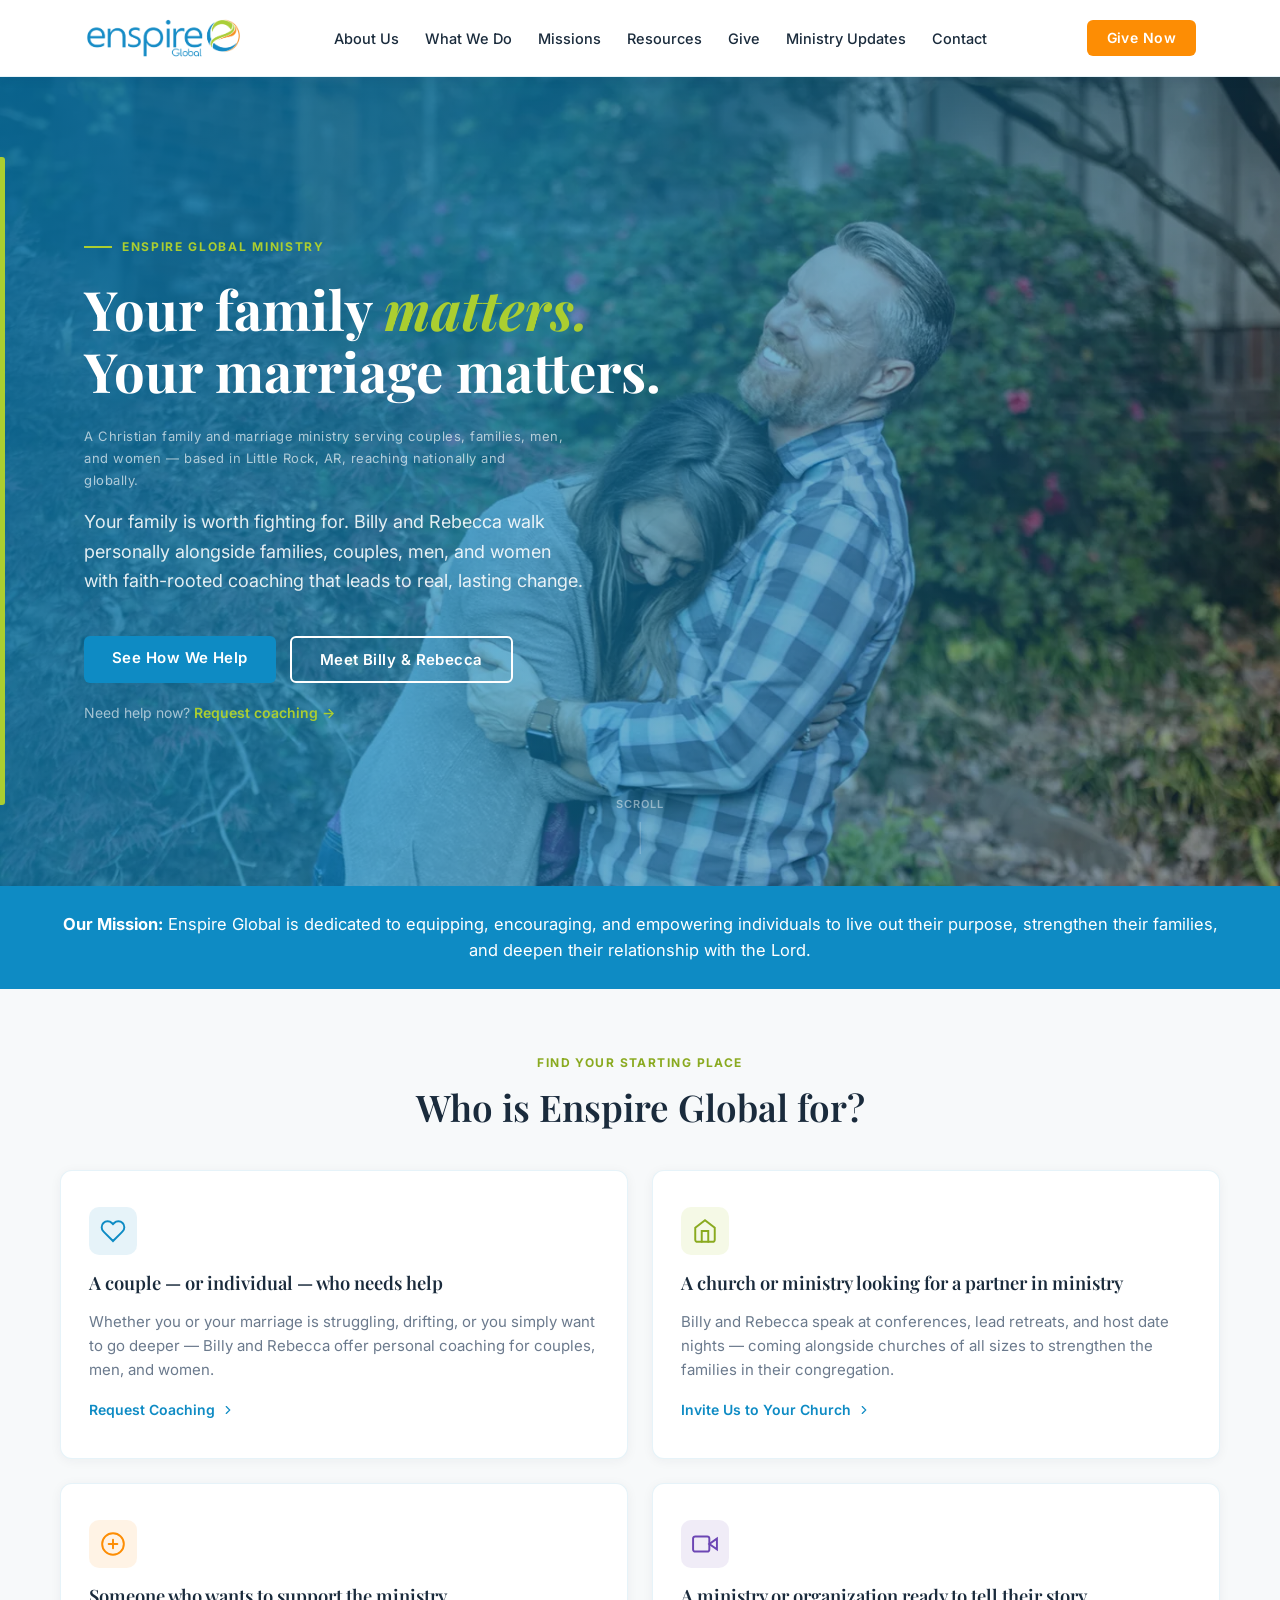
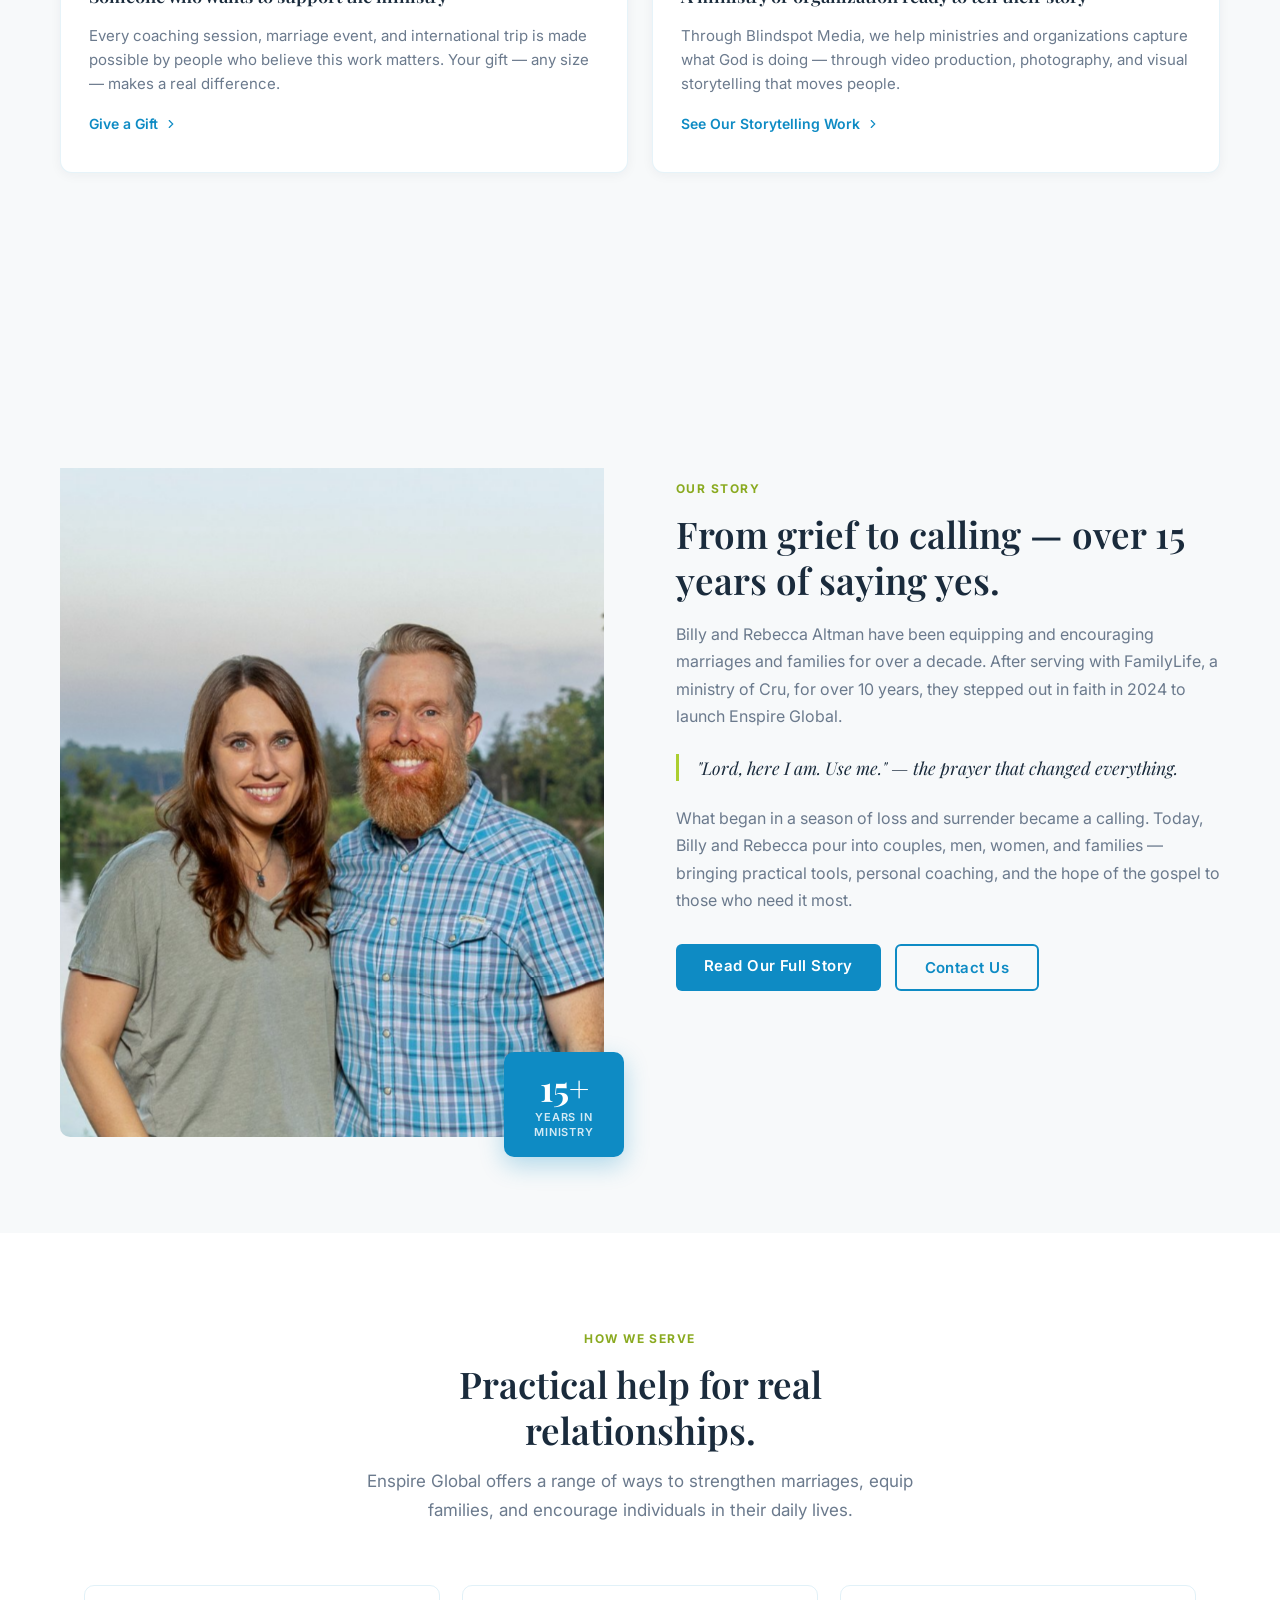
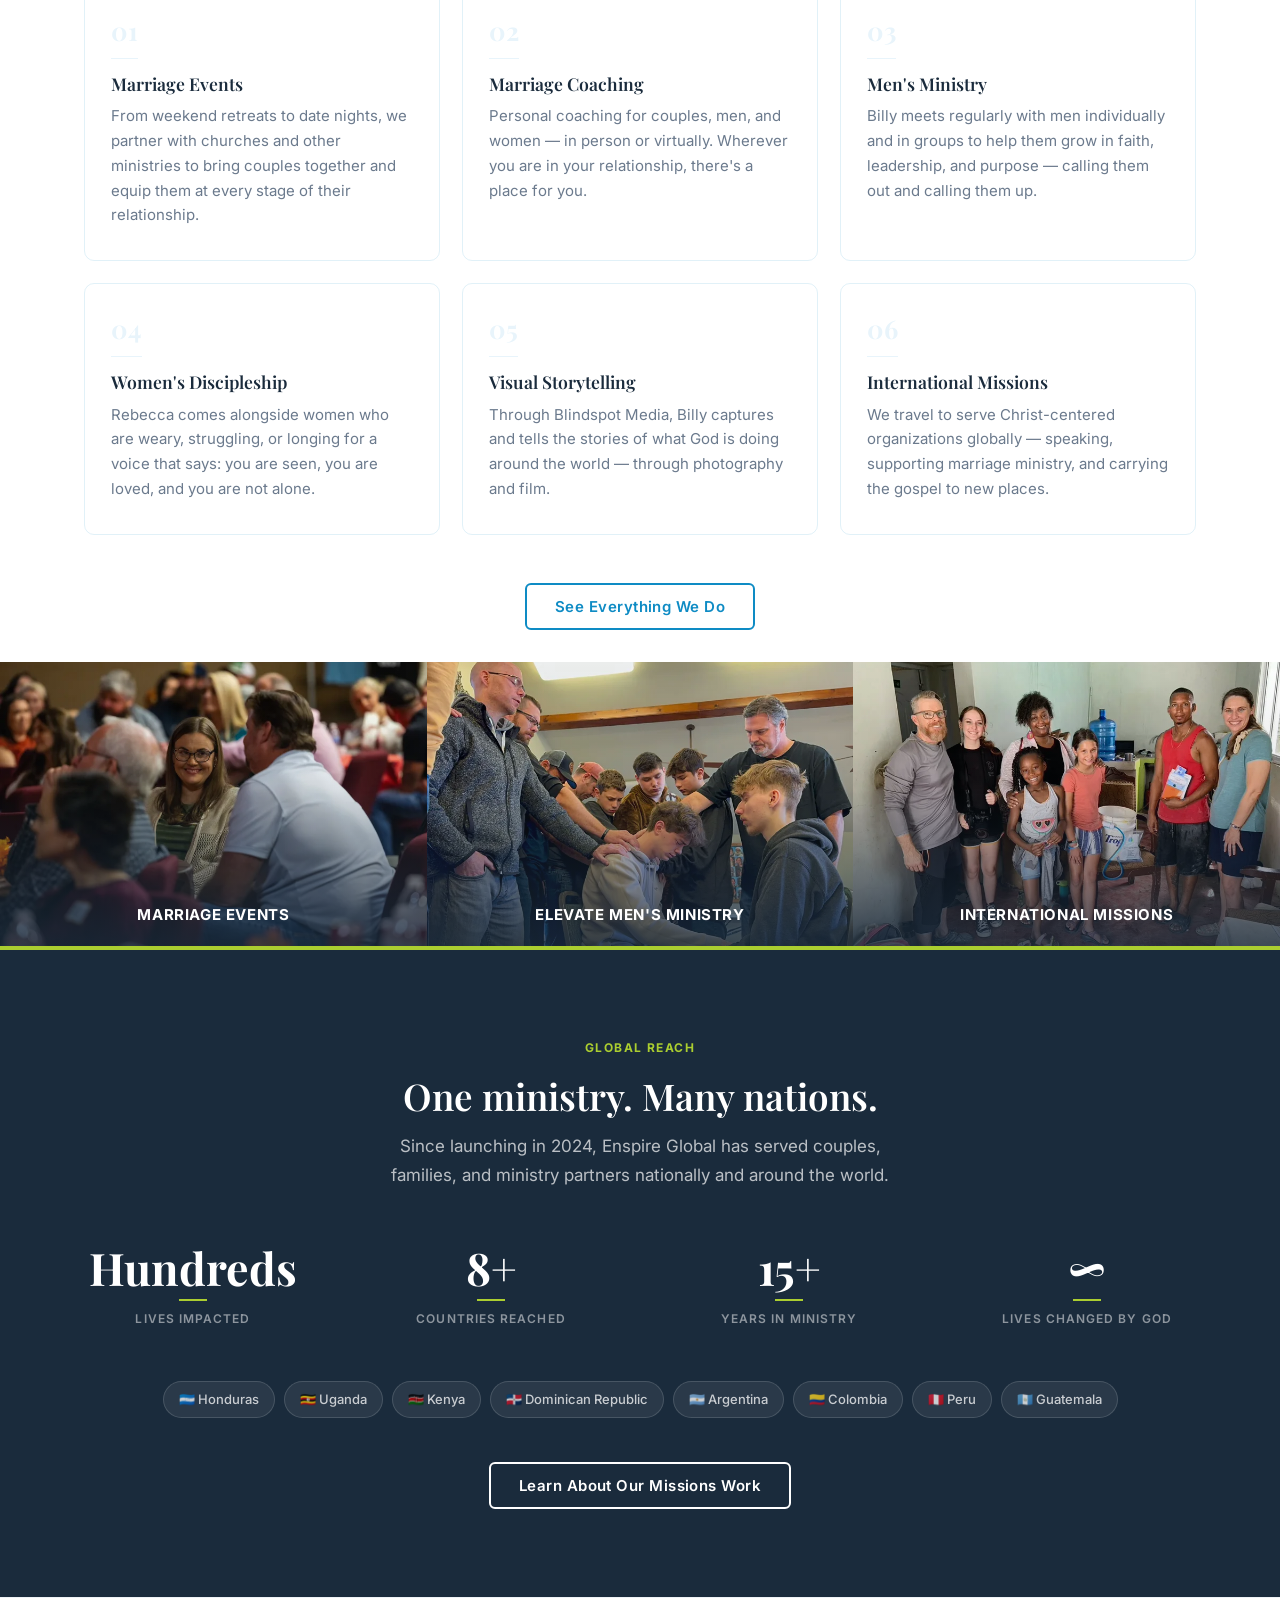
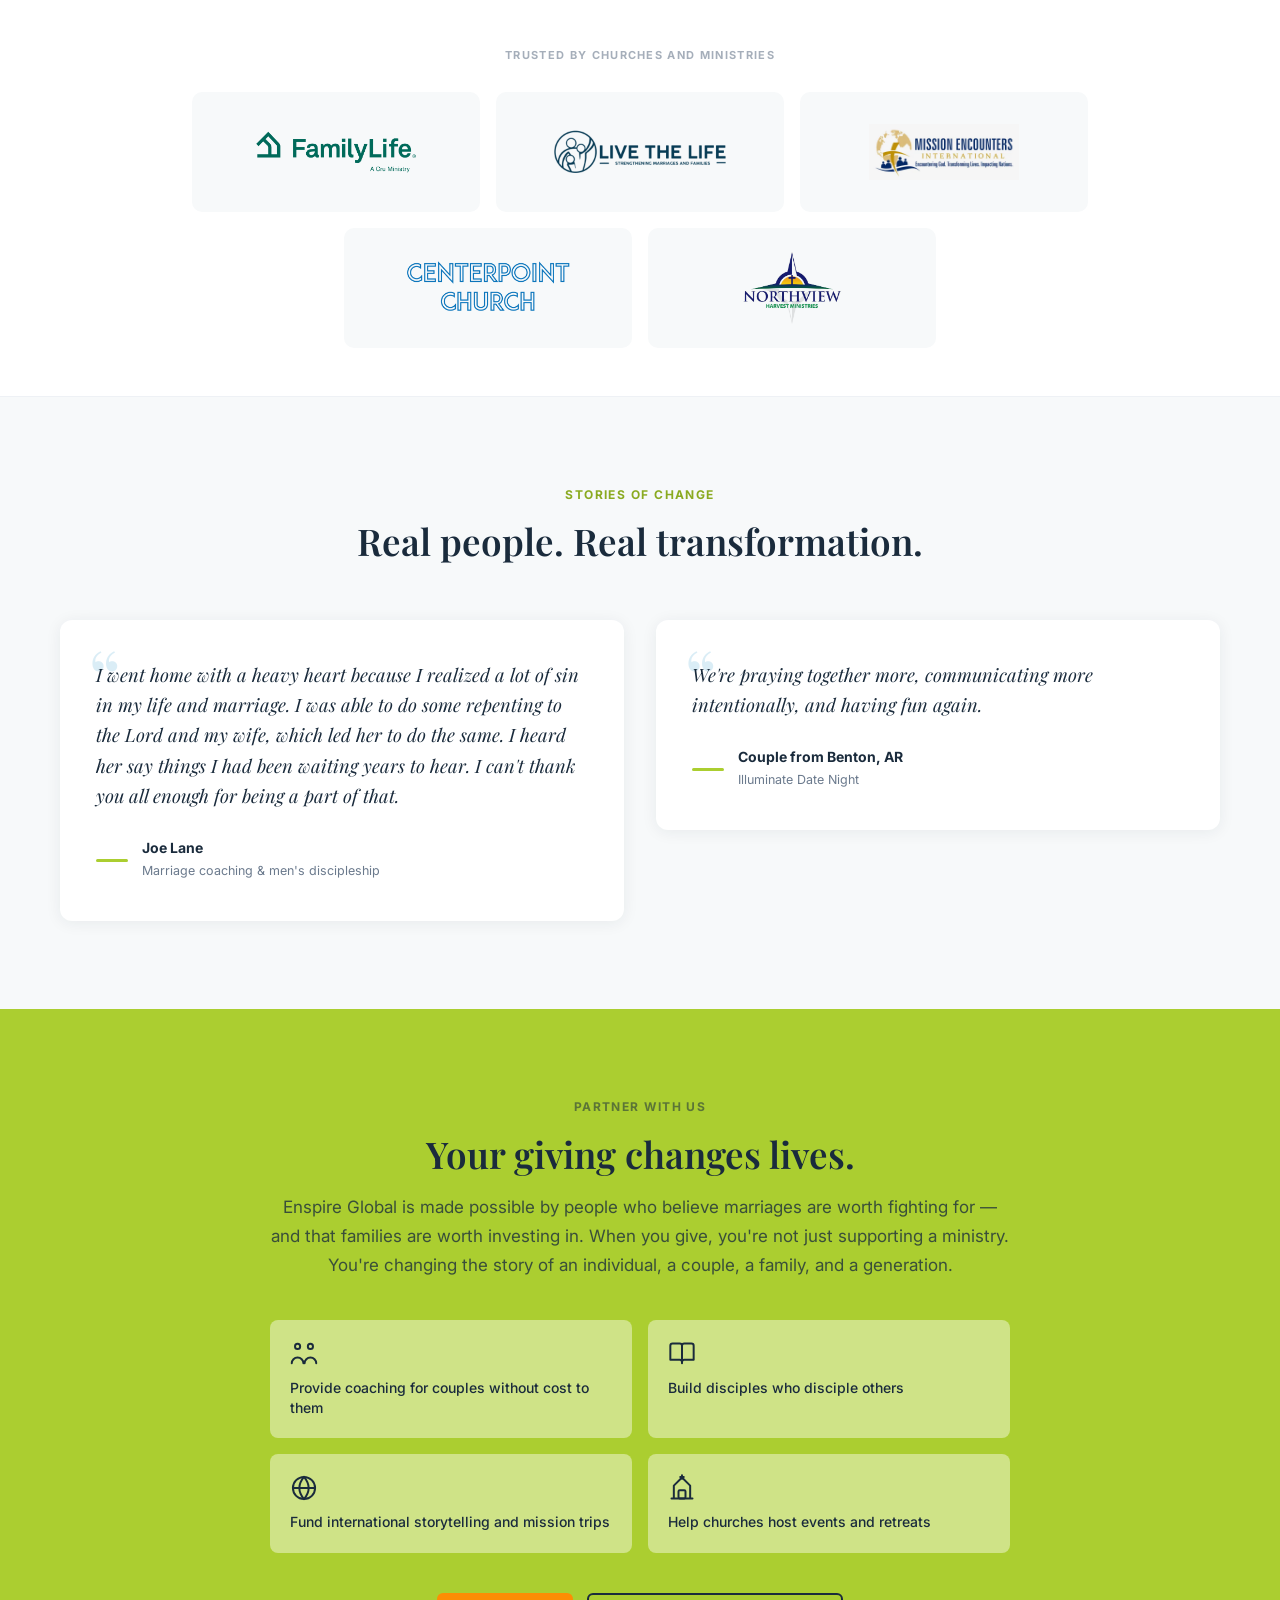
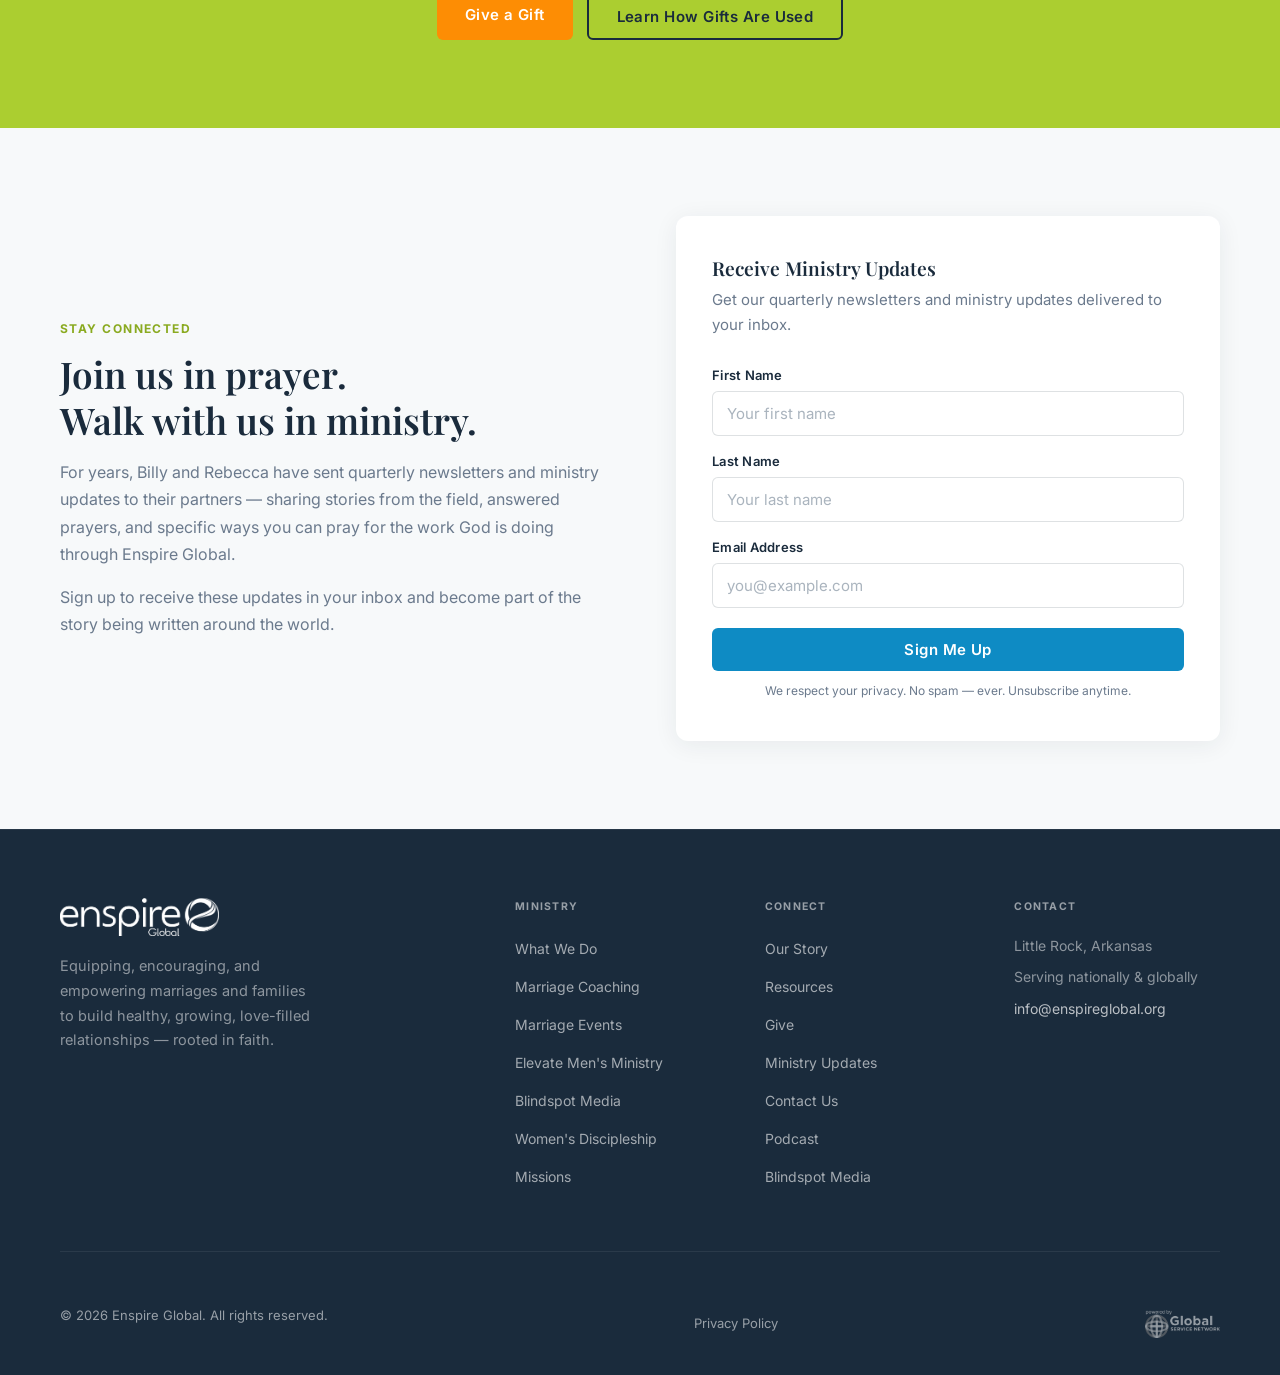
<file: index.html>
<!DOCTYPE html>
<html lang="en">
<head>
<!-- Google tag (gtag.js) -->
<script async src="https://www.googletagmanager.com/gtag/js?id=G-3XN7P70Y5V"></script>
<script>
  window.dataLayer = window.dataLayer || [];
  function gtag(){dataLayer.push(arguments);}
  gtag('js', new Date());
  gtag('config', 'G-3XN7P70Y5V');
</script>
<meta charset="UTF-8">
<meta name="viewport" content="width=device-width, initial-scale=1.0">
<title>Enspire Global — Christian Marriage & Family Ministry | Little Rock, AR</title>
<meta name="robots" content="index, follow">
<meta property="og:type" content="website">
<meta property="og:title" content="Enspire Global — Empowering Families & Marriages">
<meta property="og:description" content="Enspire Global equips, encourages, and empowers marriages and families to build healthy, growing, love-filled relationships — rooted in faith.">
<meta property="og:url" content="https://enspireglobal.org/">
<meta property="og:site_name" content="Enspire Global">
<meta property="og:image" content="https://enspireglobal.org/images/og-image.jpg">
<meta name="twitter:card" content="summary_large_image">
<meta name="twitter:title" content="Enspire Global — Empowering Families & Marriages">
<meta name="twitter:description" content="Enspire Global equips, encourages, and empowers marriages and families to build healthy, growing, love-filled relationships — rooted in faith.">
<meta name="twitter:image" content="https://enspireglobal.org/images/og-image.jpg">
<meta name="description" content="Is your marriage worth fighting for? Enspire Global offers faith-based marriage coaching, events, and discipleship for couples, men, and women — based in Little Rock, AR, serving nationally and globally.">

<link rel="icon" type="image/png" sizes="32x32" href="images/favicon.png?v=3">
<link rel="apple-touch-icon" href="images/favicon.png?v=3">
<link rel="canonical" href="https://enspireglobal.org/">
<link rel="preload" as="image" href="images/photos/hero-homepage.webp" fetchpriority="high">
<link rel="preconnect" href="https://fonts.googleapis.com">
<link rel="preconnect" href="https://fonts.gstatic.com" crossorigin>
<link rel="preload" as="style" href="https://fonts.googleapis.com/css2?family=Playfair+Display:ital,wght@0,400;0,600;0,700;1,400;1,600&family=Inter:wght@300;400;500;600;700&display=swap" onload="this.onload=null;this.rel='stylesheet'">
<noscript><link rel="stylesheet" href="https://fonts.googleapis.com/css2?family=Playfair+Display:ital,wght@0,400;0,600;0,700;1,400;1,600&family=Inter:wght@300;400;500;600;700&display=swap"></noscript>
<link rel="stylesheet" href="site.css?v=20260704">
<style>
/* HERO */
.hero{position:relative;min-height:90vh;display:flex;align-items:center;margin-top:76px;overflow:hidden}
.hero-bg{position:absolute;inset:0;background:linear-gradient(105deg,rgba(10,111,160,.88) 0%,rgba(14,139,196,.65) 38%,rgba(26,43,60,.42) 100%),url('images/photos/hero-homepage.webp') center/cover no-repeat;background-attachment:scroll,scroll}
.hero-bg::after{content:'';position:absolute;left:0;top:10%;bottom:10%;width:5px;background:var(--green);border-radius:0 3px 3px 0}
.hero-content{position:relative;z-index:2;max-width:var(--max-w);margin:0 auto;padding:80px 24px;width:100%}
.hero-inner{max-width:600px}
.hero-eyebrow{color:var(--green);margin-bottom:20px;display:flex;align-items:center;gap:10px;font-size:12px;font-weight:700;letter-spacing:.14em;text-transform:uppercase}
.hero-eyebrow::before{content:'';display:block;width:28px;height:2px;background:var(--green);flex-shrink:0}
.hero h1{color:var(--white);margin-bottom:22px}
.hero h1 em{font-style:italic;color:var(--green)}
.hero-identity{font-size:13px;color:rgba(255,255,255,.65);letter-spacing:.04em;margin-bottom:16px;max-width:480px}
.hero-sub{font-size:18px;color:rgba(255,255,255,.88);line-height:1.65;margin-bottom:40px;max-width:500px}
.hero-actions{display:flex;gap:14px;flex-wrap:wrap}
.hero-scroll{position:absolute;bottom:32px;left:50%;transform:translateX(-50%);color:rgba(255,255,255,.45);font-size:11px;font-weight:600;letter-spacing:.1em;text-transform:uppercase;display:flex;flex-direction:column;align-items:center;gap:8px;z-index:2}
.hero-scroll::after{content:'';display:block;width:1px;height:32px;background:rgba(255,255,255,.28);animation:pulse 2s ease-in-out infinite}
@keyframes pulse{0%,100%{opacity:.28}50%{opacity:.75}}

/* MISSION STRIP */
.mission-strip{background:var(--blue);padding:26px 24px}
.mission-strip-inner{max-width:var(--max-w);margin:0 auto;text-align:center}
.mission-strip p{color:var(--white);font-size:16.5px;line-height:1.55;margin:0}
.mission-strip strong{font-weight:700}

/* SECTION HEADER */
.sec-hdr{text-align:center;max-width:600px;margin:0 auto 60px}
.sec-hdr .eyebrow{margin-bottom:12px}
.sec-hdr h2{color:var(--dark);margin-bottom:14px}
.sec-hdr p{color:var(--gray);font-size:17px}

/* STORY */
.story{background:var(--off-white);padding:96px 24px}
.story-inner{max-width:var(--max-w);margin:0 auto;display:grid;grid-template-columns:1fr 1fr;gap:72px;align-items:center}
.story-img{position:relative}
.story-frame{width:100%;height:460px;border-radius:10px;background:#c0d4e8 url('images/photos/bg-story.webp') center/cover no-repeat}
.story-badge{position:absolute;bottom:-20px;right:-20px;background:var(--blue);color:var(--white);padding:18px 22px;border-radius:10px;text-align:center;box-shadow:0 8px 24px rgba(14,139,196,.3);min-width:120px}
.badge-n{font-family:var(--font-d);font-size:2.2rem;font-weight:700;line-height:1;display:block}
.badge-l{font-size:11px;font-weight:600;letter-spacing:.08em;text-transform:uppercase;opacity:.82;margin-top:5px;display:block;line-height:1.3}
.story-txt .eyebrow{margin-bottom:12px}
.story-txt h2{color:var(--dark);margin-bottom:18px}
.story-txt p{color:var(--gray);font-size:16px}
.story-quote{border-left:3px solid var(--green);padding-left:18px;margin:24px 0;font-family:var(--font-d);font-size:1.1rem;color:var(--dark);font-style:italic;line-height:1.55}
.story-acts{display:flex;gap:14px;flex-wrap:wrap;margin-top:30px}

/* WHAT WE DO */
.wwd{padding:96px 24px 32px;background:var(--white)}
.svc-grid{display:grid;grid-template-columns:repeat(3,1fr);gap:22px;max-width:var(--max-w);margin:0 auto}
.svc{border:1.5px solid rgba(14,139,196,.12);border-radius:10px;padding:32px 26px;transition:border-color .2s ease,box-shadow .2s ease,transform .2s ease}
.svc:hover{border-color:var(--blue);box-shadow:0 6px 24px rgba(14,139,196,.1);transform:translateY(-2px)}
.svc-n{font-family:var(--font-d);font-size:1.6rem;font-weight:700;color:var(--blue-light);line-height:1;margin-bottom:14px;padding-bottom:14px;border-bottom:1.5px solid var(--blue-light);display:inline-block}
.svc h3{color:var(--dark);margin-bottom:9px;font-size:1.1rem}
.svc p{color:var(--gray);font-size:15px;line-height:1.65;margin:0}

/* REACH */
.reach{background:var(--dark);padding:88px 24px;position:relative;overflow:hidden}
.reach-bg{position:absolute;inset:0;background:url('images/photos/bg-reach.webp') center/cover no-repeat;opacity:.08}
.reach-in{position:relative;z-index:2;max-width:var(--max-w);margin:0 auto;text-align:center}
.reach-in .eyebrow{color:var(--green);margin-bottom:14px}
.reach-in h2{color:var(--white);margin-bottom:14px}
.reach-sub{color:rgba(255,255,255,.7);font-size:17px;max-width:520px;margin:0 auto 56px}
.reach-stats{display:grid;grid-template-columns:repeat(4,1fr);gap:32px;margin-bottom:52px}
.stat{text-align:center}
.stat-n{font-family:var(--font-d);font-size:clamp(1.9rem,3.5vw,2.8rem);font-weight:700;color:var(--white);line-height:1;margin-bottom:8px}
.stat-bar{width:28px;height:2px;background:var(--green);margin:8px auto 8px}
.stat-l{font-size:12px;font-weight:600;letter-spacing:.09em;text-transform:uppercase;color:rgba(255,255,255,.5)}
.countries{display:flex;flex-wrap:wrap;gap:9px;justify-content:center;margin-bottom:44px}
.ctag{background:rgba(255,255,255,.07);border:1px solid rgba(255,255,255,.14);color:rgba(255,255,255,.75);padding:6px 15px;border-radius:100px;font-size:13px;font-weight:500}

/* GIVE */
.partners{padding:48px 24px;background:var(--white);border-top:1px solid #eef1f5;border-bottom:1px solid #eef1f5}
.partners-label{text-align:center;font-size:11px;font-weight:700;letter-spacing:.12em;text-transform:uppercase;color:var(--gray);opacity:.6;margin-bottom:28px}
.partners-grid{display:flex;align-items:center;justify-content:center;gap:16px;flex-wrap:wrap;max-width:900px;margin:0 auto}
.partner-card{background:var(--off-white);border-radius:10px;padding:24px 32px;display:flex;align-items:center;justify-content:center;width:calc(33.333% - 12px);height:120px;box-sizing:border-box}
@media(max-width:700px){.partner-card{width:calc(50% - 10px);padding:18px 20px}}
@media(max-width:440px){.partner-card{width:100%}}
.photo-strip{padding:0;background:var(--dark);border-bottom:4px solid var(--green)}
.photo-strip-grid{display:grid;grid-template-columns:repeat(3,1fr);gap:0}
.photo-strip-item{position:relative;overflow:hidden;aspect-ratio:3/2}
.photo-strip-item img{width:100%;height:100%;object-fit:cover;display:block;transition:transform .5s ease}
.photo-strip-item:hover img{transform:scale(1.04)}
.photo-strip-caption{position:absolute;inset:0;background:linear-gradient(to top,rgba(26,43,60,.82) 0%,rgba(26,43,60,.1) 55%,transparent 100%);display:flex;align-items:flex-end;justify-content:center;padding:22px 20px}
.photo-strip-caption span{color:var(--white);font-size:15px;font-weight:700;letter-spacing:.04em;text-transform:uppercase;line-height:1.2;text-align:center}
@media(max-width:640px){.photo-strip-grid{grid-template-columns:1fr}.photo-strip-item{aspect-ratio:4/3}}
.testimonials{padding:88px 24px;background:var(--off-white)}
.testimonials-in{max-width:var(--max-w);margin:0 auto}
.testimonials-in .eyebrow{margin-bottom:12px;display:block;text-align:center}
.testimonials-in>h2{text-align:center;margin-bottom:56px}
.tgrid{display:grid;grid-template-columns:1fr 1fr;gap:32px;align-items:start}
.tcard{background:var(--white);border-radius:12px;padding:40px 36px;box-shadow:0 2px 16px rgba(26,43,60,.07);position:relative}
.tcard::before{content:'\201C';font-family:var(--font-d);font-size:5rem;line-height:1;color:var(--blue);opacity:.15;position:absolute;top:16px;left:28px}
.tquote{font-family:var(--font-d);font-size:1.15rem;line-height:1.65;color:var(--dark);font-style:italic;margin-bottom:28px;position:relative;z-index:1}
.tattrib{display:flex;align-items:center;gap:14px}
.tattrib-bar{width:32px;height:3px;background:var(--green);border-radius:2px;flex-shrink:0}
.tattrib-name{font-size:14px;font-weight:700;color:var(--dark);line-height:1.3}
.tattrib-context{font-size:12.5px;color:var(--gray);margin-top:2px}
.give{background:var(--green);padding:88px 24px}
.give-in{max-width:740px;margin:0 auto;text-align:center}
.give .eyebrow{color:rgba(26,43,60,.55);margin-bottom:14px}
.give h2{color:var(--dark);margin-bottom:16px}
.give-in>p{color:rgba(26,43,60,.78);font-size:17px;line-height:1.7}
.give-grid{display:grid;grid-template-columns:repeat(2,1fr);gap:16px;margin:40px 0;text-align:left}
.g-item{background:rgba(255,255,255,.42);border-radius:8px;padding:20px}
.g-ico{margin-bottom:10px;display:flex;align-items:center}
.g-ico svg{width:28px;height:28px;display:block}
.g-item p{font-size:14px;color:var(--dark);font-weight:500;line-height:1.45;margin:0}
.give-acts{display:flex;gap:14px;justify-content:center;flex-wrap:wrap;margin-top:32px}

/* PRAYER / SIGNUP */
.prayer{padding:88px 24px;background:var(--off-white)}
.prayer-in{max-width:var(--max-w);margin:0 auto;display:grid;grid-template-columns:1fr 1fr;gap:72px;align-items:center}
.prayer-txt .eyebrow{margin-bottom:12px}
.prayer-txt h2{color:var(--dark);margin-bottom:16px}
.prayer-txt p{color:var(--gray);font-size:16px}
.signup{background:var(--white);border-radius:12px;padding:40px 36px;box-shadow:0 4px 24px rgba(26,43,60,.07)}
.signup h3{color:var(--dark);margin-bottom:6px;font-size:1.2rem}
.form-sub{color:var(--gray);font-size:15px;margin-bottom:26px}
.ff{margin-bottom:14px}
.ff label{display:block;font-size:13px;font-weight:600;color:var(--dark);margin-bottom:5px;letter-spacing:.02em}
.ff input{width:100%;padding:12px 14px;border:1.5px solid rgba(26,43,60,.14);border-radius:var(--r);font-family:var(--font-b);font-size:15px;color:var(--dark);background:var(--white);transition:border-color .2s ease,box-shadow .2s ease;outline:none}
.ff input:focus{border-color:var(--blue);box-shadow:0 0 0 3px rgba(14,139,196,.1)}
.ff input::placeholder{color:#aab4be}
.fsub{width:100%;margin-top:6px;font-size:15px;padding:14px}
.fpriv{font-size:12px;color:var(--gray);margin-top:10px;text-align:center}

/* RESPONSIVE */
@media(max-width:1024px){
 .svc-grid{grid-template-columns:1fr 1fr}
 .reach-stats{grid-template-columns:repeat(2,1fr);gap:36px}
}
@media(max-width:768px){
 .hero{min-height:80vh}
 .hero-content{padding:56px 24px}
 .svc-grid{grid-template-columns:1fr}
 .story-inner{grid-template-columns:1fr;gap:48px}
 .story-badge{right:0;bottom:-14px}
 .reach-stats{grid-template-columns:1fr 1fr}
 .give-grid{grid-template-columns:1fr}
 .prayer-in{grid-template-columns:1fr;gap:40px}
 .hero-actions{flex-direction:column;max-width:260px}
 .story-acts{flex-direction:column;max-width:260px}
}
@media(max-width:480px){
 .reach-stats{grid-template-columns:1fr 1fr;gap:24px}
 .tgrid{grid-template-columns:1fr}
 .signup{padding:28px 20px}
}

/* WHO IS THIS FOR */
.wif{padding:64px 24px;background:var(--off-white)}
.wif-inner{max-width:var(--max-w);margin:0 auto}
.wif-header{text-align:center;margin-bottom:40px}
.wif-header .eyebrow{margin-bottom:10px}
.wif-header h2{color:var(--dark)}
.wif-grid{display:grid;grid-template-columns:repeat(2,1fr);gap:24px}
.wif-card{background:var(--white);border-radius:12px;padding:36px 28px;border:1.5px solid rgba(14,139,196,.1);box-shadow:0 2px 12px rgba(26,43,60,.05);display:flex;flex-direction:column;gap:16px;transition:box-shadow .2s ease,transform .2s ease}
.wif-card:hover{box-shadow:0 8px 28px rgba(26,43,60,.1);transform:translateY(-2px)}
.wif-icon{width:48px;height:48px;border-radius:10px;display:flex;align-items:center;justify-content:center;flex-shrink:0}
.wif-card h3{font-family:var(--font-d);font-size:1.15rem;font-weight:600;color:var(--dark);margin:0}
.wif-card p{font-size:15px;color:var(--gray);line-height:1.6;margin:0;flex:1}
.wif-card a{font-size:14px;font-weight:600;color:var(--blue);display:inline-flex;align-items:center;gap:6px;transition:gap .2s ease}
.wif-card a:hover{gap:10px}
@media(max-width:768px){.wif-grid{grid-template-columns:1fr}}

/* === PARALLAX + SCROLL ANIMATIONS === */
@media(min-width:769px){
 .reach-bg{background-attachment:fixed}
}
</style>
<script type="application/ld+json">
{
  "@context": "https://schema.org",
  "@type": "Organization",
  "name": "Enspire Global",
  "url": "https://enspireglobal.org",
  "logo": "https://enspireglobal.org/images/logos/enspire-global-color.png",
  "description": "A Christian marriage and family ministry offering coaching, events, men's and women's discipleship, and international missions.",
  "address": {
    "@type": "PostalAddress",
    "addressLocality": "Little Rock",
    "addressRegion": "AR",
    "addressCountry": "US"
  },
  "contactPoint": {
    "@type": "ContactPoint",
    "email": "info@enspireglobal.org",
    "contactType": "customer support"
  },
  "sameAs": [
    "https://www.blindspot.media"
  ]
}
</script>
</head>
<body>
<a href="#main-content" class="skip-link">Skip to main content</a>

<!-- NAV -->
<nav class="site-nav" aria-label="Main navigation">
 <div class="nav-inner">
  <a href="/" class="nav-logo active-home" aria-label="Enspire Global Home">
   <img src="images/logos/enspire-global-color.png" alt="Enspire Global" style="height:44px;width:auto;display:block;">
  </a>
  <ul class="nav-links">
      <li><a href="/about">About Us</a></li>
      <li><a href="/what-we-do">What We Do</a></li>
      <li><a href="/missions">Missions</a></li>
      <li><a href="/resources">Resources</a></li>
      <li><a href="/give">Give</a></li>
      <li><a href="/updates">Ministry Updates</a></li>
      <li><a href="/contact">Contact</a></li>
    </ul>
<a href="https://give.globalservicenetwork.org/giftcart/give.aspx?desig=51023003" class="btn btn-give nav-cta" target="_blank" rel="noopener noreferrer">Give Now</a>
  <button class="nav-burger" aria-label="Toggle menu" aria-expanded="false" onclick="var o=document.getElementById('mn').classList.toggle('open');this.setAttribute('aria-expanded',o);if(o){var f=document.querySelector('.mob-nav a');if(f)f.focus();}"> <span></span><span></span><span></span></button>
 </div>
</nav>
<div class="mob-nav" id="mn" aria-label="Mobile navigation">
 <ul>
    <li><a href="/about">About Us</a></li>
    <li><a href="/what-we-do">What We Do</a></li>
    <li><a href="/missions">Missions</a></li>
    <li><a href="/resources">Resources</a></li>
    <li><a href="/give">Give</a></li>
    <li><a href="/updates">Ministry Updates</a></li>
    <li><a href="/contact">Contact</a></li>
  </ul>
 <div class="mob-cta">
    <a href="https://give.globalservicenetwork.org/giftcart/give.aspx?desig=51023003" class="btn btn-give" target="_blank" rel="noopener noreferrer">Give Now</a>
    <a href="/contact" class="btn btn-outline-blue">Contact Us</a>
  </div>
</div>

<main id="main-content">
<!-- HERO -->
<section class="hero" aria-label="Hero">
 <div class="hero-bg" role="img" aria-label="Couple embracing at golden hour, representing the heart of Enspire Global"></div>
 <div class="hero-content">
  <div class="hero-inner">
   <p class="hero-eyebrow">Enspire Global Ministry</p>
   <h1>Your family <em>matters.</em><br>Your marriage matters.</h1>
   <p class="hero-identity">A Christian family and marriage ministry serving couples, families, men, and women — based in Little Rock, AR, reaching nationally and globally.</p>
   <p class="hero-sub">Your family is worth fighting for. Billy and Rebecca walk personally alongside families, couples, men, and women with faith-rooted coaching that leads to real, lasting change.</p>
   <div class="hero-actions">
    <a href="/what-we-do" class="btn btn-primary">See How We Help</a>
    <a href="/about" class="btn btn-outline">Meet Billy &amp; Rebecca</a>
   </div>
   <p style="margin-top:18px;font-size:14px;color:rgba(255,255,255,.6);">Need help now? <a href="/what-we-do#coaching-request" style="color:var(--green);font-weight:600;">Request coaching →</a></p>
  </div>
 </div>
 <div class="hero-scroll" aria-hidden="true">Scroll</div>
</section>

<!-- MISSION STRIP -->
<section class="mission-strip" aria-label="Mission statement">
 <div class="mission-strip-inner">
  <p><strong>Our Mission:</strong> Enspire Global is dedicated to equipping, encouraging, and empowering individuals to live out their purpose, strengthen their families, and deepen their relationship with the Lord.</p>
 </div>
</section>

<!-- WHO IS THIS FOR -->
<section class="wif" aria-labelledby="wif-h">
 <div class="wif-inner">
  <div class="wif-header">
   <span class="eyebrow">Find Your Starting Place</span>
   <h2 id="wif-h">Who is Enspire Global for?</h2>
  </div>
  <div class="wif-grid">
   <div class="wif-card">
    <div class="wif-icon" style="background:rgba(14,139,196,.1)">
     <svg viewBox="0 0 24 24" fill="none" stroke="#0E8BC4" stroke-width="1.8" stroke-linecap="round" width="26" height="26"><path d="M20.84 4.61a5.5 5.5 0 0 0-7.78 0L12 5.67l-1.06-1.06a5.5 5.5 0 0 0-7.78 7.78l1.06 1.06L12 21.23l7.78-7.78 1.06-1.06a5.5 5.5 0 0 0 0-7.78z"/></svg>
    </div>
    <h3>A couple — or individual — who needs help</h3>
    <p>Whether you or your marriage is struggling, drifting, or you simply want to go deeper — Billy and Rebecca offer personal coaching for couples, men, and women.</p>
    <a href="/what-we-do#coaching-request">Request Coaching <svg viewBox="0 0 24 24" fill="none" stroke="currentColor" stroke-width="2" stroke-linecap="round" width="14" height="14"><polyline points="9 18 15 12 9 6"/></svg></a>
   </div>
   <div class="wif-card">
    <div class="wif-icon" style="background:rgba(171,206,48,.12)">
     <svg viewBox="0 0 24 24" fill="none" stroke="#8aaa20" stroke-width="1.8" stroke-linecap="round" width="26" height="26"><path d="M3 9l9-7 9 7v11a2 2 0 0 1-2 2H5a2 2 0 0 1-2-2z"/><polyline points="9 22 9 12 15 12 15 22"/></svg>
    </div>
    <h3>A church or ministry looking for a partner in ministry</h3>
    <p>Billy and Rebecca speak at conferences, lead retreats, and host date nights — coming alongside churches of all sizes to strengthen the families in their congregation.</p>
    <a href="/what-we-do#church-invite">Invite Us to Your Church <svg viewBox="0 0 24 24" fill="none" stroke="currentColor" stroke-width="2" stroke-linecap="round" width="14" height="14"><polyline points="9 18 15 12 9 6"/></svg></a>
   </div>
   <div class="wif-card">
    <div class="wif-icon" style="background:rgba(253,141,4,.1)">
     <svg viewBox="0 0 24 24" fill="none" stroke="#FD8D04" stroke-width="1.8" stroke-linecap="round" width="26" height="26"><circle cx="12" cy="12" r="10"/><line x1="12" y1="8" x2="12" y2="16"/><line x1="8" y1="12" x2="16" y2="12"/></svg>
    </div>
    <h3>Someone who wants to support the ministry</h3>
    <p>Every coaching session, marriage event, and international trip is made possible by people who believe this work matters. Your gift — any size — makes a real difference.</p>
    <a href="/give">Give a Gift <svg viewBox="0 0 24 24" fill="none" stroke="currentColor" stroke-width="2" stroke-linecap="round" width="14" height="14"><polyline points="9 18 15 12 9 6"/></svg></a>
   </div>
   <div class="wif-card">
    <div class="wif-icon" style="background:rgba(108,70,180,.1)">
     <svg viewBox="0 0 24 24" fill="none" stroke="#6C46B4" stroke-width="1.8" stroke-linecap="round" width="26" height="26"><path d="M23 7l-7 5 7 5V7z"/><rect x="1" y="5" width="15" height="14" rx="2" ry="2"/></svg>
    </div>
    <h3>A ministry or organization ready to tell their story</h3>
    <p>Through Blindspot Media, we help ministries and organizations capture what God is doing — through video production, photography, and visual storytelling that moves people.</p>
    <a href="/what-we-do#blindspot">See Our Storytelling Work <svg viewBox="0 0 24 24" fill="none" stroke="currentColor" stroke-width="2" stroke-linecap="round" width="14" height="14"><polyline points="9 18 15 12 9 6"/></svg></a>
   </div>
  </div>
 </div>
</section>

<!-- STORY -->
<section class="story" id="story" aria-labelledby="sh">
 <div class="story-inner">
  <div class="story-img">
   <picture><source srcset="images/photos/billy-rebecca-story.webp" type="image/webp"><img src="images/photos/billy-rebecca-story.jpg" alt="Billy and Rebecca Altman — founders of Enspire Global" class="story-frame" loading="lazy" width="812" height="1200" style="width:100%;height:auto;display:block;border-radius:10px;"></picture>
   <div class="story-badge">
    <span class="badge-n">15+</span>
    <span class="badge-l">Years in<br>Ministry</span>
   </div>
  </div>
  <div class="story-txt">
   <span class="eyebrow">Our Story</span>
   <h2 id="sh">From grief to calling — over 15 years of saying yes.</h2>
   <p>Billy and Rebecca Altman have been equipping and encouraging marriages and families for over a decade. After serving with FamilyLife, a ministry of Cru, for over 10 years, they stepped out in faith in 2024 to launch Enspire Global.</p>
   <blockquote class="story-quote">"Lord, here I am. Use me." — the prayer that changed everything.</blockquote>
   <p>What began in a season of loss and surrender became a calling. Today, Billy and Rebecca pour into couples, men, women, and families — bringing practical tools, personal coaching, and the hope of the gospel to those who need it most.</p>
   <div class="story-acts">
    <a href="/about" class="btn btn-primary">Read Our Full Story</a>
    <a href="/contact" class="btn btn-outline-blue">Contact Us</a>
   </div>
  </div>
 </div>
</section>

<!-- WHAT WE DO -->
<section class="wwd" id="what-we-do" aria-labelledby="wwdh">
 <div class="container">
  <div class="sec-hdr">
   <span class="eyebrow">How We Serve</span>
   <h2 id="wwdh">Practical help for real relationships.</h2>
   <p>Enspire Global offers a range of ways to strengthen marriages, equip families, and encourage individuals in their daily lives.</p>
  </div>
  <div class="svc-grid">
   <div class="svc">
    <div class="svc-n">01</div>
    <h3>Marriage Events</h3>
    <p>From weekend retreats to date nights, we partner with churches and other ministries to bring couples together and equip them at every stage of their relationship.</p>
   </div>
   <div class="svc">
    <div class="svc-n">02</div>
    <h3>Marriage Coaching</h3>
    <p>Personal coaching for couples, men, and women — in person or virtually. Wherever you are in your relationship, there's a place for you.</p>
   </div>
   <div class="svc">
    <div class="svc-n">03</div>
    <h3>Men's Ministry</h3>
    <p>Billy meets regularly with men individually and in groups to help them grow in faith, leadership, and purpose — calling them out and calling them up.</p>
   </div>
   <div class="svc">
    <div class="svc-n">04</div>
    <h3>Women's Discipleship</h3>
    <p>Rebecca comes alongside women who are weary, struggling, or longing for a voice that says: you are seen, you are loved, and you are not alone.</p>
   </div>
   <div class="svc">
    <div class="svc-n">05</div>
    <h3>Visual Storytelling</h3>
    <p>Through Blindspot Media, Billy captures and tells the stories of what God is doing around the world — through photography and film.</p>
   </div>
   <div class="svc">
    <div class="svc-n">06</div>
    <h3>International Missions</h3>
    <p>We travel to serve Christ-centered organizations globally — speaking, supporting marriage ministry, and carrying the gospel to new places.</p>
   </div>
  </div>
  <div style="text-align:center;margin-top:48px">
   <a href="/what-we-do" class="btn btn-outline-blue">See Everything We Do</a>
  </div>
 </div>
</section>

<!-- PHOTO STRIP -->
<section class="photo-strip" aria-label="Ministry in action">
 <div class="photo-strip-grid">
  <div class="photo-strip-item">
   <picture><source srcset="images/photos/action-marriage-event.webp" type="image/webp"><img src="images/photos/action-marriage-event.jpg" alt="Couples at a marriage event" loading="lazy"></picture>
   <div class="photo-strip-caption"><span>Marriage Events</span></div>
  </div>
  <div class="photo-strip-item">
   <picture><source srcset="images/photos/action-elevate.webp" type="image/webp"><img src="images/photos/action-elevate.jpg" alt="Men praying together at an Elevate retreat" loading="lazy"></picture>
   <div class="photo-strip-caption"><span>Elevate Men's Ministry</span></div>
  </div>
  <div class="photo-strip-item">
   <picture><source srcset="images/photos/action-missions.webp" type="image/webp"><img src="images/photos/action-missions.jpg" alt="Enspire Global team on the mission field" loading="lazy"></picture>
   <div class="photo-strip-caption"><span>International Missions</span></div>
  </div>
 </div>
</section>

<!-- REACH -->
<section class="reach" aria-labelledby="rh">
 <div class="reach-bg" role="presentation"></div>
 <div class="reach-in">
  <span class="eyebrow">Global Reach</span>
  <h2 id="rh">One ministry. Many nations.</h2>
  <p class="reach-sub">Since launching in 2024, Enspire Global has served couples, families, and ministry partners nationally and around the world.</p>
  <div class="reach-stats">
   <div class="stat"><div class="stat-n">Hundreds</div><div class="stat-bar"></div><div class="stat-l">Lives Impacted</div></div>
   <div class="stat"><div class="stat-n">8+</div><div class="stat-bar"></div><div class="stat-l">Countries Reached</div></div>
   <div class="stat"><div class="stat-n">15+</div><div class="stat-bar"></div><div class="stat-l">Years in Ministry</div></div>
   <div class="stat"><div class="stat-n">∞</div><div class="stat-bar"></div><div class="stat-l">Lives Changed by God</div></div>
  </div>
  <div class="countries" aria-label="Countries served">
   <span class="ctag">🇭🇳 Honduras</span>
   <span class="ctag">🇺🇬 Uganda</span>
   <span class="ctag">🇰🇪 Kenya</span>
   <span class="ctag">🇩🇴 Dominican Republic</span>
   <span class="ctag">🇦🇷 Argentina</span>
   <span class="ctag">🇨🇴 Colombia</span>
   <span class="ctag">🇵🇪 Peru</span>
   <span class="ctag">🇬🇹 Guatemala</span>
  </div>
  <a href="/missions" class="btn btn-outline">Learn About Our Missions Work</a>
 </div>
</section>

<!-- PARTNER LOGOS -->
<section class="partners" aria-label="Ministry Partners">
 <div class="container">
  <p class="partners-label">Trusted by churches and ministries</p>
  <div class="partners-grid">
   <div class="partner-card"><img src="images/logos/partner-familylife.png" alt="FamilyLife" loading="lazy" style="max-height:56px;max-width:180px;width:auto;margin:0 auto;display:block;"></div>
   <div class="partner-card"><img src="images/logos/partner-livethelife.png" alt="Live the Life" loading="lazy" style="max-height:56px;max-width:180px;width:auto;margin:0 auto;display:block;mix-blend-mode:multiply;"></div>
   <div class="partner-card"><img src="images/logos/partner-mission-encounters.png" alt="Mission Encounters International" loading="lazy" style="max-height:56px;max-width:180px;width:auto;margin:0 auto;display:block;"></div>
   <div class="partner-card"><img src="images/logos/partner-centerpoint.png" alt="CenterPoint Church" loading="lazy" style="max-height:56px;max-width:180px;width:auto;margin:0 auto;display:block;"></div>
   <div class="partner-card"><img src="images/logos/partner-northview.png" alt="Northview Harvest Ministries" loading="lazy" style="max-height:100px;max-width:220px;width:auto;margin:0 auto;display:block;mix-blend-mode:multiply;"></div>
  </div>
 </div>
</section>

<!-- TESTIMONIALS -->
<section class="testimonials" aria-labelledby="th">
 <div class="testimonials-in">
  <span class="eyebrow">Stories of Change</span>
  <h2 id="th">Real people. Real transformation.</h2>
  <div class="tgrid">
   <div class="tcard">
    <p class="tquote">I went home with a heavy heart because I realized a lot of sin in my life and marriage. I was able to do some repenting to the Lord and my wife, which led her to do the same. I heard her say things I had been waiting years to hear. I can't thank you all enough for being a part of that.</p>
    <div class="tattrib">
     <div class="tattrib-bar"></div>
     <div>
      <div class="tattrib-name">Joe Lane</div>
      <div class="tattrib-context">Marriage coaching & men's discipleship</div>
     </div>
    </div>
   </div>
   <div class="tcard">
    <p class="tquote">We're praying together more, communicating more intentionally, and having fun again.</p>
    <div class="tattrib">
     <div class="tattrib-bar"></div>
     <div>
      <div class="tattrib-name">Couple from Benton, AR</div>
      <div class="tattrib-context">Illuminate Date Night</div>
     </div>
    </div>
   </div>
  </div>
 </div>
</section>

<!-- GIVE -->
<section class="give" id="give" aria-labelledby="gh">
 <div class="give-in">
  <span class="eyebrow">Partner With Us</span>
  <h2 id="gh">Your giving changes lives.</h2>
  <p>Enspire Global is made possible by people who believe marriages are worth fighting for — and that families are worth investing in. When you give, you're not just supporting a ministry. You're changing the story of an individual, a couple, a family, and a generation.</p>
  <div class="give-grid">
   <div class="g-item">
    <div class="g-ico">
     <!-- Two people, clearly separated -->
     <svg viewBox="0 0 24 24" fill="none" xmlns="http://www.w3.org/2000/svg" aria-hidden="true">
      <circle cx="6.5" cy="5.5" r="2.2" stroke="#1A2B3C" stroke-width="1.7" fill="none"/>
      <path d="M1.5 20c0-2.761 2.239-5 5-5s5 2.239 5 5" stroke="#1A2B3C" stroke-width="1.7" stroke-linecap="round" fill="none"/>
      <circle cx="17.5" cy="5.5" r="2.2" stroke="#1A2B3C" stroke-width="1.7" fill="none"/>
      <path d="M12.5 20c0-2.761 2.239-5 5-5s5 2.239 5 5" stroke="#1A2B3C" stroke-width="1.7" stroke-linecap="round" fill="none"/>
     </svg>
    </div>
    <p>Provide coaching for couples without cost to them</p>
   </div>
   <div class="g-item">
    <div class="g-ico">
     <!-- Open book with ribbon -->
     <svg viewBox="0 0 24 24" fill="none" xmlns="http://www.w3.org/2000/svg" aria-hidden="true">
      <path d="M12 20V6" stroke="#1A2B3C" stroke-width="1.7" stroke-linecap="round"/>
      <path d="M2 5c0-1.105.895-2 2-2h6a2 2 0 0 1 2 2v14a2 2 0 0 0-2-2H2V5z" stroke="#1A2B3C" stroke-width="1.7" stroke-linejoin="round" fill="none"/>
      <path d="M22 5c0-1.105-.895-2-2-2h-6a2 2 0 0 0-2 2v14a2 2 0 0 1 2-2h8V5z" stroke="#1A2B3C" stroke-width="1.7" stroke-linejoin="round" fill="none"/>
     </svg>
    </div>
    <p>Build disciples who disciple others</p>
   </div>
   <div class="g-item">
    <div class="g-ico">
     <!-- Globe / international -->
     <svg viewBox="0 0 24 24" fill="none" xmlns="http://www.w3.org/2000/svg" aria-hidden="true">
      <circle cx="12" cy="12" r="9.5" stroke="#1A2B3C" stroke-width="1.7" fill="none"/>
      <path d="M2.5 12h19M12 2.5c-2.5 3-4 6-4 9.5s1.5 6.5 4 9.5M12 2.5c2.5 3 4 6 4 9.5s-1.5 6.5-4 9.5" stroke="#1A2B3C" stroke-width="1.7" stroke-linecap="round" fill="none"/>
     </svg>
    </div>
    <p>Fund international storytelling and mission trips</p>
   </div>
   <div class="g-item">
    <div class="g-ico">
     <!-- Church / building -->
     <svg viewBox="0 0 24 24" fill="none" xmlns="http://www.w3.org/2000/svg" aria-hidden="true">
      <path d="M3 21h18M5 21V10l7-7 7 7v11" stroke="#1A2B3C" stroke-width="1.7" stroke-linecap="round" stroke-linejoin="round" fill="none"/>
      <rect x="9" y="14" width="6" height="7" rx="1" stroke="#1A2B3C" stroke-width="1.7" fill="none"/>
      <line x1="12" y1="4" x2="12" y2="1" stroke="#1A2B3C" stroke-width="1.7" stroke-linecap="round"/>
      <line x1="10.5" y1="2.5" x2="13.5" y2="2.5" stroke="#1A2B3C" stroke-width="1.7" stroke-linecap="round"/>
     </svg>
    </div>
    <p>Help churches host events and retreats</p>
   </div>
  </div>
  <div class="give-acts">
   <a href="/give" class="btn btn-give">Give a Gift</a>
   <a href="/give" class="btn btn-outline-dark">Learn How Gifts Are Used</a>
  </div>
 </div>
</section>

<!-- PRAYER / EMAIL SIGNUP -->
<section class="prayer" id="updates" aria-labelledby="prh">
 <div class="prayer-in">
  <div class="prayer-txt">
   <span class="eyebrow">Stay Connected</span>
   <h2 id="prh">Join us in prayer.<br>Walk with us in ministry.</h2>
   <p>For years, Billy and Rebecca have sent quarterly newsletters and ministry updates to their partners — sharing stories from the field, answered prayers, and specific ways you can pray for the work God is doing through Enspire Global.</p>
   <p>Sign up to receive these updates in your inbox and become part of the story being written around the world.</p>
  </div>
  <div class="signup" role="form" aria-label="Ministry updates signup form">
   <h3>Receive Ministry Updates</h3>
   <p class="form-sub">Get our quarterly newsletters and ministry updates delivered to your inbox.</p>
   <input type="checkbox" name="botcheck" style="display:none" tabindex="-1" aria-hidden="true">
   <div class="ff">
    <label for="fn">First Name</label>
    <input type="text" id="fn" name="fn" placeholder="Your first name" autocomplete="given-name">
   </div>
   <div class="ff">
    <label for="ln">Last Name</label>
    <input type="text" id="ln" name="ln" placeholder="Your last name" autocomplete="family-name">
   </div>
   <div class="ff">
    <label for="em">Email Address</label>
    <input type="email" id="em" name="em" placeholder="you@example.com" autocomplete="email" required>
   </div>
   <p id="idx-err" style="display:none;color:#c0392b;font-size:14px;margin-bottom:10px;" role="alert"></p>
   <button type="button" class="btn btn-primary fsub">Sign Me Up</button>
   <p class="fpriv">We respect your privacy. No spam — ever. Unsubscribe anytime.</p>
  </div>
 </div>
</section>

<!-- FOOTER -->
</main>
<footer class="footer" aria-label="Site footer">
 <div class="footer-in">
  <div class="footer-top">
   <div class="fbrand">
    <div class="fbrand-logo">
    <img src="images/logos/enspire-global-white.png" alt="Enspire Global" style="height:38px;width:auto;display:block;">
    </div>
    <p>Equipping, encouraging, and empowering marriages and families to build healthy, growing, love-filled relationships — rooted in faith.</p>
   </div>
   <div class="footer-col">
    <h4>Ministry</h4>
    <ul>
     <li><a href="/what-we-do">What We Do</a></li>
     <li><a href="/what-we-do#coaching">Marriage Coaching</a></li>
     <li><a href="/what-we-do#marriage-events">Marriage Events</a></li>
     <li><a href="/what-we-do#elevate">Elevate Men's Ministry</a></li>
     <li><a href="/what-we-do#blindspot">Blindspot Media</a></li>
     <li><a href="/what-we-do#womens">Women's Discipleship</a></li>
     <li><a href="/missions">Missions</a></li>
    </ul>
   </div>
   <div class="footer-col">
    <h4>Connect</h4>
    <ul>
     <li><a href="/about">Our Story</a></li>
     <li><a href="/resources">Resources</a></li>
     <li><a href="/give">Give</a></li>
     <li><a href="/updates">Ministry Updates</a></li>
     <li><a href="/contact">Contact Us</a></li>
          <li><a href="/podcast">Podcast</a></li>
     <li><a href="https://www.blindspot.media" target="_blank" rel="noopener noreferrer">Blindspot Media</a></li>
    </ul>
   </div>
   <div class="footer-col fcontact">
    <h4>Contact</h4>
    <p>Little Rock, Arkansas</p>
    <p>Serving nationally &amp; globally</p>
    <p style="margin-top:8px"><a href="mailto:info@enspireglobal.org">info@enspireglobal.org</a></p>
   </div>
  </div>
  <div class="footer-btm" style="align-items:center;">
   <p>© 2026 Enspire Global. All rights reserved.</p>
   <a href="/privacy">Privacy Policy</a>
   <img src="images/logos/gsn-white.png" alt="Powered by Global Service Network" style="max-height:28px;width:auto;display:block;opacity:0.55;">
  </div>
 </div>
</footer>

<script>
document.querySelectorAll('.mob-nav a').forEach(l=>l.addEventListener('click',()=>{document.getElementById('mn').classList.remove('open');document.querySelector('.nav-burger').setAttribute('aria-expanded','false');}));
</script>
<script>

document.querySelector('.fsub').addEventListener('click', function() {
  var btn = this;
  var fname = document.getElementById('fn') ? document.getElementById('fn').value.trim() : '';
  var lname = document.getElementById('ln') ? document.getElementById('ln').value.trim() : '';
  var email = document.getElementById('em') ? document.getElementById('em').value.trim() : '';
  var errEl = document.getElementById('idx-err');
  errEl.style.display='none'; errEl.textContent='';
  if (!email || !/^[^\s@]+@[^\s@]+\.[^\s@]+$/.test(email)) { errEl.textContent='Please enter a valid email address.'; errEl.style.display='block'; return; }
  btn.textContent = 'Signing up...'; btn.disabled = true;
  fetch('https://api.web3forms.com/submit', {
    method:'POST', headers:{'Content-Type':'application/json','Accept':'application/json'},
    body: JSON.stringify({
      access_key: 'a4b05129-373e-4f40-a38e-bf7459378109',
      subject: 'Newsletter Signup — Enspire Global',
      name: (fname + ' ' + lname).trim(),
      email: email,
      botcheck: document.querySelector('[name="botcheck"]') ? document.querySelector('[name="botcheck"]').checked : false})
  }).then(function(r){return r.json()}).then(function(j){
    if (j.success) {
      btn.disabled = true;
      var d = document.createElement('div');
      d.style.cssText = 'background:#edfbea;border:1px solid #abce30;border-radius:8px;padding:20px;margin-top:16px;color:#1a2b3c;font-size:15px;line-height:1.5';
      d.innerHTML = '<strong>You\'re signed up!</strong><br>Thank you. Watch for your first update from us in the next few weeks — stories from the field, prayer requests, and ways to pray along with us.';
      btn.parentNode.appendChild(d);
    }
    else { btn.textContent='Sign Me Up'; btn.disabled=false; errEl.textContent='Something went wrong. Please try again.'; errEl.style.display='block'; }
  }).catch(function(){
    btn.textContent='Sign Me Up'; btn.disabled=false; errEl.textContent='Something went wrong. Please try again.'; errEl.style.display='block';
  });
});

</script>
<script>
(function(){
 // Scroll-triggered fade-up animations
 var sel='section .eyebrow,section h2,section h3,.pcard,.fstat,.meet-card,.mcard,.partner-card,.give-card,.country-card,.gallery-item,.offer-box,.svc-text,.signup,.prayer-in>*,.mission-strip-inner';
 var els=[].slice.call(document.querySelectorAll(sel));
 els.forEach(function(el){el.classList.add('anim')});
 var io=new IntersectionObserver(function(entries){
  entries.forEach(function(e){if(e.isIntersecting){e.target.classList.add('in');io.unobserve(e.target)}})
 },{threshold:.1,rootMargin:'0px 0px -30px 0px'});
 els.forEach(function(el){io.observe(el)});
 // Image parallax for What We Do photos
 var isDesktop=window.matchMedia('(min-width:769px)').matches;
 if(isDesktop){
  var svcImgs=[].slice.call(document.querySelectorAll('.svc-img img'));
  if(svcImgs.length){
   svcImgs.forEach(function(img){
    var wrap=document.createElement('div');
    wrap.style.cssText='overflow:hidden;border-radius:10px;';
    img.style.borderRadius='0';
    img.style.willChange='transform';
    img.style.transform='scale(1.08)';
    img.parentNode.insertBefore(wrap,img);
    wrap.appendChild(img);
   });
   function tick(){
    svcImgs.forEach(function(img){
     var r=img.parentElement.getBoundingClientRect();
     var off=((r.top+r.height/2)/window.innerHeight-0.5)*50;
     img.style.transform='translateY('+off.toFixed(1)+'px) scale(1.08)';
    });
   }
   window.addEventListener('scroll',tick,{passive:true});
   tick();
  }
 }
 if(isDesktop){
  var hBg=document.querySelector('.hero-bg');
  if(hBg){
   window.addEventListener('scroll',function(){
    hBg.style.backgroundPositionY='calc(50% + '+(window.scrollY*0.2).toFixed(1)+'px)';
   },{passive:true});
  }
  var storyImg=document.querySelector('.story-frame');
  if(storyImg){
   var wrap=document.createElement('div');
   wrap.style.cssText='overflow:hidden;border-radius:10px;';
   storyImg.style.borderRadius='0';
   storyImg.style.willChange='transform';
   storyImg.style.transform='scale(1.08)';
   storyImg.style.display='block';
   storyImg.parentNode.insertBefore(wrap,storyImg);
   wrap.appendChild(storyImg);
   function storyTick(){
    var r=wrap.getBoundingClientRect();
    var off=((r.top+r.height/2)/window.innerHeight-0.5)*80;
    storyImg.style.transform='translateY('+off.toFixed(1)+'px) scale(1.08)';
   }
   window.addEventListener('scroll',storyTick,{passive:true});
   storyTick();
  }
 }
})();
</script>
</body>
</html>
</file>
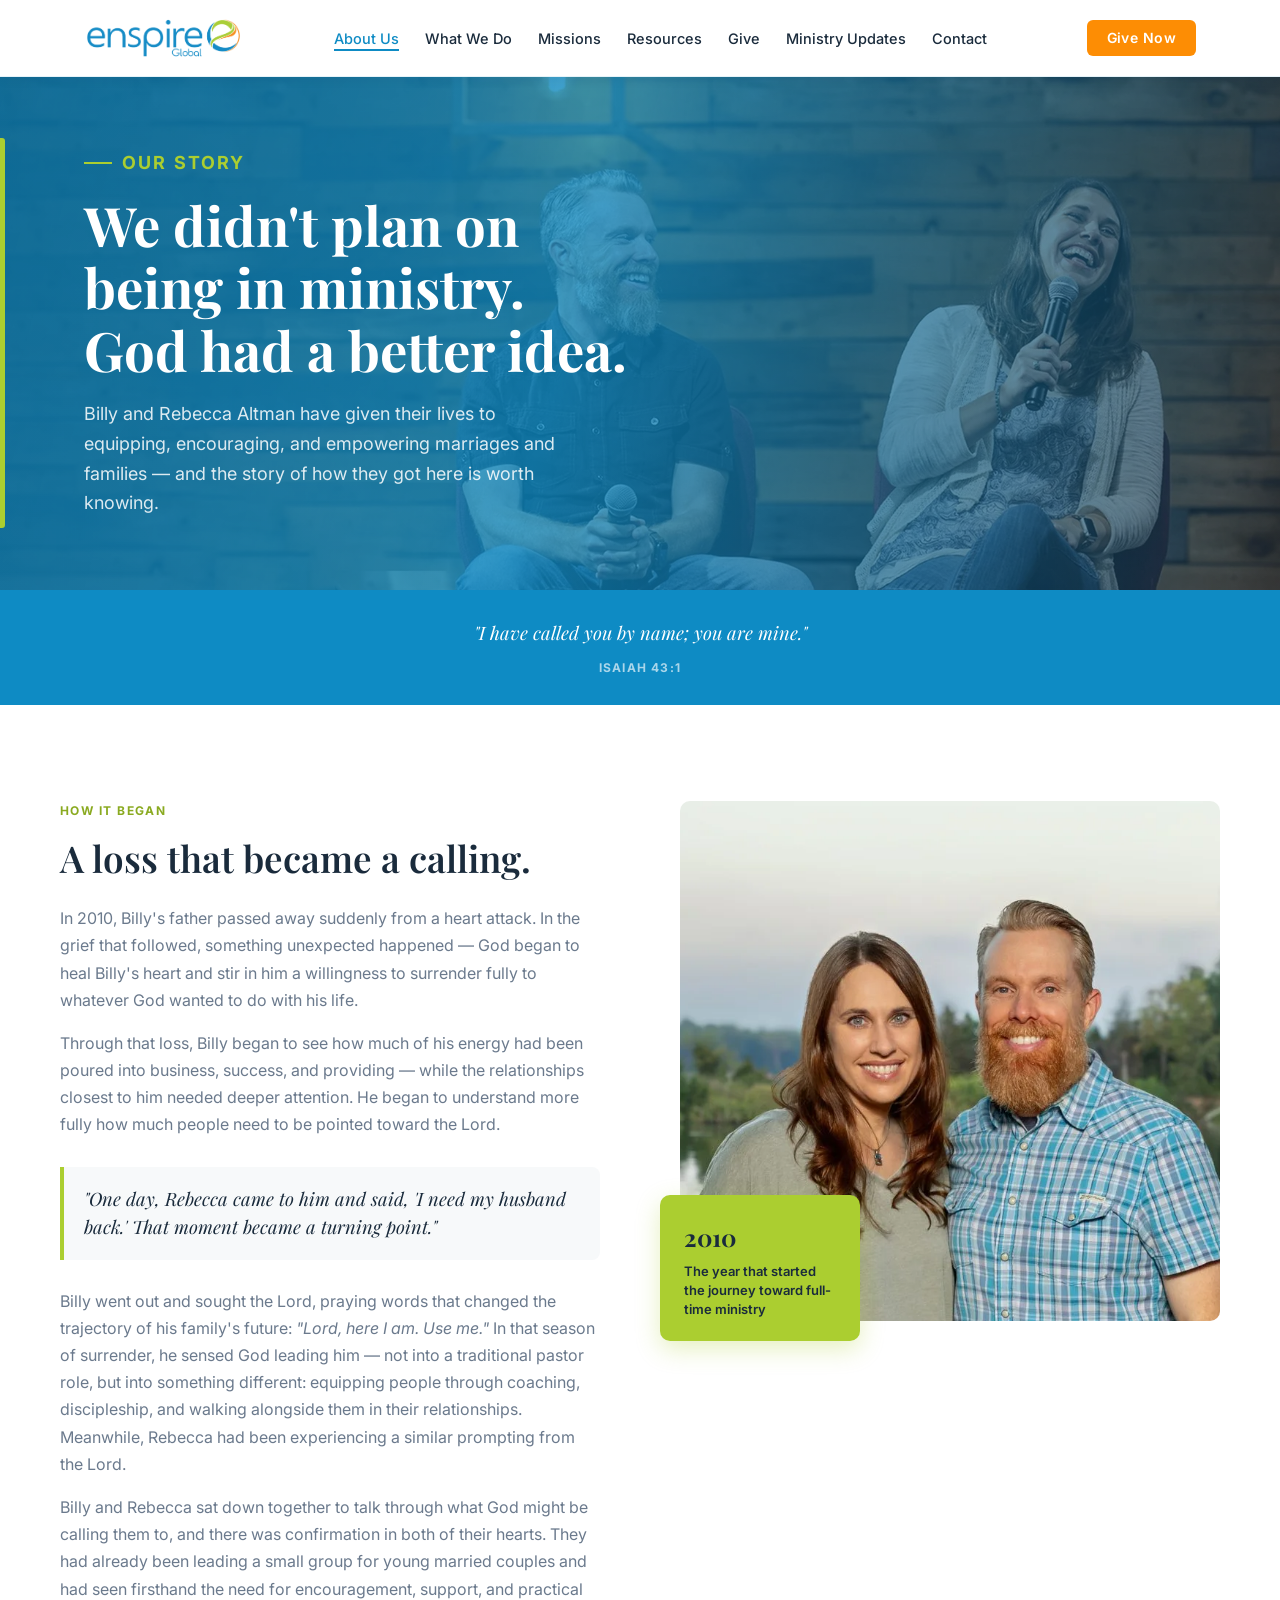
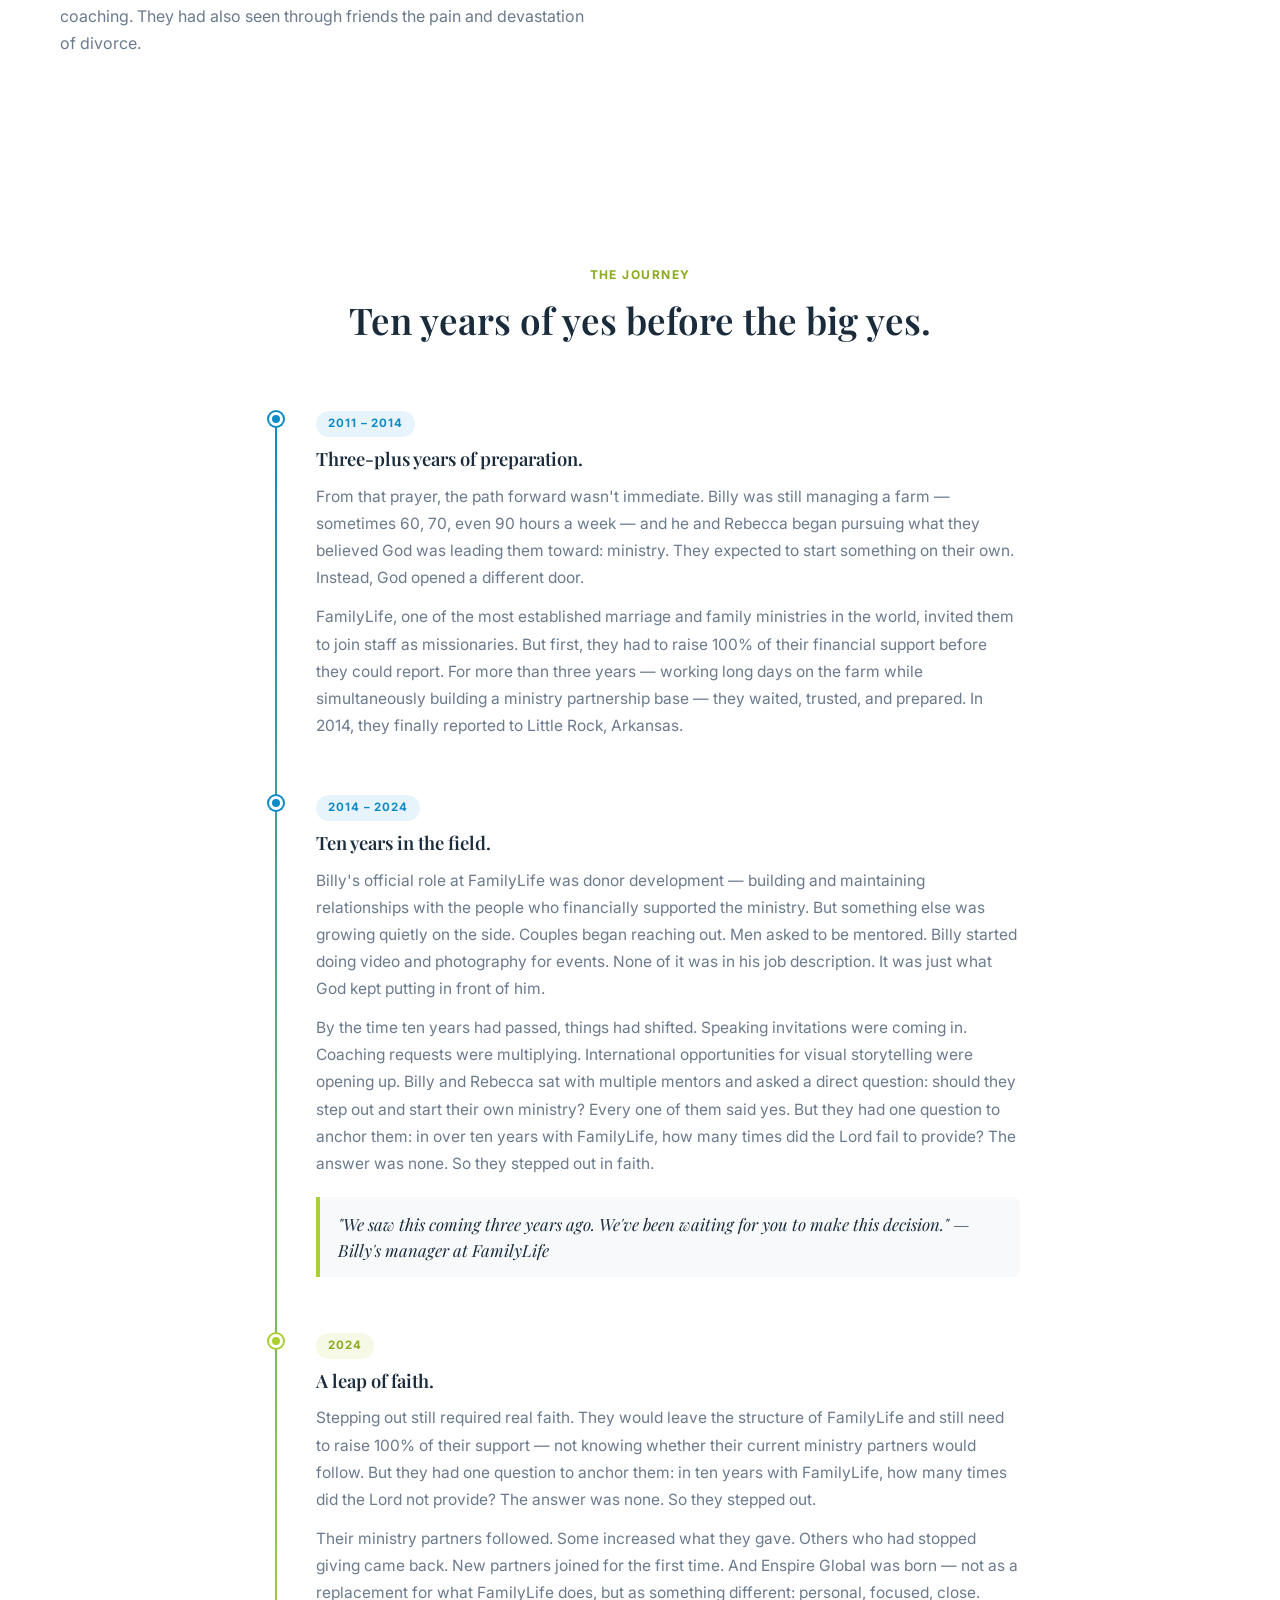
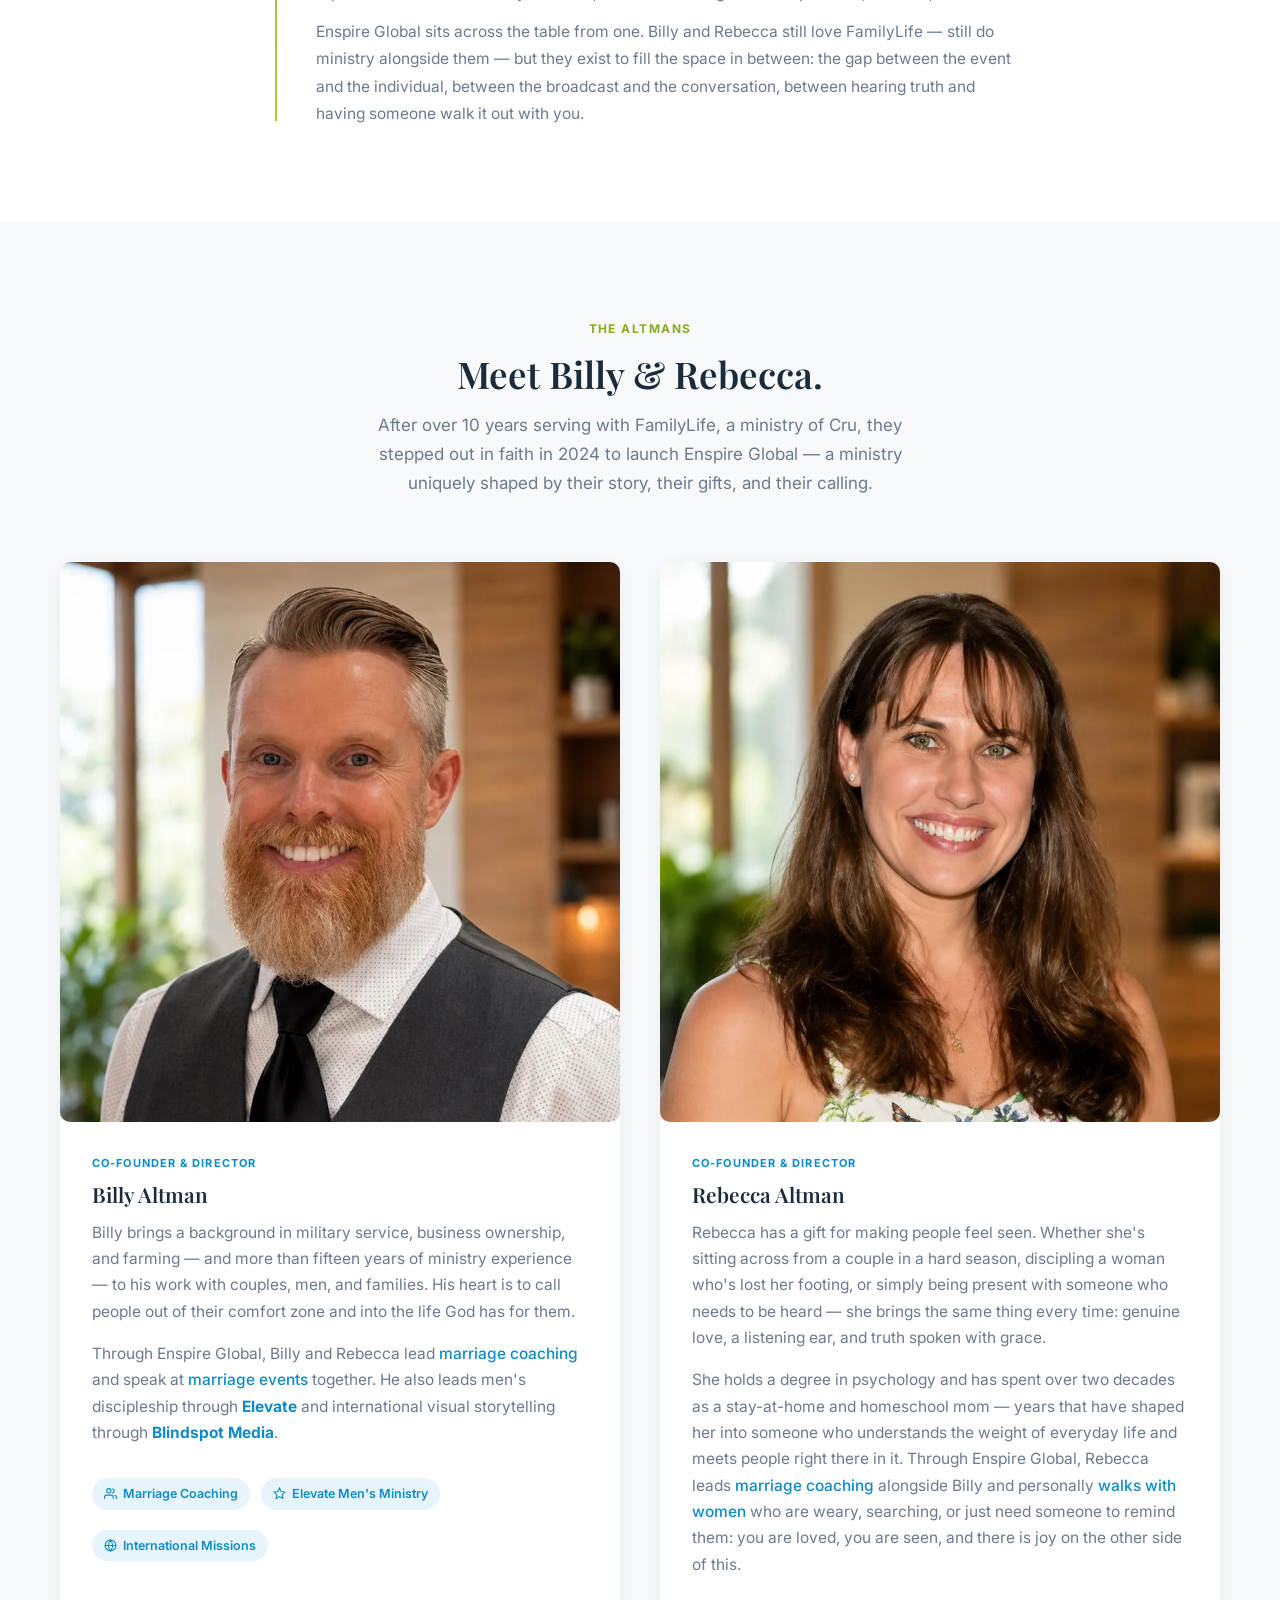
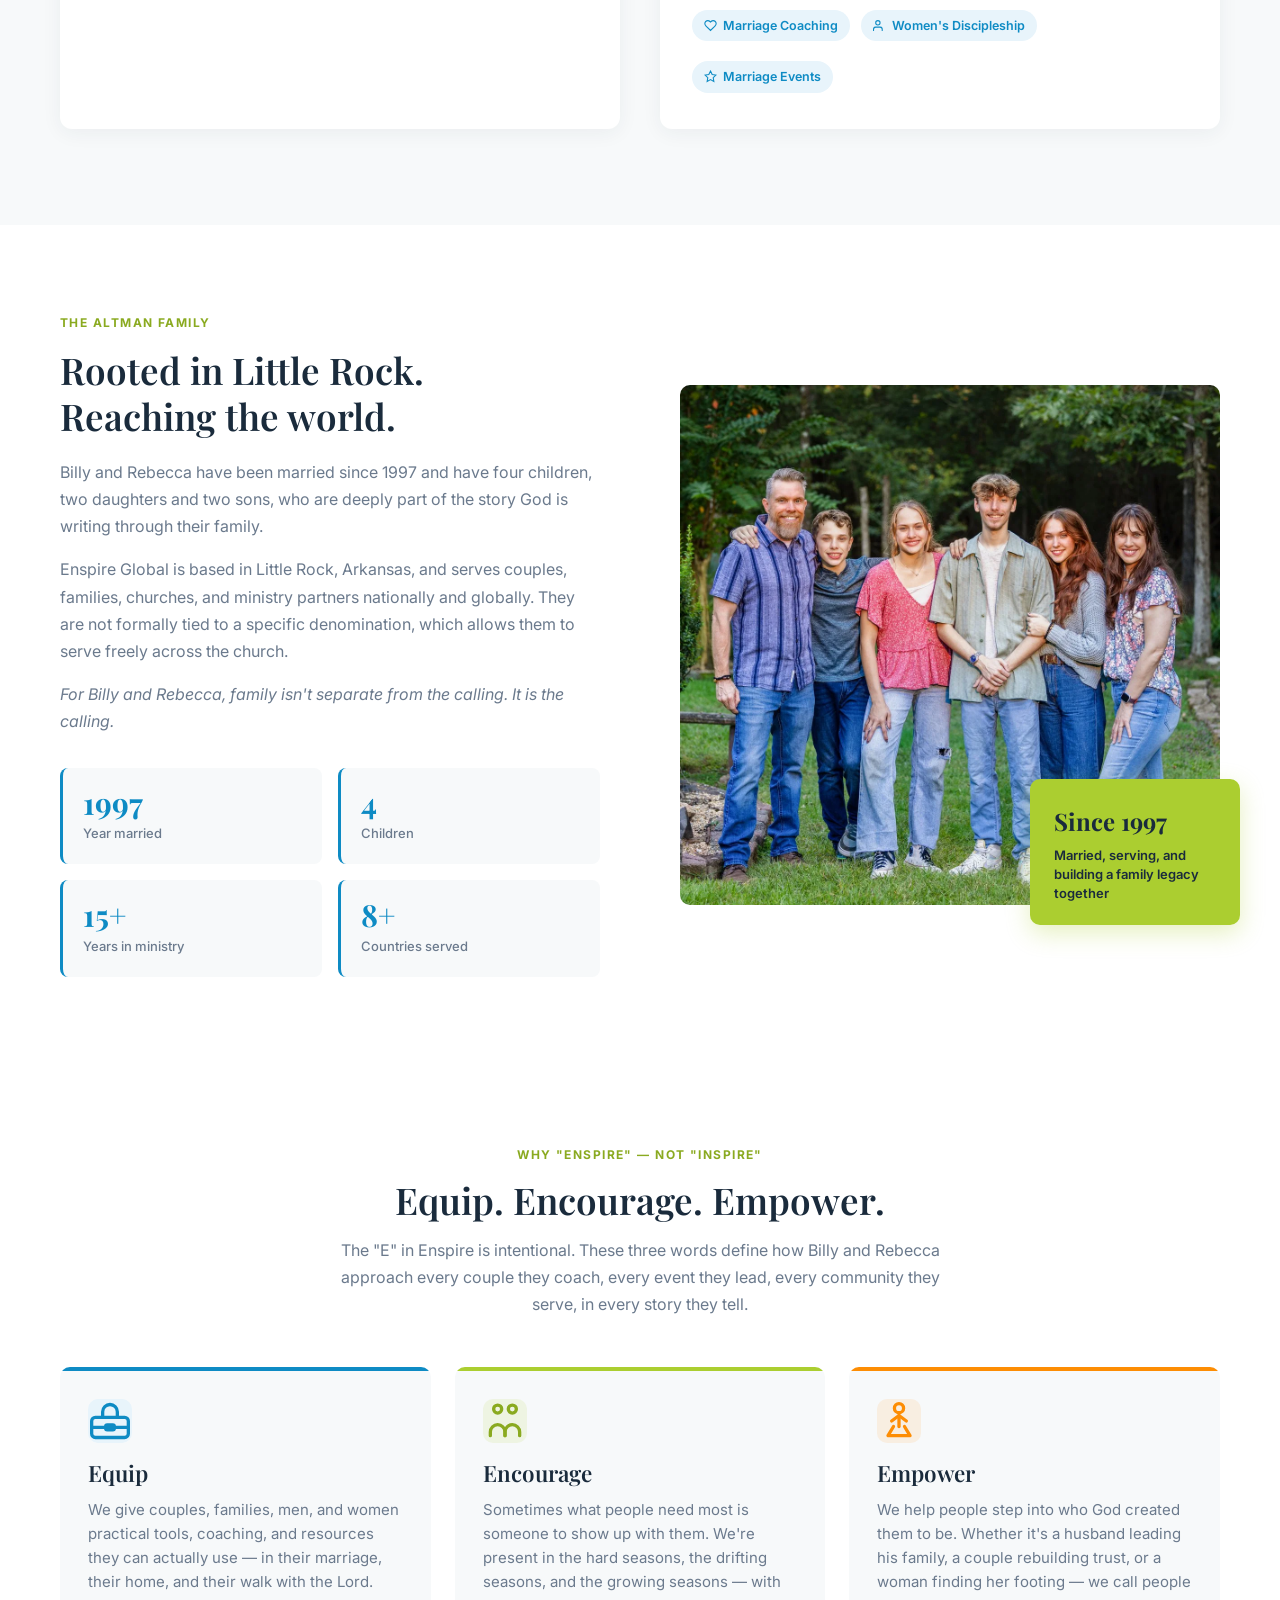
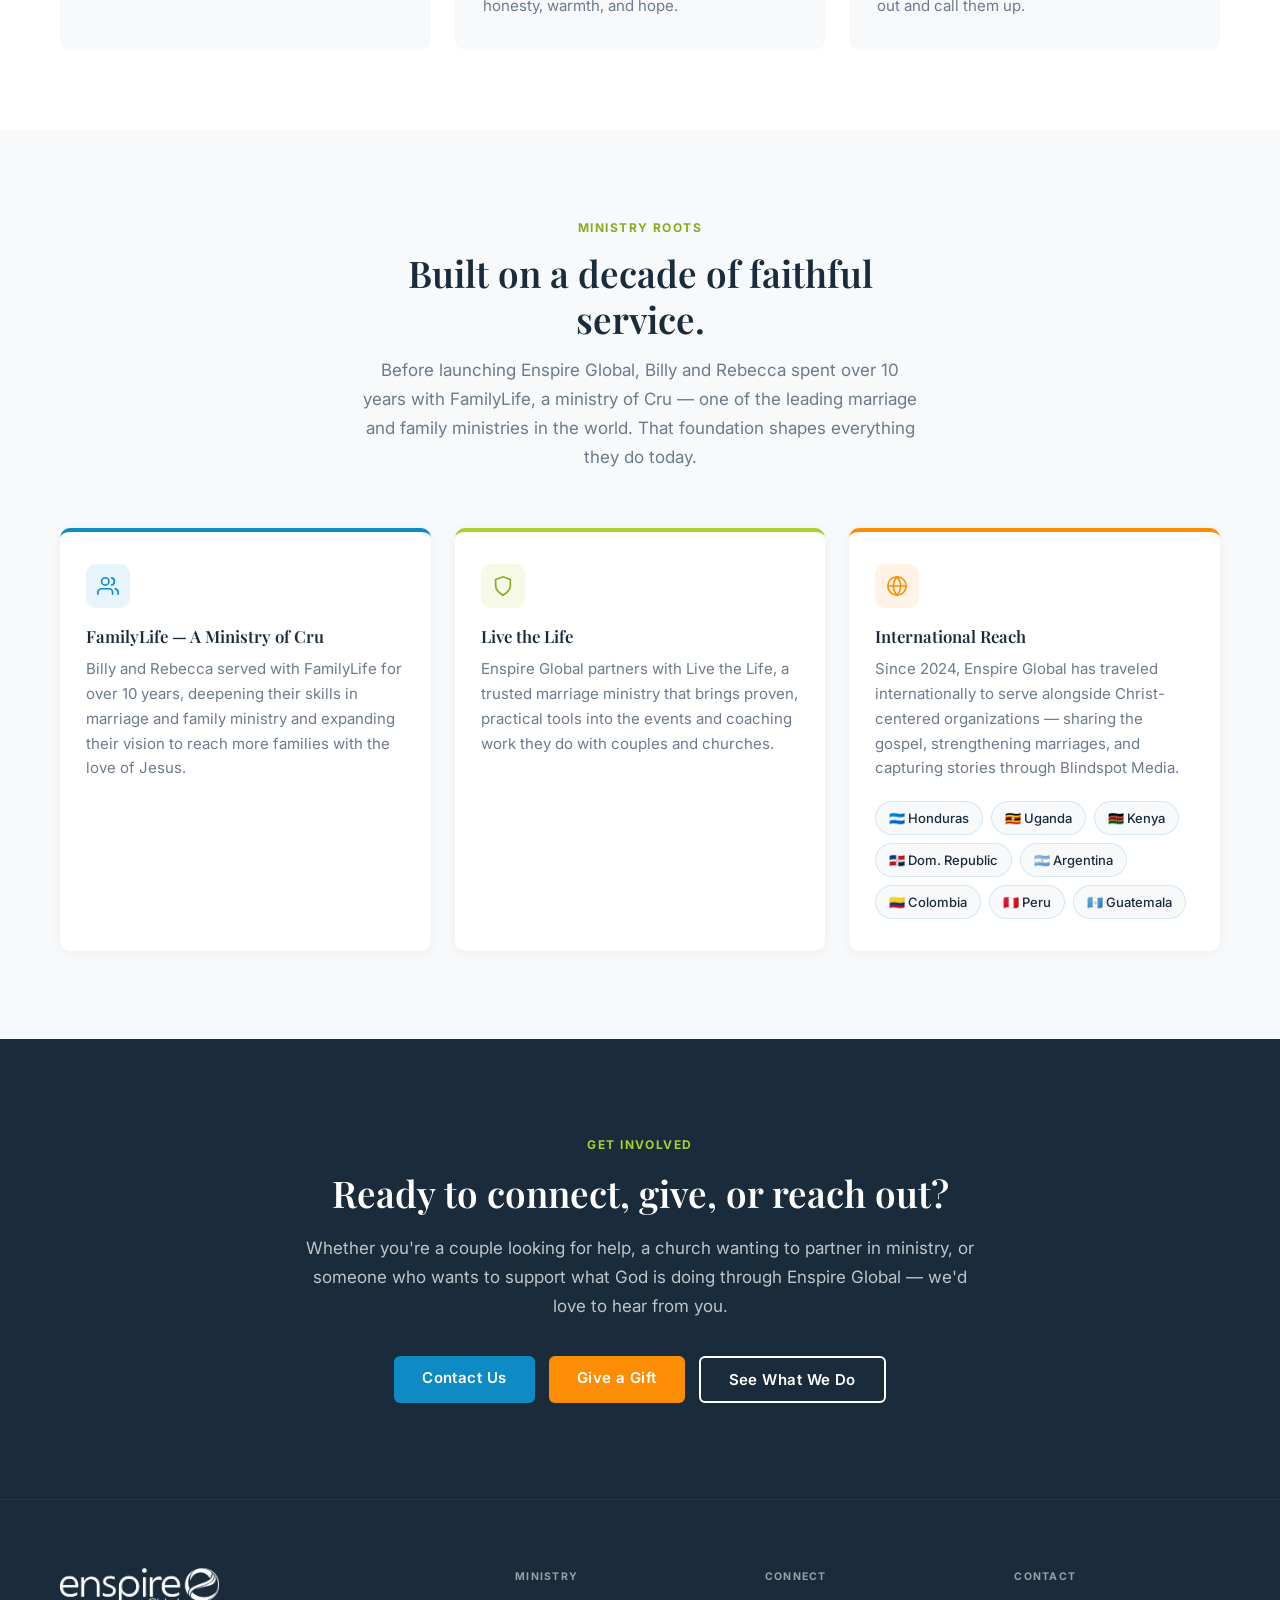
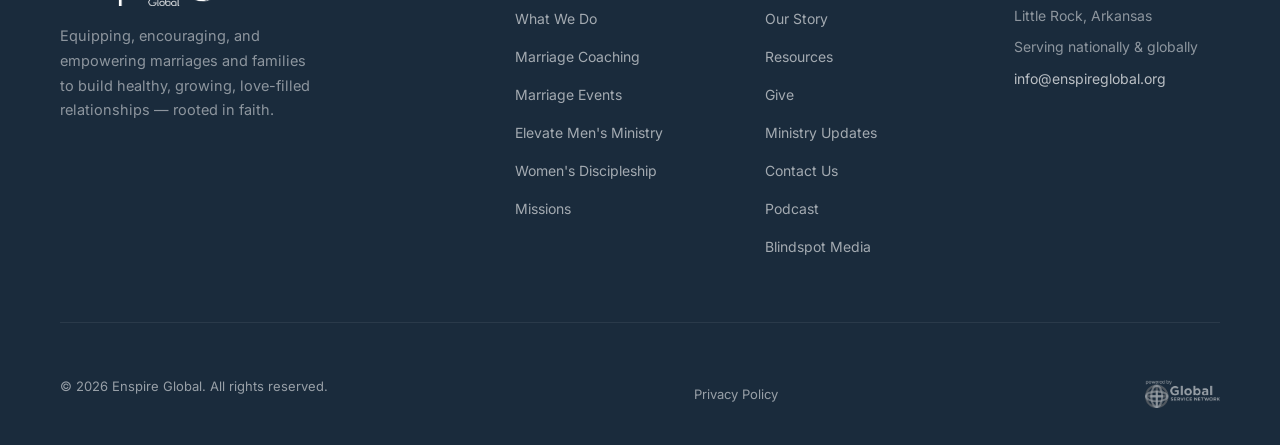
<file: about.html>
<!DOCTYPE html>
<html lang="en">
<head>
<!-- Google tag (gtag.js) -->
<script async src="https://www.googletagmanager.com/gtag/js?id=G-3XN7P70Y5V"></script>
<script>
  window.dataLayer = window.dataLayer || [];
  function gtag(){dataLayer.push(arguments);}
  gtag('js', new Date());
  gtag('config', 'G-3XN7P70Y5V');
</script>
<meta charset="UTF-8">
<meta name="viewport" content="width=device-width, initial-scale=1.0">
<title>Billy & Rebecca Altman — Our Story | Enspire Global</title>
<meta name="robots" content="index, follow">
<meta property="og:type" content="website">
<meta property="og:title" content="About Us — Enspire Global">
<meta property="og:description" content="Learn the story of Billy and Rebecca Altman — how a season of loss became a calling to equip, encourage, and empower marriages and families worldwide.">
<meta property="og:url" content="https://enspireglobal.org/about">
<meta property="og:site_name" content="Enspire Global">
<meta property="og:image" content="https://enspireglobal.org/images/og-image.jpg">
<meta name="twitter:card" content="summary_large_image">
<meta name="twitter:title" content="About Us — Enspire Global">
<meta name="twitter:description" content="Learn the story of Billy and Rebecca Altman — how a season of loss became a calling to equip, encourage, and empower marriages and families worldwide.">
<meta name="twitter:image" content="https://enspireglobal.org/images/og-image.jpg">
<meta name="description" content="Billy and Rebecca Altman didn't plan on being in ministry — God had a better idea. Learn how a decade of surrender became a calling to strengthen marriages and families around the world.">

<link rel="icon" type="image/png" sizes="32x32" href="images/favicon.png?v=3">
<link rel="apple-touch-icon" href="images/favicon.png?v=3">
<link rel="canonical" href="https://enspireglobal.org/about">
<link rel="preload" as="image" href="images/photos/hero-about.webp" fetchpriority="high">
<link rel="preconnect" href="https://fonts.googleapis.com">
<link rel="preconnect" href="https://fonts.gstatic.com" crossorigin>
<link rel="preload" as="style" href="https://fonts.googleapis.com/css2?family=Playfair+Display:ital,wght@0,400;0,600;0,700;1,400;1,600&family=Inter:wght@300;400;500;600;700&display=swap" onload="this.onload=null;this.rel='stylesheet'">
<noscript><link rel="stylesheet" href="https://fonts.googleapis.com/css2?family=Playfair+Display:ital,wght@0,400;0,600;0,700;1,400;1,600&family=Inter:wght@300;400;500;600;700&display=swap"></noscript>
<link rel="stylesheet" href="site.css?v=20260704">
<style>
/* PAGE HERO */
.page-hero{
 margin-top:76px;
 position:relative;
 min-height:500px;
 display:flex;
 align-items:center;
 overflow:hidden;
}
.page-hero-bg{
 position:absolute;inset:0;
 background:
  linear-gradient(105deg,rgba(10,111,160,.92) 0%,rgba(14,139,196,.78) 45%,rgba(26,43,60,.6) 100%),
  url('images/photos/hero-about.webp') center 20%/cover no-repeat;
 background-attachment:scroll,scroll;
}
.page-hero-bg::after{
 content:'';position:absolute;left:0;top:12%;bottom:12%;
 width:5px;background:var(--green);border-radius:0 3px 3px 0;
}
.page-hero-content{
 position:relative;z-index:2;
 max-width:var(--max-w);margin:0 auto;
 padding:72px 24px;width:100%;
}
.page-hero-inner{max-width:580px}
.page-hero .eyebrow{color:var(--green);margin-bottom:16px;display:flex;align-items:center;gap:10px}
.page-hero .eyebrow::before{content:'';display:block;width:28px;height:2px;background:var(--green);flex-shrink:0}
.page-hero h1{color:var(--white);margin-bottom:18px}
.page-hero p{font-size:18px;color:rgba(255,255,255,.85);line-height:1.65;max-width:480px}

/* SCRIPTURE STRIP */
.scripture-strip{background:var(--blue);padding:28px 24px;text-align:center}
.scripture-strip blockquote{color:var(--white);font-family:var(--font-d);font-size:1.15rem;font-style:italic;line-height:1.6;max-width:680px;margin:0 auto}
.scripture-strip cite{display:block;margin-top:10px;font-family:var(--font-b);font-size:12px;font-weight:700;letter-spacing:.1em;text-transform:uppercase;color:rgba(255,255,255,.65);font-style:normal}

/* ORIGIN STORY */
.origin{padding:96px 24px;background:var(--white)}
.origin-inner{max-width:var(--max-w);margin:0 auto;display:grid;grid-template-columns:1fr 1fr;gap:80px;align-items:start}
.origin-text .eyebrow{margin-bottom:14px}
.origin-text h2{color:var(--dark);margin-bottom:24px}
.origin-text p{color:var(--gray);font-size:16px;margin-bottom:16px}
.pull-quote{
 border-left:4px solid var(--green);
 padding:18px 20px;
 margin:28px 0;
 background:var(--off-white);
 border-radius:0 8px 8px 0;
}
.pull-quote p{
 font-family:var(--font-d);
 font-size:1.15rem;
 color:var(--dark);
 font-style:italic;
 line-height:1.55;
 margin:0;
}
.origin-image{position:relative}
.origin-img-frame{
 width:100%;height:520px;
 border-radius:10px;
 background:url('images/photos/billy-rebecca-profile.webp') center 30%/cover no-repeat;
}
.origin-badge{
 position:absolute;
 bottom:-20px;left:-20px;
 background:var(--green);
 padding:22px 24px;
 border-radius:10px;
 box-shadow:0 8px 24px rgba(171,206,48,.3);
 max-width:200px;
}
.origin-badge p{
 font-family:var(--font-b);
 font-size:13px;
 font-weight:600;
 color:var(--dark);
 line-height:1.45;
 margin:0;
}
.origin-badge strong{font-size:1.5rem;font-family:var(--font-d);display:block;margin-bottom:4px}

/* MEET SECTION */
.meet{padding:96px 24px;background:var(--off-white)}
.meet-inner{max-width:var(--max-w);margin:0 auto}
.meet-header{text-align:center;max-width:560px;margin:0 auto 64px}
.meet-header .eyebrow{margin-bottom:12px}
.meet-header h2{color:var(--dark);margin-bottom:14px}
.meet-header p{color:var(--gray)}
.meet-grid{display:grid;grid-template-columns:1fr 1fr;gap:40px}
.meet-card{background:var(--white);border-radius:12px;box-shadow:0 4px 20px rgba(26,43,60,.06)}
.meet-card-img{
 width:100%;
 height:auto;
 display:block;
 border-radius:10px;
}

.meet-card-body{padding:32px}
.meet-card-role{
 font-size:11px;font-weight:700;letter-spacing:.1em;
 text-transform:uppercase;color:var(--blue);
 margin-bottom:8px;display:block;
}
.meet-card-body h3{color:var(--dark);margin-bottom:12px;font-size:1.3rem}
.meet-card-body p{color:var(--gray);font-size:15.5px;line-height:1.7}
.meet-card-tag{
 display:inline-flex;align-items:center;gap:6px;
 background:var(--blue-light);
 color:var(--blue);
 font-size:12.5px;font-weight:600;
 padding:5px 12px;border-radius:100px;
 margin-top:16px;margin-right:6px;margin-bottom:4px;
}
.meet-card-tag svg{width:13px;height:13px;flex-shrink:0}

/* FAMILY SECTION */
.family-img{position:relative}
.family-badge{
 position:absolute;
 bottom:-20px;right:-20px;
 background:var(--green);
 padding:22px 24px;
 border-radius:10px;
 box-shadow:0 8px 24px rgba(171,206,48,.3);
 max-width:210px;
}
.family-badge p{
 font-family:var(--font-b);
 font-size:13px;
 font-weight:600;
 color:var(--dark);
 line-height:1.45;
 margin:0;
}
.family-badge strong{font-size:1.5rem;font-family:var(--font-d);display:block;margin-bottom:4px}
.family{padding:88px 24px;background:var(--white)}
.family-inner{max-width:var(--max-w);margin:0 auto;display:grid;grid-template-columns:1fr 1fr;gap:80px;align-items:center}
.family-text .eyebrow{margin-bottom:14px}
.family-text h2{color:var(--dark);margin-bottom:20px}
.family-text p{color:var(--gray);font-size:16px}
.family-stats{display:grid;grid-template-columns:1fr 1fr;gap:16px;margin-top:32px}
.fstat{background:var(--off-white);border-radius:8px;padding:20px;border-left:3px solid var(--blue)}
.fstat-num{font-family:var(--font-d);font-size:1.9rem;font-weight:700;color:var(--blue);line-height:1}
.fstat-label{font-size:13px;color:var(--gray);margin-top:4px;font-weight:500}
.family-img-frame{
 width:100%;height:520px;border-radius:10px;
 background:url('images/photos/altmans.webp') center 25%/cover no-repeat;
}
.ministry-bg{padding:88px 24px;background:var(--off-white)}
.ministry-bg-inner{max-width:var(--max-w);margin:0 auto}
.ministry-bg-header{text-align:center;max-width:560px;margin:0 auto 56px}
.ministry-bg-header .eyebrow{margin-bottom:12px}
.ministry-bg-header h2{color:var(--dark);margin-bottom:14px}
.ministry-bg-header p{color:var(--gray)}
.ministry-cards{display:grid;grid-template-columns:repeat(3,1fr);gap:24px}
.mcard{background:var(--white);border-radius:10px;padding:32px 26px;border-top:4px solid var(--blue);box-shadow:0 2px 12px rgba(26,43,60,.05)}
.mcard.green{border-top-color:var(--green)}
.mcard.orange{border-top-color:var(--orange)}
.mcard-icon{width:44px;height:44px;border-radius:10px;background:var(--blue-light);display:flex;align-items:center;justify-content:center;margin-bottom:18px}
.mcard.green .mcard-icon{background:rgba(171,206,48,.12)}
.mcard.orange .mcard-icon{background:rgba(253,141,4,.1)}
.mcard-icon svg{width:22px;height:22px}
.mcard h3{color:var(--dark);margin-bottom:10px;font-size:1.05rem}
.mcard p{color:var(--gray);font-size:15px;line-height:1.65;margin:0}

/* JOURNEY TIMELINE */
.journey{padding:96px 24px;background:var(--white)}
.journey-inner{max-width:760px;margin:0 auto}
.journey-header{text-align:center;margin-bottom:64px}
.journey-header .eyebrow{margin-bottom:12px}
.journey-header h2{color:var(--dark)}
.jt-timeline{position:relative;padding-left:56px}
.jt-timeline::before{content:'';position:absolute;left:15px;top:6px;bottom:6px;width:2px;background:linear-gradient(to bottom,var(--blue),var(--green))}
.jt-item{position:relative;margin-bottom:52px}
.jt-item:last-child{margin-bottom:0}
.jt-item::before{content:'';position:absolute;left:-47px;top:5px;width:14px;height:14px;border-radius:50%;background:var(--blue);border:3px solid var(--white);box-shadow:0 0 0 2px var(--blue);z-index:1}
.jt-item:last-child::before{background:var(--green);box-shadow:0 0 0 2px var(--green)}
.jt-year{display:inline-block;font-family:var(--font-b);font-size:11.5px;font-weight:700;letter-spacing:.08em;color:var(--blue);background:var(--blue-light);padding:3px 12px;border-radius:100px;margin-bottom:10px}
.jt-item:last-child .jt-year{color:var(--green-dark);background:rgba(171,206,48,.12)}
.jt-item h3{font-family:var(--font-d);font-size:1.15rem;font-weight:600;color:var(--dark);margin-bottom:12px}
.jt-item p{color:var(--gray);font-size:15.5px;line-height:1.75;margin-bottom:12px}
.jt-item p:last-child{margin-bottom:0}
.jt-pull{border-left:4px solid var(--green);padding:14px 18px;margin:20px 0;background:var(--off-white);border-radius:0 8px 8px 0}
.jt-pull p{font-family:var(--font-d);font-size:1.05rem;color:var(--dark);font-style:italic;line-height:1.55;margin:0}

/* COUNTRIES */
.countries-row{display:flex;flex-wrap:wrap;gap:8px;margin-top:20px}
.ctag{background:var(--off-white);border:1px solid rgba(14,139,196,.15);color:var(--dark);padding:5px 13px;border-radius:100px;font-size:13px;font-weight:500}

/* PILLARS */
.pillars{padding:80px 24px;background:var(--white)}
.pillars-inner{max-width:var(--max-w);margin:0 auto}
.pillars-header{text-align:center;max-width:600px;margin:0 auto 48px}
.pillars-header .eyebrow{margin-bottom:12px}
.pillars-header h2{color:var(--dark);margin-bottom:14px}
.pillars-header p{color:var(--gray);font-size:16px}
.pillars-grid{display:grid;grid-template-columns:repeat(3,1fr);gap:24px}
.pcard{background:var(--off-white);border-radius:10px;padding:32px 28px;position:relative;overflow:hidden;transition:box-shadow .25s ease,transform .25s ease}
.pcard:hover{box-shadow:0 8px 32px rgba(14,139,196,.12);transform:translateY(-3px)}
.pcard::before{content:'';position:absolute;top:0;left:0;right:0;height:4px}
.pcard.bl::before{background:var(--blue)}.pcard.gr::before{background:var(--green)}.pcard.or::before{background:var(--orange)}
.picon{width:44px;height:44px;border-radius:10px;display:flex;align-items:center;justify-content:center;margin-bottom:16px}
.pcard.bl .picon{background:var(--blue-light)}.pcard.gr .picon{background:rgba(171,206,48,.12)}.pcard.or .picon{background:rgba(253,141,4,.1)}
.pcard h3{color:var(--dark);margin-bottom:10px}
.pcard p{color:var(--gray);font-size:15px;line-height:1.6;margin:0}
@media(max-width:768px){.pillars-grid{grid-template-columns:1fr}}

/* CLOSING CTA */
.about-cta{padding:96px 24px;background:var(--dark);position:relative;overflow:hidden}
.about-cta-bg{position:absolute;inset:0;background:url('images/photos/bg-about-cta.webp') center 45%/cover no-repeat;opacity:.07}
.about-cta-inner{position:relative;z-index:2;max-width:680px;margin:0 auto;text-align:center}
.about-cta .eyebrow{color:var(--green);margin-bottom:14px}
.about-cta h2{color:var(--white);margin-bottom:18px}
.about-cta p{color:rgba(255,255,255,.72);font-size:17px;line-height:1.7;margin-bottom:0}
.cta-actions{display:flex;gap:14px;justify-content:center;flex-wrap:wrap;margin-top:36px}

/* RESPONSIVE */
@media(max-width:1024px){
 .ministry-cards{grid-template-columns:1fr 1fr}
}
@media(max-width:768px){
 .origin-inner{grid-template-columns:1fr;gap:48px}
 .origin-image{order:-1}
 .origin-badge{left:0;bottom:-14px}
 .meet-grid{grid-template-columns:1fr}
 .family-inner{grid-template-columns:1fr;gap:40px}
 .family-img-frame{height:380px}
 .family-badge{right:0;bottom:-14px}
 .ministry-cards{grid-template-columns:1fr}
 .cta-actions{flex-direction:column;align-items:center}
}

/* === PARALLAX + SCROLL ANIMATIONS === */
@media(min-width:769px){
 .about-cta-bg{background-attachment:fixed}
}
</style>
<script type="application/ld+json">
{
  "@context": "https://schema.org",
  "@graph": [
    {
      "@type": "Person",
      "name": "Billy Altman",
      "jobTitle": "Co-Founder & Director",
      "worksFor": { "@type": "Organization", "name": "Enspire Global" },
      "url": "https://enspireglobal.org/about",
      "description": "Billy Altman is a marriage coach, men's discipleship leader, and international missions photographer based in Little Rock, AR."
    },
    {
      "@type": "Person",
      "name": "Rebecca Altman",
      "jobTitle": "Co-Founder & Director",
      "worksFor": { "@type": "Organization", "name": "Enspire Global" },
      "url": "https://enspireglobal.org/about",
      "description": "Rebecca Altman is a marriage coach and women's discipleship leader based in Little Rock, AR."
    }
  ]
}
</script>
</head>
<body>
<a href="#main-content" class="skip-link">Skip to main content</a>

<!-- NAV -->
<nav class="site-nav" aria-label="Main navigation">
 <div class="nav-inner">
  <a href="/" class="nav-logo" aria-label="Enspire Global Home">
   <img src="images/logos/enspire-global-color.png" alt="Enspire Global">
  </a>
  <ul class="nav-links">
      <li><a href="/about" class="active">About Us</a></li>
      <li><a href="/what-we-do">What We Do</a></li>
      <li><a href="/missions">Missions</a></li>
      <li><a href="/resources">Resources</a></li>
      <li><a href="/give">Give</a></li>
      <li><a href="/updates">Ministry Updates</a></li>
      <li><a href="/contact">Contact</a></li>
    </ul>
<a href="https://give.globalservicenetwork.org/giftcart/give.aspx?desig=51023003" class="btn btn-give nav-cta" target="_blank" rel="noopener noreferrer">Give Now</a>
  <button class="nav-burger" aria-label="Toggle menu" aria-expanded="false" onclick="this.setAttribute('aria-expanded',document.getElementById('mn').classList.toggle('open'))">
   <span></span><span></span><span></span>
  </button>
 </div>
</nav>
<div class="mob-nav" id="mn" aria-label="Mobile navigation">
 <ul>
    <li><a href="/about">About Us</a></li>
    <li><a href="/what-we-do">What We Do</a></li>
    <li><a href="/missions">Missions</a></li>
    <li><a href="/resources">Resources</a></li>
    <li><a href="/give">Give</a></li>
    <li><a href="/updates">Ministry Updates</a></li>
    <li><a href="/contact">Contact</a></li>
  </ul>
 <div class="mob-cta">
    <a href="https://give.globalservicenetwork.org/giftcart/give.aspx?desig=51023003" class="btn btn-give" target="_blank" rel="noopener noreferrer">Give Now</a>
    <a href="/contact" class="btn btn-outline-blue">Contact Us</a>
  </div>
</div>

<main id="main-content">
<!-- PAGE HERO -->
<section class="page-hero" aria-label="About Us hero">
 <div class="page-hero-bg" role="img" aria-label="Billy and Rebecca Altman laughing together on stage at a marriage event"></div>
 <div class="page-hero-content">
  <div class="page-hero-inner">
   <p class="eyebrow">Our Story</p>
   <h1>We didn't plan on being in ministry.<br>God had a better idea.</h1>
   <p>Billy and Rebecca Altman have given their lives to equipping, encouraging, and empowering marriages and families — and the story of how they got here is worth knowing.</p>
  </div>
 </div>
</section>

<!-- SCRIPTURE STRIP -->
<div class="scripture-strip" aria-label="Scripture">
 <blockquote>
  "I have called you by name; you are mine."
  <cite>Isaiah 43:1</cite>
 </blockquote>
</div>

<!-- ORIGIN STORY -->
<section class="origin" id="our-story" aria-labelledby="origin-h">
 <div class="origin-inner">
  <div class="origin-text">
   <span class="eyebrow">How It Began</span>
   <h2 id="origin-h">A loss that became a calling.</h2>
   <p>In 2010, Billy's father passed away suddenly from a heart attack. In the grief that followed, something unexpected happened — God began to heal Billy's heart and stir in him a willingness to surrender fully to whatever God wanted to do with his life.</p>
   <p>Through that loss, Billy began to see how much of his energy had been poured into business, success, and providing — while the relationships closest to him needed deeper attention. He began to understand more fully how much people need to be pointed toward the Lord.</p>
   <div class="pull-quote">
    <p>"One day, Rebecca came to him and said, 'I need my husband back.' That moment became a turning point."</p>
   </div>
   <p>Billy went out and sought the Lord, praying words that changed the trajectory of his family's future: <em>"Lord, here I am. Use me."</em> In that season of surrender, he sensed God leading him — not into a traditional pastor role, but into something different: equipping people through coaching, discipleship, and walking alongside them in their relationships. Meanwhile, Rebecca had been experiencing a similar prompting from the Lord.</p>
   <p>Billy and Rebecca sat down together to talk through what God might be calling them to, and there was confirmation in both of their hearts. They had already been leading a small group for young married couples and had seen firsthand the need for encouragement, support, and practical coaching. They had also seen through friends the pain and devastation of divorce.</p>
  </div>
  <div class="origin-image">
   <div class="origin-img-frame" role="img" aria-label="Billy and Rebecca Altman — founders of Enspire Global"></div>
   <div class="origin-badge">
    <strong>2010</strong>
    <p>The year that started the journey toward full-time ministry</p>
   </div>
  </div>
 </div>
</section>

<!-- JOURNEY TIMELINE -->
<section class="journey" id="journey" aria-labelledby="journey-h">
 <div class="journey-inner">
  <div class="journey-header">
   <span class="eyebrow">The Journey</span>
   <h2 id="journey-h">Ten years of yes before the big yes.</h2>
  </div>
  <div class="jt-timeline">

   <div class="jt-item">
    <span class="jt-year">2011 – 2014</span>
    <h3>Three-plus years of preparation.</h3>
    <p>From that prayer, the path forward wasn't immediate. Billy was still managing a farm — sometimes 60, 70, even 90 hours a week — and he and Rebecca began pursuing what they believed God was leading them toward: ministry. They expected to start something on their own. Instead, God opened a different door.</p>
    <p>FamilyLife, one of the most established marriage and family ministries in the world, invited them to join staff as missionaries. But first, they had to raise 100% of their financial support before they could report. For more than three years — working long days on the farm while simultaneously building a ministry partnership base — they waited, trusted, and prepared. In 2014, they finally reported to Little Rock, Arkansas.</p>
   </div>

   <div class="jt-item">
    <span class="jt-year">2014 – 2024</span>
    <h3>Ten years in the field.</h3>
    <p>Billy's official role at FamilyLife was donor development — building and maintaining relationships with the people who financially supported the ministry. But something else was growing quietly on the side. Couples began reaching out. Men asked to be mentored. Billy started doing video and photography for events. None of it was in his job description. It was just what God kept putting in front of him.</p>
    <p>By the time ten years had passed, things had shifted. Speaking invitations were coming in. Coaching requests were multiplying. International opportunities for visual storytelling were opening up. Billy and Rebecca sat with multiple mentors and asked a direct question: should they step out and start their own ministry? Every one of them said yes.

But they had one question to anchor them: in over ten years with FamilyLife, how many times did the Lord fail to provide? The answer was none. So they stepped out in faith.</p>
    <div class="jt-pull">
     <p>"We saw this coming three years ago. We've been waiting for you to make this decision." — Billy's manager at FamilyLife</p>
    </div>
   </div>

   <div class="jt-item">
    <span class="jt-year">2024</span>
    <h3>A leap of faith.</h3>
    <p>Stepping out still required real faith. They would leave the structure of FamilyLife and still need to raise 100% of their support — not knowing whether their current ministry partners would follow. But they had one question to anchor them: in ten years with FamilyLife, how many times did the Lord not provide? The answer was none. So they stepped out.</p>
    <p>Their ministry partners followed. Some increased what they gave. Others who had stopped giving came back. New partners joined for the first time. And Enspire Global was born — not as a replacement for what FamilyLife does, but as something different: personal, focused, close.</p>
    <p>Enspire Global sits across the table from one. Billy and Rebecca still love FamilyLife — still do ministry alongside them — but they exist to fill the space in between: the gap between the event and the individual, between the broadcast and the conversation, between hearing truth and having someone walk it out with you.</p>
   </div>

  </div>
 </div>
</section>

<!-- MEET BILLY & REBECCA -->
<section class="meet" id="meet" aria-labelledby="meet-h">
 <div class="meet-inner">
  <div class="meet-header">
   <span class="eyebrow">The Altmans</span>
   <h2 id="meet-h">Meet Billy &amp; Rebecca.</h2>
   <p>After over 10 years serving with FamilyLife, a ministry of Cru, they stepped out in faith in 2024 to launch Enspire Global — a ministry uniquely shaped by their story, their gifts, and their calling.</p>
  </div>
  <div class="meet-grid">
   <div class="meet-card">
    <picture><source srcset="images/photos/billy-headshot.webp" type="image/webp"><img src="images/photos/billy-headshot.jpg" loading="lazy" width="800" height="800" alt="Billy Altman — Co-Founder of Enspire Global" class="meet-card-img billy"></picture>
    <div class="meet-card-body">
     <span class="meet-card-role">Co-Founder &amp; Director</span>
     <h3>Billy Altman</h3>
     <p>Billy brings a background in military service, business ownership, and farming — and more than fifteen years of ministry experience — to his work with couples, men, and families. His heart is to call people out of their comfort zone and into the life God has for them.</p>
     <p>Through Enspire Global, Billy and Rebecca lead <a href="/what-we-do#coaching" style="color:var(--blue);font-weight:500;">marriage coaching</a> and speak at <a href="/what-we-do#marriage-events" style="color:var(--blue);font-weight:500;">marriage events</a> together. He also leads men's discipleship through <a href="/what-we-do#elevate" style="color:var(--blue);font-weight:500;"><strong>Elevate</strong></a> and international visual storytelling through <a href="/what-we-do#blindspot" style="color:var(--blue);font-weight:500;"><strong>Blindspot Media</strong></a>.</p>
     <span class="meet-card-tag">
      <svg viewBox="0 0 24 24" fill="none" stroke="#0E8BC4" stroke-width="2" stroke-linecap="round"><path d="M17 21v-2a4 4 0 0 0-4-4H5a4 4 0 0 0-4 4v2"/><circle cx="9" cy="7" r="4"/><path d="M23 21v-2a4 4 0 0 0-3-3.87"/><path d="M16 3.13a4 4 0 0 1 0 7.75"/></svg>
      Marriage Coaching
     </span>
     <span class="meet-card-tag">
      <svg viewBox="0 0 24 24" fill="none" stroke="#0E8BC4" stroke-width="2" stroke-linecap="round"><polygon points="12 2 15.09 8.26 22 9.27 17 14.14 18.18 21.02 12 17.77 5.82 21.02 7 14.14 2 9.27 8.91 8.26 12 2"/></svg>
      Elevate Men's Ministry
     </span>
     <span class="meet-card-tag">
      <svg viewBox="0 0 24 24" fill="none" stroke="#0E8BC4" stroke-width="2" stroke-linecap="round"><circle cx="12" cy="12" r="10"/><line x1="2" y1="12" x2="22" y2="12"/><path d="M12 2a15.3 15.3 0 0 1 4 10 15.3 15.3 0 0 1-4 10 15.3 15.3 0 0 1-4-10 15.3 15.3 0 0 1 4-10z"/></svg>
      International Missions
     </span>
    </div>
   </div>
   <div class="meet-card">
    <picture><source srcset="images/photos/rebecca-headshot.webp" type="image/webp"><img src="images/photos/rebecca-headshot.jpg" loading="lazy" width="800" height="800" alt="Rebecca Altman — Co-Founder of Enspire Global" class="meet-card-img rebecca"></picture>
    <div class="meet-card-body">
     <span class="meet-card-role">Co-Founder &amp; Director</span>
     <h3>Rebecca Altman</h3>
     <p>Rebecca has a gift for making people feel seen. Whether she's sitting across from a couple in a hard season, discipling a woman who's lost her footing, or simply being present with someone who needs to be heard — she brings the same thing every time: genuine love, a listening ear, and truth spoken with grace.</p>
     <p>She holds a degree in psychology and has spent over two decades as a stay-at-home and homeschool mom — years that have shaped her into someone who understands the weight of everyday life and meets people right there in it. Through Enspire Global, Rebecca leads <a href="/what-we-do#coaching" style="color:var(--blue);font-weight:500;">marriage coaching</a> alongside Billy and personally <a href="/what-we-do#womens" style="color:var(--blue);font-weight:500;">walks with women</a> who are weary, searching, or just need someone to remind them: you are loved, you are seen, and there is joy on the other side of this.</p>
     <span class="meet-card-tag">
      <svg viewBox="0 0 24 24" fill="none" stroke="#0E8BC4" stroke-width="2" stroke-linecap="round"><path d="M20.84 4.61a5.5 5.5 0 0 0-7.78 0L12 5.67l-1.06-1.06a5.5 5.5 0 0 0-7.78 7.78l1.06 1.06L12 21.23l7.78-7.78 1.06-1.06a5.5 5.5 0 0 0 0-7.78z"/></svg>
      Marriage Coaching
     </span>
     <span class="meet-card-tag">
      <svg viewBox="0 0 24 24" fill="none" stroke="#0E8BC4" stroke-width="2" stroke-linecap="round"><path d="M17 21v-2a4 4 0 0 0-4-4H5a4 4 0 0 0-4 4v2"/><circle cx="9" cy="7" r="4"/></svg>
      Women's Discipleship
     </span>
     <span class="meet-card-tag">
      <svg viewBox="0 0 24 24" fill="none" stroke="#0E8BC4" stroke-width="2" stroke-linecap="round"><polygon points="12 2 15.09 8.26 22 9.27 17 14.14 18.18 21.02 12 17.77 5.82 21.02 7 14.14 2 9.27 8.91 8.26 12 2"/></svg>
      Marriage Events
     </span>
    </div>
   </div>
  </div>
 </div>
</section>

<!-- FAMILY -->
<section class="family" id="family" aria-labelledby="family-h">
 <div class="family-inner">
  <div class="family-text">
   <span class="eyebrow">The Altman Family</span>
   <h2 id="family-h">Rooted in Little Rock.<br>Reaching the world.</h2>
   <p>Billy and Rebecca have been married since 1997 and have four children, two daughters and two sons, who are deeply part of the story God is writing through their family.</p>
   <p>Enspire Global is based in Little Rock, Arkansas, and serves couples, families, churches, and ministry partners nationally and globally. They are not formally tied to a specific denomination, which allows them to serve freely across the church.</p>
   <p><em>For Billy and Rebecca, family isn't separate from the calling. It is the calling.</em></p>
   <div class="family-stats">
    <div class="fstat">
     <div class="fstat-num">1997</div>
     <div class="fstat-label">Year married</div>
    </div>
    <div class="fstat">
     <div class="fstat-num">4</div>
     <div class="fstat-label">Children</div>
    </div>
    <div class="fstat">
     <div class="fstat-num">15+</div>
     <div class="fstat-label">Years in ministry</div>
    </div>
    <div class="fstat">
     <div class="fstat-num">8+</div>
     <div class="fstat-label">Countries served</div>
    </div>
   </div>
  </div>
  <div class="family-img">
   <div class="family-img-frame" role="img" aria-label="Billy and Rebecca Altman speaking at a marriage event in front of a cross"></div>
   <div class="family-badge">
    <strong>Since 1997</strong>
    <p>Married, serving, and building a family legacy together</p>
   </div>
  </div>
 </div>
</section>

<!-- PILLARS -->
<section class="pillars" id="pillars" aria-labelledby="pillars-h">
 <div class="pillars-inner">
  <div class="pillars-header">
   <span class="eyebrow">Why "Enspire" — Not "Inspire"</span>
   <h2 id="pillars-h">Equip. Encourage. Empower.</h2>
   <p>The "E" in Enspire is intentional. These three words define how Billy and Rebecca approach every couple they coach, every event they lead, every community they serve, in every story they tell.</p>
  </div>
  <div class="pillars-grid">
   <div class="pcard bl">
    <div class="picon">
     <svg viewBox="0 0 24 24" fill="none" xmlns="http://www.w3.org/2000/svg" aria-hidden="true">
      <rect x="2" y="10" width="20" height="11" rx="2" stroke="#0E8BC4" stroke-width="1.8" fill="none"/>
      <path d="M8 10V7a4 4 0 0 1 8 0v3" stroke="#0E8BC4" stroke-width="1.8" stroke-linecap="round" fill="none"/>
      <line x1="2" y1="15.5" x2="22" y2="15.5" stroke="#0E8BC4" stroke-width="1.8"/>
      <rect x="9.5" y="14" width="5" height="3" rx="1" stroke="#0E8BC4" stroke-width="1.5" fill="none"/>
     </svg>
    </div>
    <h3>Equip</h3>
    <p>We give couples, families, men, and women practical tools, coaching, and resources they can actually use — in their marriage, their home, and their walk with the Lord.</p>
   </div>
   <div class="pcard gr">
    <div class="picon">
     <svg viewBox="0 0 24 24" fill="none" xmlns="http://www.w3.org/2000/svg" aria-hidden="true">
      <circle cx="8" cy="5.5" r="2.2" stroke="#8aaa20" stroke-width="1.8" fill="none"/>
      <path d="M4 20v-2a4 4 0 0 1 4-4 4 4 0 0 1 4 4v2" stroke="#8aaa20" stroke-width="1.8" stroke-linecap="round" stroke-linejoin="round" fill="none"/>
      <circle cx="16" cy="5.5" r="2.2" stroke="#8aaa20" stroke-width="1.8" fill="none"/>
      <path d="M12 20v-2a4 4 0 0 1 4-4 4 4 0 0 1 4 4v2" stroke="#8aaa20" stroke-width="1.8" stroke-linecap="round" stroke-linejoin="round" fill="none"/>
     </svg>
    </div>
    <h3>Encourage</h3>
    <p>Sometimes what people need most is someone to show up with them. We're present in the hard seasons, the drifting seasons, and the growing seasons — with honesty, warmth, and hope.</p>
   </div>
   <div class="pcard or">
    <div class="picon">
     <svg viewBox="0 0 24 24" fill="none" xmlns="http://www.w3.org/2000/svg" aria-hidden="true">
      <circle cx="12" cy="5" r="2.5" stroke="#FD8D04" stroke-width="1.8" fill="none"/>
      <path d="M12 9v6" stroke="#FD8D04" stroke-width="1.8" stroke-linecap="round"/>
      <path d="M8 12l4-3 4 3" stroke="#FD8D04" stroke-width="1.8" stroke-linecap="round" stroke-linejoin="round"/>
      <path d="M9 15l-3 5h12l-3-5" stroke="#FD8D04" stroke-width="1.8" stroke-linecap="round" stroke-linejoin="round" fill="none"/>
     </svg>
    </div>
    <h3>Empower</h3>
    <p>We help people step into who God created them to be. Whether it's a husband leading his family, a couple rebuilding trust, or a woman finding her footing — we call people out and call them up.</p>
   </div>
  </div>
 </div>
</section>

<!-- MINISTRY BACKGROUND -->
<section class="ministry-bg" id="ministry" aria-labelledby="ministry-h">
 <div class="ministry-bg-inner">
  <div class="ministry-bg-header">
   <span class="eyebrow">Ministry Roots</span>
   <h2 id="ministry-h">Built on a decade of faithful service.</h2>
   <p>Before launching Enspire Global, Billy and Rebecca spent over 10 years with FamilyLife, a ministry of Cru — one of the leading marriage and family ministries in the world. That foundation shapes everything they do today.</p>
  </div>
  <div class="ministry-cards">
   <div class="mcard">
    <div class="mcard-icon">
     <svg viewBox="0 0 24 24" fill="none" stroke="#0E8BC4" stroke-width="1.8" stroke-linecap="round" aria-hidden="true">
      <path d="M17 21v-2a4 4 0 0 0-4-4H5a4 4 0 0 0-4 4v2"/>
      <circle cx="9" cy="7" r="4"/>
      <path d="M23 21v-2a4 4 0 0 0-3-3.87"/>
      <path d="M16 3.13a4 4 0 0 1 0 7.75"/>
     </svg>
    </div>
    <h3>FamilyLife — A Ministry of Cru</h3>
    <p>Billy and Rebecca served with FamilyLife for over 10 years, deepening their skills in marriage and family ministry and expanding their vision to reach more families with the love of Jesus.</p>
   </div>
   <div class="mcard green">
    <div class="mcard-icon">
     <svg viewBox="0 0 24 24" fill="none" stroke="#8aaa20" stroke-width="1.8" stroke-linecap="round" aria-hidden="true">
      <path d="M12 22s8-4 8-10V5l-8-3-8 3v7c0 6 8 10 8 10z"/>
     </svg>
    </div>
    <h3>Live the Life</h3>
    <p>Enspire Global partners with Live the Life, a trusted marriage ministry that brings proven, practical tools into the events and coaching work they do with couples and churches.</p>
   </div>
   <div class="mcard orange">
    <div class="mcard-icon">
     <svg viewBox="0 0 24 24" fill="none" stroke="#FD8D04" stroke-width="1.8" stroke-linecap="round" aria-hidden="true">
      <circle cx="12" cy="12" r="10"/>
      <line x1="2" y1="12" x2="22" y2="12"/>
      <path d="M12 2a15.3 15.3 0 0 1 4 10 15.3 15.3 0 0 1-4 10 15.3 15.3 0 0 1-4-10 15.3 15.3 0 0 1 4-10z"/>
     </svg>
    </div>
    <h3>International Reach</h3>
    <p>Since 2024, Enspire Global has traveled internationally to serve alongside Christ-centered organizations — sharing the gospel, strengthening marriages, and capturing stories through Blindspot Media.</p>
    <div class="countries-row">
     <span class="ctag">🇭🇳 Honduras</span>
     <span class="ctag">🇺🇬 Uganda</span>
     <span class="ctag">🇰🇪 Kenya</span>
     <span class="ctag">🇩🇴 Dom. Republic</span>
     <span class="ctag">🇦🇷 Argentina</span>
     <span class="ctag">🇨🇴 Colombia</span>
     <span class="ctag">🇵🇪 Peru</span>
     <span class="ctag">🇬🇹 Guatemala</span>
    </div>
   </div>
  </div>
 </div>
</section>

<!-- CLOSING CTA -->
<section class="about-cta" aria-labelledby="cta-h">
 <div class="about-cta-bg" role="presentation"></div>
 <div class="about-cta-inner">
  <span class="eyebrow">Get Involved</span>
  <h2 id="cta-h">Ready to connect, give, or reach out?</h2>
  <p>Whether you're a couple looking for help, a church wanting to partner in ministry, or someone who wants to support what God is doing through Enspire Global — we'd love to hear from you.</p>
  <div class="cta-actions">
   <a href="/contact" class="btn btn-primary">Contact Us</a>
   <a href="/give" class="btn btn-give">Give a Gift</a>
   <a href="/what-we-do" class="btn btn-outline">See What We Do</a>
  </div>
 </div>
</section>

<!-- FOOTER -->
</main>
<footer class="footer" aria-label="Site footer">
 <div class="footer-in">
  <div class="footer-top">
   <div class="fbrand">
    <img src="images/logos/enspire-global-white.png" alt="Enspire Global">
    <p>Equipping, encouraging, and empowering marriages and families to build healthy, growing, love-filled relationships — rooted in faith.</p>
   </div>
   <div class="footer-col">
    <h4>Ministry</h4>
    <ul>
     <li><a href="/what-we-do">What We Do</a></li>
     <li><a href="/what-we-do#coaching">Marriage Coaching</a></li>
     <li><a href="/what-we-do#marriage-events">Marriage Events</a></li>
     <li><a href="/what-we-do#elevate">Elevate Men's Ministry</a></li>
     <li><a href="/what-we-do#womens">Women's Discipleship</a></li>
     <li><a href="/missions">Missions</a></li>
    </ul>
   </div>
   <div class="footer-col">
    <h4>Connect</h4>
    <ul>
     <li><a href="/about">Our Story</a></li>
     <li><a href="/resources">Resources</a></li>
     <li><a href="/give">Give</a></li>
     <li><a href="/updates">Ministry Updates</a></li>
     <li><a href="/contact">Contact Us</a></li>
          <li><a href="/podcast">Podcast</a></li>
     <li><a href="https://www.blindspot.media" target="_blank" rel="noopener noreferrer">Blindspot Media</a></li>
    </ul>
   </div>
   <div class="footer-col fcontact">
    <h4>Contact</h4>
    <p>Little Rock, Arkansas</p>
    <p>Serving nationally &amp; globally</p>
    <p style="margin-top:8px"><a href="mailto:info@enspireglobal.org">info@enspireglobal.org</a></p>
   </div>
  </div>
  <div class="footer-btm" style="align-items:center;">
   <p>© 2026 Enspire Global. All rights reserved.</p>
   <a href="/privacy">Privacy Policy</a>
   <img src="images/logos/gsn-white.png" alt="Powered by Global Service Network" style="max-height:28px;width:auto;display:block;opacity:0.55;">
  </div>
 </div>
</footer>

<script>
document.querySelectorAll('.mob-nav a').forEach(l=>l.addEventListener('click',()=>{document.getElementById('mn').classList.remove('open');document.querySelector('.nav-burger').setAttribute('aria-expanded','false');}));
</script>
<script>
(function(){
 // Scroll-triggered fade-up animations
 var sel='section .eyebrow,section h2,section h3,.pcard,.fstat,.meet-card,.mcard,.partner-card,.give-card,.country-card,.gallery-item,.offer-box,.svc-text,.signup,.prayer-in>*,.mission-strip-inner';
 var els=[].slice.call(document.querySelectorAll(sel));
 els.forEach(function(el){el.classList.add('anim')});
 var io=new IntersectionObserver(function(entries){
  entries.forEach(function(e){if(e.isIntersecting){e.target.classList.add('in');io.unobserve(e.target)}})
 },{threshold:.1,rootMargin:'0px 0px -30px 0px'});
 els.forEach(function(el){io.observe(el)});
 // Image parallax for What We Do photos
 var isDesktop=window.matchMedia('(min-width:769px)').matches;
 if(isDesktop){
  var svcImgs=[].slice.call(document.querySelectorAll('.svc-img img'));
  if(svcImgs.length){
   svcImgs.forEach(function(img){
    var wrap=document.createElement('div');
    wrap.style.cssText='overflow:hidden;border-radius:10px;';
    img.style.borderRadius='0';
    img.style.willChange='transform';
    img.style.transform='scale(1.08)';
    img.parentNode.insertBefore(wrap,img);
    wrap.appendChild(img);
   });
   function tick(){
    svcImgs.forEach(function(img){
     var r=img.parentElement.getBoundingClientRect();
     var off=((r.top+r.height/2)/window.innerHeight-0.5)*50;
     img.style.transform='translateY('+off.toFixed(1)+'px) scale(1.08)';
    });
   }
   window.addEventListener('scroll',tick,{passive:true});
   tick();
  }
 }
 if(isDesktop){
  var hBg=document.querySelector('.page-hero-bg');
  if(hBg){
   window.addEventListener('scroll',function(){
    hBg.style.backgroundPositionY='calc(20% + '+(window.scrollY*0.2).toFixed(1)+'px)';
   },{passive:true});
  }
  var oFrame=document.querySelector('.origin-img-frame');
  if(oFrame){
   oFrame.style.overflow='hidden';
   oFrame.style.backgroundSize='110%';
   window.addEventListener('scroll',function(){
    var r=oFrame.getBoundingClientRect();
    var pct=30+((window.innerHeight/2-r.top-r.height/2)/window.innerHeight)*20;
    oFrame.style.backgroundPositionY=pct.toFixed(1)+'%';
   },{passive:true});
  }
 }
})();
</script>
</body>
</html>
</file>
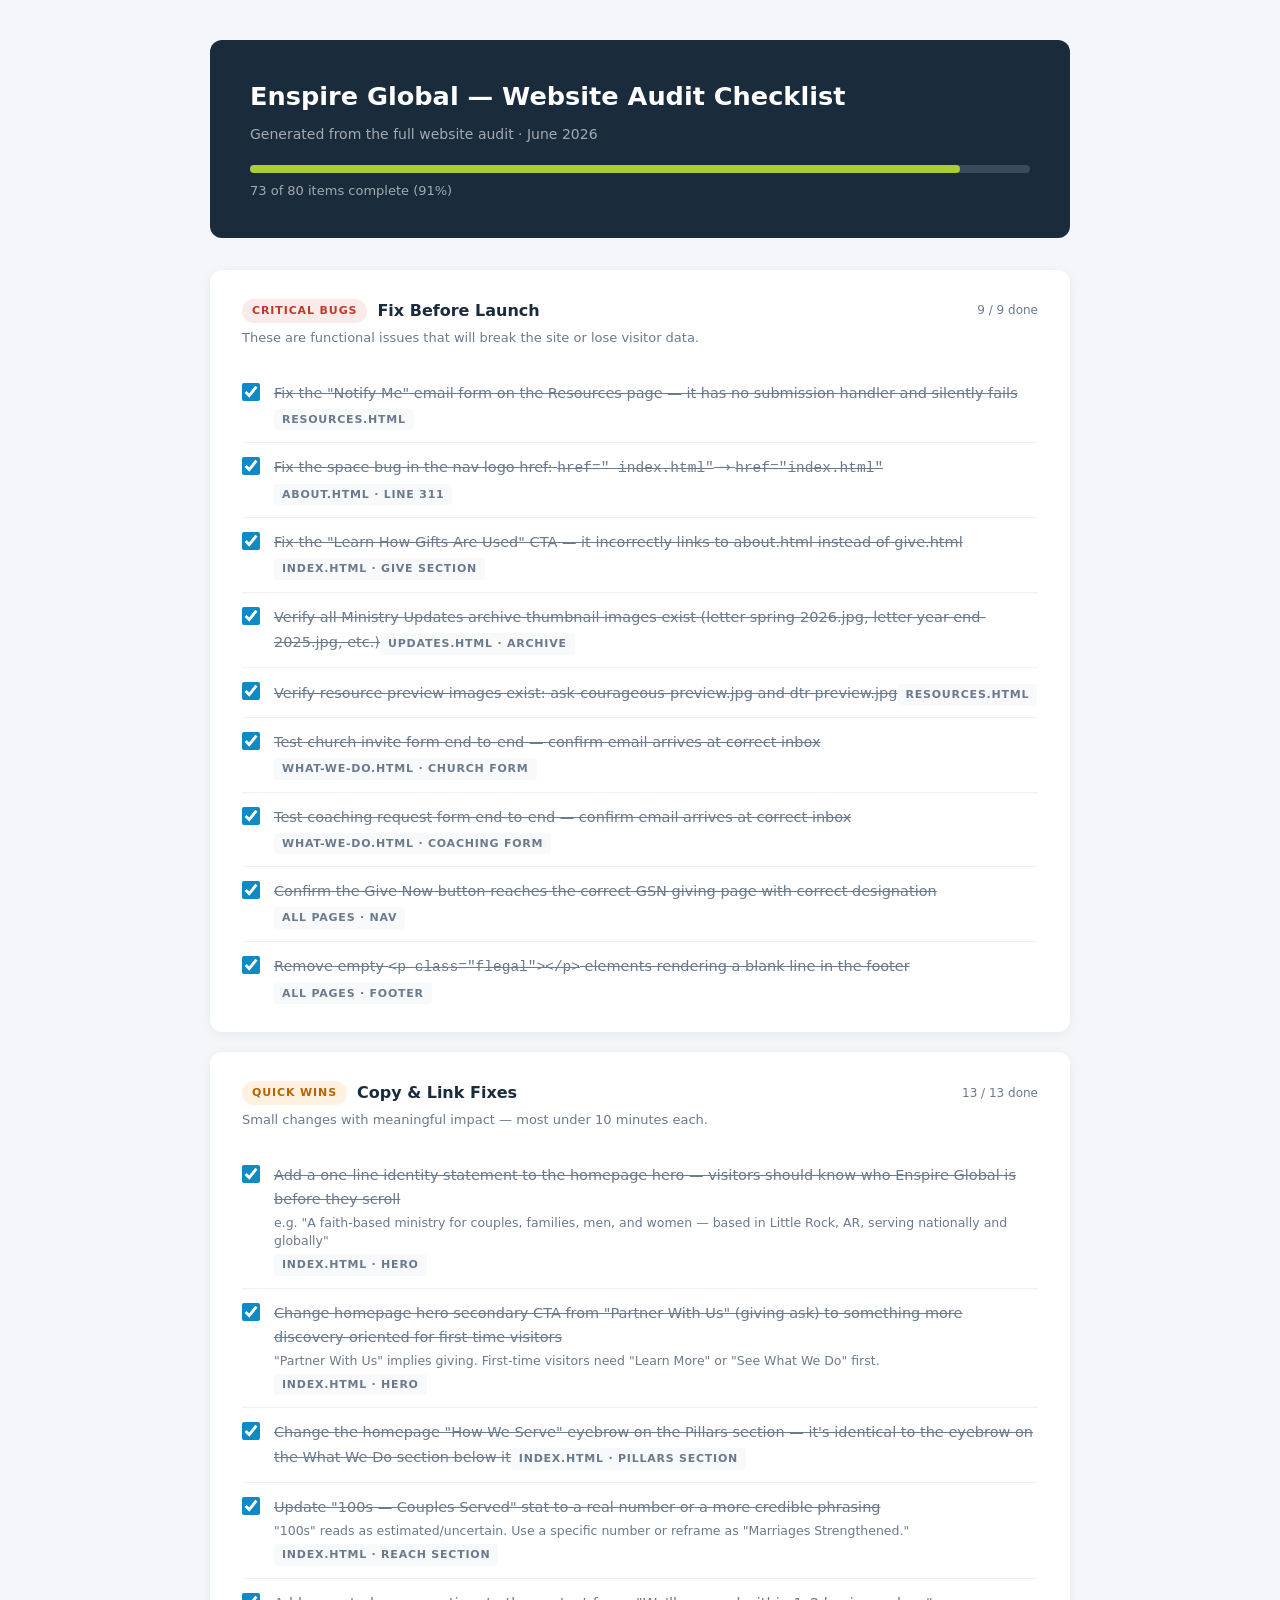
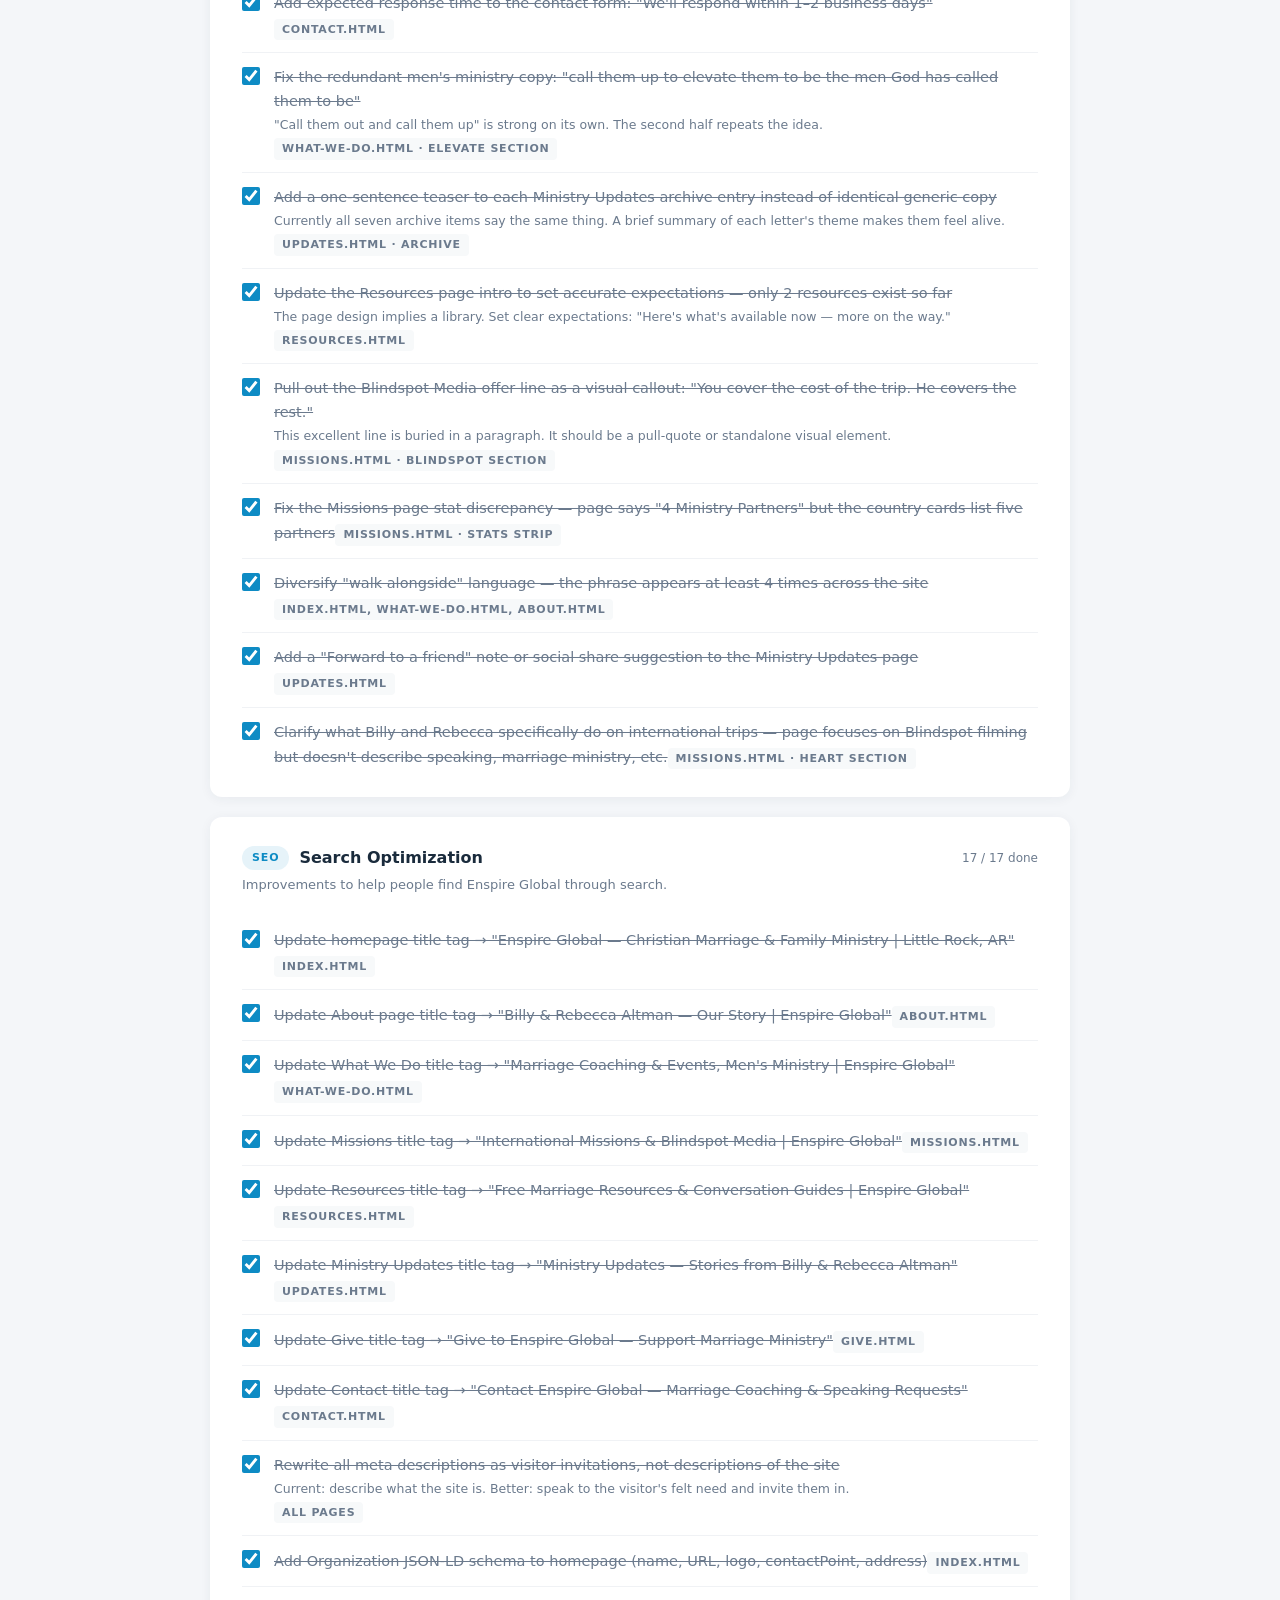
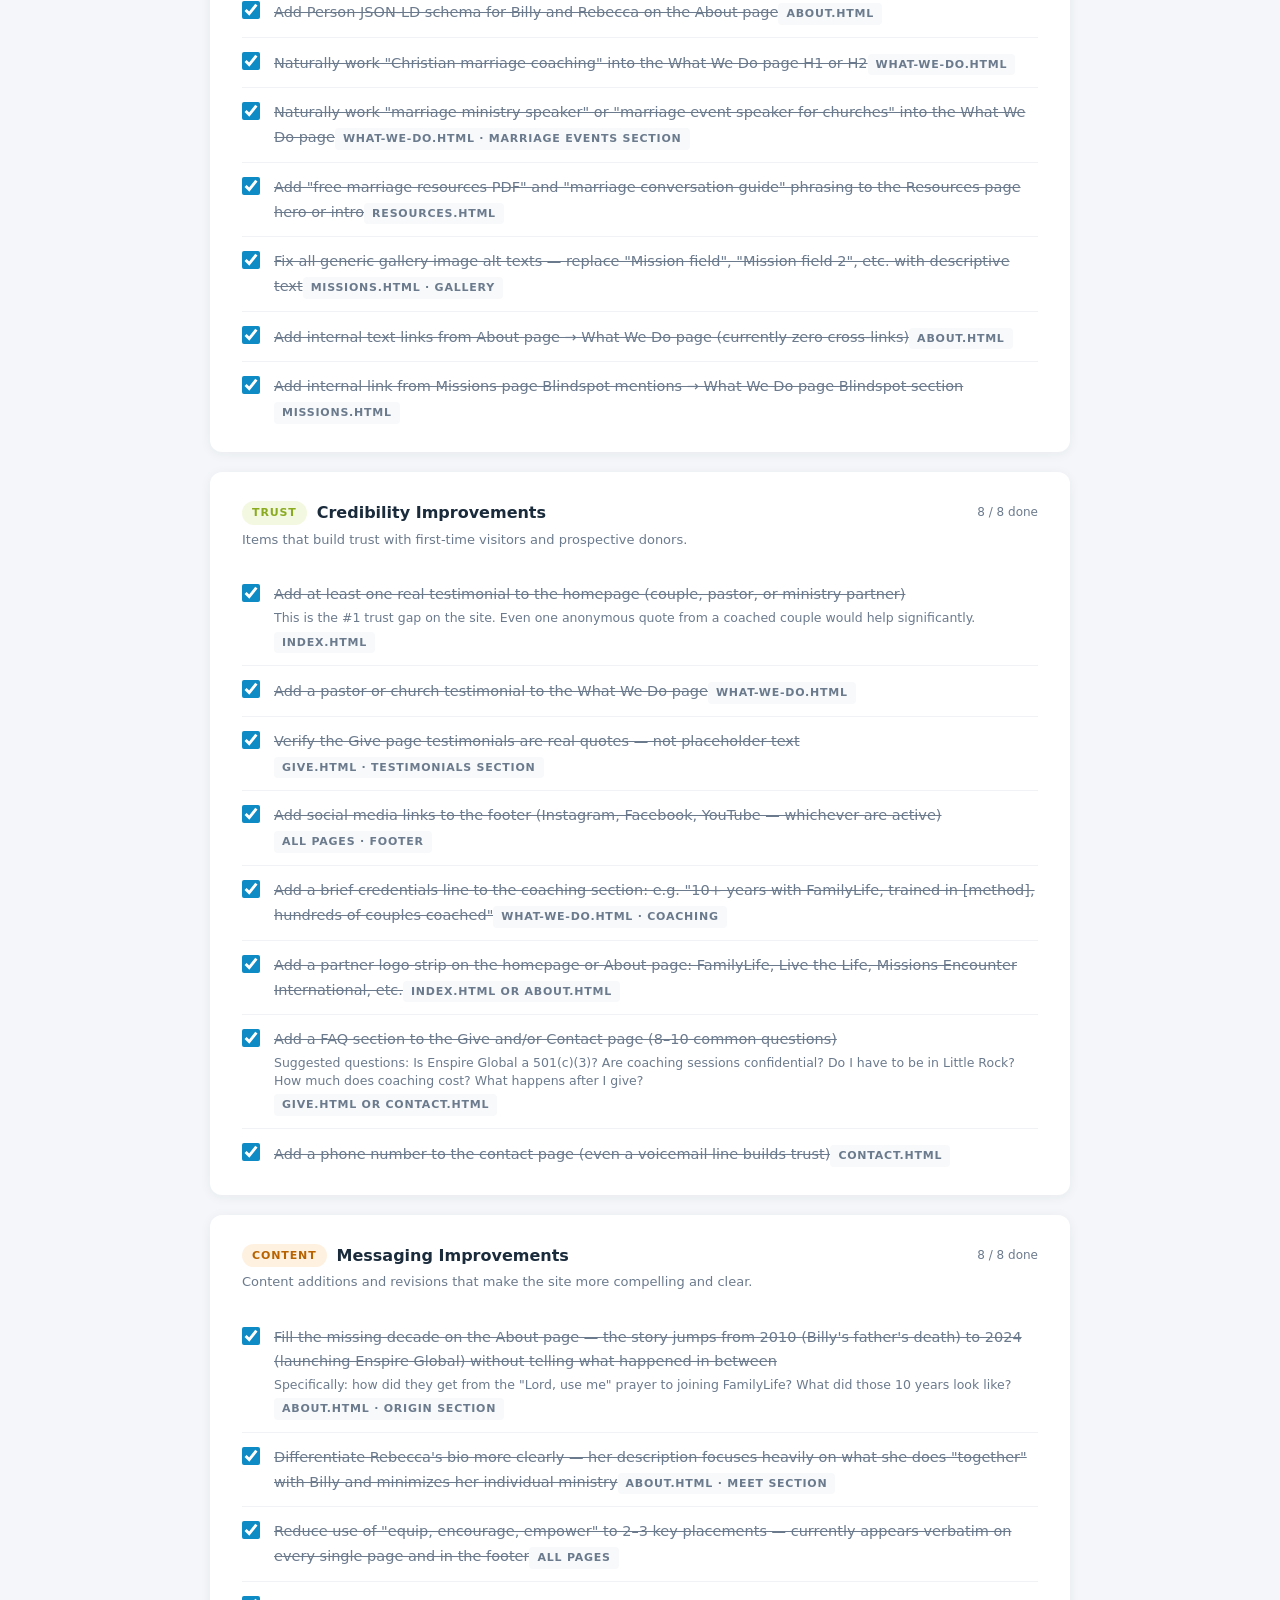
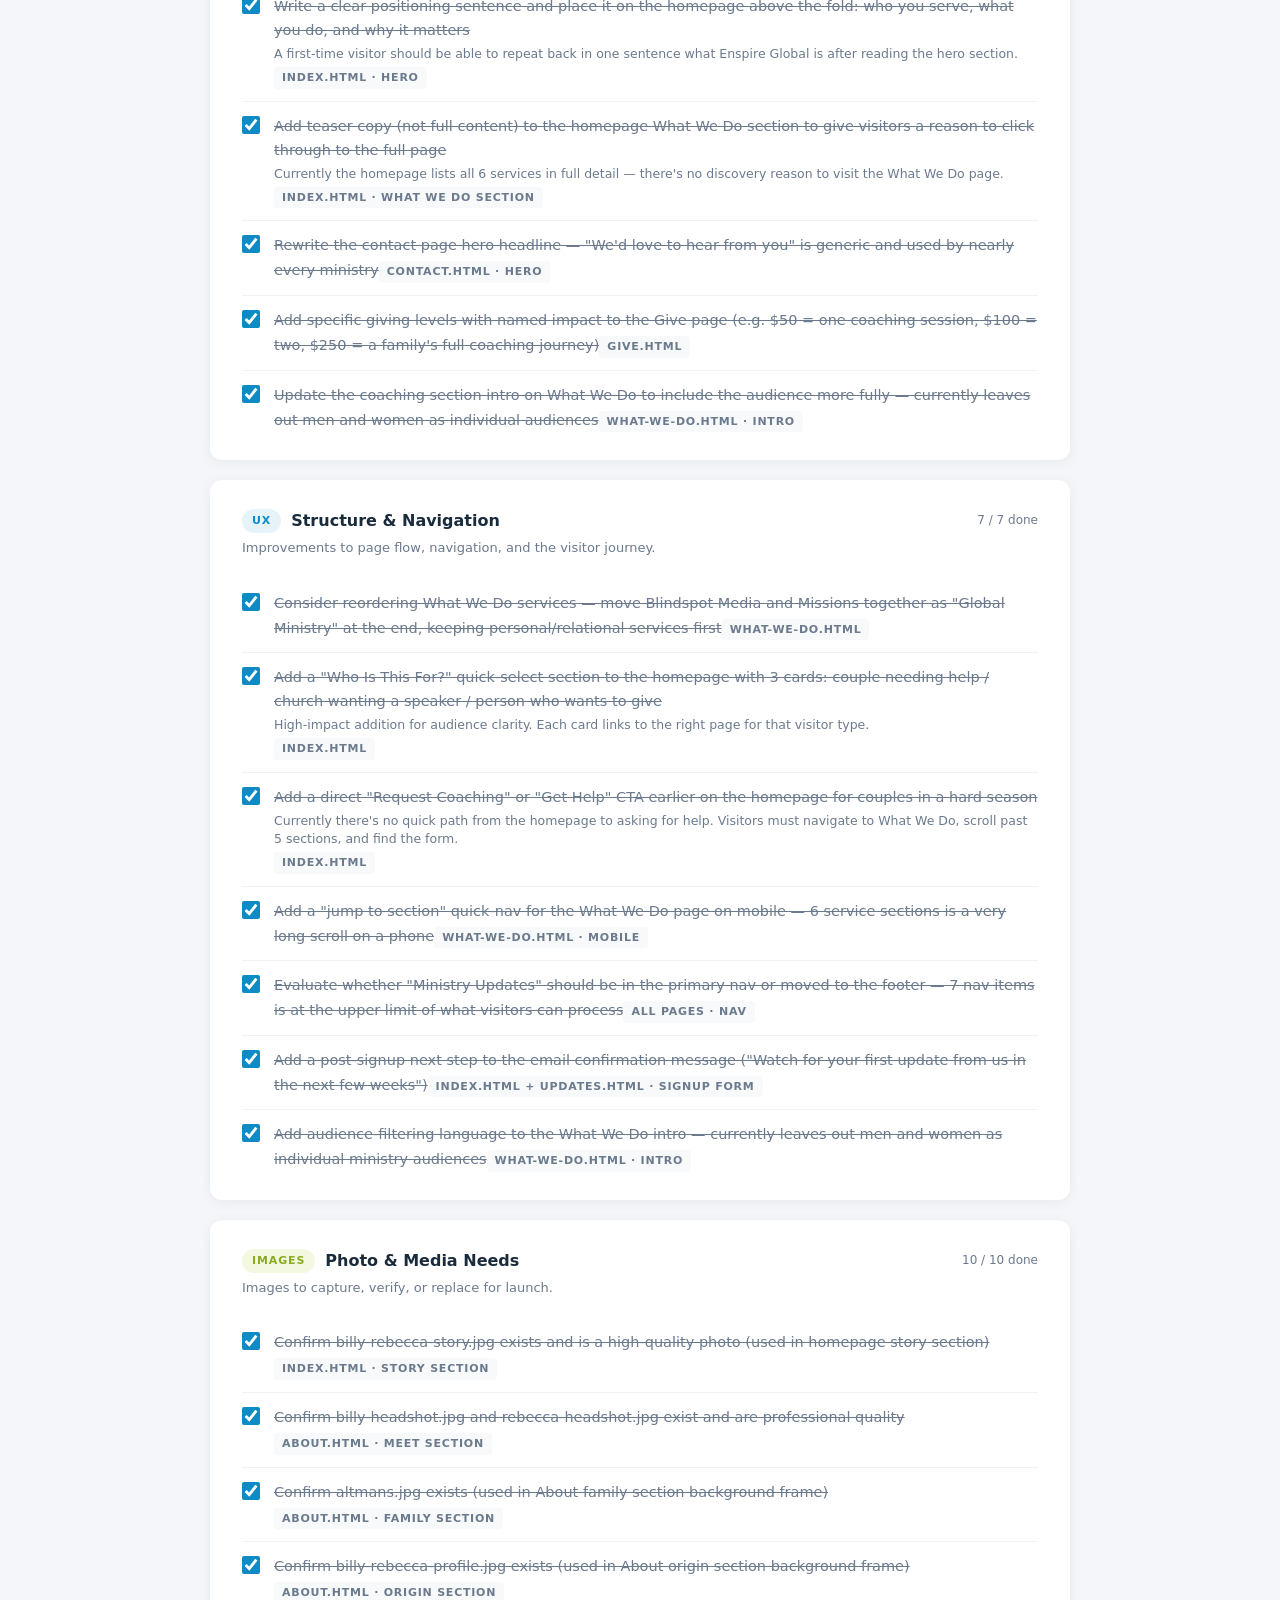
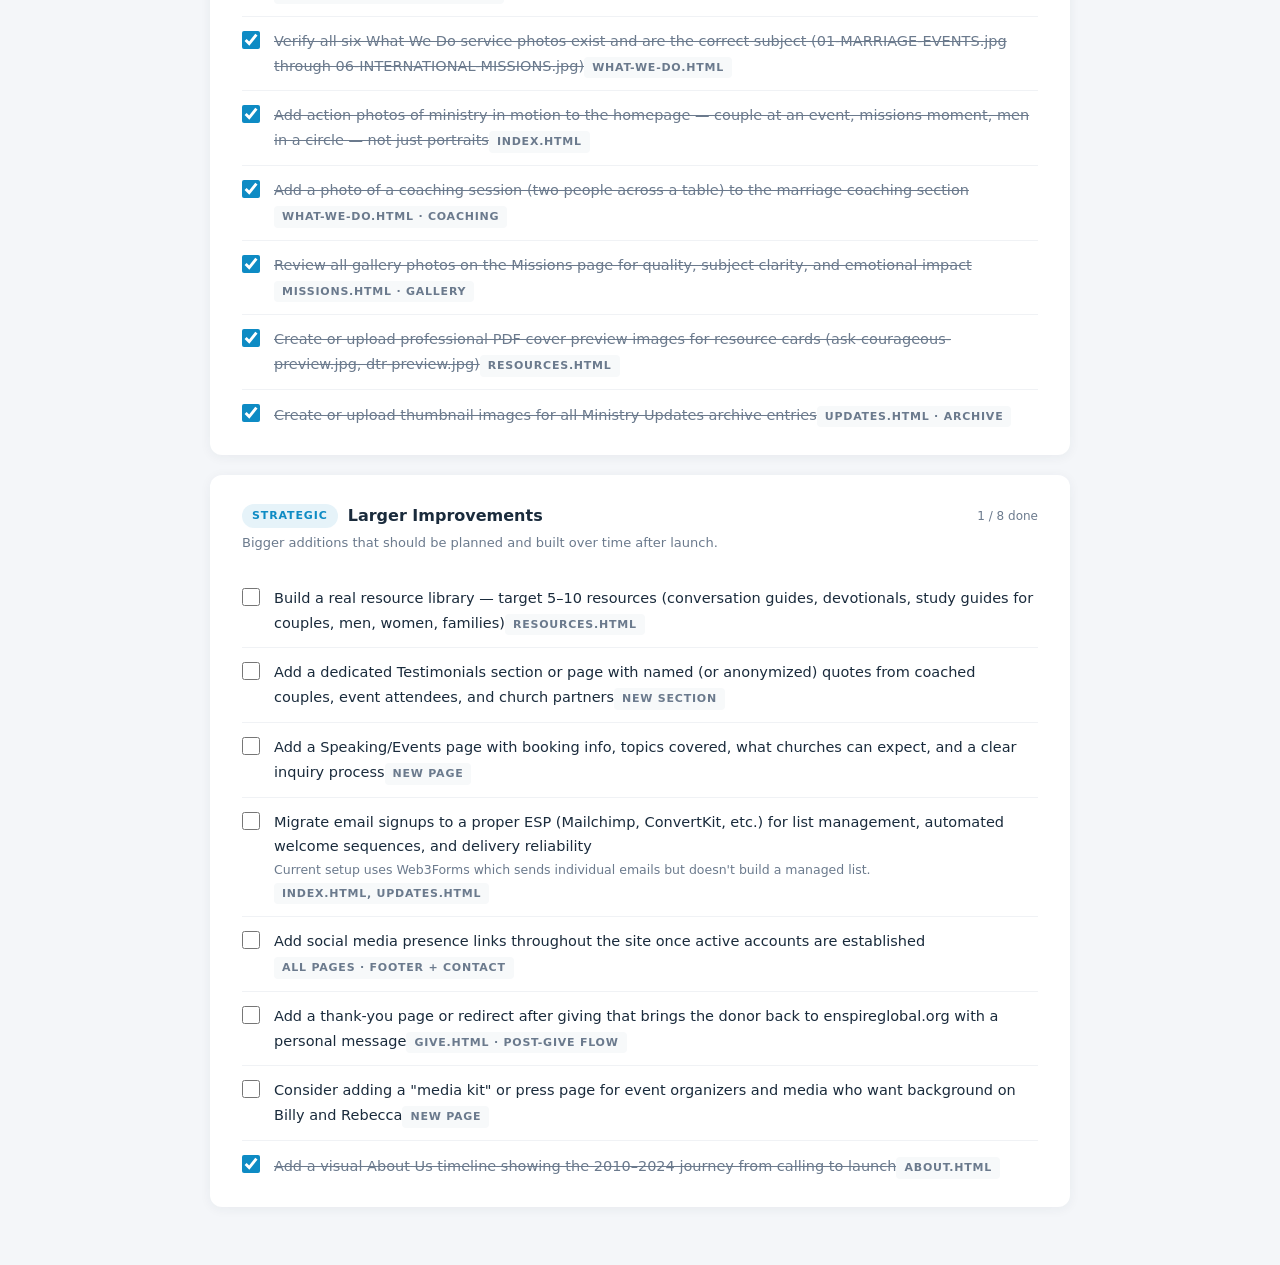
<file: audit-checklist.html>
<!DOCTYPE html>
<html lang="en">
<head>
<meta charset="UTF-8">
<meta name="viewport" content="width=device-width, initial-scale=1.0">
<title>Enspire Global — Website Audit Checklist</title>
<style>
:root {
  --blue:#0E8BC4;--green:#ABCE30;--green-dark:#8aaa20;
  --orange:#FD8D04;--dark:#1A2B3C;--gray:#6B7A8D;
  --off-white:#F7F9FA;--white:#ffffff;--red:#c0392b;
}
*{box-sizing:border-box;margin:0;padding:0}
body{font-family:-apple-system,BlinkMacSystemFont,'Segoe UI',system-ui,sans-serif;font-size:15px;line-height:1.6;color:var(--dark);background:#f4f6f9;padding:40px 20px}
.page{max-width:860px;margin:0 auto}
header{background:var(--dark);color:#fff;border-radius:12px;padding:36px 40px;margin-bottom:32px}
header h1{font-size:1.6rem;font-weight:700;margin-bottom:6px}
header p{color:rgba(255,255,255,.6);font-size:14px}
.progress-bar-wrap{background:rgba(255,255,255,.15);border-radius:100px;height:8px;margin-top:20px}
.progress-bar{background:var(--green);height:8px;border-radius:100px;transition:width .4s ease;width:0%}
.progress-label{font-size:13px;color:rgba(255,255,255,.6);margin-top:8px}

.section{background:var(--white);border-radius:12px;padding:28px 32px;margin-bottom:20px;box-shadow:0 2px 12px rgba(26,43,60,.06)}
.section-title{font-size:1rem;font-weight:700;color:var(--dark);margin-bottom:4px;display:flex;align-items:center;gap:10px}
.section-title .badge{font-size:11px;font-weight:700;letter-spacing:.08em;text-transform:uppercase;padding:3px 10px;border-radius:100px;flex-shrink:0}
.badge-red{background:rgba(192,57,43,.1);color:var(--red)}
.badge-blue{background:rgba(14,139,196,.1);color:var(--blue)}
.badge-green{background:rgba(171,206,48,.15);color:var(--green-dark)}
.badge-orange{background:rgba(253,141,4,.12);color:#b86200}
.section-subtitle{font-size:13px;color:var(--gray);margin-bottom:20px;margin-top:2px}

.item{display:flex;align-items:flex-start;gap:14px;padding:12px 0;border-bottom:1px solid #f0f2f5}
.item:last-child{border-bottom:none;padding-bottom:0}
.item input[type=checkbox]{width:18px;height:18px;margin-top:2px;flex-shrink:0;accent-color:var(--blue);cursor:pointer}
.item-body{flex:1}
.item-label{font-size:14.5px;color:var(--dark);cursor:pointer;line-height:1.5}
.item-label.done{text-decoration:line-through;color:var(--gray)}
.item-note{font-size:12.5px;color:var(--gray);margin-top:3px;line-height:1.45}
.item-page{display:inline-block;font-size:11px;font-weight:600;letter-spacing:.07em;text-transform:uppercase;padding:2px 8px;border-radius:4px;background:var(--off-white);color:var(--gray);margin-top:4px}

.section-count{font-size:12px;color:var(--gray);font-weight:500;margin-left:auto;flex-shrink:0}
</style>
</head>
<body>
<div class="page">

<header>
  <h1>Enspire Global — Website Audit Checklist</h1>
  <p>Generated from the full website audit · June 2026</p>
  <div class="progress-bar-wrap"><div class="progress-bar" id="bar"></div></div>
  <p class="progress-label" id="prog">0 of 0 items complete</p>
</header>

<!-- SECTION 1: CRITICAL BUGS -->
<div class="section">
  <div class="section-title"><span class="badge badge-red">Critical Bugs</span> Fix Before Launch <span class="section-count" id="c1"></span></div>
  <p class="section-subtitle">These are functional issues that will break the site or lose visitor data.</p>

  <div class="item"><input type="checkbox" id="b1" checked><div class="item-body"><label class="item-label done" for="b1">Fix the "Notify Me" email form on the Resources page — it has no submission handler and silently fails</label><span class="item-page">resources.html</span></div></div>
  <div class="item"><input type="checkbox" id="b2" checked><div class="item-body"><label class="item-label done" for="b2">Fix the space bug in the nav logo href: <code>href=" index.html"</code> → <code>href="index.html"</code></label><span class="item-page">about.html · line 311</span></div></div>
  <div class="item"><input type="checkbox" id="b3" checked><div class="item-body"><label class="item-label done" for="b3">Fix the "Learn How Gifts Are Used" CTA — it incorrectly links to about.html instead of give.html</label><span class="item-page">index.html · give section</span></div></div>
  <div class="item"><input type="checkbox" id="b4" checked><div class="item-body"><label class="item-label done" for="b4">Verify all Ministry Updates archive thumbnail images exist (letter-spring-2026.jpg, letter-year-end-2025.jpg, etc.)</label><span class="item-page">updates.html · archive</span></div></div>
  <div class="item"><input type="checkbox" id="b5" checked><div class="item-body"><label class="item-label done" for="b5">Verify resource preview images exist: ask-courageous-preview.jpg and dtr-preview.jpg</label><span class="item-page">resources.html</span></div></div>
  <div class="item"><input type="checkbox" id="b6" checked><div class="item-body"><label class="item-label done" for="b6">Test church invite form end-to-end — confirm email arrives at correct inbox</label><span class="item-page">what-we-do.html · church form</span></div></div>
  <div class="item"><input type="checkbox" id="b7" checked><div class="item-body"><label class="item-label done" for="b7">Test coaching request form end-to-end — confirm email arrives at correct inbox</label><span class="item-page">what-we-do.html · coaching form</span></div></div>
  <div class="item"><input type="checkbox" id="b8" checked><div class="item-body"><label class="item-label done" for="b8">Confirm the Give Now button reaches the correct GSN giving page with correct designation</label><span class="item-page">All pages · nav</span></div></div>
  <div class="item"><input type="checkbox" id="b9" checked><div class="item-body"><label class="item-label done" for="b9">Remove empty <code>&lt;p class="flegal"&gt;&lt;/p&gt;</code> elements rendering a blank line in the footer</label><span class="item-page">All pages · footer</span></div></div>
</div>

<!-- SECTION 2: QUICK WINS -->
<div class="section">
  <div class="section-title"><span class="badge badge-orange">Quick Wins</span> Copy & Link Fixes <span class="section-count" id="c2"></span></div>
  <p class="section-subtitle">Small changes with meaningful impact — most under 10 minutes each.</p>

  <div class="item"><input type="checkbox" id="q1" checked><div class="item-body"><label class="item-label done" for="q1">Add a one-line identity statement to the homepage hero — visitors should know who Enspire Global is before they scroll</label><div class="item-note">e.g. "A faith-based ministry for couples, families, men, and women — based in Little Rock, AR, serving nationally and globally"</div><span class="item-page">index.html · hero</span></div></div>
  <div class="item"><input type="checkbox" id="q2" checked><div class="item-body"><label class="item-label done" for="q2">Change homepage hero secondary CTA from "Partner With Us" (giving ask) to something more discovery-oriented for first-time visitors</label><div class="item-note">"Partner With Us" implies giving. First-time visitors need "Learn More" or "See What We Do" first.</div><span class="item-page">index.html · hero</span></div></div>
  <div class="item"><input type="checkbox" id="q3" checked><div class="item-body"><label class="item-label done" for="q3">Change the homepage "How We Serve" eyebrow on the Pillars section — it's identical to the eyebrow on the What We Do section below it</label><span class="item-page">index.html · pillars section</span></div></div>
  <div class="item"><input type="checkbox" id="q4" checked><div class="item-body"><label class="item-label done" for="q4">Update "100s — Couples Served" stat to a real number or a more credible phrasing</label><div class="item-note">"100s" reads as estimated/uncertain. Use a specific number or reframe as "Marriages Strengthened."</div><span class="item-page">index.html · reach section</span></div></div>
  <div class="item"><input type="checkbox" id="q5" checked><div class="item-body"><label class="item-label done" for="q5">Add expected response time to the contact form: "We'll respond within 1–2 business days"</label><span class="item-page">contact.html</span></div></div>
  <div class="item"><input type="checkbox" id="q6" checked><div class="item-body"><label class="item-label done" for="q6">Fix the redundant men's ministry copy: "call them up to elevate them to be the men God has called them to be"</label><div class="item-note">"Call them out and call them up" is strong on its own. The second half repeats the idea.</div><span class="item-page">what-we-do.html · elevate section</span></div></div>
  <div class="item"><input type="checkbox" id="q7" checked><div class="item-body"><label class="item-label done" for="q7">Add a one-sentence teaser to each Ministry Updates archive entry instead of identical generic copy</label><div class="item-note">Currently all seven archive items say the same thing. A brief summary of each letter's theme makes them feel alive.</div><span class="item-page">updates.html · archive</span></div></div>
  <div class="item"><input type="checkbox" id="q8" checked><div class="item-body"><label class="item-label done" for="q8">Update the Resources page intro to set accurate expectations — only 2 resources exist so far</label><div class="item-note">The page design implies a library. Set clear expectations: "Here's what's available now — more on the way."</div><span class="item-page">resources.html</span></div></div>
  <div class="item"><input type="checkbox" id="q9" checked><div class="item-body"><label class="item-label done" for="q9">Pull out the Blindspot Media offer line as a visual callout: "You cover the cost of the trip. He covers the rest."</label><div class="item-note">This excellent line is buried in a paragraph. It should be a pull-quote or standalone visual element.</div><span class="item-page">missions.html · blindspot section</span></div></div>
  <div class="item"><input type="checkbox" id="q10" checked><div class="item-body"><label class="item-label done" for="q10">Fix the Missions page stat discrepancy — page says "4 Ministry Partners" but the country cards list five partners</label><span class="item-page">missions.html · stats strip</span></div></div>
  <div class="item"><input type="checkbox" id="q11" checked><div class="item-body"><label class="item-label done" for="q11">Diversify "walk alongside" language — the phrase appears at least 4 times across the site</label><span class="item-page">index.html, what-we-do.html, about.html</span></div></div>
  <div class="item"><input type="checkbox" id="q12" checked><div class="item-body"><label class="item-label done" for="q12">Add a "Forward to a friend" note or social share suggestion to the Ministry Updates page</label><span class="item-page">updates.html</span></div></div>
  <div class="item"><input type="checkbox" id="q13" checked><div class="item-body"><label class="item-label done" for="q13">Clarify what Billy and Rebecca specifically do on international trips — page focuses on Blindspot filming but doesn't describe speaking, marriage ministry, etc.</label><span class="item-page">missions.html · heart section</span></div></div>
</div>

<!-- SECTION 3: SEO -->
<div class="section">
  <div class="section-title"><span class="badge badge-blue">SEO</span> Search Optimization <span class="section-count" id="c3"></span></div>
  <p class="section-subtitle">Improvements to help people find Enspire Global through search.</p>

  <div class="item"><input type="checkbox" id="s1" checked><div class="item-body"><label class="item-label done" for="s1">Update homepage title tag → "Enspire Global — Christian Marriage & Family Ministry | Little Rock, AR"</label><span class="item-page">index.html</span></div></div>
  <div class="item"><input type="checkbox" id="s2" checked><div class="item-body"><label class="item-label done" for="s2">Update About page title tag → "Billy & Rebecca Altman — Our Story | Enspire Global"</label><span class="item-page">about.html</span></div></div>
  <div class="item"><input type="checkbox" id="s3" checked><div class="item-body"><label class="item-label done" for="s3">Update What We Do title tag → "Marriage Coaching & Events, Men's Ministry | Enspire Global"</label><span class="item-page">what-we-do.html</span></div></div>
  <div class="item"><input type="checkbox" id="s4" checked><div class="item-body"><label class="item-label done" for="s4">Update Missions title tag → "International Missions & Blindspot Media | Enspire Global"</label><span class="item-page">missions.html</span></div></div>
  <div class="item"><input type="checkbox" id="s5" checked><div class="item-body"><label class="item-label done" for="s5">Update Resources title tag → "Free Marriage Resources & Conversation Guides | Enspire Global"</label><span class="item-page">resources.html</span></div></div>
  <div class="item"><input type="checkbox" id="s6" checked><div class="item-body"><label class="item-label done" for="s6">Update Ministry Updates title tag → "Ministry Updates — Stories from Billy & Rebecca Altman"</label><span class="item-page">updates.html</span></div></div>
  <div class="item"><input type="checkbox" id="s7" checked><div class="item-body"><label class="item-label done" for="s7">Update Give title tag → "Give to Enspire Global — Support Marriage Ministry"</label><span class="item-page">give.html</span></div></div>
  <div class="item"><input type="checkbox" id="s8" checked><div class="item-body"><label class="item-label done" for="s8">Update Contact title tag → "Contact Enspire Global — Marriage Coaching & Speaking Requests"</label><span class="item-page">contact.html</span></div></div>
  <div class="item"><input type="checkbox" id="s9" checked><div class="item-body"><label class="item-label done" for="s9">Rewrite all meta descriptions as visitor invitations, not descriptions of the site</label><div class="item-note">Current: describe what the site is. Better: speak to the visitor's felt need and invite them in.</div><span class="item-page">All pages</span></div></div>
  <div class="item"><input type="checkbox" id="s10" checked><div class="item-body"><label class="item-label done" for="s10">Add Organization JSON-LD schema to homepage (name, URL, logo, contactPoint, address)</label><span class="item-page">index.html</span></div></div>
  <div class="item"><input type="checkbox" id="s11" checked><div class="item-body"><label class="item-label done" for="s11">Add Person JSON-LD schema for Billy and Rebecca on the About page</label><span class="item-page">about.html</span></div></div>
  <div class="item"><input type="checkbox" id="s12" checked><div class="item-body"><label class="item-label done" for="s12">Naturally work "Christian marriage coaching" into the What We Do page H1 or H2</label><span class="item-page">what-we-do.html</span></div></div>
  <div class="item"><input type="checkbox" id="s13" checked><div class="item-body"><label class="item-label done" for="s13">Naturally work "marriage ministry speaker" or "marriage event speaker for churches" into the What We Do page</label><span class="item-page">what-we-do.html · marriage events section</span></div></div>
  <div class="item"><input type="checkbox" id="s14" checked><div class="item-body"><label class="item-label done" for="s14">Add "free marriage resources PDF" and "marriage conversation guide" phrasing to the Resources page hero or intro</label><span class="item-page">resources.html</span></div></div>
  <div class="item"><input type="checkbox" id="s15" checked><div class="item-body"><label class="item-label done" for="s15">Fix all generic gallery image alt texts — replace "Mission field", "Mission field 2", etc. with descriptive text</label><span class="item-page">missions.html · gallery</span></div></div>
  <div class="item"><input type="checkbox" id="s16" checked><div class="item-body"><label class="item-label done" for="s16">Add internal text links from About page → What We Do page (currently zero cross-links)</label><span class="item-page">about.html</span></div></div>
  <div class="item"><input type="checkbox" id="s17" checked><div class="item-body"><label class="item-label done" for="s17">Add internal link from Missions page Blindspot mentions → What We Do page Blindspot section</label><span class="item-page">missions.html</span></div></div>
</div>

<!-- SECTION 4: TRUST & CREDIBILITY -->
<div class="section">
  <div class="section-title"><span class="badge badge-green">Trust</span> Credibility Improvements <span class="section-count" id="c4"></span></div>
  <p class="section-subtitle">Items that build trust with first-time visitors and prospective donors.</p>

  <div class="item"><input type="checkbox" id="t1" checked><div class="item-body"><label class="item-label done" for="t1">Add at least one real testimonial to the homepage (couple, pastor, or ministry partner)</label><div class="item-note">This is the #1 trust gap on the site. Even one anonymous quote from a coached couple would help significantly.</div><span class="item-page">index.html</span></div></div>
  <div class="item"><input type="checkbox" id="t2" checked><div class="item-body"><label class="item-label done" for="t2">Add a pastor or church testimonial to the What We Do page</label><span class="item-page">what-we-do.html</span></div></div>
  <div class="item"><input type="checkbox" id="t3" checked><div class="item-body"><label class="item-label done" for="t3">Verify the Give page testimonials are real quotes — not placeholder text</label><span class="item-page">give.html · testimonials section</span></div></div>
  <div class="item"><input type="checkbox" id="t4" checked><div class="item-body"><label class="item-label done" for="t4">Add social media links to the footer (Instagram, Facebook, YouTube — whichever are active)</label><span class="item-page">All pages · footer</span></div></div>
  <div class="item"><input type="checkbox" id="t5" checked><div class="item-body"><label class="item-label done" for="t5">Add a brief credentials line to the coaching section: e.g. "10+ years with FamilyLife, trained in [method], hundreds of couples coached"</label><span class="item-page">what-we-do.html · coaching</span></div></div>
  <div class="item"><input type="checkbox" id="t6" checked><div class="item-body"><label class="item-label done" for="t6">Add a partner logo strip on the homepage or About page: FamilyLife, Live the Life, Missions Encounter International, etc.</label><span class="item-page">index.html or about.html</span></div></div>
  <div class="item"><input type="checkbox" id="t7" checked><div class="item-body"><label class="item-label done" for="t7">Add a FAQ section to the Give and/or Contact page (8–10 common questions)</label><div class="item-note">Suggested questions: Is Enspire Global a 501(c)(3)? Are coaching sessions confidential? Do I have to be in Little Rock? How much does coaching cost? What happens after I give?</div><span class="item-page">give.html or contact.html</span></div></div>
  <div class="item"><input type="checkbox" id="t8" checked><div class="item-body"><label class="item-label done" for="t8">Add a phone number to the contact page (even a voicemail line builds trust)</label><span class="item-page">contact.html</span></div></div>
</div>

<!-- SECTION 5: CONTENT & MESSAGING -->
<div class="section">
  <div class="section-title"><span class="badge badge-orange">Content</span> Messaging Improvements <span class="section-count" id="c5"></span></div>
  <p class="section-subtitle">Content additions and revisions that make the site more compelling and clear.</p>

  <div class="item"><input type="checkbox" id="m1" checked><div class="item-body"><label class="item-label done" for="m1">Fill the missing decade on the About page — the story jumps from 2010 (Billy's father's death) to 2024 (launching Enspire Global) without telling what happened in between</label><div class="item-note">Specifically: how did they get from the "Lord, use me" prayer to joining FamilyLife? What did those 10 years look like?</div><span class="item-page">about.html · origin section</span></div></div>
  <div class="item"><input type="checkbox" id="m2" checked><div class="item-body"><label class="item-label done" for="m2">Differentiate Rebecca's bio more clearly — her description focuses heavily on what she does "together" with Billy and minimizes her individual ministry</label><span class="item-page">about.html · meet section</span></div></div>
  <div class="item"><input type="checkbox" id="m3" checked><div class="item-body"><label class="item-label done" for="m3">Reduce use of "equip, encourage, empower" to 2–3 key placements — currently appears verbatim on every single page and in the footer</label><span class="item-page">All pages</span></div></div>
  <div class="item"><input type="checkbox" id="m4" checked><div class="item-body"><label class="item-label done" for="m4">Write a clear positioning sentence and place it on the homepage above the fold: who you serve, what you do, and why it matters</label><div class="item-note">A first-time visitor should be able to repeat back in one sentence what Enspire Global is after reading the hero section.</div><span class="item-page">index.html · hero</span></div></div>
  <div class="item"><input type="checkbox" id="m5" checked><div class="item-body"><label class="item-label done" for="m5">Add teaser copy (not full content) to the homepage What We Do section to give visitors a reason to click through to the full page</label><div class="item-note">Currently the homepage lists all 6 services in full detail — there's no discovery reason to visit the What We Do page.</div><span class="item-page">index.html · what we do section</span></div></div>
  <div class="item"><input type="checkbox" id="m6" checked><div class="item-body"><label class="item-label done" for="m6">Rewrite the contact page hero headline — "We'd love to hear from you" is generic and used by nearly every ministry</label><span class="item-page">contact.html · hero</span></div></div>
  <div class="item"><input type="checkbox" id="m7" checked><div class="item-body"><label class="item-label done" for="m7">Add specific giving levels with named impact to the Give page (e.g. $50 = one coaching session, $100 = two, $250 = a family's full coaching journey)</label><span class="item-page">give.html</span></div></div>
  <div class="item"><input type="checkbox" id="m8" checked><div class="item-body"><label class="item-label done" for="m8">Update the coaching section intro on What We Do to include the audience more fully — currently leaves out men and women as individual audiences</label><span class="item-page">what-we-do.html · intro</span></div></div>
</div>

<!-- SECTION 6: STRUCTURE & UX -->
<div class="section">
  <div class="section-title"><span class="badge badge-blue">UX</span> Structure & Navigation <span class="section-count" id="c6"></span></div>
  <p class="section-subtitle">Improvements to page flow, navigation, and the visitor journey.</p>

  <div class="item"><input type="checkbox" id="u1" checked><div class="item-body"><label class="item-label done" for="u1">Consider reordering What We Do services — move Blindspot Media and Missions together as "Global Ministry" at the end, keeping personal/relational services first</label><span class="item-page">what-we-do.html</span></div></div>
  <div class="item"><input type="checkbox" id="u2" checked><div class="item-body"><label class="item-label done" for="u2">Add a "Who Is This For?" quick-select section to the homepage with 3 cards: couple needing help / church wanting a speaker / person who wants to give</label><div class="item-note">High-impact addition for audience clarity. Each card links to the right page for that visitor type.</div><span class="item-page">index.html</span></div></div>
  <div class="item"><input type="checkbox" id="u3" checked><div class="item-body"><label class="item-label done" for="u3">Add a direct "Request Coaching" or "Get Help" CTA earlier on the homepage for couples in a hard season</label><div class="item-note">Currently there's no quick path from the homepage to asking for help. Visitors must navigate to What We Do, scroll past 5 sections, and find the form.</div><span class="item-page">index.html</span></div></div>
  <div class="item"><input type="checkbox" id="u4" checked><div class="item-body"><label class="item-label done" for="u4">Add a "jump to section" quick-nav for the What We Do page on mobile — 6 service sections is a very long scroll on a phone</label><span class="item-page">what-we-do.html · mobile</span></div></div>
  <div class="item"><input type="checkbox" id="u5" checked><div class="item-body"><label class="item-label done" for="u5">Evaluate whether "Ministry Updates" should be in the primary nav or moved to the footer — 7 nav items is at the upper limit of what visitors can process</label><span class="item-page">All pages · nav</span></div></div>
  <div class="item"><input type="checkbox" id="u6" checked><div class="item-body"><label class="item-label done" for="u6">Add a post-signup next step to the email confirmation message ("Watch for your first update from us in the next few weeks")</label><span class="item-page">index.html + updates.html · signup form</span></div></div>
  <div class="item"><input type="checkbox" id="u7" checked><div class="item-body"><label class="item-label done" for="u7">Add audience-filtering language to the What We Do intro — currently leaves out men and women as individual ministry audiences</label><span class="item-page">what-we-do.html · intro</span></div></div>
</div>

<!-- SECTION 7: IMAGES & MEDIA -->
<div class="section">
  <div class="section-title"><span class="badge badge-green">Images</span> Photo & Media Needs <span class="section-count" id="c7"></span></div>
  <p class="section-subtitle">Images to capture, verify, or replace for launch.</p>

  <div class="item"><input type="checkbox" id="i1" checked><div class="item-body"><label class="item-label done" for="i1">Confirm billy-rebecca-story.jpg exists and is a high-quality photo (used in homepage story section)</label><span class="item-page">index.html · story section</span></div></div>
  <div class="item"><input type="checkbox" id="i2" checked><div class="item-body"><label class="item-label done" for="i2">Confirm billy-headshot.jpg and rebecca-headshot.jpg exist and are professional quality</label><span class="item-page">about.html · meet section</span></div></div>
  <div class="item"><input type="checkbox" id="i3" checked><div class="item-body"><label class="item-label done" for="i3">Confirm altmans.jpg exists (used in About family section background frame)</label><span class="item-page">about.html · family section</span></div></div>
  <div class="item"><input type="checkbox" id="i4" checked><div class="item-body"><label class="item-label done" for="i4">Confirm billy-rebecca-profile.jpg exists (used in About origin section background frame)</label><span class="item-page">about.html · origin section</span></div></div>
  <div class="item"><input type="checkbox" id="i5" checked><div class="item-body"><label class="item-label done" for="i5">Verify all six What We Do service photos exist and are the correct subject (01-MARRIAGE-EVENTS.jpg through 06-INTERNATIONAL-MISSIONS.jpg)</label><span class="item-page">what-we-do.html</span></div></div>
  <div class="item"><input type="checkbox" id="i6" checked><div class="item-body"><label class="item-label done" for="i6">Add action photos of ministry in motion to the homepage — couple at an event, missions moment, men in a circle — not just portraits</label><span class="item-page">index.html</span></div></div>
  <div class="item"><input type="checkbox" id="i7" checked><div class="item-body"><label class="item-label done" for="i7">Add a photo of a coaching session (two people across a table) to the marriage coaching section</label><span class="item-page">what-we-do.html · coaching</span></div></div>
  <div class="item"><input type="checkbox" id="i8" checked><div class="item-body"><label class="item-label done" for="i8">Review all gallery photos on the Missions page for quality, subject clarity, and emotional impact</label><span class="item-page">missions.html · gallery</span></div></div>
  <div class="item"><input type="checkbox" id="i9" checked><div class="item-body"><label class="item-label done" for="i9">Create or upload professional PDF cover preview images for resource cards (ask-courageous-preview.jpg, dtr-preview.jpg)</label><span class="item-page">resources.html</span></div></div>
  <div class="item"><input type="checkbox" id="i10" checked><div class="item-body"><label class="item-label done" for="i10">Create or upload thumbnail images for all Ministry Updates archive entries</label><span class="item-page">updates.html · archive</span></div></div>
</div>

<!-- SECTION 8: STRATEGIC ADDITIONS -->
<div class="section">
  <div class="section-title"><span class="badge badge-blue">Strategic</span> Larger Improvements <span class="section-count" id="c8"></span></div>
  <p class="section-subtitle">Bigger additions that should be planned and built over time after launch.</p>

  <div class="item"><input type="checkbox" id="st1"><div class="item-body"><label class="item-label" for="st1">Build a real resource library — target 5–10 resources (conversation guides, devotionals, study guides for couples, men, women, families)</label><span class="item-page">resources.html</span></div></div>
  <div class="item"><input type="checkbox" id="st2"><div class="item-body"><label class="item-label" for="st2">Add a dedicated Testimonials section or page with named (or anonymized) quotes from coached couples, event attendees, and church partners</label><span class="item-page">New section</span></div></div>
  <div class="item"><input type="checkbox" id="st3"><div class="item-body"><label class="item-label" for="st3">Add a Speaking/Events page with booking info, topics covered, what churches can expect, and a clear inquiry process</label><span class="item-page">New page</span></div></div>
  <div class="item"><input type="checkbox" id="st4"><div class="item-body"><label class="item-label" for="st4">Migrate email signups to a proper ESP (Mailchimp, ConvertKit, etc.) for list management, automated welcome sequences, and delivery reliability</label><div class="item-note">Current setup uses Web3Forms which sends individual emails but doesn't build a managed list.</div><span class="item-page">index.html, updates.html</span></div></div>
  <div class="item"><input type="checkbox" id="st5"><div class="item-body"><label class="item-label" for="st5">Add social media presence links throughout the site once active accounts are established</label><span class="item-page">All pages · footer + contact</span></div></div>
  <div class="item"><input type="checkbox" id="st6"><div class="item-body"><label class="item-label" for="st6">Add a thank-you page or redirect after giving that brings the donor back to enspireglobal.org with a personal message</label><span class="item-page">give.html · post-give flow</span></div></div>
  <div class="item"><input type="checkbox" id="st7"><div class="item-body"><label class="item-label" for="st7">Consider adding a "media kit" or press page for event organizers and media who want background on Billy and Rebecca</label><span class="item-page">New page</span></div></div>
  <div class="item"><input type="checkbox" id="st8" checked><div class="item-body"><label class="item-label done" for="st8">Add a visual About Us timeline showing the 2010–2024 journey from calling to launch</label><span class="item-page">about.html</span></div></div>
</div>

</div><!-- end .page -->

<script>
var all = document.querySelectorAll('input[type=checkbox]');
var sections = [
  {id:'c1', prefix:'b', count:9},
  {id:'c2', prefix:'q', count:13},
  {id:'c3', prefix:'s', count:17},
  {id:'c4', prefix:'t', count:8},
  {id:'c5', prefix:'m', count:8},
  {id:'c6', prefix:'u', count:7},
  {id:'c7', prefix:'i', count:10},
  {id:'c8', prefix:'st', count:8},
];

function save(){
  var state={};
  all.forEach(function(cb){state[cb.id]=cb.checked});
  try{localStorage.setItem('eg_audit',JSON.stringify(state))}catch(e){}
}
function load(){
  try{
    var s=JSON.parse(localStorage.getItem('eg_audit')||'{}');
    all.forEach(function(cb){
      if(s[cb.id]){cb.checked=true;styleLabel(cb)}
    });
  }catch(e){}
}
function styleLabel(cb){
  var lbl=document.querySelector('label[for="'+cb.id+'"]');
  if(lbl){lbl.classList.toggle('done',cb.checked)}
}
function update(){
  var done=0;
  all.forEach(function(cb){if(cb.checked)done++});
  var total=all.length;
  var pct=total?Math.round(done/total*100):0;
  document.getElementById('bar').style.width=pct+'%';
  document.getElementById('prog').textContent=done+' of '+total+' items complete ('+pct+'%)';
  sections.forEach(function(sec){
    var secDone=0;
    for(var i=1;i<=sec.count;i++){
      var el=document.getElementById(sec.prefix+i);
      if(el&&el.checked)secDone++;
    }
    var el2=document.getElementById(sec.id);
    if(el2)el2.textContent=secDone+' / '+sec.count+' done';
  });
}
all.forEach(function(cb){
  cb.addEventListener('change',function(){
    styleLabel(this);
    save();
    update();
  });
});
load();
update();
</script>
</body>
</html>
</file>
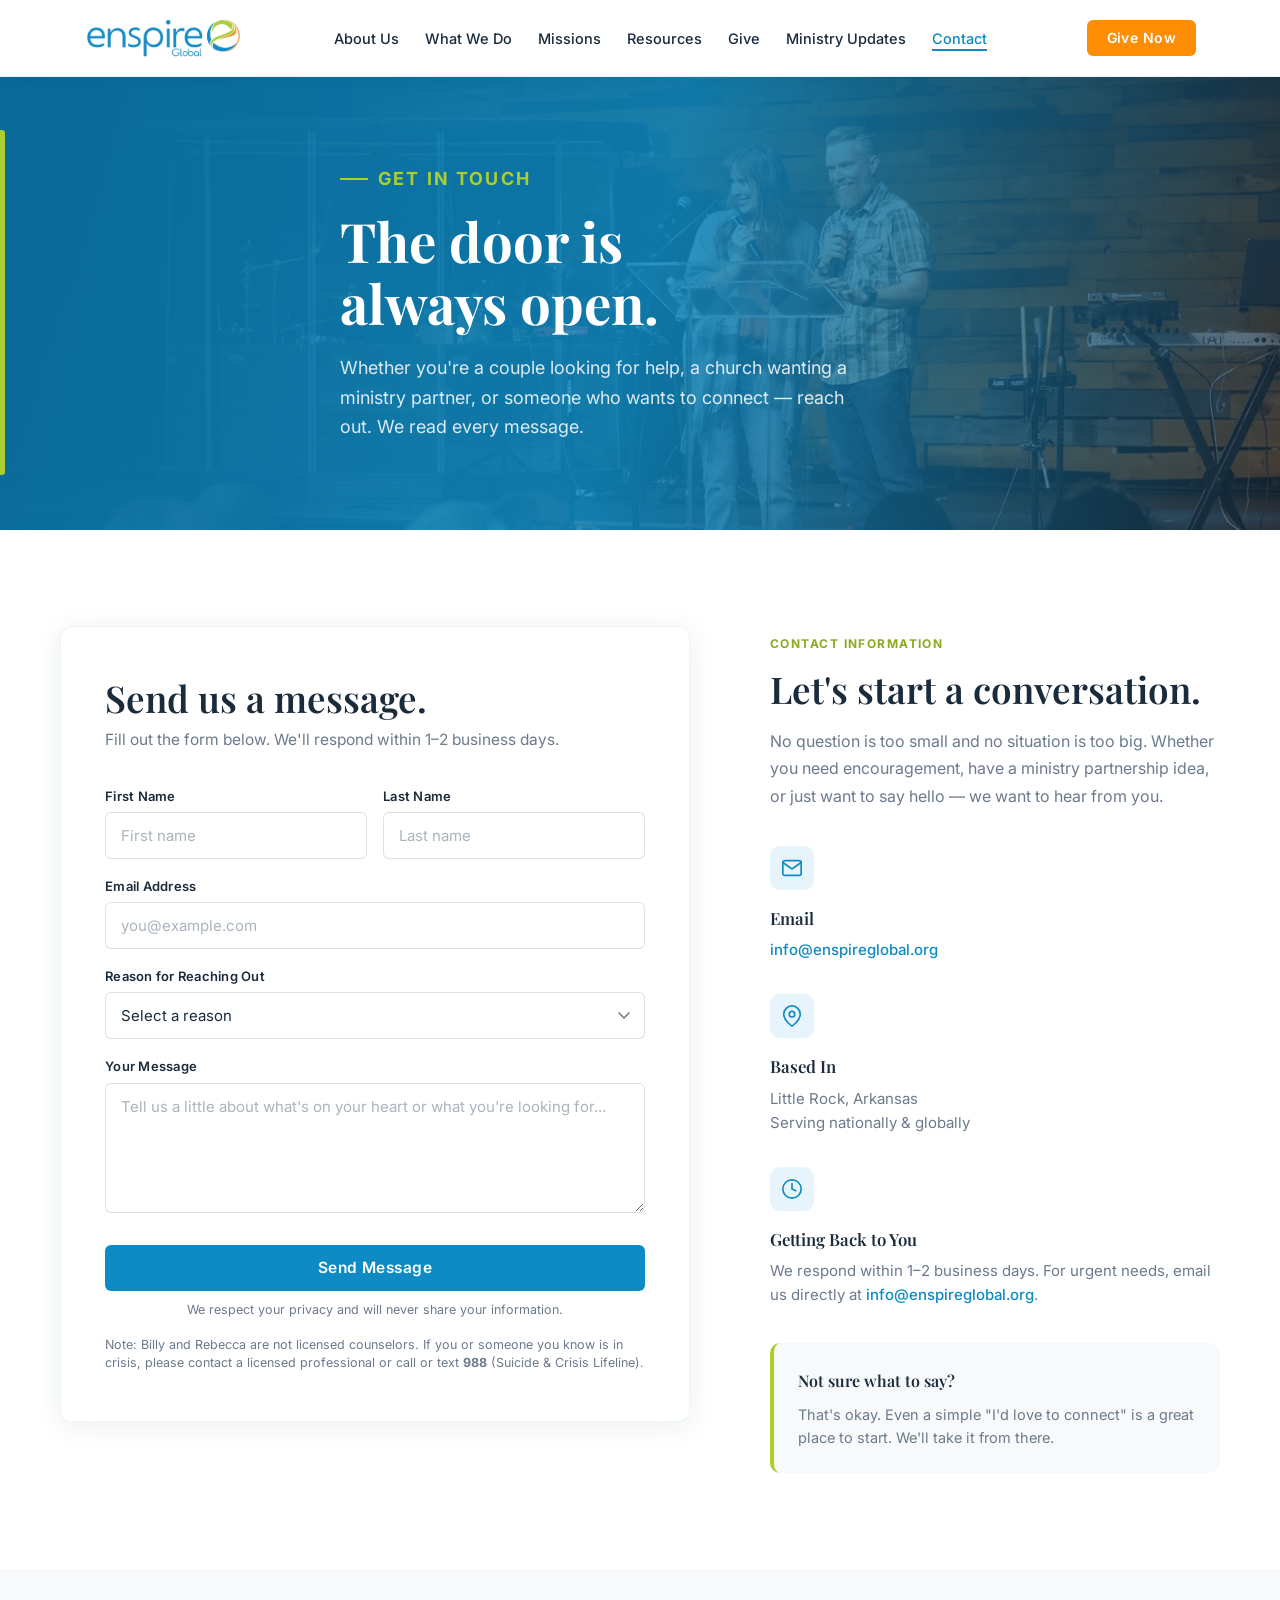
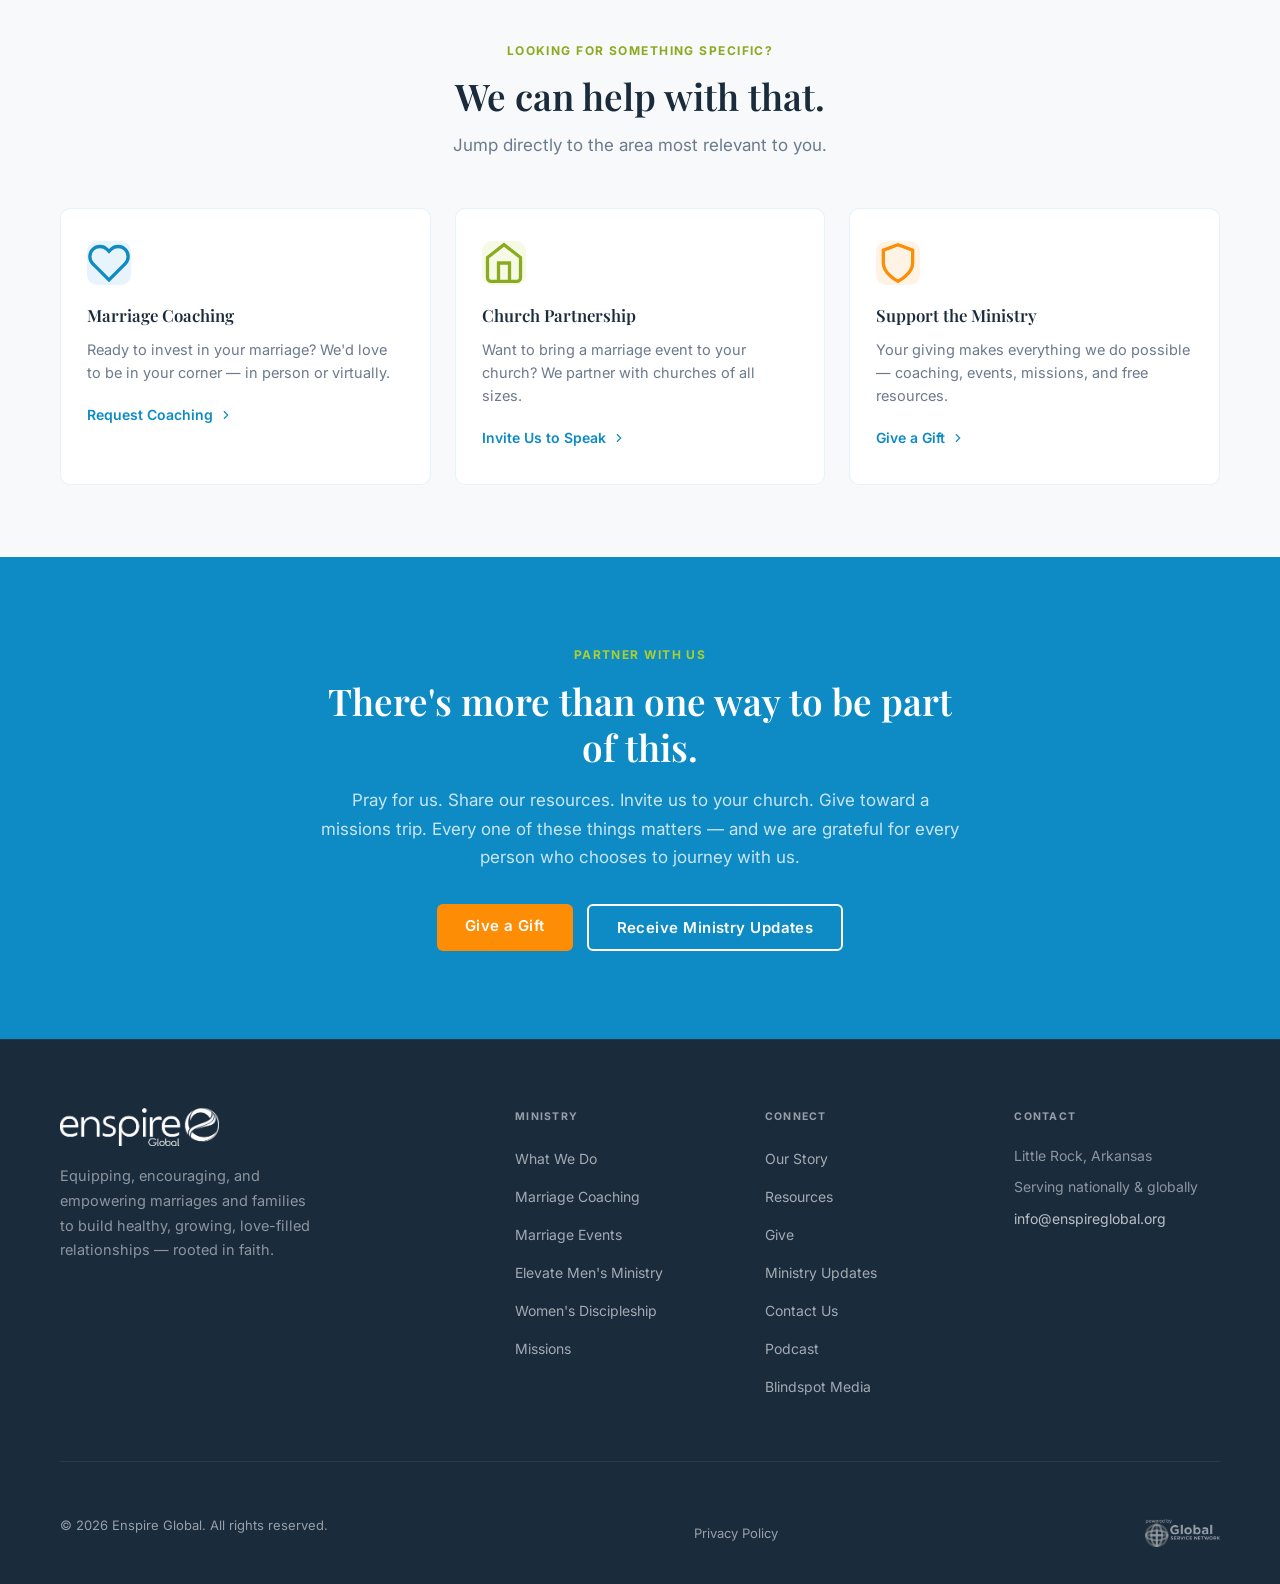
<file: contact.html>
<!DOCTYPE html>
<html lang="en">
<head>
<!-- Google tag (gtag.js) -->
<script async src="https://www.googletagmanager.com/gtag/js?id=G-3XN7P70Y5V"></script>
<script>
  window.dataLayer = window.dataLayer || [];
  function gtag(){dataLayer.push(arguments);}
  gtag('js', new Date());
  gtag('config', 'G-3XN7P70Y5V');
</script>
<meta charset="UTF-8">
<meta name="viewport" content="width=device-width, initial-scale=1.0">
<title>Contact Enspire Global — Marriage Coaching & Speaking Requests</title>
<meta name="robots" content="index, follow">
<meta property="og:type" content="website">
<meta property="og:title" content="Contact — Enspire Global">
<meta property="og:description" content="Get in touch with Enspire Global — request marriage coaching, invite Billy and Rebecca to speak, connect with Blindspot Media, or simply say hello.">
<meta property="og:url" content="https://enspireglobal.org/contact">
<meta property="og:site_name" content="Enspire Global">
<meta property="og:image" content="https://enspireglobal.org/images/og-image.jpg">
<meta name="twitter:card" content="summary_large_image">
<meta name="twitter:title" content="Contact — Enspire Global">
<meta name="twitter:description" content="Get in touch with Enspire Global — request marriage coaching, invite Billy and Rebecca to speak, connect with Blindspot Media, or simply say hello.">
<meta name="twitter:image" content="https://enspireglobal.org/images/og-image.jpg">
<meta name="description" content="Ready to reach out? Request marriage coaching, invite Billy and Rebecca to speak at your church, or just say hello. Enspire Global would love to hear from you.">

<link rel="icon" type="image/png" sizes="32x32" href="images/favicon.png?v=3">
<link rel="apple-touch-icon" href="images/favicon.png?v=3">
<link rel="canonical" href="https://enspireglobal.org/contact">
<link rel="preload" as="image" href="images/photos/hero-contact.webp" fetchpriority="high">
<link rel="preconnect" href="https://fonts.googleapis.com">
<link rel="preconnect" href="https://fonts.gstatic.com" crossorigin>
<link rel="preload" as="style" href="https://fonts.googleapis.com/css2?family=Playfair+Display:ital,wght@0,400;0,600;0,700;1,400;1,600&family=Inter:wght@300;400;500;600;700&display=swap" onload="this.onload=null;this.rel='stylesheet'">
<noscript><link rel="stylesheet" href="https://fonts.googleapis.com/css2?family=Playfair+Display:ital,wght@0,400;0,600;0,700;1,400;1,600&family=Inter:wght@300;400;500;600;700&display=swap"></noscript>
<link rel="stylesheet" href="site.css?v=20260704">
<style>
/* PAGE HERO */
.page-hero{
 margin-top:76px;
 background:linear-gradient(105deg,rgba(10,111,160,.95) 0%,rgba(14,139,196,.85) 50%,rgba(26,43,60,.7) 100%),
  url('images/photos/hero-contact.webp') center 20%/cover no-repeat;
 padding:88px 24px;position:relative;
}
.page-hero::after{content:'';position:absolute;left:0;top:12%;bottom:12%;width:5px;background:var(--green);border-radius:0 3px 3px 0}
.page-hero-inner{margin:0 auto;max-width:600px}
.page-hero .eyebrow{color:var(--green);margin-bottom:16px;display:flex;align-items:center;gap:10px}
.page-hero .eyebrow::before{content:'';display:block;width:28px;height:2px;background:var(--green);flex-shrink:0}
.page-hero h1{color:var(--white);margin-bottom:18px}
.page-hero p{font-size:18px;color:rgba(255,255,255,.85);line-height:1.65;max-width:520px}

/* CONTACT SECTION */
.contact-section{padding:96px 24px;background:var(--white)}
.contact-inner{
 max-width:var(--max-w);margin:0 auto;
 display:grid;grid-template-columns:1.4fr 1fr;
 gap:80px;align-items:start;
}

/* FORM */
.contact-form-wrap{
 background:var(--white);
 border-radius:12px;
 box-shadow:0 4px 28px rgba(26,43,60,.08);
 padding:48px 44px;
 border:1px solid rgba(14,139,196,.08);
}
.contact-form-wrap h2{color:var(--dark);margin-bottom:6px}
.form-intro{color:var(--gray);font-size:15.5px;margin-bottom:32px}
.ff{margin-bottom:16px}
.ff label{display:block;font-size:13px;font-weight:600;color:var(--dark);margin-bottom:5px;letter-spacing:.02em}
.ff input,.ff select,.ff textarea{
 width:100%;padding:13px 15px;
 border:1.5px solid rgba(26,43,60,.14);
 border-radius:var(--r);font-family:var(--font-b);
 font-size:15px;color:var(--dark);background:var(--white);
 transition:border-color .2s ease,box-shadow .2s ease;outline:none;
}
.ff input:focus,.ff select:focus,.ff textarea:focus{
 border-color:var(--blue);box-shadow:0 0 0 3px rgba(14,139,196,.1);
}
.ff input::placeholder,.ff textarea::placeholder{color:#aab4be}
.ff select{appearance:none;cursor:pointer;background-image:url("data:image/svg+xml,%3Csvg xmlns='http://www.w3.org/2000/svg' width='12' height='8' viewBox='0 0 12 8'%3E%3Cpath d='M1 1l5 5 5-5' stroke='%236B7A8D' stroke-width='1.5' fill='none' stroke-linecap='round'/%3E%3C/svg%3E");background-repeat:no-repeat;background-position:right 14px center;padding-right:36px}
.ff textarea{resize:vertical;min-height:130px}
.ff-row{display:grid;grid-template-columns:1fr 1fr;gap:16px}
.form-submit{width:100%;margin-top:8px;font-size:15.5px;padding:15px}
.form-privacy{font-size:12.5px;color:var(--gray);margin-top:10px;text-align:center;line-height:1.5}

/* CONTACT INFO SIDEBAR */
.contact-info{padding-top:8px}
.contact-info .eyebrow{margin-bottom:12px}
.contact-info h2{color:var(--dark);margin-bottom:16px}
.contact-info > p{color:var(--gray);font-size:16px;margin-bottom:36px}

.info-block{margin-bottom:32px}
.info-block-icon{
 width:44px;height:44px;border-radius:10px;
 background:var(--blue-light);
 display:flex;align-items:center;justify-content:center;
 margin-bottom:14px;
}
.info-block-icon svg{width:22px;height:22px}
.info-block h4{font-family:var(--font-d);font-size:1.05rem;font-weight:600;color:var(--dark);margin-bottom:6px}
.info-block p{color:var(--gray);font-size:15px;line-height:1.6;margin:0}
.info-block a{color:var(--blue);font-weight:500;transition:color .2s ease}
.info-block a:hover{color:var(--blue-dark)}

.response-box{
 background:var(--off-white);border-radius:10px;
 padding:24px;border-left:4px solid var(--green);
 margin-top:36px;
}
.response-box h4{font-family:var(--font-d);font-size:1rem;font-weight:600;color:var(--dark);margin-bottom:8px}
.response-box p{color:var(--gray);font-size:14.5px;line-height:1.6;margin:0}

/* QUICK LINKS */
.quick-links{padding:72px 24px;background:var(--off-white)}
.quick-links-inner{max-width:var(--max-w);margin:0 auto}
.quick-links-header{text-align:center;max-width:520px;margin:0 auto 48px}
.quick-links-header .eyebrow{margin-bottom:12px}
.quick-links-header h2{color:var(--dark);margin-bottom:12px}
.quick-links-header p{color:var(--gray)}
.quick-grid{display:grid;grid-template-columns:repeat(3,1fr);gap:24px}
.quick-card{
 background:var(--white);border-radius:10px;
 padding:32px 26px;
 border:1.5px solid rgba(14,139,196,.1);
 transition:border-color .2s ease,box-shadow .2s ease,transform .2s ease;
}
.quick-card:hover{border-color:var(--blue);box-shadow:0 6px 24px rgba(14,139,196,.1);transform:translateY(-2px)}
.quick-card-icon{
 width:44px;height:44px;border-radius:10px;
 display:flex;align-items:center;justify-content:center;
 margin-bottom:16px;
}
.quick-card h4{font-family:var(--font-d);font-size:1.05rem;font-weight:600;color:var(--dark);margin-bottom:8px}
.quick-card p{color:var(--gray);font-size:14.5px;line-height:1.6;margin-bottom:16px}
.quick-card a{
 font-size:14px;font-weight:600;color:var(--blue);
 display:inline-flex;align-items:center;gap:6px;
 transition:gap .2s ease;
}
.quick-card a:hover{gap:10px}
.quick-card a svg{width:14px;height:14px}

/* GIVE CTA */
.contact-cta{padding:88px 24px;background:var(--blue)}
.contact-cta-inner{max-width:640px;margin:0 auto;text-align:center}
.contact-cta .eyebrow{color:var(--green);margin-bottom:12px}
.contact-cta h2{color:var(--white);margin-bottom:16px}
.contact-cta p{color:rgba(255,255,255,.78);font-size:17px;line-height:1.7}
.contact-cta-actions{display:flex;gap:14px;justify-content:center;flex-wrap:wrap;margin-top:32px}

/* RESPONSIVE */
@media(max-width:1024px){
 .contact-inner{grid-template-columns:1fr;gap:56px}
 .quick-grid{grid-template-columns:1fr 1fr}
}
@media(max-width:768px){
 .contact-form-wrap{padding:32px 24px}
 .ff-row{grid-template-columns:1fr}
 .quick-grid{grid-template-columns:1fr}
}

/* === PARALLAX + SCROLL ANIMATIONS === */
</style>
<script type="application/ld+json">
{
  "@context": "https://schema.org",
  "@type": "ContactPage",
  "name": "Contact Enspire Global",
  "url": "https://enspireglobal.org/contact",
  "description": "Get in touch with Billy and Rebecca Altman at Enspire Global for speaking, coaching, or partnership inquiries.",
  "mainEntity": {
    "@type": "Organization",
    "name": "Enspire Global",
    "email": "info@enspireglobal.org",
    "url": "https://enspireglobal.org"
  }
}
</script>
</head>
<body>
<a href="#main-content" class="skip-link">Skip to main content</a>

<!-- NAV -->
<nav class="site-nav" aria-label="Main navigation">
 <div class="nav-inner">
  <a href="/" class="nav-logo" aria-label="Enspire Global Home">
   <img src="images/logos/enspire-global-color.png" alt="Enspire Global">
  </a>
  <ul class="nav-links">
      <li><a href="/about">About Us</a></li>
      <li><a href="/what-we-do">What We Do</a></li>
      <li><a href="/missions">Missions</a></li>
      <li><a href="/resources">Resources</a></li>
      <li><a href="/give">Give</a></li>
      <li><a href="/updates">Ministry Updates</a></li>
      <li><a href="/contact" class="active">Contact</a></li>
    </ul>
<a href="https://give.globalservicenetwork.org/giftcart/give.aspx?desig=51023003" class="btn btn-give nav-cta" target="_blank" rel="noopener noreferrer">Give Now</a>
  <button class="nav-burger" aria-label="Toggle menu" aria-expanded="false" onclick="this.setAttribute('aria-expanded',document.getElementById('mn').classList.toggle('open'))">
   <span></span><span></span><span></span>
  </button>
 </div>
</nav>
<div class="mob-nav" id="mn" aria-label="Mobile navigation">
 <ul>
    <li><a href="/about">About Us</a></li>
    <li><a href="/what-we-do">What We Do</a></li>
    <li><a href="/missions">Missions</a></li>
    <li><a href="/resources">Resources</a></li>
    <li><a href="/give">Give</a></li>
    <li><a href="/updates">Ministry Updates</a></li>
    <li><a href="/contact">Contact</a></li>
  </ul>
 <div class="mob-cta">
    <a href="https://give.globalservicenetwork.org/giftcart/give.aspx?desig=51023003" class="btn btn-give" target="_blank" rel="noopener noreferrer">Give Now</a>
    <a href="/contact" class="btn btn-outline-blue">Contact Us</a>
  </div>
</div>

<main id="main-content">
<!-- PAGE HERO -->
<section class="page-hero" aria-label="Contact hero">
 <div class="page-hero-inner">
  <p class="eyebrow">Get in Touch</p>
  <h1>The door is<br>always open.</h1>
  <p>Whether you're a couple looking for help, a church wanting a ministry partner, or someone who wants to connect — reach out. We read every message.</p>
 </div>
</section>

<!-- CONTACT FORM + INFO -->
<section class="contact-section" aria-labelledby="contact-h">
 <div class="contact-inner">

  <!-- FORM -->
  <div class="contact-form-wrap" role="form" aria-label="Contact form">
   <h2 id="contact-h">Send us a message.</h2>
   <p class="form-intro">Fill out the form below. We'll respond within 1–2 business days.</p>
   <div class="ff-row">
    <input type="checkbox" name="botcheck" style="display:none" tabindex="-1" aria-hidden="true">
   <div class="ff">
     <label for="c-fname">First Name</label>
     <input type="text" id="c-fname" placeholder="First name" autocomplete="given-name" required>
    </div>
    <div class="ff">
     <label for="c-lname">Last Name</label>
     <input type="text" id="c-lname" placeholder="Last name" autocomplete="family-name">
    </div>
   </div>
   <div class="ff">
    <label for="c-email">Email Address</label>
    <input type="email" id="c-email" placeholder="you@example.com" autocomplete="email" required>
   </div>
   <div class="ff">
    <label for="c-subject">Reason for Reaching Out</label>
    <select id="c-subject" required>
     <option value="" disabled selected>Select a reason</option>
     <option>Marriage Coaching Inquiry</option>
     <option>Invite Us to Speak / Marriage Event</option>
     <option>Invite Blindspot Media</option>
     <option>International Ministry Partnership</option>
     <option>General Question</option>
     <option>Prayer Request</option>
     <option>Other</option>
    </select>
   </div>
   <div class="ff">
    <label for="c-msg">Your Message</label>
    <textarea id="c-msg" placeholder="Tell us a little about what's on your heart or what you're looking for..." required></textarea>
   </div>
   <p id="contact-err" style="display:none;color:#c0392b;font-size:14px;margin-bottom:10px;" role="alert"></p>
   <button type="button" class="btn btn-primary form-submit">Send Message</button>
   <p class="form-privacy">We respect your privacy and will never share your information.</p>
   <p style="font-size:12.5px;color:var(--gray);margin-top:10px;line-height:1.5;">Note: Billy and Rebecca are not licensed counselors. If you or someone you know is in crisis, please contact a licensed professional or call or text <strong>988</strong> (Suicide &amp; Crisis Lifeline).</p>
  </div>

  <!-- INFO SIDEBAR -->
  <div class="contact-info">
   <span class="eyebrow">Contact Information</span>
   <h2>Let's start a conversation.</h2>
   <p>No question is too small and no situation is too big. Whether you need encouragement, have a ministry partnership idea, or just want to say hello — we want to hear from you.</p>

   <div class="info-block">
    <div class="info-block-icon">
     <svg viewBox="0 0 24 24" fill="none" stroke="#0E8BC4" stroke-width="1.8" stroke-linecap="round">
      <path d="M4 4h16c1.1 0 2 .9 2 2v12c0 1.1-.9 2-2 2H4c-1.1 0-2-.9-2-2V6c0-1.1.9-2 2-2z"/>
      <polyline points="22,6 12,13 2,6"/>
     </svg>
    </div>
    <h4>Email</h4>
    <p><a href="mailto:info@enspireglobal.org">info@enspireglobal.org</a></p>
   </div>

   <div class="info-block">
    <div class="info-block-icon">
     <svg viewBox="0 0 24 24" fill="none" stroke="#0E8BC4" stroke-width="1.8" stroke-linecap="round">
      <path d="M21 10c0 7-9 13-9 13s-9-6-9-13a9 9 0 0 1 18 0z"/>
      <circle cx="12" cy="10" r="3"/>
     </svg>
    </div>
    <h4>Based In</h4>
    <p>Little Rock, Arkansas<br>Serving nationally &amp; globally</p>
   </div>

   <div class="info-block">
    <div class="info-block-icon">
     <svg viewBox="0 0 24 24" fill="none" stroke="#0E8BC4" stroke-width="1.8" stroke-linecap="round">
      <circle cx="12" cy="12" r="10"/>
      <polyline points="12 6 12 12 16 14"/>
     </svg>
    </div>
    <h4>Getting Back to You</h4>
    <p>We respond within 1–2 business days. For urgent needs, email us directly at <a href="mailto:info@enspireglobal.org">info@enspireglobal.org</a>.</p>
   </div>

   <div class="response-box">
    <h4>Not sure what to say?</h4>
    <p>That's okay. Even a simple "I'd love to connect" is a great place to start. We'll take it from there.</p>
   </div>
  </div>

 </div>
</section>

<!-- QUICK LINKS -->
<section class="quick-links" aria-labelledby="ql-h">
 <div class="quick-links-inner">
  <div class="quick-links-header">
   <span class="eyebrow">Looking for Something Specific?</span>
   <h2 id="ql-h">We can help with that.</h2>
   <p>Jump directly to the area most relevant to you.</p>
  </div>
  <div class="quick-grid">
   <div class="quick-card">
    <div class="quick-card-icon" style="background:var(--blue-light)">
     <svg viewBox="0 0 24 24" fill="none" stroke="#0E8BC4" stroke-width="1.8" stroke-linecap="round">
      <path d="M20.84 4.61a5.5 5.5 0 0 0-7.78 0L12 5.67l-1.06-1.06a5.5 5.5 0 0 0-7.78 7.78l1.06 1.06L12 21.23l7.78-7.78 1.06-1.06a5.5 5.5 0 0 0 0-7.78z"/>
     </svg>
    </div>
    <h4>Marriage Coaching</h4>
    <p>Ready to invest in your marriage? We'd love to be in your corner — in person or virtually.</p>
    <a href="/what-we-do#coaching">Request Coaching <svg viewBox="0 0 24 24" fill="none" stroke="currentColor" stroke-width="2" stroke-linecap="round"><polyline points="9 18 15 12 9 6"/></svg></a>
   </div>
   <div class="quick-card">
    <div class="quick-card-icon" style="background:rgba(171,206,48,.12)">
     <svg viewBox="0 0 24 24" fill="none" stroke="#8aaa20" stroke-width="1.8" stroke-linecap="round">
      <path d="M3 9l9-7 9 7v11a2 2 0 0 1-2 2H5a2 2 0 0 1-2-2z"/>
      <polyline points="9 22 9 12 15 12 15 22"/>
     </svg>
    </div>
    <h4>Church Partnership</h4>
    <p>Want to bring a marriage event to your church? We partner with churches of all sizes.</p>
    <a href="/what-we-do#marriage-events">Invite Us to Speak <svg viewBox="0 0 24 24" fill="none" stroke="currentColor" stroke-width="2" stroke-linecap="round"><polyline points="9 18 15 12 9 6"/></svg></a>
   </div>
   <div class="quick-card">
    <div class="quick-card-icon" style="background:rgba(253,141,4,.1)">
     <svg viewBox="0 0 24 24" fill="none" stroke="#FD8D04" stroke-width="1.8" stroke-linecap="round">
      <path d="M12 22s8-4 8-10V5l-8-3-8 3v7c0 6 8 10 8 10z"/>
     </svg>
    </div>
    <h4>Support the Ministry</h4>
    <p>Your giving makes everything we do possible — coaching, events, missions, and free resources.</p>
    <a href="https://give.globalservicenetwork.org/giftcart/give.aspx?desig=51023003" target="_blank" rel="noopener noreferrer">Give a Gift <svg viewBox="0 0 24 24" fill="none" stroke="currentColor" stroke-width="2" stroke-linecap="round"><polyline points="9 18 15 12 9 6"/></svg></a>
   </div>
  </div>
 </div>
</section>

<!-- GIVE CTA -->
<section class="contact-cta" aria-labelledby="cta-h">
 <div class="contact-cta-inner">
  <span class="eyebrow">Partner With Us</span>
  <h2 id="cta-h">There's more than one way to be part of this.</h2>
  <p>Pray for us. Share our resources. Invite us to your church. Give toward a missions trip. Every one of these things matters — and we are grateful for every person who chooses to journey with us.</p>
  <div class="contact-cta-actions">
   <a href="/give" class="btn btn-give">Give a Gift</a>
   <a href="/updates" class="btn btn-outline">Receive Ministry Updates</a>
  </div>
 </div>
</section>

<!-- FOOTER -->
</main>
<footer class="footer" aria-label="Site footer">
 <div class="footer-in">
  <div class="footer-top">
   <div class="fbrand">
    <img src="images/logos/enspire-global-white.png" alt="Enspire Global">
    <p>Equipping, encouraging, and empowering marriages and families to build healthy, growing, love-filled relationships — rooted in faith.</p>
   </div>
   <div class="footer-col">
    <h4>Ministry</h4>
    <ul>
     <li><a href="/what-we-do">What We Do</a></li>
     <li><a href="/what-we-do#coaching">Marriage Coaching</a></li>
     <li><a href="/what-we-do#marriage-events">Marriage Events</a></li>
     <li><a href="/what-we-do#elevate">Elevate Men's Ministry</a></li>
     <li><a href="/what-we-do#womens">Women's Discipleship</a></li>
     <li><a href="/missions">Missions</a></li>
    </ul>
   </div>
   <div class="footer-col">
    <h4>Connect</h4>
    <ul>
     <li><a href="/about">Our Story</a></li>
     <li><a href="/resources">Resources</a></li>
     <li><a href="/give">Give</a></li>
     <li><a href="/updates">Ministry Updates</a></li>
     <li><a href="/contact">Contact Us</a></li>
          <li><a href="/podcast">Podcast</a></li>
     <li><a href="https://www.blindspot.media" target="_blank" rel="noopener noreferrer">Blindspot Media</a></li>
    </ul>
   </div>
   <div class="footer-col fcontact">
    <h4>Contact</h4>
    <p>Little Rock, Arkansas</p>
    <p>Serving nationally &amp; globally</p>
    <p style="margin-top:8px"><a href="mailto:info@enspireglobal.org">info@enspireglobal.org</a></p>
   </div>
  </div>
  <div class="footer-btm" style="align-items:center;">
   <p>© 2026 Enspire Global. All rights reserved.</p>
   <a href="/privacy">Privacy Policy</a>
   <img src="images/logos/gsn-white.png" alt="Powered by Global Service Network" style="max-height:28px;width:auto;display:block;opacity:0.55;">
  </div>
 </div>
</footer>

<script>
document.querySelectorAll('.mob-nav a').forEach(l=>l.addEventListener('click',()=>{document.getElementById('mn').classList.remove('open');document.querySelector('.nav-burger').setAttribute('aria-expanded','false');}));
</script>
<script>

function showSuccess(el, msg) {
  el.disabled = true;
  var p = el.parentNode;
  var d = document.createElement('div');
  d.style.cssText = 'background:#edfbea;border:1px solid #abce30;border-radius:8px;padding:20px;margin-top:16px;color:#1a2b3c;font-size:15px;line-height:1.5';
  d.innerHTML = msg;
  p.appendChild(d);
}
document.querySelector('.form-submit').addEventListener('click', function() {
  var btn = this;
  var fname = document.getElementById('c-fname').value.trim();
  var lname = document.getElementById('c-lname').value.trim();
  var email = document.getElementById('c-email').value.trim();
  var subject = document.getElementById('c-subject').value;
  var msg = document.getElementById('c-msg').value.trim();
  var errEl = document.getElementById('contact-err');
  errEl.style.display = 'none'; errEl.textContent = '';
  if (!fname || !email || !subject || !msg) { errEl.textContent = 'Please fill in all required fields.'; errEl.style.display = 'block'; return; }
  if (!/^[^\s@]+@[^\s@]+\.[^\s@]+$/.test(email)) { errEl.textContent = 'Please enter a valid email address.'; errEl.style.display = 'block'; return; }
  btn.textContent = 'Sending...'; btn.disabled = true;
  fetch('https://api.web3forms.com/submit', {
    method:'POST', headers:{'Content-Type':'application/json','Accept':'application/json'},
    body: JSON.stringify({
      access_key: 'a4b05129-373e-4f40-a38e-bf7459378109',
      subject: 'Enspire Global Contact: ' + subject,
      name: fname + ' ' + lname,
      email: email,
      reason: subject,
      message: msg,
      botcheck: document.querySelector('[name="botcheck"]') ? document.querySelector('[name="botcheck"]').checked : false})
  }).then(function(r){return r.json()}).then(function(j){
    if (j.success) showSuccess(btn, '<strong>Message sent!</strong><br>Thank you for reaching out. We\'ll be in touch soon.');
    else { btn.textContent='Send Message'; btn.disabled=false; errEl.textContent='Something went wrong. Please try again or email info@enspireglobal.org.'; errEl.style.display='block'; }
  }).catch(function(){
    btn.textContent='Send Message'; btn.disabled=false;
    errEl.textContent='Something went wrong. Please try again or email info@enspireglobal.org.'; errEl.style.display='block';
  });
});

</script>
<script>
(function(){
 // Scroll-triggered fade-up animations
 var sel='section .eyebrow,section h2,section h3,.pcard,.fstat,.meet-card,.mcard,.partner-card,.give-card,.country-card,.gallery-item,.offer-box,.svc-text,.signup,.prayer-in>*,.mission-strip-inner';
 var els=[].slice.call(document.querySelectorAll(sel));
 els.forEach(function(el){el.classList.add('anim')});
 var io=new IntersectionObserver(function(entries){
  entries.forEach(function(e){if(e.isIntersecting){e.target.classList.add('in');io.unobserve(e.target)}})
 },{threshold:.1,rootMargin:'0px 0px -30px 0px'});
 els.forEach(function(el){io.observe(el)});
 if(window.matchMedia('(min-width:769px)').matches){
  var pH=document.querySelector('.page-hero');
  if(pH){
   window.addEventListener('scroll',function(){
    pH.style.backgroundPositionY='calc(20% + '+(window.scrollY*0.2).toFixed(1)+'px)';
   },{passive:true});
  }
 }
})();
</script>
</body>
</html>
</file>
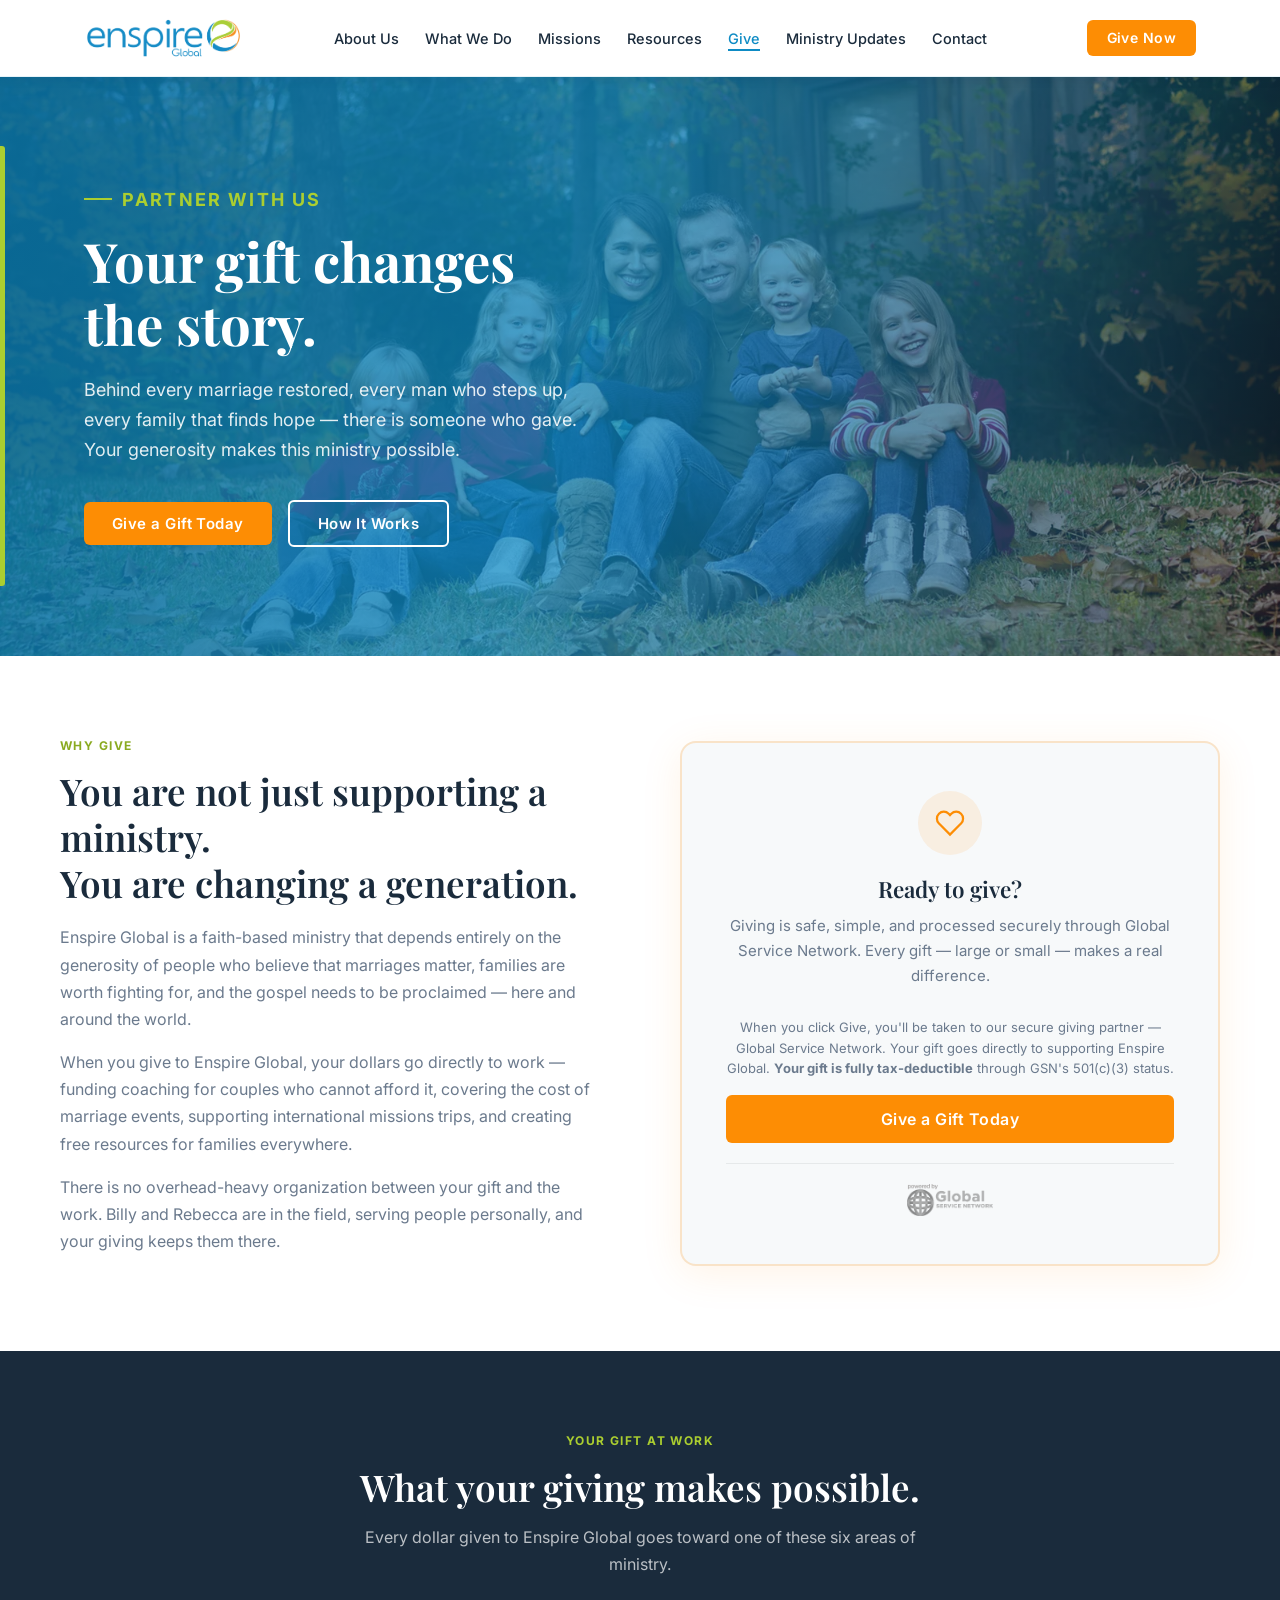
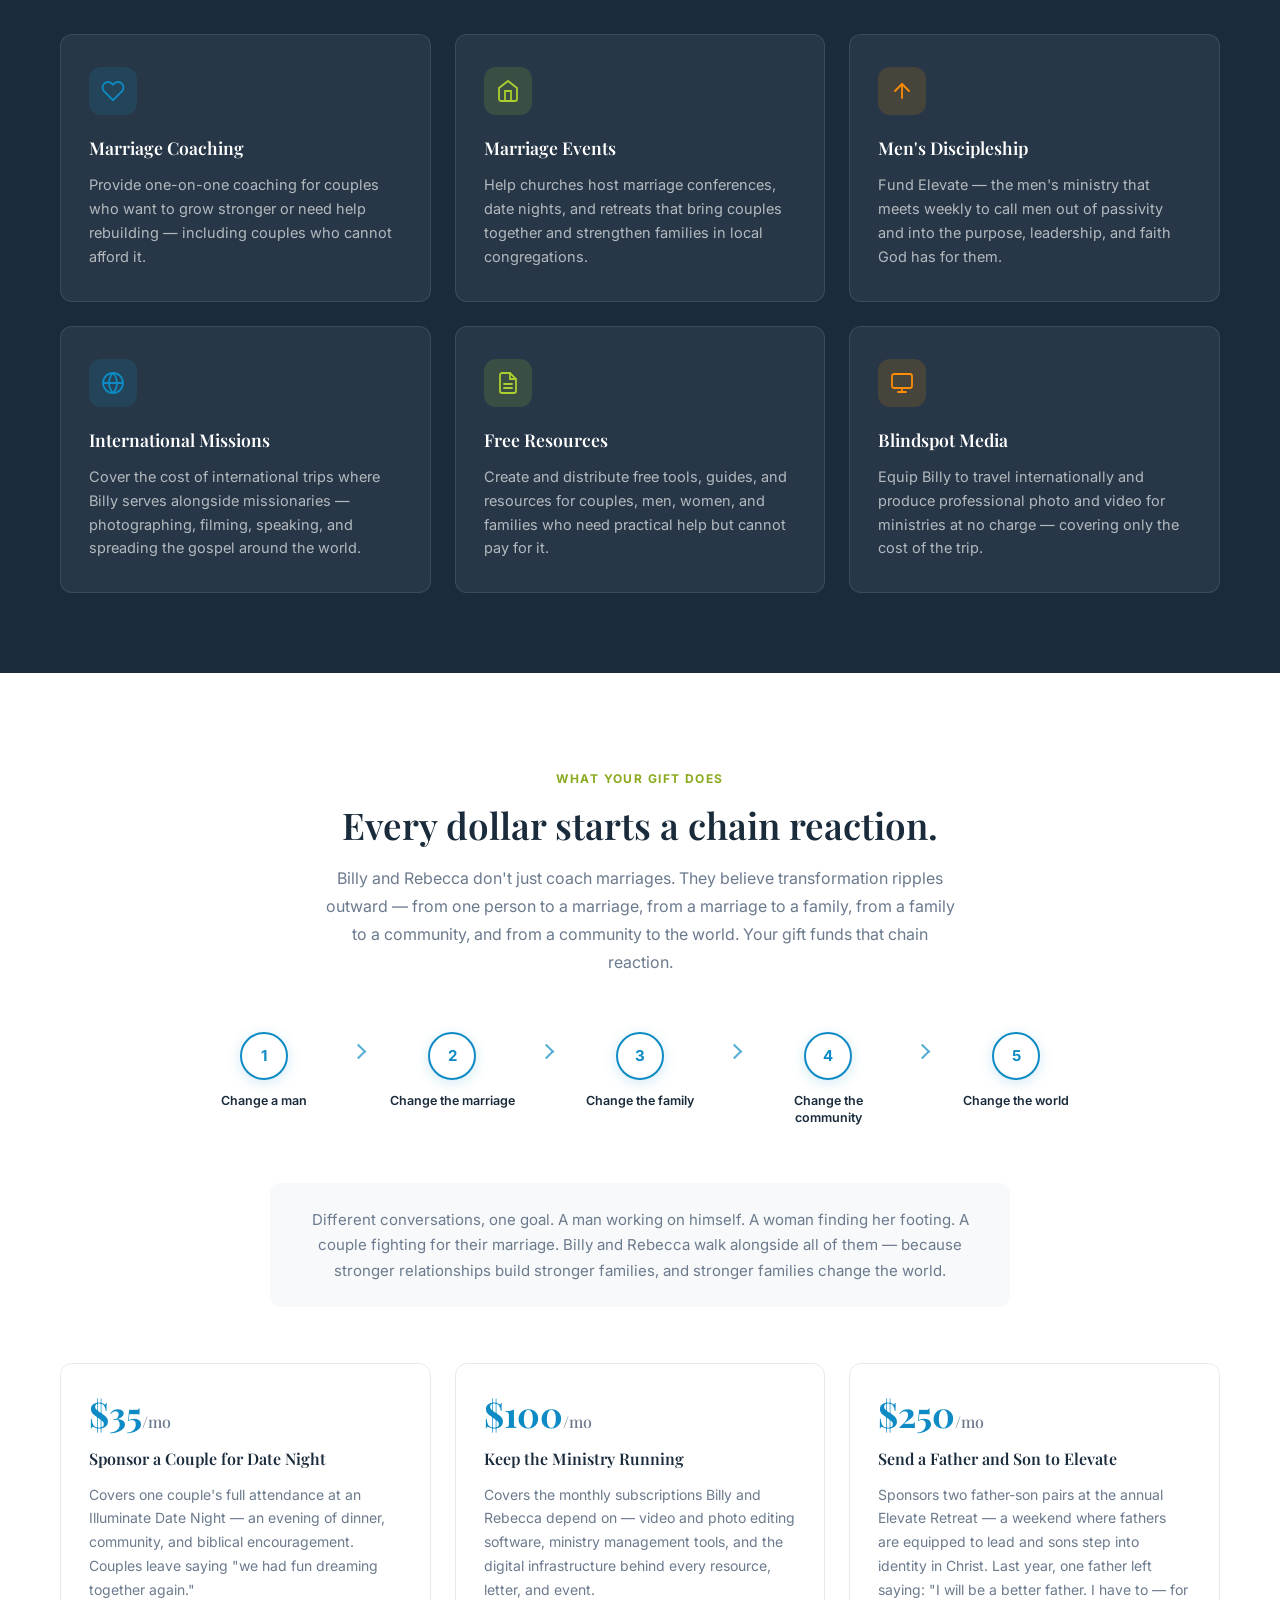
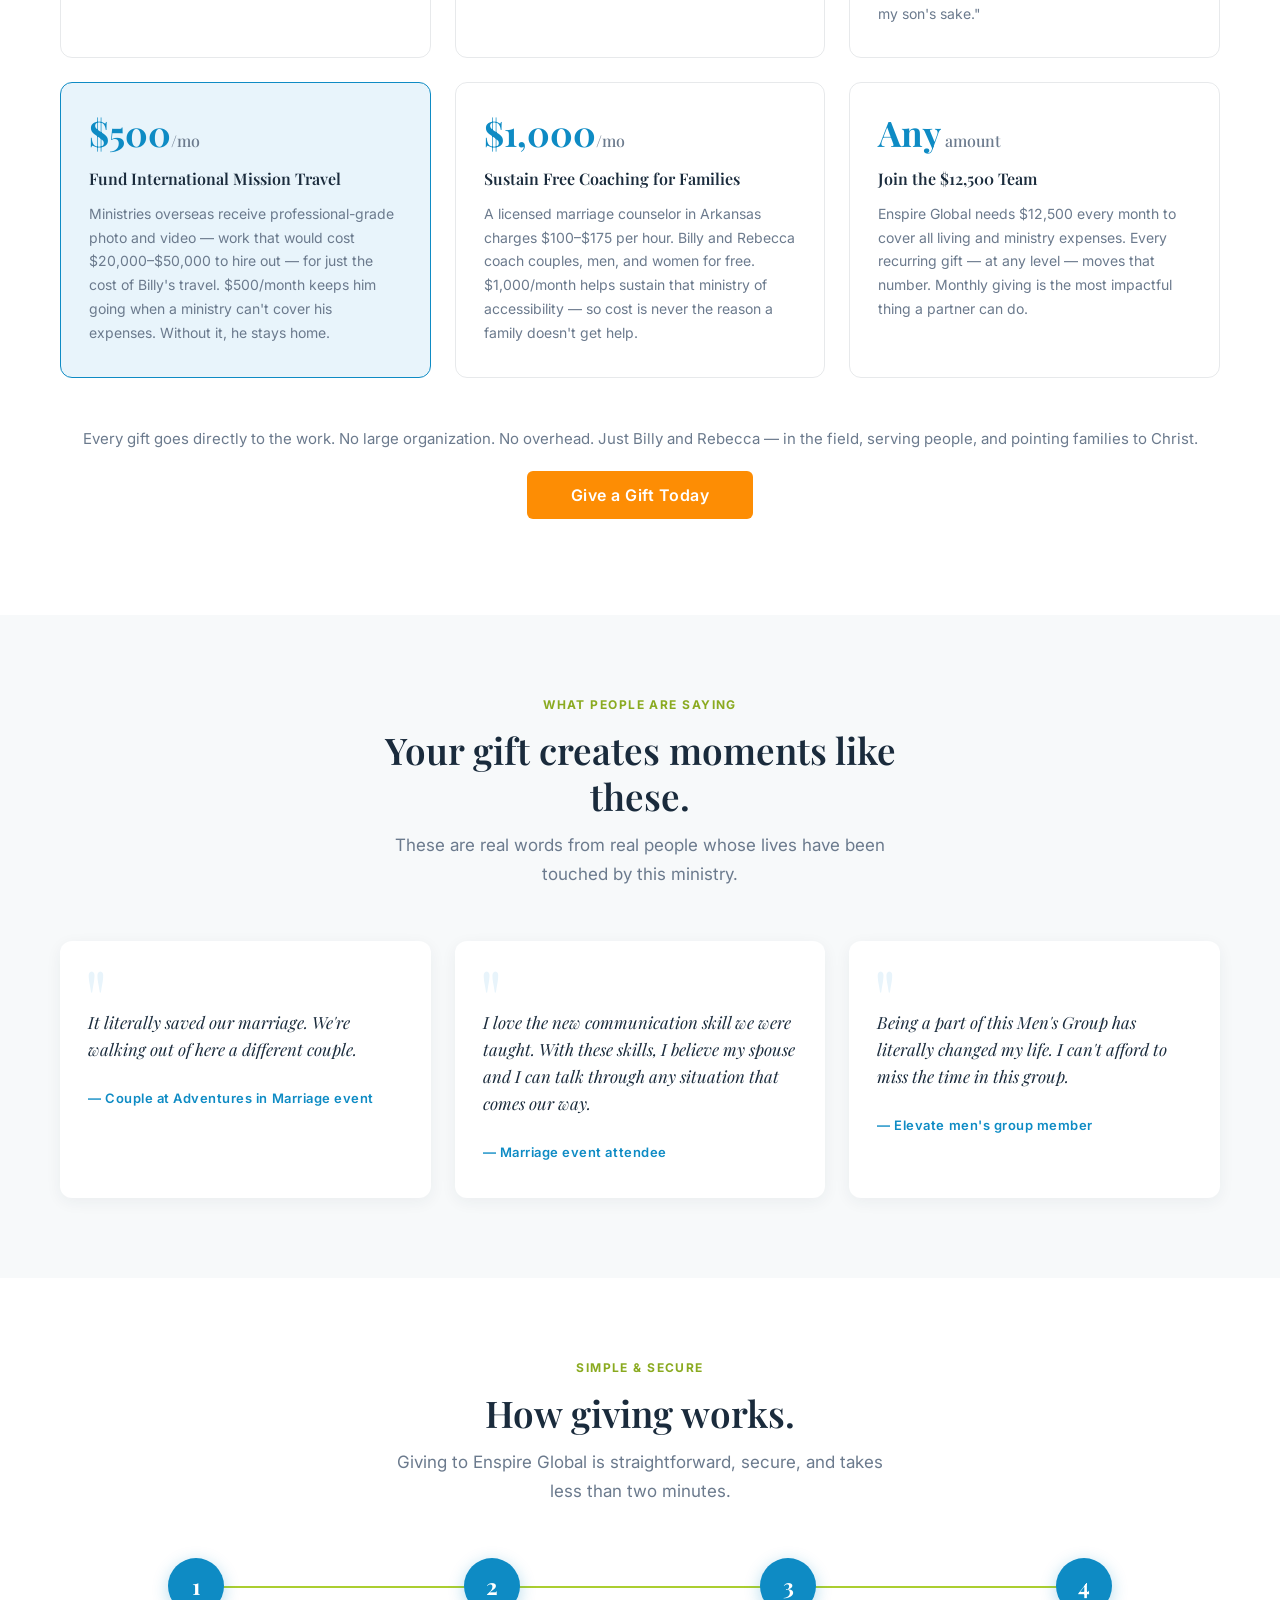
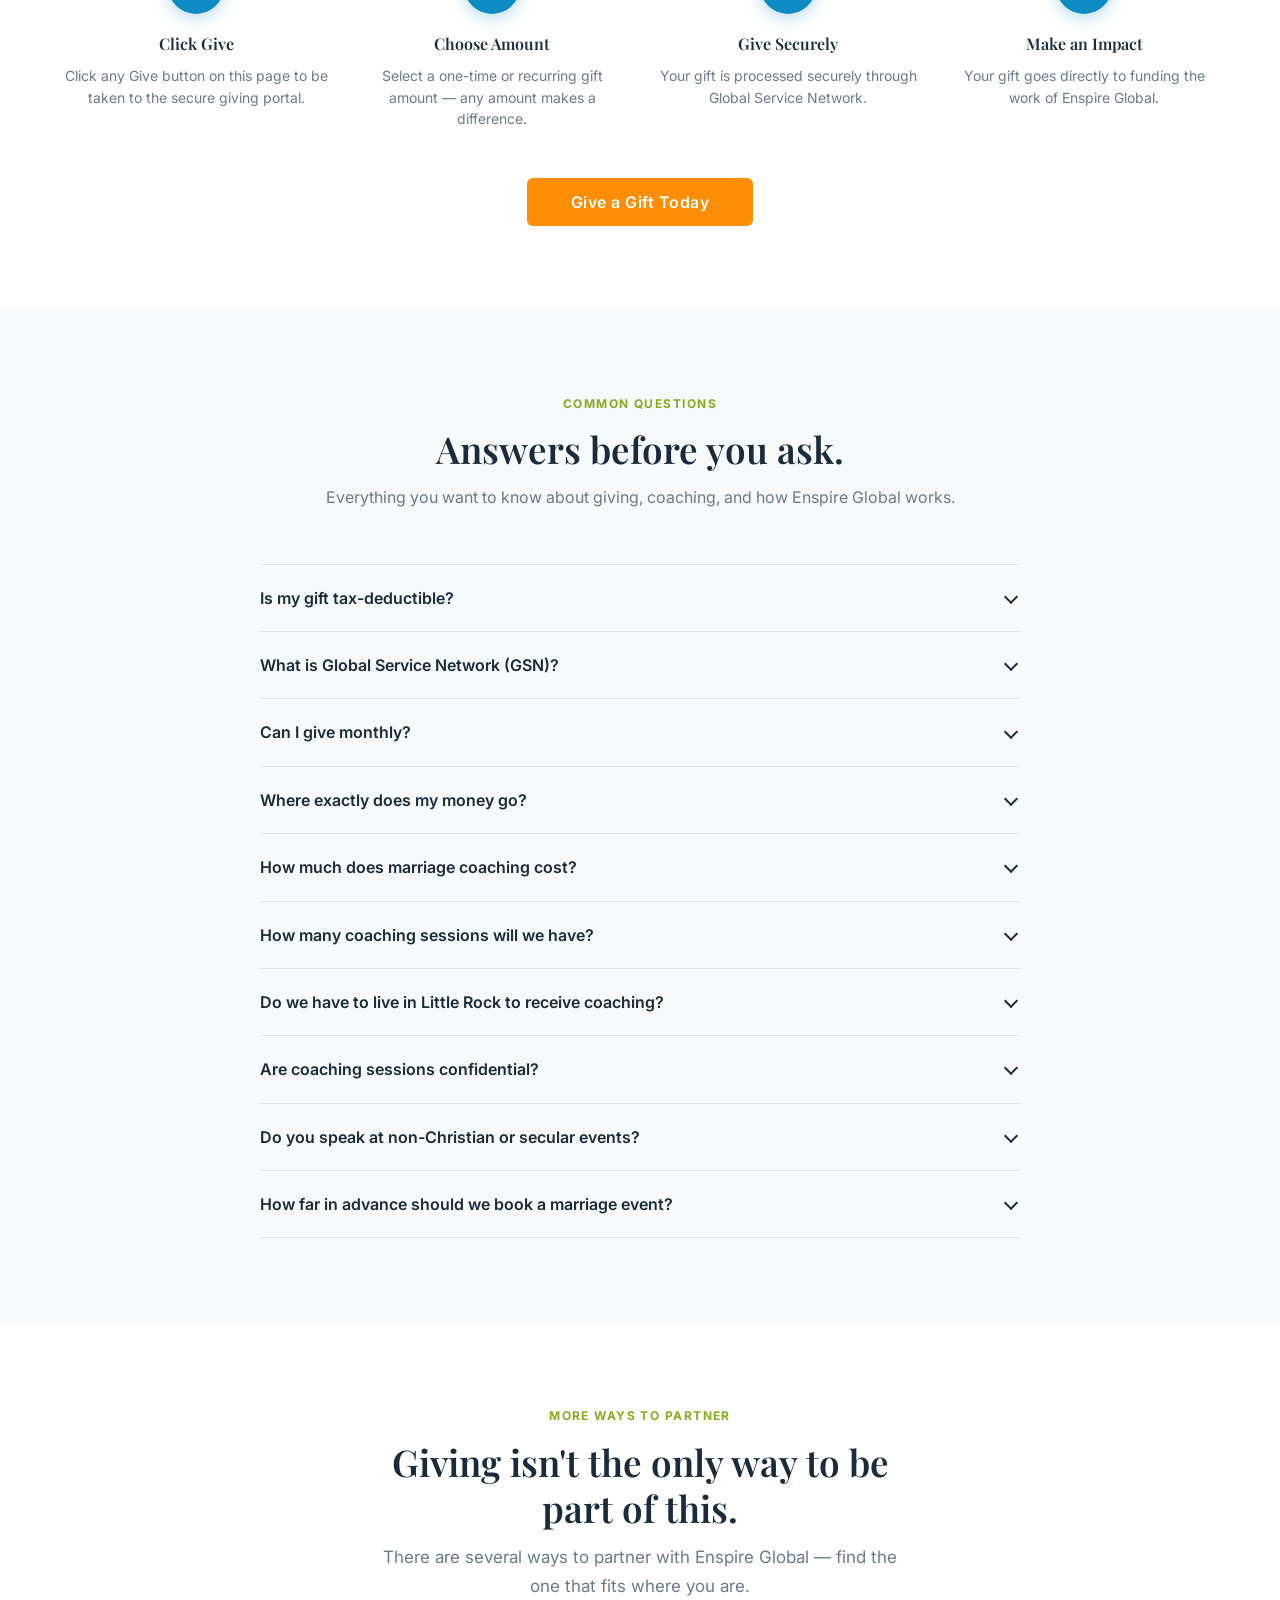
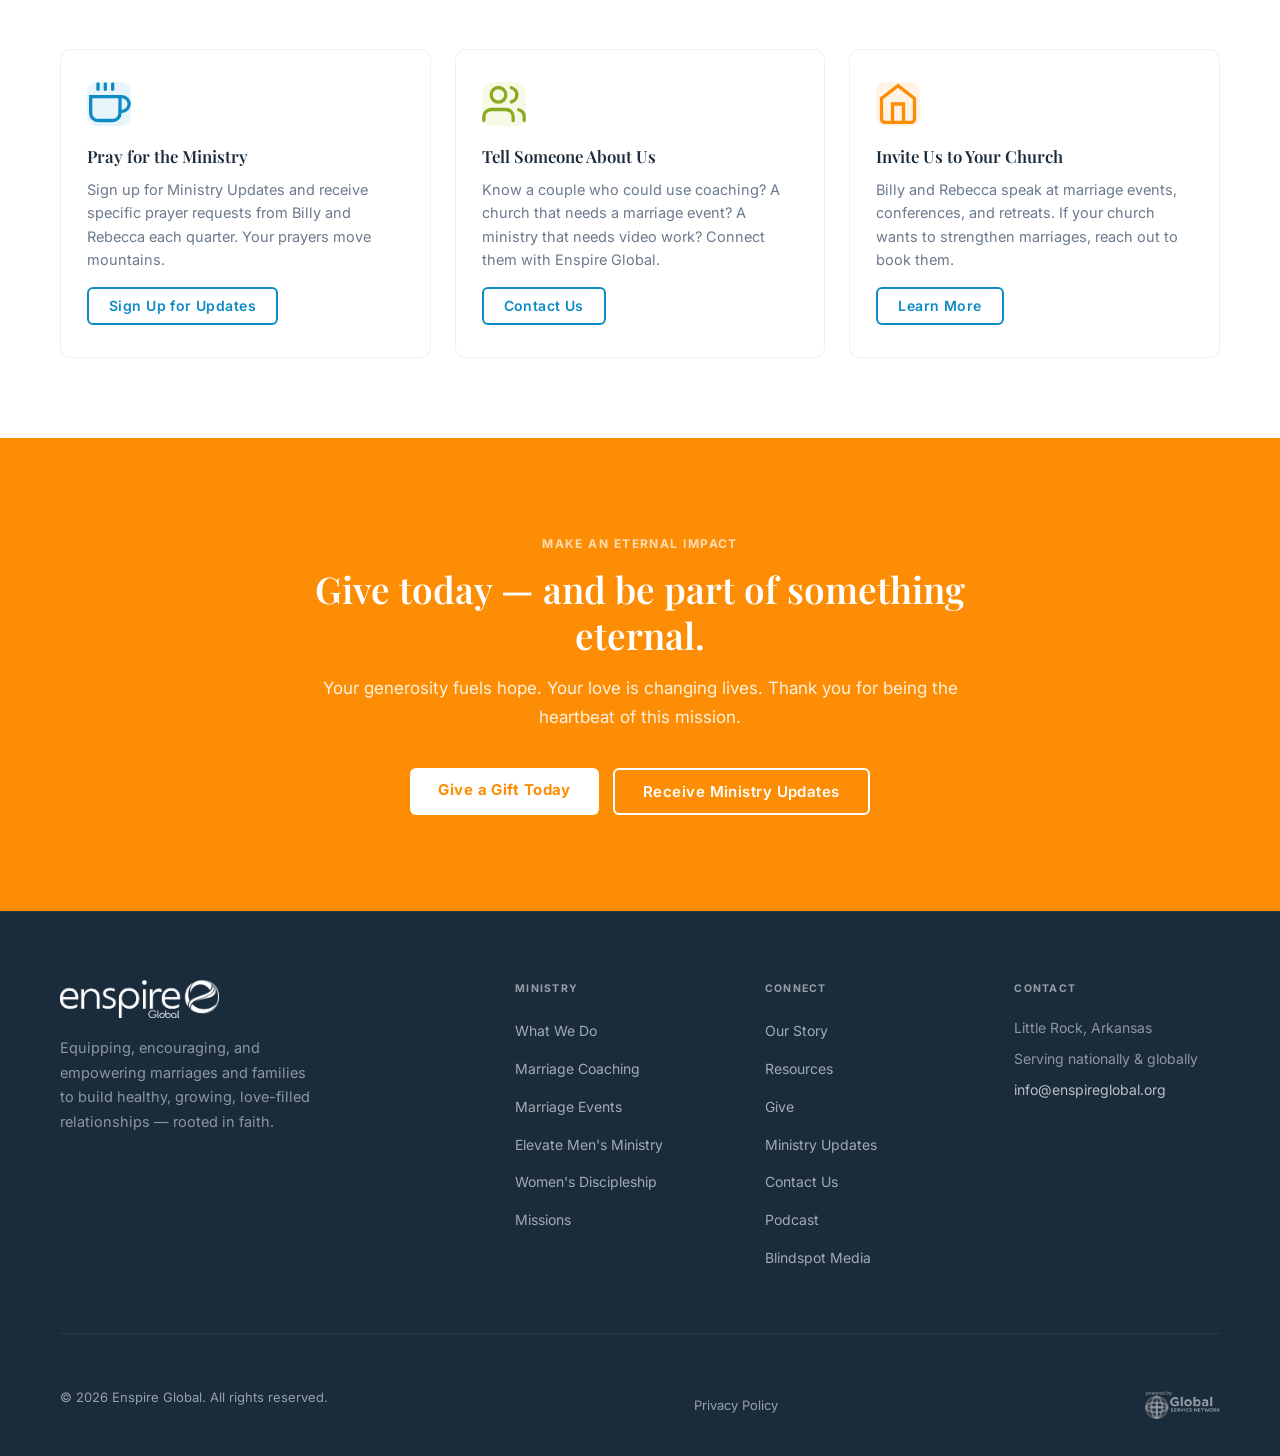
<file: give.html>
<!DOCTYPE html>
<html lang="en">
<head>
<!-- Google tag (gtag.js) -->
<script async src="https://www.googletagmanager.com/gtag/js?id=G-3XN7P70Y5V"></script>
<script>
  window.dataLayer = window.dataLayer || [];
  function gtag(){dataLayer.push(arguments);}
  gtag('js', new Date());
  gtag('config', 'G-3XN7P70Y5V');
</script>
<meta charset="UTF-8">
<meta name="viewport" content="width=device-width, initial-scale=1.0">
<title>Give to Enspire Global — Support Marriage Ministry</title>
<meta name="robots" content="index, follow">
<meta property="og:type" content="website">
<meta property="og:title" content="Give — Enspire Global">
<meta property="og:description" content="Give to Enspire Global and help strengthen marriages, equip families, support international missions, and spread the gospel around the world.">
<meta property="og:url" content="https://enspireglobal.org/give">
<meta property="og:site_name" content="Enspire Global">
<meta property="og:image" content="https://enspireglobal.org/images/og-image.jpg">
<meta name="twitter:card" content="summary_large_image">
<meta name="twitter:title" content="Give — Enspire Global">
<meta name="twitter:description" content="Give to Enspire Global and help strengthen marriages, equip families, support international missions, and spread the gospel around the world.">
<meta name="twitter:image" content="https://enspireglobal.org/images/og-image.jpg">
<meta name="description" content="Your gift to Enspire Global funds marriage coaching for couples who can't afford it, marriage events at churches, and gospel work on the mission field. Every dollar changes a story.">

<link rel="icon" type="image/png" sizes="32x32" href="images/favicon.png?v=3">
<link rel="apple-touch-icon" href="images/favicon.png?v=3">
<link rel="canonical" href="https://enspireglobal.org/give">
<link rel="preload" as="image" href="images/photos/hero-give.webp" fetchpriority="high">
<link rel="preconnect" href="https://fonts.googleapis.com">
<link rel="preconnect" href="https://fonts.gstatic.com" crossorigin>
<link rel="preload" as="style" href="https://fonts.googleapis.com/css2?family=Playfair+Display:ital,wght@0,400;0,600;0,700;1,400;1,600&family=Inter:wght@300;400;500;600;700&display=swap" onload="this.onload=null;this.rel='stylesheet'">
<noscript><link rel="stylesheet" href="https://fonts.googleapis.com/css2?family=Playfair+Display:ital,wght@0,400;0,600;0,700;1,400;1,600&family=Inter:wght@300;400;500;600;700&display=swap"></noscript>
<link rel="stylesheet" href="site.css?v=20260704">
<style>
/* HERO */
.give-hero{
 margin-top:76px;
 position:relative;
 min-height:580px;
 display:flex;align-items:center;
 overflow:hidden;
}
.give-hero-bg{
 position:absolute;inset:0;
 background:
  linear-gradient(105deg,rgba(10,111,160,.92) 0%,rgba(14,139,196,.75) 45%,rgba(26,43,60,.55) 100%),
  url('images/photos/hero-give.webp') center 42%/cover no-repeat;
 background-attachment:scroll;
}
.give-hero-bg::after{content:'';position:absolute;left:0;top:12%;bottom:12%;width:5px;background:var(--green);border-radius:0 3px 3px 0}
.give-hero-content{position:relative;z-index:2;max-width:var(--max-w);margin:0 auto;padding:88px 24px;width:100%}
.give-hero-inner{max-width:620px}
.give-hero .eyebrow{color:var(--green);margin-bottom:16px;display:flex;align-items:center;gap:10px}
.give-hero .eyebrow::before{content:'';display:block;width:28px;height:2px;background:var(--green);flex-shrink:0}
.give-hero h1{color:var(--white);margin-bottom:20px}
.give-hero p{font-size:18px;color:rgba(255,255,255,.88);line-height:1.65;max-width:520px;margin-bottom:36px}
.give-hero-actions{display:flex;gap:16px;flex-wrap:wrap;align-items:center}

/* GIVE NOW PANEL */
.give-now{padding:80px 24px;background:var(--white)}
.give-now-inner{
 max-width:var(--max-w);margin:0 auto;
 display:grid;grid-template-columns:1fr 1fr;
 gap:80px;align-items:center;
}
.give-now-text .eyebrow{margin-bottom:12px}
.give-now-text h2{color:var(--dark);margin-bottom:18px}
.give-now-text p{color:var(--gray);font-size:16px;margin-bottom:16px}

/* GIVE CARD */
.give-card{
 background:var(--off-white);
 border-radius:16px;
 padding:48px 44px;
 border:2px solid rgba(253,141,4,.2);
 box-shadow:0 8px 40px rgba(253,141,4,.1);
 text-align:center;
}
.give-card-icon{
 width:64px;height:64px;border-radius:50%;
 background:rgba(253,141,4,.1);
 display:flex;align-items:center;justify-content:center;
 margin:0 auto 20px;
}
.give-card-icon svg{width:30px;height:30px}
.give-card h3{color:var(--dark);margin-bottom:10px;font-size:1.4rem}
.give-card p{color:var(--gray);font-size:15px;line-height:1.65;margin-bottom:28px}
.give-card-gsn{
 display:flex;align-items:center;justify-content:center;gap:10px;
 margin-top:20px;padding-top:20px;
 border-top:1px solid rgba(26,43,60,.08);
}
.give-card-gsn img{max-height:28px;width:auto;opacity:.6}

/* IMPACT SECTION */
.impact{padding:80px 24px;background:var(--dark);position:relative;overflow:hidden}
.impact-bg{position:absolute;inset:0;background:url('images/photos/bg-give-impact.webp') center/cover no-repeat;opacity:.08}
.impact-inner{position:relative;z-index:2;max-width:var(--max-w);margin:0 auto}
.impact-header{text-align:center;max-width:560px;margin:0 auto 56px}
.impact-header .eyebrow{color:var(--green);margin-bottom:12px}
.impact-header h2{color:var(--white);margin-bottom:14px}
.impact-header p{color:rgba(255,255,255,.7);font-size:16px}
.impact-grid{display:grid;grid-template-columns:repeat(3,1fr);gap:24px}
.impact-card{
 background:rgba(255,255,255,.06);
 border:1px solid rgba(255,255,255,.1);
 border-radius:12px;padding:32px 28px;
}
.impact-card-icon{
 width:48px;height:48px;border-radius:12px;
 display:flex;align-items:center;justify-content:center;
 margin-bottom:18px;
}
.impact-card-icon svg{width:24px;height:24px}
.impact-card h4{color:var(--white);font-family:var(--font-d);font-size:1.1rem;font-weight:600;margin-bottom:10px}
.impact-card p{color:rgba(255,255,255,.65);font-size:14.5px;line-height:1.65;margin:0}

/* TESTIMONIALS */
.giving-levels{padding:96px 24px;background:var(--white)}
.gl-inner{max-width:var(--max-w);margin:0 auto}
.gl-header{text-align:center;max-width:640px;margin:0 auto 56px}
.gl-header .eyebrow{margin-bottom:12px}
.gl-header h2{color:var(--dark);margin-bottom:16px}
.gl-header p{color:var(--gray);font-size:16px;line-height:1.75}
.gl-cascade{display:flex;align-items:flex-start;justify-content:center;gap:0;max-width:900px;margin:0 auto 56px}
.gl-cascade-step{flex:1;display:flex;flex-direction:column;align-items:center;text-align:center}
.gl-cascade-arrow{flex-shrink:0;width:40px;display:flex;align-items:flex-start;padding-top:14px;justify-content:center}
.gl-cascade-arrow::after{content:'';display:block;width:11px;height:11px;border-right:2.5px solid var(--blue);border-top:2.5px solid var(--blue);transform:rotate(45deg);opacity:.7}
.gl-cascade-num{width:48px;height:48px;border-radius:50%;background:var(--white);border:2px solid var(--blue);color:var(--blue);font-weight:700;font-size:15px;display:flex;align-items:center;justify-content:center;margin-bottom:12px;box-shadow:0 3px 14px rgba(14,139,196,.18)}
.gl-cascade-label{font-size:12.5px;font-weight:600;color:var(--dark);line-height:1.4;padding:0 6px}
.gl-who{background:var(--off-white);border-radius:10px;padding:24px 32px;max-width:740px;margin:0 auto 56px;text-align:center}
.gl-who p{color:var(--gray);font-size:15px;line-height:1.7;margin:0}
.gl-grid{display:grid;grid-template-columns:repeat(3,1fr);gap:24px;margin-bottom:48px}
.gl-card{border:1.5px solid rgba(26,43,60,.1);border-radius:12px;padding:32px 28px;display:flex;flex-direction:column;transition:box-shadow .2s ease,transform .2s ease}
.gl-card:hover{box-shadow:0 8px 28px rgba(26,43,60,.1);transform:translateY(-2px)}
.gl-card.featured{border-color:var(--blue);background:var(--blue-light)}
.gl-amount{font-family:var(--font-d);font-size:2.2rem;font-weight:700;color:var(--blue);line-height:1;margin-bottom:4px}
.gl-amount span{font-size:1rem;font-weight:500;color:var(--gray)}
.gl-card h4{font-family:var(--font-d);font-size:1rem;font-weight:600;color:var(--dark);margin:10px 0 10px}
.gl-card p{color:var(--gray);font-size:14px;line-height:1.7;flex:1;margin:0}
.gl-cta{text-align:center}
.gl-cta p{color:var(--gray);font-size:15px;margin-bottom:20px}
@media(max-width:1024px){.gl-grid{grid-template-columns:1fr 1fr}}
@media(max-width:768px){
 .gl-grid{grid-template-columns:1fr}
 .gl-cascade{flex-direction:column;align-items:flex-start;max-width:220px;margin-left:auto;margin-right:auto}
 .gl-cascade-step{flex-direction:row;flex:none;width:100%;text-align:left;gap:16px;padding:4px 0}
 .gl-cascade-arrow{width:48px;height:24px;padding-top:0;align-items:center;justify-content:flex-start;padding-left:18px}
 .gl-cascade-arrow::after{transform:rotate(135deg)}
 .gl-cascade-num{flex-shrink:0;margin-bottom:0}
 .gl-cascade-label{padding:0}
}
.testimonials{padding:80px 24px;background:var(--off-white)}
.testimonials-inner{max-width:var(--max-w);margin:0 auto}
.testimonials-header{text-align:center;max-width:520px;margin:0 auto 52px}
.testimonials-header .eyebrow{margin-bottom:12px}
.testimonials-header h2{color:var(--dark);margin-bottom:12px}
.testimonials-header p{color:var(--gray)}
.testimonials-grid{display:grid;grid-template-columns:repeat(3,1fr);gap:24px}
.tcard{
 background:var(--white);border-radius:12px;
 padding:32px 28px;
 box-shadow:0 4px 16px rgba(26,43,60,.06);
 position:relative;
}
.tcard::before{
 content:'"';
 font-family:var(--font-d);font-size:5rem;
 color:var(--blue-light);line-height:1;
 position:absolute;top:16px;left:24px;
}
.tcard-quote{
 font-family:var(--font-d);font-style:italic;
 font-size:1.05rem;color:var(--dark);
 line-height:1.6;margin-bottom:20px;
 padding-top:36px;
}
.tcard-source{
 font-size:13px;font-weight:600;
 color:var(--blue);letter-spacing:.04em;
}

/* HOW IT WORKS */
.how-it-works{padding:80px 24px;background:var(--white)}
.hiw-inner{max-width:var(--max-w);margin:0 auto}
.hiw-header{text-align:center;max-width:520px;margin:0 auto 52px}
.hiw-header .eyebrow{margin-bottom:12px}
.hiw-header h2{color:var(--dark);margin-bottom:12px}
.hiw-header p{color:var(--gray)}
.hiw-steps{display:grid;grid-template-columns:repeat(4,1fr);gap:24px;position:relative}
.hiw-steps::before{
 content:'';position:absolute;
 top:28px;left:calc(12.5% + 12px);right:calc(12.5% + 12px);
 height:2px;background:var(--green);
}
.hiw-step{text-align:center;position:relative}
.hiw-num{
 width:56px;height:56px;border-radius:50%;
 background:var(--blue);color:var(--white);
 font-family:var(--font-d);font-size:1.4rem;font-weight:700;
 display:flex;align-items:center;justify-content:center;
 margin:0 auto 16px;position:relative;z-index:1;
 box-shadow:0 4px 16px rgba(14,139,196,.3);
}
.hiw-step h4{font-family:var(--font-d);font-size:1rem;font-weight:600;color:var(--dark);margin-bottom:8px}
.hiw-step p{color:var(--gray);font-size:14px;line-height:1.55}

/* FAQ */
.faq-section{padding:88px 24px;background:var(--off-white)}
.faq-inner{max-width:760px;margin:0 auto}
.faq-header{text-align:center;margin-bottom:52px}
.faq-header .eyebrow{margin-bottom:12px}
.faq-header h2{color:var(--dark);margin-bottom:12px}
.faq-header p{color:var(--gray);font-size:16px}
.faq-list{display:flex;flex-direction:column;gap:0}
.faq-item{border-bottom:1px solid rgba(26,43,60,.1)}
.faq-item:first-child{border-top:1px solid rgba(26,43,60,.1)}
.faq-q{width:100%;text-align:left;background:none;border:none;cursor:pointer;padding:22px 40px 22px 0;font-family:var(--font-b);font-size:16px;font-weight:600;color:var(--dark);line-height:1.4;position:relative;transition:color .2s ease}
.faq-q:hover{color:var(--blue)}
.faq-q::after{content:'';position:absolute;right:4px;top:50%;transform:translateY(-60%) rotate(45deg);width:10px;height:10px;border-right:2px solid currentColor;border-bottom:2px solid currentColor;transition:transform .25s ease}
.faq-q[aria-expanded="true"]{color:var(--blue)}
.faq-q[aria-expanded="true"]::after{transform:translateY(-40%) rotate(225deg)}
.faq-a{display:none;padding:0 40px 22px 0}
.faq-a.open{display:block}
.faq-a p{color:var(--gray);font-size:15.5px;line-height:1.75;margin-bottom:.75rem}
.faq-a p:last-child{margin-bottom:0}
.faq-a a{color:var(--blue);text-decoration:underline;text-underline-offset:3px}
.other-ways{padding:80px 24px;background:var(--white)}
.other-ways-inner{max-width:var(--max-w);margin:0 auto}
.other-ways-header{text-align:center;max-width:520px;margin:0 auto 48px}
.other-ways-header .eyebrow{margin-bottom:12px}
.other-ways-header h2{color:var(--dark);margin-bottom:12px}
.other-ways-header p{color:var(--gray)}
.other-ways-grid{display:grid;grid-template-columns:repeat(3,1fr);gap:24px}
.ow-card{
 background:var(--white);border-radius:10px;
 padding:32px 26px;
 border:1.5px solid rgba(14,139,196,.1);
 transition:border-color .2s ease,box-shadow .2s ease;
}
.ow-card:hover{border-color:var(--blue);box-shadow:0 6px 20px rgba(14,139,196,.1)}
.ow-icon{
 width:44px;height:44px;border-radius:10px;
 display:flex;align-items:center;justify-content:center;
 margin-bottom:16px;
}
.ow-card h4{font-family:var(--font-d);font-size:1.05rem;font-weight:600;color:var(--dark);margin-bottom:8px}
.ow-card p{color:var(--gray);font-size:14.5px;line-height:1.6;margin:0}

/* FINAL CTA */
.give-final-cta{padding:96px 24px;background:var(--orange)}
.give-final-cta-inner{max-width:680px;margin:0 auto;text-align:center}
.give-final-cta .eyebrow{color:rgba(255,255,255,.7);margin-bottom:12px}
.give-final-cta h2{color:var(--white);margin-bottom:16px}
.give-final-cta p{color:rgba(255,255,255,.88);font-size:17px;line-height:1.7;margin-bottom:0}
.give-final-actions{display:flex;gap:14px;justify-content:center;flex-wrap:wrap;margin-top:36px}
.btn-white{background:var(--white);color:var(--orange);font-weight:700}
.btn-white:hover{background:rgba(255,255,255,.92);box-shadow:0 4px 20px rgba(0,0,0,.15)}

@media(max-width:1024px){
 .give-now-inner{grid-template-columns:1fr;gap:48px}
 .impact-grid{grid-template-columns:1fr 1fr}
 .testimonials-grid{grid-template-columns:1fr 1fr}
 .hiw-steps{grid-template-columns:1fr 1fr;gap:32px}
 .hiw-steps::before{display:none}
 .other-ways-grid{grid-template-columns:1fr 1fr}
}
@media(max-width:768px){
 .give-hero{min-height:480px}
 .impact-grid{grid-template-columns:1fr}
 .testimonials-grid{grid-template-columns:1fr}
 .other-ways-grid{grid-template-columns:1fr}
 .give-card{padding:36px 28px}
 .give-hero-actions{flex-direction:column;max-width:260px;align-items:center;margin:0 auto}
}

/* === PARALLAX + SCROLL ANIMATIONS === */
@media(min-width:769px){
 .impact-bg{background-attachment:fixed}
}
</style>
<script type="application/ld+json">
{
  "@context": "https://schema.org",
  "@type": "FAQPage",
  "mainEntity": [
    {
      "@type": "Question",
      "name": "Is my gift tax-deductible?",
      "acceptedAnswer": {
        "@type": "Answer",
        "text": "Yes. Enspire Global operates under the fiscal sponsorship of Global Service Network (GSN), a registered 501(c)(3) nonprofit. All gifts are processed through GSN, which means your donation is fully tax-deductible. You will receive a tax receipt from GSN for your records."
      }
    },
    {
      "@type": "Question",
      "name": "What is Global Service Network (GSN)?",
      "acceptedAnswer": {
        "@type": "Answer",
        "text": "Global Service Network is a nonprofit organization that provides financial and administrative support for faith-based missionaries and ministries. Billy and Rebecca Altman serve as supported missionaries through GSN, which means your gifts are received, processed, and receipted by GSN on behalf of Enspire Global."
      }
    },
    {
      "@type": "Question",
      "name": "Can I give monthly?",
      "acceptedAnswer": {
        "@type": "Answer",
        "text": "Yes — and monthly giving is the most impactful way to support the ministry. A recurring gift provides the stable foundation Billy and Rebecca need to serve couples, disciple men and women, and travel internationally without financial uncertainty. You can set up a recurring gift directly through the GSN giving portal."
      }
    },
    {
      "@type": "Question",
      "name": "Where exactly does my money go?",
      "acceptedAnswer": {
        "@type": "Answer",
        "text": "Every dollar given to Enspire Global goes directly to funding the ministry — marriage coaching, date nights and marriage events, men's and women's discipleship, international missions trips, Blindspot Media projects, and free resources for families."
      }
    }
  ]
}
</script>
</head>
<body>
<a href="#main-content" class="skip-link">Skip to main content</a>

<!-- NAV -->
<nav class="site-nav" aria-label="Main navigation">
 <div class="nav-inner">
  <a href="/" class="nav-logo" aria-label="Enspire Global Home">
   <img src="images/logos/enspire-global-color.png" alt="Enspire Global">
  </a>
  <ul class="nav-links">
      <li><a href="/about">About Us</a></li>
      <li><a href="/what-we-do">What We Do</a></li>
      <li><a href="/missions">Missions</a></li>
      <li><a href="/resources">Resources</a></li>
      <li><a href="/give" class="active">Give</a></li>
      <li><a href="/updates">Ministry Updates</a></li>
      <li><a href="/contact">Contact</a></li>
    </ul>
<a href="https://give.globalservicenetwork.org/giftcart/give.aspx?desig=51023003" class="btn btn-give nav-cta" target="_blank" rel="noopener noreferrer">Give Now</a>
  <button class="nav-burger" aria-label="Toggle menu" aria-expanded="false" onclick="this.setAttribute('aria-expanded',document.getElementById('mn').classList.toggle('open'))">
   <span></span><span></span><span></span>
  </button>
 </div>
</nav>
<div class="mob-nav" id="mn" aria-label="Mobile navigation">
 <ul>
    <li><a href="/about">About Us</a></li>
    <li><a href="/what-we-do">What We Do</a></li>
    <li><a href="/missions">Missions</a></li>
    <li><a href="/resources">Resources</a></li>
    <li><a href="/give">Give</a></li>
    <li><a href="/updates">Ministry Updates</a></li>
    <li><a href="/contact">Contact</a></li>
  </ul>
 <div class="mob-cta">
    <a href="https://give.globalservicenetwork.org/giftcart/give.aspx?desig=51023003" class="btn btn-give" target="_blank" rel="noopener noreferrer">Give Now</a>
    <a href="/contact" class="btn btn-outline-blue">Contact Us</a>
  </div>
</div>

<main id="main-content">
<!-- HERO -->
<section class="give-hero" aria-label="Give hero">
 <div class="give-hero-bg" role="img" aria-label="People coming together in community and faith"></div>
 <div class="give-hero-content">
  <div class="give-hero-inner">
   <p class="eyebrow">Partner With Us</p>
   <h1>Your gift changes<br>the story.</h1>
   <p>Behind every marriage restored, every man who steps up, every family that finds hope — there is someone who gave. Your generosity makes this ministry possible.</p>
   <div class="give-hero-actions">
    <a href="https://give.globalservicenetwork.org/giftcart/give.aspx?desig=51023003" class="btn btn-give" target="_blank" rel="noopener noreferrer">Give a Gift Today</a>
    <a href="#how-it-works" class="btn btn-outline">How It Works</a>
   </div>
  </div>
 </div>
</section>

<!-- GIVE NOW -->
<section class="give-now" aria-labelledby="give-h">
 <div class="give-now-inner">
  <div class="give-now-text">
   <span class="eyebrow">Why Give</span>
   <h2 id="give-h">You are not just supporting a ministry.<br>You are changing a generation.</h2>
   <p>Enspire Global is a faith-based ministry that depends entirely on the generosity of people who believe that marriages matter, families are worth fighting for, and the gospel needs to be proclaimed — here and around the world.</p>
   <p>When you give to Enspire Global, your dollars go directly to work — funding coaching for couples who cannot afford it, covering the cost of marriage events, supporting international missions trips, and creating free resources for families everywhere.</p>
   <p>There is no overhead-heavy organization between your gift and the work. Billy and Rebecca are in the field, serving people personally, and your giving keeps them there.</p>
  </div>
  <div class="give-card">
   <div class="give-card-icon">
    <svg viewBox="0 0 24 24" fill="none" stroke="#FD8D04" stroke-width="1.8" stroke-linecap="round">
     <path d="M20.84 4.61a5.5 5.5 0 0 0-7.78 0L12 5.67l-1.06-1.06a5.5 5.5 0 0 0-7.78 7.78l1.06 1.06L12 21.23l7.78-7.78 1.06-1.06a5.5 5.5 0 0 0 0-7.78z"/>
    </svg>
   </div>
   <h3>Ready to give?</h3>
   <p>Giving is safe, simple, and processed securely through Global Service Network. Every gift — large or small — makes a real difference.</p>
   <p style="font-size:13px;color:var(--gray);margin:0 0 16px;line-height:1.6;">When you click Give, you'll be taken to our secure giving partner — Global Service Network. Your gift goes directly to supporting Enspire Global. <strong>Your gift is fully tax-deductible</strong> through GSN's 501(c)(3) status.</p>
   <a href="https://give.globalservicenetwork.org/giftcart/give.aspx?desig=51023003" class="btn btn-give" target="_blank" rel="noopener noreferrer" style="display:block;width:100%;font-size:16px;padding:16px">Give a Gift Today</a>
   <div class="give-card-gsn">
    <img src="images/logos/gsn-gray.png" alt="Powered by Global Service Network" loading="lazy" style="max-height:32px;width:auto;display:block;">
   </div>
  </div>
 </div>
</section>




<!-- IMPACT -->
<section class="impact" aria-labelledby="impact-h">
 <div class="impact-bg" role="presentation"></div>
 <div class="impact-inner">
  <div class="impact-header">
   <span class="eyebrow">Your Gift at Work</span>
   <h2 id="impact-h">What your giving makes possible.</h2>
   <p>Every dollar given to Enspire Global goes toward one of these six areas of ministry.</p>
  </div>
  <div class="impact-grid">
   <div class="impact-card">
    <div class="impact-card-icon" style="background:rgba(14,139,196,.15)">
     <svg viewBox="0 0 24 24" fill="none" stroke="#0E8BC4" stroke-width="1.8" stroke-linecap="round">
      <path d="M20.84 4.61a5.5 5.5 0 0 0-7.78 0L12 5.67l-1.06-1.06a5.5 5.5 0 0 0-7.78 7.78l1.06 1.06L12 21.23l7.78-7.78 1.06-1.06a5.5 5.5 0 0 0 0-7.78z"/>
     </svg>
    </div>
    <h4>Marriage Coaching</h4>
    <p>Provide one-on-one coaching for couples who want to grow stronger or need help rebuilding — including couples who cannot afford it.</p>
   </div>
   <div class="impact-card">
    <div class="impact-card-icon" style="background:rgba(171,206,48,.15)">
     <svg viewBox="0 0 24 24" fill="none" stroke="#ABCE30" stroke-width="1.8" stroke-linecap="round">
      <path d="M3 9l9-7 9 7v11a2 2 0 0 1-2 2H5a2 2 0 0 1-2-2z"/><polyline points="9 22 9 12 15 12 15 22"/>
     </svg>
    </div>
    <h4>Marriage Events</h4>
    <p>Help churches host marriage conferences, date nights, and retreats that bring couples together and strengthen families in local congregations.</p>
   </div>
   <div class="impact-card">
    <div class="impact-card-icon" style="background:rgba(253,141,4,.15)">
     <svg viewBox="0 0 24 24" fill="none" stroke="#FD8D04" stroke-width="1.8" stroke-linecap="round" stroke-linejoin="round">
      <line x1="12" y1="19" x2="12" y2="5"/>
      <polyline points="5 12 12 5 19 12"/>
     </svg>
    </div>
    <h4>Men's Discipleship</h4>
    <p>Fund Elevate — the men's ministry that meets weekly to call men out of passivity and into the purpose, leadership, and faith God has for them.</p>
   </div>
   <div class="impact-card">
    <div class="impact-card-icon" style="background:rgba(14,139,196,.15)">
     <svg viewBox="0 0 24 24" fill="none" stroke="#0E8BC4" stroke-width="1.8" stroke-linecap="round">
      <circle cx="12" cy="12" r="10"/><line x1="2" y1="12" x2="22" y2="12"/>
      <path d="M12 2a15.3 15.3 0 0 1 4 10 15.3 15.3 0 0 1-4 10 15.3 15.3 0 0 1-4-10 15.3 15.3 0 0 1 4-10z"/>
     </svg>
    </div>
    <h4>International Missions</h4>
    <p>Cover the cost of international trips where Billy serves alongside missionaries — photographing, filming, speaking, and spreading the gospel around the world.</p>
   </div>
   <div class="impact-card">
    <div class="impact-card-icon" style="background:rgba(171,206,48,.15)">
     <svg viewBox="0 0 24 24" fill="none" stroke="#ABCE30" stroke-width="1.8" stroke-linecap="round">
      <path d="M14 2H6a2 2 0 0 0-2 2v16a2 2 0 0 0 2 2h12a2 2 0 0 0 2-2V8z"/>
      <polyline points="14 2 14 8 20 8"/><line x1="16" y1="13" x2="8" y2="13"/><line x1="16" y1="17" x2="8" y2="17"/>
     </svg>
    </div>
    <h4>Free Resources</h4>
    <p>Create and distribute free tools, guides, and resources for couples, men, women, and families who need practical help but cannot pay for it.</p>
   </div>
   <div class="impact-card">
    <div class="impact-card-icon" style="background:rgba(253,141,4,.15)">
     <svg viewBox="0 0 24 24" fill="none" stroke="#FD8D04" stroke-width="1.8" stroke-linecap="round">
      <rect x="2" y="3" width="20" height="14" rx="2" ry="2"/><line x1="8" y1="21" x2="16" y2="21"/><line x1="12" y1="17" x2="12" y2="21"/>
     </svg>
    </div>
    <h4>Blindspot Media</h4>
    <p>Equip Billy to travel internationally and produce professional photo and video for ministries at no charge — covering only the cost of the trip.</p>
   </div>
  </div>
 </div>
</section>

<!-- GIVING LEVELS -->
<section class="giving-levels" id="giving-levels" aria-labelledby="gl-h">
 <div class="gl-inner">
  <div class="gl-header">
   <span class="eyebrow">What Your Gift Does</span>
   <h2 id="gl-h">Every dollar starts a chain reaction.</h2>
   <p>Billy and Rebecca don't just coach marriages. They believe transformation ripples outward — from one person to a marriage, from a marriage to a family, from a family to a community, and from a community to the world. Your gift funds that chain reaction.</p>
  </div>

  <div class="gl-cascade">
   <div class="gl-cascade-step">
    <div class="gl-cascade-num">1</div>
    <span class="gl-cascade-label">Change a man</span>
   </div>
   <div class="gl-cascade-arrow" aria-hidden="true"></div>
   <div class="gl-cascade-step">
    <div class="gl-cascade-num">2</div>
    <span class="gl-cascade-label">Change the marriage</span>
   </div>
   <div class="gl-cascade-arrow" aria-hidden="true"></div>
   <div class="gl-cascade-step">
    <div class="gl-cascade-num">3</div>
    <span class="gl-cascade-label">Change the family</span>
   </div>
   <div class="gl-cascade-arrow" aria-hidden="true"></div>
   <div class="gl-cascade-step">
    <div class="gl-cascade-num">4</div>
    <span class="gl-cascade-label">Change the community</span>
   </div>
   <div class="gl-cascade-arrow" aria-hidden="true"></div>
   <div class="gl-cascade-step">
    <div class="gl-cascade-num">5</div>
    <span class="gl-cascade-label">Change the world</span>
   </div>
  </div>

  <div class="gl-who">
   <p>Different conversations, one goal. A man working on himself. A woman finding her footing. A couple fighting for their marriage. Billy and Rebecca walk alongside all of them — because stronger relationships build stronger families, and stronger families change the world.</p>
  </div>

  <div class="gl-grid">

   <div class="gl-card">
    <div class="gl-amount">$35<span>/mo</span></div>
    <h4>Sponsor a Couple for Date Night</h4>
    <p>Covers one couple's full attendance at an Illuminate Date Night — an evening of dinner, community, and biblical encouragement. Couples leave saying "we had fun dreaming together again."</p>
   </div>

   <div class="gl-card">
    <div class="gl-amount">$100<span>/mo</span></div>
    <h4>Keep the Ministry Running</h4>
    <p>Covers the monthly subscriptions Billy and Rebecca depend on — video and photo editing software, ministry management tools, and the digital infrastructure behind every resource, letter, and event.</p>
   </div>

   <div class="gl-card">
    <div class="gl-amount">$250<span>/mo</span></div>
    <h4>Send a Father and Son to Elevate</h4>
    <p>Sponsors two father-son pairs at the annual Elevate Retreat — a weekend where fathers are equipped to lead and sons step into identity in Christ. Last year, one father left saying: "I will be a better father. I have to — for my son's sake."</p>
   </div>

   <div class="gl-card featured">
    <div class="gl-amount">$500<span>/mo</span></div>
    <h4>Fund International Mission Travel</h4>
    <p>Ministries overseas receive professional-grade photo and video — work that would cost $20,000–$50,000 to hire out — for just the cost of Billy's travel. $500/month keeps him going when a ministry can't cover his expenses. Without it, he stays home.</p>
   </div>

   <div class="gl-card">
    <div class="gl-amount">$1,000<span>/mo</span></div>
    <h4>Sustain Free Coaching for Families</h4>
    <p>A licensed marriage counselor in Arkansas charges $100–$175 per hour. Billy and Rebecca coach couples, men, and women for free. $1,000/month helps sustain that ministry of accessibility — so cost is never the reason a family doesn't get help.</p>
   </div>

   <div class="gl-card">
    <div class="gl-amount">Any<span> amount</span></div>
    <h4>Join the $12,500 Team</h4>
    <p>Enspire Global needs $12,500 every month to cover all living and ministry expenses. Every recurring gift — at any level — moves that number. Monthly giving is the most impactful thing a partner can do.</p>
   </div>

  </div>

  <div class="gl-cta">
   <p>Every gift goes directly to the work. No large organization. No overhead. Just Billy and Rebecca — in the field, serving people, and pointing families to Christ.</p>
   <a href="https://give.globalservicenetwork.org/giftcart/give.aspx?desig=51023003" class="btn btn-give" target="_blank" rel="noopener noreferrer" style="font-size:16px;padding:16px 44px">Give a Gift Today</a>
  </div>

 </div>
</section>

<!-- TESTIMONIALS -->
<section class="testimonials" aria-labelledby="test-h">
 <div class="testimonials-inner">
  <div class="testimonials-header">
   <span class="eyebrow">What People Are Saying</span>
   <h2 id="test-h">Your gift creates moments like these.</h2>
   <p>These are real words from real people whose lives have been touched by this ministry.</p>
  </div>
  <div class="testimonials-grid">
   <div class="tcard">
    <p class="tcard-quote">It literally saved our marriage. We're walking out of here a different couple.</p>
    <span class="tcard-source">— Couple at Adventures in Marriage event</span>
   </div>
   <div class="tcard">
    <p class="tcard-quote">I love the new communication skill we were taught. With these skills, I believe my spouse and I can talk through any situation that comes our way.</p>
    <span class="tcard-source">— Marriage event attendee</span>
   </div>
   <div class="tcard">
    <p class="tcard-quote">Being a part of this Men's Group has literally changed my life. I can't afford to miss the time in this group.</p>
    <span class="tcard-source">— Elevate men's group member</span>
   </div>
  </div>
 </div>
</section>

<!-- HOW IT WORKS -->
<section class="how-it-works" id="how-it-works" aria-labelledby="hiw-h">
 <div class="hiw-inner">
  <div class="hiw-header">
   <span class="eyebrow">Simple &amp; Secure</span>
   <h2 id="hiw-h">How giving works.</h2>
   <p>Giving to Enspire Global is straightforward, secure, and takes less than two minutes.</p>
  </div>
  <div class="hiw-steps">
   <div class="hiw-step">
    <div class="hiw-num">1</div>
    <h4>Click Give</h4>
    <p>Click any Give button on this page to be taken to the secure giving portal.</p>
   </div>
   <div class="hiw-step">
    <div class="hiw-num">2</div>
    <h4>Choose Amount</h4>
    <p>Select a one-time or recurring gift amount — any amount makes a difference.</p>
   </div>
   <div class="hiw-step">
    <div class="hiw-num">3</div>
    <h4>Give Securely</h4>
    <p>Your gift is processed securely through Global Service Network.</p>
   </div>
   <div class="hiw-step">
    <div class="hiw-num">4</div>
    <h4>Make an Impact</h4>
    <p>Your gift goes directly to funding the work of Enspire Global.</p>
   </div>
  </div>
  <div style="text-align:center;margin-top:48px">
   <a href="https://give.globalservicenetwork.org/giftcart/give.aspx?desig=51023003" class="btn btn-give" target="_blank" rel="noopener noreferrer" style="font-size:16px;padding:16px 44px">Give a Gift Today</a>
  </div>
 </div>
</section>

<!-- FAQ -->
<section class="faq-section" id="faq" aria-labelledby="faq-h">
 <div class="faq-inner">
  <div class="faq-header">
   <span class="eyebrow">Common Questions</span>
   <h2 id="faq-h">Answers before you ask.</h2>
   <p>Everything you want to know about giving, coaching, and how Enspire Global works.</p>
  </div>
  <div class="faq-list">

   <div class="faq-item">
    <button class="faq-q" aria-expanded="false" aria-controls="faq-a-1">Is my gift tax-deductible?</button>
    <div class="faq-a" id="faq-a-1">
     <p>Yes. Enspire Global operates under the fiscal sponsorship of Global Service Network (GSN), a registered 501(c)(3) nonprofit. All gifts are processed through GSN, which means your donation is fully tax-deductible. You will receive a tax receipt from GSN for your records.</p>
    </div>
   </div>

   <div class="faq-item">
    <button class="faq-q" aria-expanded="false" aria-controls="faq-a-2">What is Global Service Network (GSN)?</button>
    <div class="faq-a" id="faq-a-2">
     <p>Global Service Network is a nonprofit organization that provides financial and administrative support for faith-based missionaries and ministries. Billy and Rebecca Altman serve as supported missionaries through GSN, which means your gifts are received, processed, and receipted by GSN on behalf of Enspire Global. It's a secure, established system used by hundreds of ministry families.</p>
    </div>
   </div>

   <div class="faq-item">
    <button class="faq-q" aria-expanded="false" aria-controls="faq-a-3">Can I give monthly?</button>
    <div class="faq-a" id="faq-a-3">
     <p>Yes — and monthly giving is the most impactful way to support the ministry. A recurring gift provides the stable foundation Billy and Rebecca need to serve couples, disciple men and women, and travel internationally without financial uncertainty. You can set up a recurring gift directly through the GSN giving portal.</p>
    </div>
   </div>

   <div class="faq-item">
    <button class="faq-q" aria-expanded="false" aria-controls="faq-a-4">Where exactly does my money go?</button>
    <div class="faq-a" id="faq-a-4">
     <p>Every dollar given to Enspire Global goes directly to funding the ministry — marriage coaching, date nights and marriage events, men's and women's discipleship, international missions trips, Blindspot Media projects, and free resources for families. Billy and Rebecca are personally in the field doing the work your giving makes possible. There is no large organizational overhead between your gift and the impact.</p>
    </div>
   </div>

   <div class="faq-item">
    <button class="faq-q" aria-expanded="false" aria-controls="faq-a-5">How much does marriage coaching cost?</button>
    <div class="faq-a" id="faq-a-5">
     <p>Marriage coaching through Enspire Global is free, or by suggested donation. Billy and Rebecca believe cost should never be a barrier to a couple getting the help they need. If you'd like to give toward covering the cost of coaching for couples who can't afford it, you can do so through any gift to the ministry.</p>
    </div>
   </div>

   <div class="faq-item">
    <button class="faq-q" aria-expanded="false" aria-controls="faq-a-6">How many coaching sessions will we have?</button>
    <div class="faq-a" id="faq-a-6">
     <p>Coaching is open-ended — there's no set number of sessions. Every couple is different, and Billy and Rebecca walk with couples as long as it's needed and helpful. Some couples need just a few conversations to get back on track; others choose to meet regularly over a longer season. The goal is always your marriage, not a checklist.</p>
    </div>
   </div>

   <div class="faq-item">
    <button class="faq-q" aria-expanded="false" aria-controls="faq-a-7">Do we have to live in Little Rock to receive coaching?</button>
    <div class="faq-a" id="faq-a-7">
     <p>No. Coaching is available both in person (Little Rock, AR) and virtually. If you're outside the area, virtual sessions work just as well and remove any geographic barrier. Reach out through the <a href="/what-we-do#coaching">coaching request form</a> and Billy and Rebecca will connect with you.</p>
    </div>
   </div>

   <div class="faq-item">
    <button class="faq-q" aria-expanded="false" aria-controls="faq-a-8">Are coaching sessions confidential?</button>
    <div class="faq-a" id="faq-a-8">
     <p>Yes. Everything shared in coaching is kept in complete confidence. You can come honestly — wherever your marriage is — without fear of judgment or disclosure.</p>
    </div>
   </div>

   <div class="faq-item">
    <button class="faq-q" aria-expanded="false" aria-controls="faq-a-9">Do you speak at non-Christian or secular events?</button>
    <div class="faq-a" id="faq-a-9">
     <p>Yes. While Enspire Global is a faith-based ministry, Billy and Rebecca are open to speaking at a wide range of events and venues. Their message — that healthy marriages and strong families are worth fighting for — resonates across many contexts. <a href="/contact">Reach out</a> and let's talk about what you have in mind.</p>
    </div>
   </div>

   <div class="faq-item">
    <button class="faq-q" aria-expanded="false" aria-controls="faq-a-10">How far in advance should we book a marriage event?</button>
    <div class="faq-a" id="faq-a-10">
     <p>A minimum of three months in advance, with four to six months preferred. This allows adequate time for planning, promotion, and preparation to make your event as impactful as possible. To check availability and start the conversation, use the <a href="/what-we-do#connect">church invite form</a>.</p>
    </div>
   </div>

  </div>
 </div>
</section>

<!-- OTHER WAYS TO GIVE / PARTNER -->
<section class="other-ways" aria-labelledby="ow-h">
 <div class="other-ways-inner">
  <div class="other-ways-header">
   <span class="eyebrow">More Ways to Partner</span>
   <h2 id="ow-h">Giving isn't the only way to be part of this.</h2>
   <p>There are several ways to partner with Enspire Global — find the one that fits where you are.</p>
  </div>
  <div class="other-ways-grid">
   <div class="ow-card">
    <div class="ow-icon" style="background:var(--blue-light)">
     <svg viewBox="0 0 24 24" fill="none" stroke="#0E8BC4" stroke-width="1.8" stroke-linecap="round">
      <path d="M18 8h1a4 4 0 0 1 0 8h-1"/><path d="M2 8h16v9a4 4 0 0 1-4 4H6a4 4 0 0 1-4-4V8z"/>
      <line x1="6" y1="1" x2="6" y2="4"/><line x1="10" y1="1" x2="10" y2="4"/><line x1="14" y1="1" x2="14" y2="4"/>
     </svg>
    </div>
    <h4>Pray for the Ministry</h4>
    <p>Sign up for Ministry Updates and receive specific prayer requests from Billy and Rebecca each quarter. Your prayers move mountains.</p>
    <a href="/updates" class="btn btn-outline-blue" style="font-size:14px;padding:10px 20px;margin-top:16px;display:inline-block">Sign Up for Updates</a>
   </div>
   <div class="ow-card">
    <div class="ow-icon" style="background:rgba(171,206,48,.12)">
     <svg viewBox="0 0 24 24" fill="none" stroke="#8aaa20" stroke-width="1.8" stroke-linecap="round">
      <path d="M17 21v-2a4 4 0 0 0-4-4H5a4 4 0 0 0-4 4v2"/>
      <circle cx="9" cy="7" r="4"/>
      <path d="M23 21v-2a4 4 0 0 0-3-3.87"/>
      <path d="M16 3.13a4 4 0 0 1 0 7.75"/>
     </svg>
    </div>
    <h4>Tell Someone About Us</h4>
    <p>Know a couple who could use coaching? A church that needs a marriage event? A ministry that needs video work? Connect them with Enspire Global.</p>
    <a href="/contact" class="btn btn-outline-blue" style="font-size:14px;padding:10px 20px;margin-top:16px;display:inline-block">Contact Us</a>
   </div>
   <div class="ow-card">
    <div class="ow-icon" style="background:rgba(253,141,4,.1)">
     <svg viewBox="0 0 24 24" fill="none" stroke="#FD8D04" stroke-width="1.8" stroke-linecap="round">
      <path d="M3 9l9-7 9 7v11a2 2 0 0 1-2 2H5a2 2 0 0 1-2-2z"/>
      <polyline points="9 22 9 12 15 12 15 22"/>
     </svg>
    </div>
    <h4>Invite Us to Your Church</h4>
    <p>Billy and Rebecca speak at marriage events, conferences, and retreats. If your church wants to strengthen marriages, reach out to book them.</p>
    <a href="/what-we-do#marriage-events" class="btn btn-outline-blue" style="font-size:14px;padding:10px 20px;margin-top:16px;display:inline-block">Learn More</a>
   </div>
  </div>
 </div>
</section>

<!-- FINAL CTA -->
<section class="give-final-cta" aria-labelledby="fcta-h">
 <div class="give-final-cta-inner">
  <span class="eyebrow">Make an Eternal Impact</span>
  <h2 id="fcta-h">Give today — and be part of something eternal.</h2>
  <p>Your generosity fuels hope. Your love is changing lives. Thank you for being the heartbeat of this mission.</p>
  <div class="give-final-actions">
   <a href="https://give.globalservicenetwork.org/giftcart/give.aspx?desig=51023003" class="btn btn-white" target="_blank" rel="noopener noreferrer">Give a Gift Today</a>
   <a href="/updates" class="btn btn-outline">Receive Ministry Updates</a>
  </div>
 </div>
</section>

<!-- FOOTER -->
</main>
<footer class="footer" aria-label="Site footer">
 <div class="footer-in">
  <div class="footer-top">
   <div class="fbrand">
    <img src="images/logos/enspire-global-white.png" alt="Enspire Global">
    <p>Equipping, encouraging, and empowering marriages and families to build healthy, growing, love-filled relationships — rooted in faith.</p>
   </div>
   <div class="footer-col">
    <h4>Ministry</h4>
    <ul>
     <li><a href="/what-we-do">What We Do</a></li>
     <li><a href="/what-we-do#coaching">Marriage Coaching</a></li>
     <li><a href="/what-we-do#marriage-events">Marriage Events</a></li>
     <li><a href="/what-we-do#elevate">Elevate Men's Ministry</a></li>
     <li><a href="/what-we-do#womens">Women's Discipleship</a></li>
     <li><a href="/missions">Missions</a></li>
    </ul>
   </div>
   <div class="footer-col">
    <h4>Connect</h4>
    <ul>
     <li><a href="/about">Our Story</a></li>
     <li><a href="/resources">Resources</a></li>
     <li><a href="/give">Give</a></li>
     <li><a href="/updates">Ministry Updates</a></li>
     <li><a href="/contact">Contact Us</a></li>
          <li><a href="/podcast">Podcast</a></li>
     <li><a href="https://www.blindspot.media" target="_blank" rel="noopener noreferrer">Blindspot Media</a></li>
    </ul>
   </div>
   <div class="footer-col fcontact">
    <h4>Contact</h4>
    <p>Little Rock, Arkansas</p>
    <p>Serving nationally &amp; globally</p>
    <p style="margin-top:8px"><a href="mailto:info@enspireglobal.org">info@enspireglobal.org</a></p>
   </div>
  </div>
  <div class="footer-btm" style="align-items:center;">
   <p>© 2026 Enspire Global. All rights reserved.</p>
   <a href="/privacy">Privacy Policy</a>
   <img src="images/logos/gsn-white.png" alt="Powered by Global Service Network" style="max-height:28px;width:auto;display:block;opacity:0.55;">
  </div>
 </div>
</footer>

<script>
document.querySelectorAll('.mob-nav a').forEach(l=>l.addEventListener('click',()=>{document.getElementById('mn').classList.remove('open');document.querySelector('.nav-burger').setAttribute('aria-expanded','false');}));

// FAQ accordion
document.querySelectorAll('.faq-q').forEach(function(btn){
  btn.addEventListener('click',function(){
    var expanded = this.getAttribute('aria-expanded')==='true';
    // close all
    document.querySelectorAll('.faq-q').forEach(function(b){
      b.setAttribute('aria-expanded','false');
      b.nextElementSibling.classList.remove('open');
    });
    // open clicked if it was closed
    if(!expanded){
      this.setAttribute('aria-expanded','true');
      this.nextElementSibling.classList.add('open');
    }
  });
});
</script>
<script>
(function(){
 // Scroll-triggered fade-up animations
 var sel='section .eyebrow,section h2,section h3,.pcard,.fstat,.meet-card,.mcard,.partner-card,.give-card,.country-card,.gallery-item,.offer-box,.svc-text,.signup,.prayer-in>*,.mission-strip-inner';
 var els=[].slice.call(document.querySelectorAll(sel));
 els.forEach(function(el){el.classList.add('anim')});
 var io=new IntersectionObserver(function(entries){
  entries.forEach(function(e){if(e.isIntersecting){e.target.classList.add('in');io.unobserve(e.target)}})
 },{threshold:.1,rootMargin:'0px 0px -30px 0px'});
 els.forEach(function(el){io.observe(el)});
 if(window.matchMedia('(min-width:769px)').matches){
  var gBg=document.querySelector('.give-hero-bg');
  if(gBg){
   window.addEventListener('scroll',function(){
    gBg.style.backgroundPositionY='calc(42% + '+(window.scrollY*0.2).toFixed(1)+'px)';
   },{passive:true});
  }
 }
})();
</script>
</body>
</html>
</file>
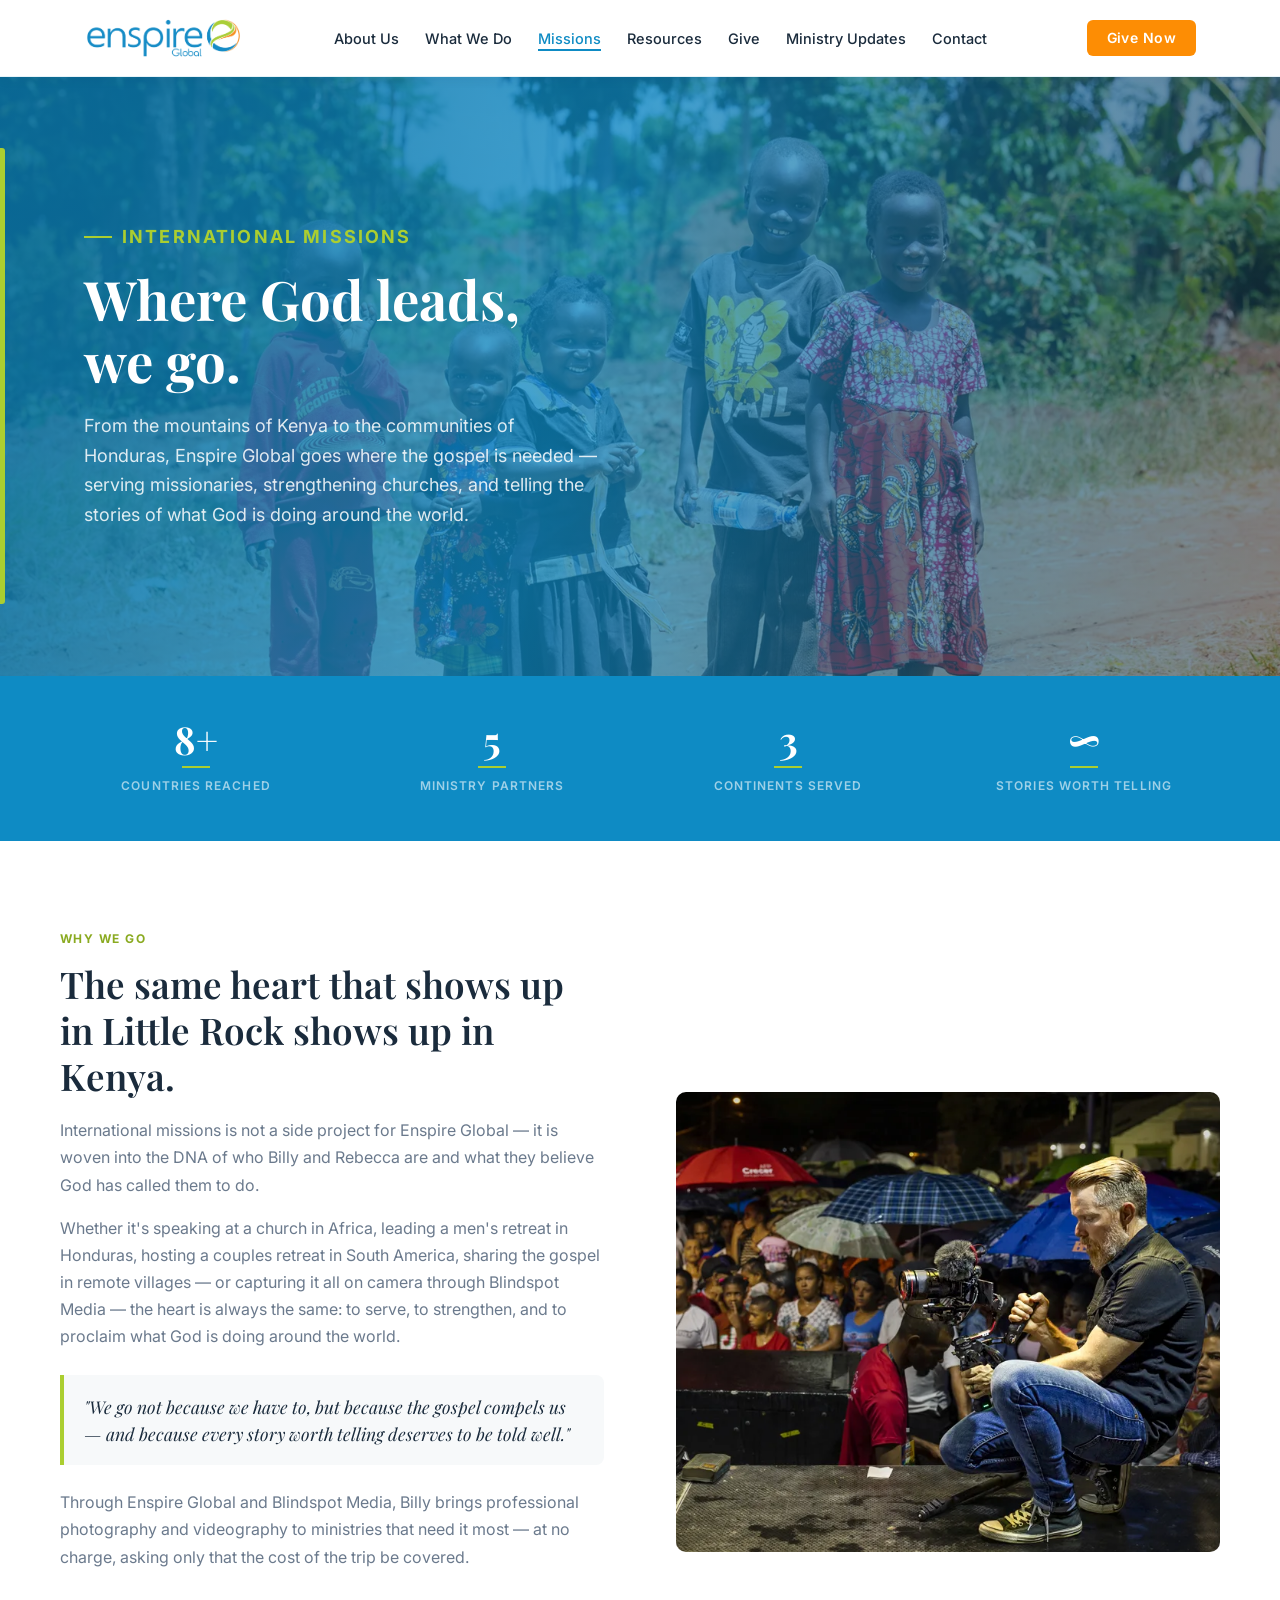
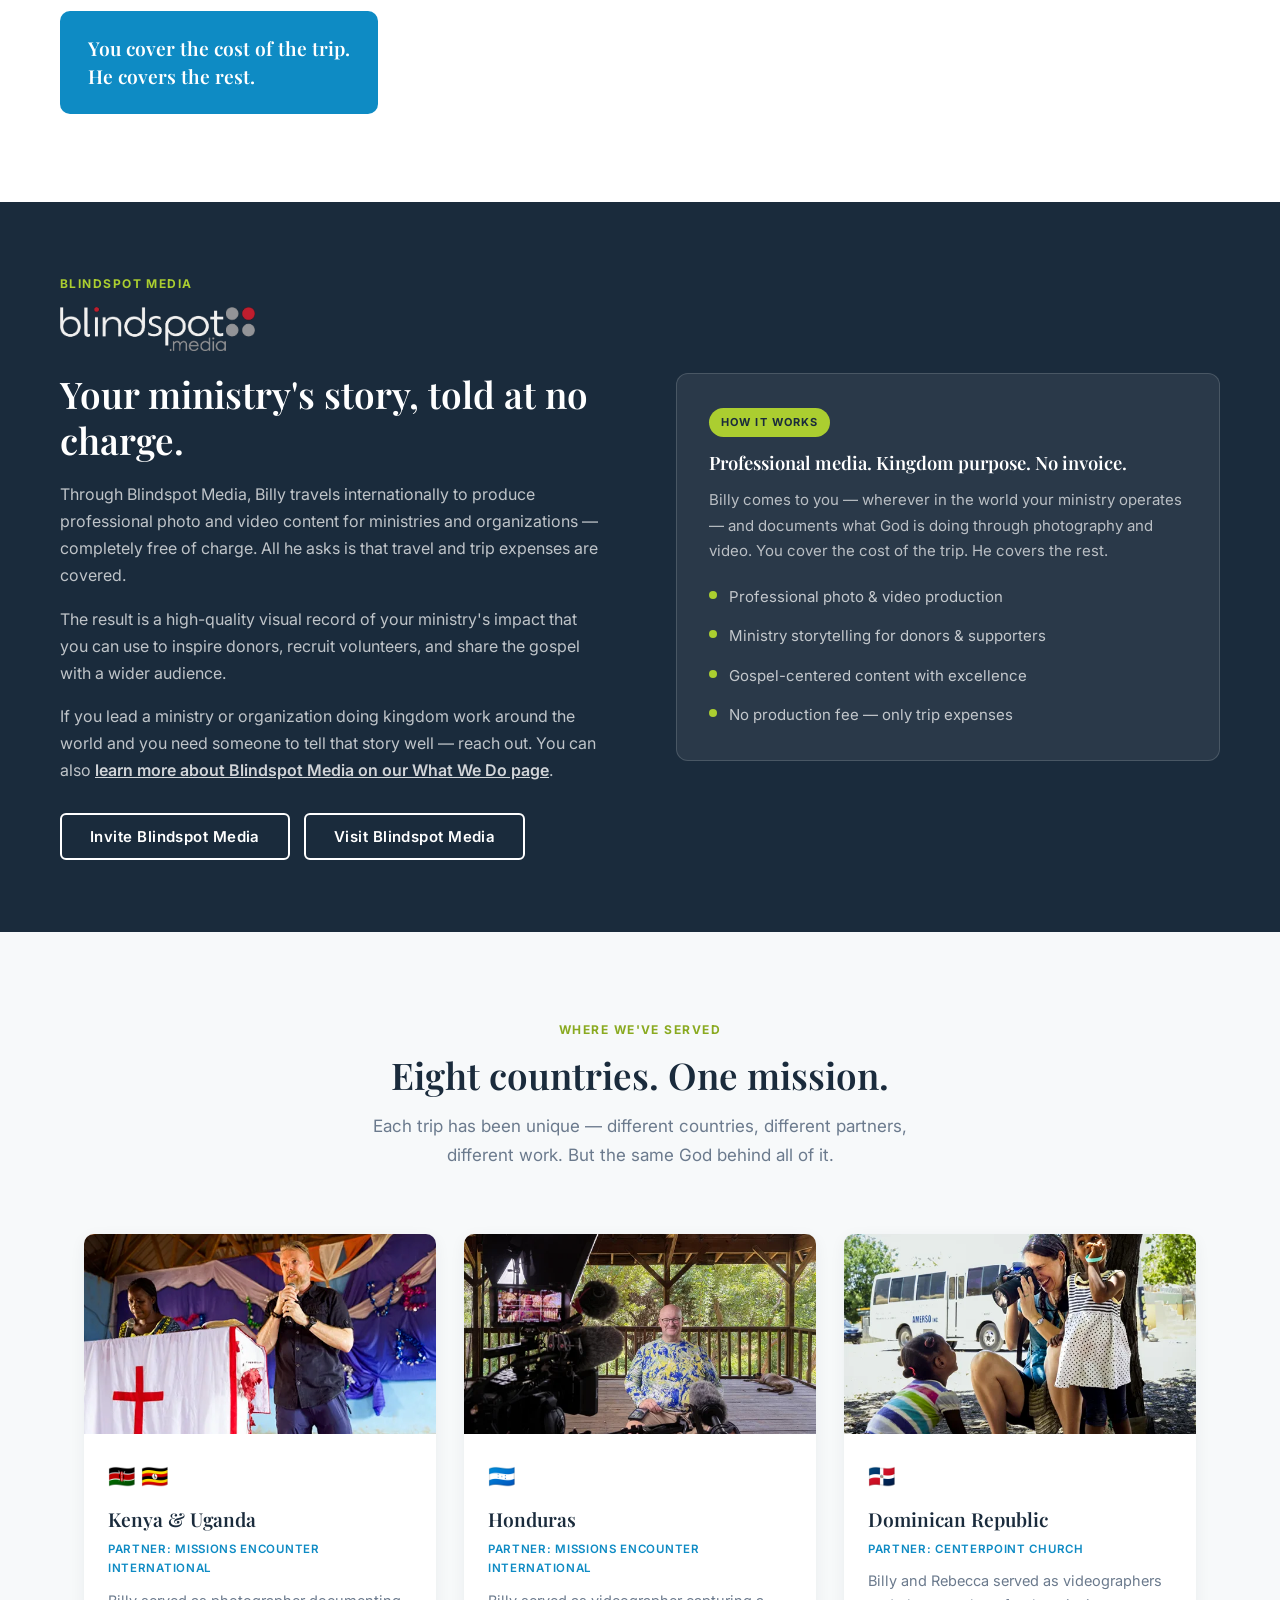
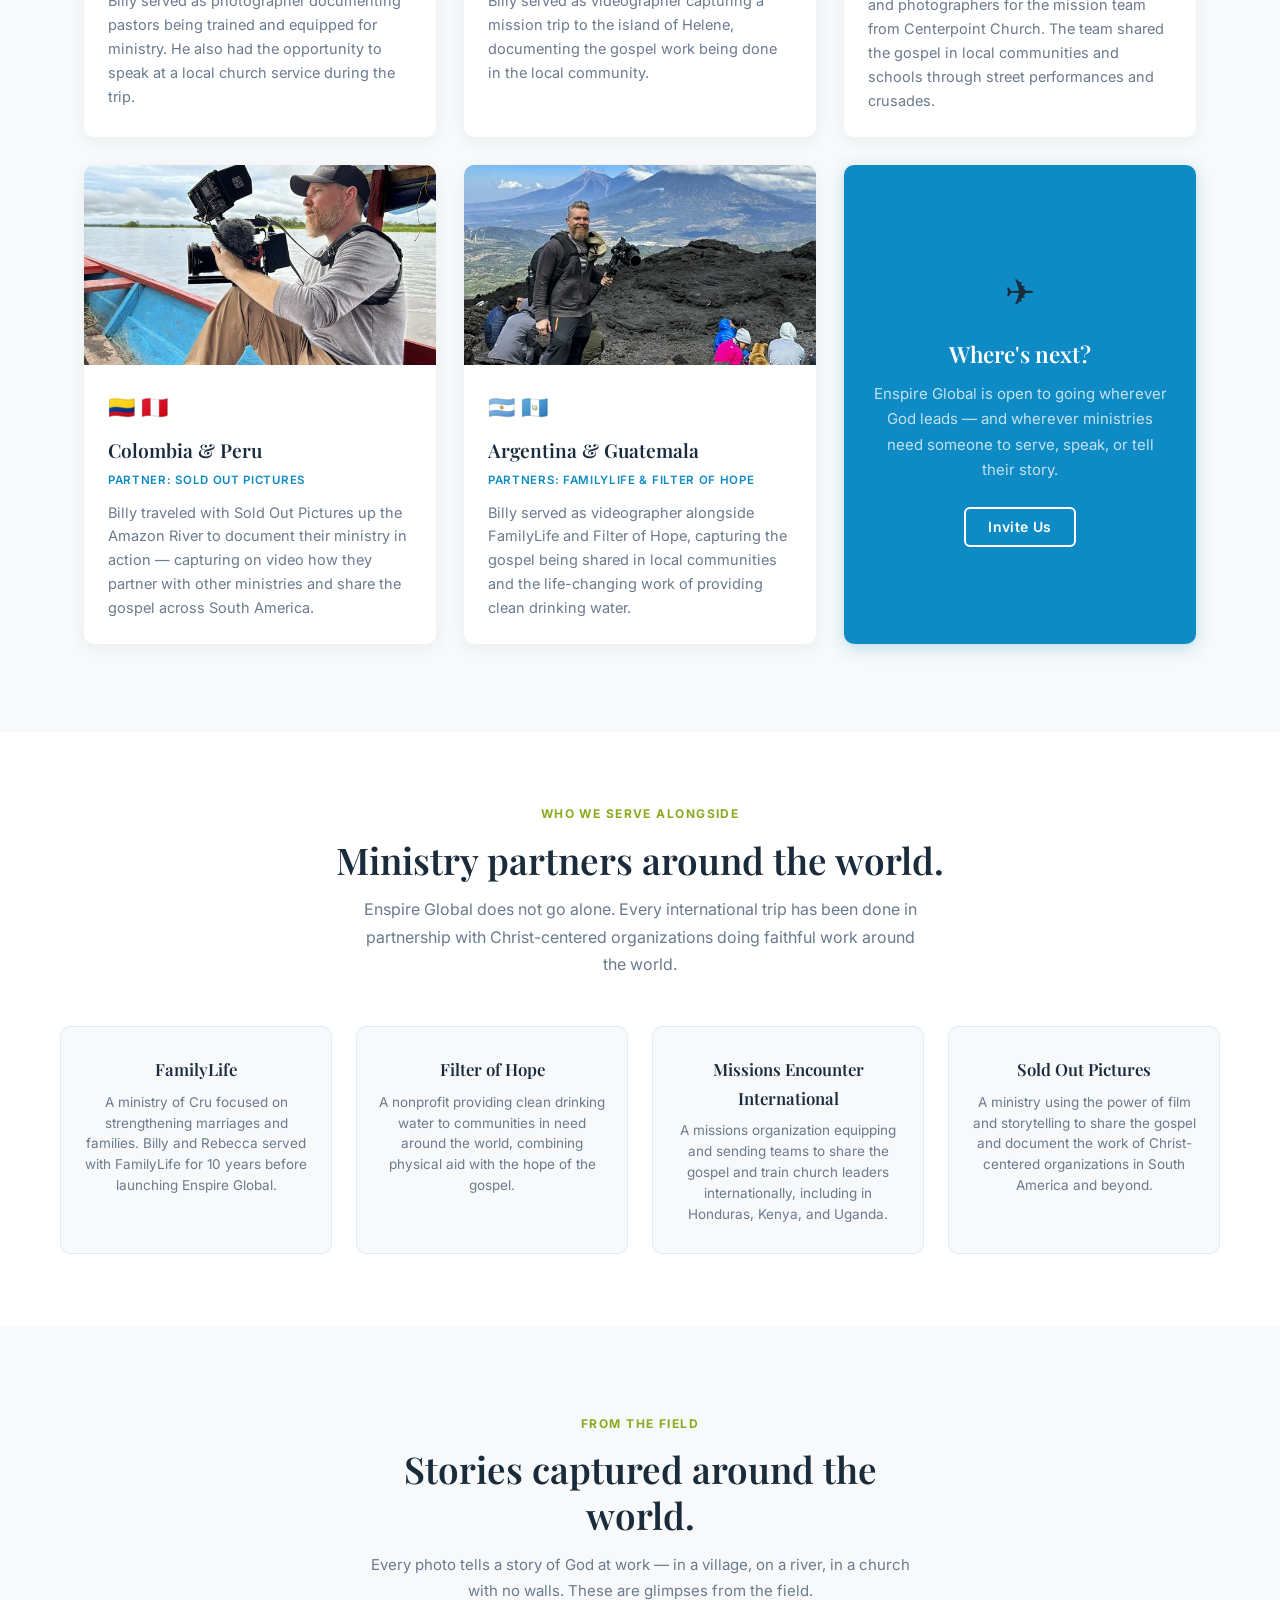
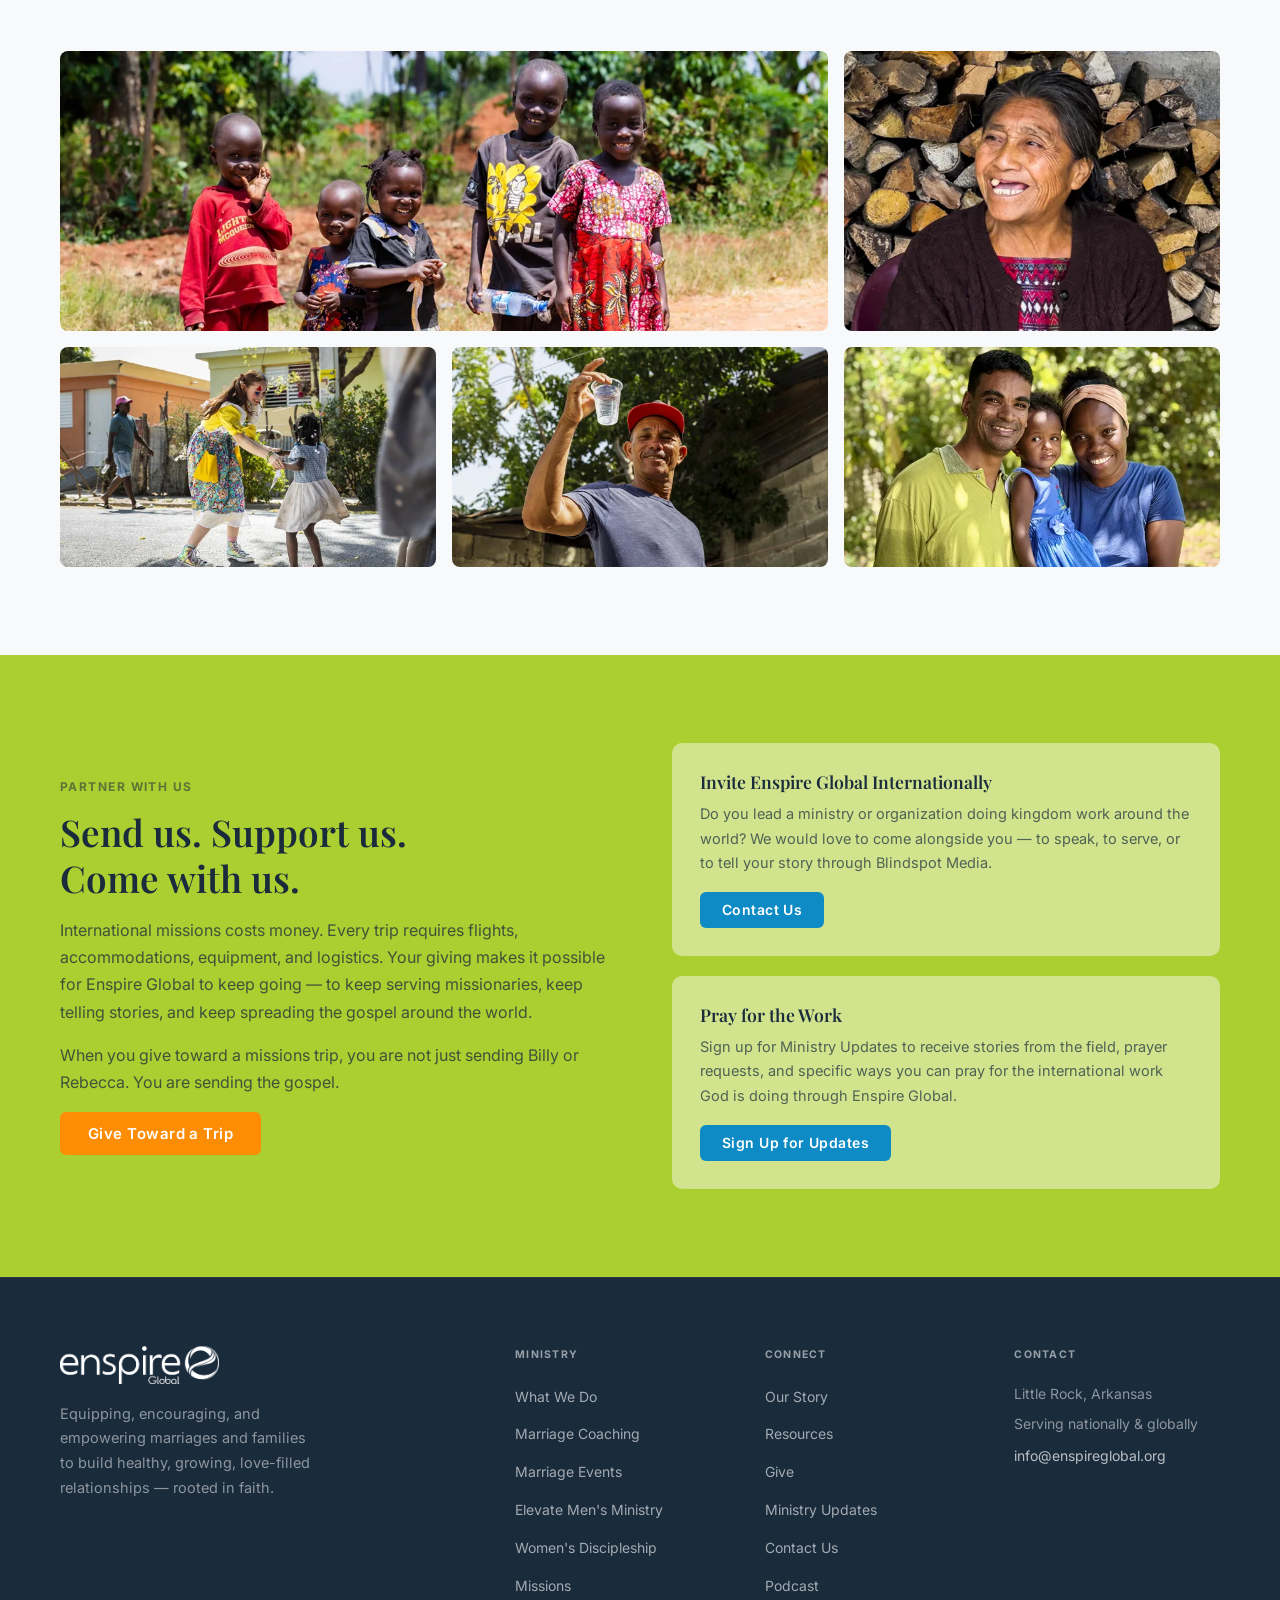
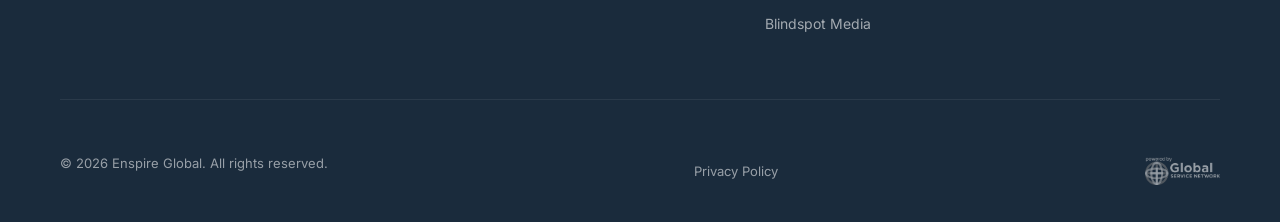
<file: missions.html>
<!DOCTYPE html>
<html lang="en">
<head>
<!-- Google tag (gtag.js) -->
<script async src="https://www.googletagmanager.com/gtag/js?id=G-3XN7P70Y5V"></script>
<script>
  window.dataLayer = window.dataLayer || [];
  function gtag(){dataLayer.push(arguments);}
  gtag('js', new Date());
  gtag('config', 'G-3XN7P70Y5V');
</script>
<meta charset="UTF-8">
<meta name="viewport" content="width=device-width, initial-scale=1.0">
<title>International Missions & Blindspot Media | Enspire Global</title>
<meta name="robots" content="index, follow">
<meta property="og:type" content="website">
<meta property="og:title" content="Missions — Enspire Global">
<meta property="og:description" content="Enspire Global serves internationally in Honduras, Uganda, Kenya, the Dominican Republic, Colombia, Peru, Argentina, and Guatemala — spreading the gospel and telling ministry stories.">
<meta property="og:url" content="https://enspireglobal.org/missions">
<meta property="og:site_name" content="Enspire Global">
<meta property="og:image" content="https://enspireglobal.org/images/og-image.jpg">
<meta name="twitter:card" content="summary_large_image">
<meta name="twitter:title" content="Missions — Enspire Global">
<meta name="twitter:description" content="Enspire Global serves internationally in Honduras, Uganda, Kenya, the Dominican Republic, Colombia, Peru, Argentina, and Guatemala — spreading the gospel and telling ministry stories.">
<meta name="twitter:image" content="https://enspireglobal.org/images/og-image.jpg">
<meta name="description" content="Billy travels to Honduras, Uganda, Kenya, Peru, and beyond — speaking, leading marriage ministry, and capturing gospel stories through Blindspot Media. See where God is taking Enspire Global.">

<link rel="icon" type="image/png" sizes="32x32" href="images/favicon.png?v=3">
<link rel="apple-touch-icon" href="images/favicon.png?v=3">
<link rel="canonical" href="https://enspireglobal.org/missions">
<link rel="preload" as="image" href="images/photos/hero-missions.webp" fetchpriority="high">
<link rel="preconnect" href="https://fonts.googleapis.com">
<link rel="preconnect" href="https://fonts.gstatic.com" crossorigin>
<link rel="preload" as="style" href="https://fonts.googleapis.com/css2?family=Playfair+Display:ital,wght@0,400;0,600;0,700;1,400;1,600&family=Inter:wght@300;400;500;600;700&display=swap" onload="this.onload=null;this.rel='stylesheet'">
<noscript><link rel="stylesheet" href="https://fonts.googleapis.com/css2?family=Playfair+Display:ital,wght@0,400;0,600;0,700;1,400;1,600&family=Inter:wght@300;400;500;600;700&display=swap"></noscript>
<link rel="stylesheet" href="site.css?v=20260704">
<style>
/* PAGE HERO */
.page-hero{
 margin-top:76px;
 position:relative;
 min-height:600px;
 display:flex;
 align-items:center;
 overflow:hidden;
}
.page-hero-bg{
 position:absolute;inset:0;
 background:
  linear-gradient(105deg,rgba(10,111,160,.92) 0%,rgba(14,139,196,.75) 45%,rgba(26,43,60,.55) 100%),
  url('images/photos/hero-missions.webp') 30% 20%/cover no-repeat;
 background-attachment:scroll,scroll;
}
.page-hero-bg::after{content:'';position:absolute;left:0;top:12%;bottom:12%;width:5px;background:var(--green);border-radius:0 3px 3px 0}
.page-hero-content{
 position:relative;z-index:2;
 max-width:var(--max-w);margin:0 auto;
 padding:88px 24px;width:100%;
}
.page-hero-inner{max-width:620px}
.page-hero .eyebrow{color:var(--green);margin-bottom:16px;display:flex;align-items:center;gap:10px}
.page-hero .eyebrow::before{content:'';display:block;width:28px;height:2px;background:var(--green);flex-shrink:0}
.page-hero h1{color:var(--white);margin-bottom:18px}
.page-hero p{font-size:18px;color:rgba(255,255,255,.85);line-height:1.65;max-width:520px}

/* PHOTO PLACEHOLDER */
.photo-placeholder{
 width:100%;border-radius:10px;
 display:flex;flex-direction:column;align-items:center;justify-content:center;
 background:var(--blue-light);
 color:var(--gray);font-size:13px;font-weight:600;
 letter-spacing:.05em;text-transform:uppercase;
 text-align:center;padding:20px;gap:8px;
}
.photo-placeholder .ph-size{font-size:12px;opacity:.7}

/* STATS STRIP */
.stats-strip{background:var(--blue);padding:44px 24px}
.stats-inner{max-width:var(--max-w);margin:0 auto;display:grid;grid-template-columns:repeat(4,1fr);gap:24px;text-align:center}
.stat-item .stat-n{font-family:var(--font-d);font-size:2.4rem;font-weight:700;color:var(--white);line-height:1}
.stat-item .stat-bar{width:28px;height:2px;background:var(--green);margin:8px auto}
.stat-item .stat-l{font-size:12px;font-weight:600;letter-spacing:.09em;text-transform:uppercase;color:rgba(255,255,255,.6)}

/* HEART SECTION */
.heart{padding:88px 24px;background:var(--white)}
.heart-inner{max-width:var(--max-w);margin:0 auto;display:grid;grid-template-columns:1fr 1fr;gap:72px;align-items:center}
.heart-text .eyebrow{margin-bottom:12px}
.heart-text h2{color:var(--dark);margin-bottom:18px}
.heart-text p{color:var(--gray);font-size:16px}
.heart-quote{
 border-left:4px solid var(--green);padding:18px 20px;
 margin:24px 0;background:var(--off-white);border-radius:0 8px 8px 0;
}
.heart-quote p{font-family:var(--font-d);font-size:1.1rem;color:var(--dark);font-style:italic;line-height:1.55;margin:0}
.offer-callout{background:var(--blue);border-radius:10px;padding:24px 28px;margin-top:24px;display:inline-block}
.offer-callout p{font-family:var(--font-d);font-size:1.2rem;font-weight:600;color:var(--white);line-height:1.45;margin:0}
.heart-img{position:relative}
.heart-img .photo-placeholder{height:420px}

/* BLINDSPOT OFFER */
.blindspot-offer{
 background:var(--dark);padding:72px 24px;
 position:relative;overflow:hidden;
}
.blindspot-offer::before{
 content:'';position:absolute;inset:0;
 background:url('images/photos/bg-blindspot.webp') center/cover no-repeat;
 opacity:.12;
}
.blindspot-offer-inner{
 position:relative;z-index:2;
 max-width:var(--max-w);margin:0 auto;
 display:grid;grid-template-columns:1fr 1fr;gap:72px;align-items:center;
}
.blindspot-offer-text .eyebrow{color:var(--green);margin-bottom:12px}
.blindspot-offer-text h2{color:var(--white);margin-bottom:18px}
.blindspot-offer-text p{color:rgba(255,255,255,.72);font-size:16px}
.blindspot-logo{max-height:48px;width:auto;margin-bottom:24px}
.offer-box{
 background:rgba(255,255,255,.07);
 border:1px solid rgba(255,255,255,.15);
 border-radius:12px;padding:32px;
}
.offer-box h3{color:var(--white);margin-bottom:12px;font-size:1.15rem}
.offer-box p{color:rgba(255,255,255,.68);font-size:15px;margin-bottom:0}
.offer-box .offer-tag{
 display:inline-block;background:var(--green);color:var(--dark);
 font-size:11px;font-weight:700;letter-spacing:.1em;text-transform:uppercase;
 padding:5px 12px;border-radius:100px;margin-bottom:14px;
}

/* COUNTRIES */
.countries-section{padding:88px 24px;background:var(--off-white)}
.countries-header{text-align:center;max-width:580px;margin:0 auto 64px}
.countries-header .eyebrow{margin-bottom:12px}
.countries-header h2{color:var(--dark);margin-bottom:14px}
.countries-header p{color:var(--gray)}
.countries-grid{display:grid;grid-template-columns:repeat(3,1fr);gap:28px;max-width:var(--max-w);margin:0 auto}
.country-card{background:var(--white);border-radius:10px;overflow:hidden;box-shadow:0 4px 16px rgba(26,43,60,.06);transition:transform .2s ease,box-shadow .2s ease}
.country-card:hover{transform:translateY(-3px);box-shadow:0 8px 28px rgba(26,43,60,.1)}
.country-card-img{height:200px}
.country-card-img .photo-placeholder{height:200px;border-radius:0}
.country-card-body{padding:24px}
.country-flag{font-size:22px;margin-bottom:8px}
.country-name{font-family:var(--font-d);font-size:1.2rem;font-weight:600;color:var(--dark);margin-bottom:4px}
.country-partner{
 font-size:11.5px;font-weight:600;letter-spacing:.06em;
 text-transform:uppercase;color:var(--blue);margin-bottom:10px;display:block;
}
.country-desc{color:var(--gray);font-size:14.5px;line-height:1.65;margin:0}

/* PARTNERS */
.partners{padding:72px 24px;background:var(--white)}
.partners-inner{max-width:var(--max-w);margin:0 auto;text-align:center}
.partners-inner .eyebrow{margin-bottom:12px}
.partners-inner h2{color:var(--dark);margin-bottom:14px}
.partners-inner > p{color:var(--gray);font-size:16px;max-width:560px;margin:0 auto 48px}
.partners-grid{display:grid;grid-template-columns:repeat(4,1fr);gap:24px}
.partner-card{
 background:var(--off-white);border-radius:10px;
 padding:28px 20px;text-align:center;
 border:1.5px solid rgba(14,139,196,.1);
 transition:border-color .2s ease,box-shadow .2s ease;
}
.partner-card:hover{border-color:var(--blue);box-shadow:0 4px 16px rgba(14,139,196,.1)}
.partner-name{font-family:var(--font-d);font-size:1.05rem;font-weight:600;color:var(--dark);margin-bottom:8px}
.partner-desc{color:var(--gray);font-size:13.5px;line-height:1.55;margin:0}

/* GALLERY */
.gallery{padding:88px 24px;background:var(--off-white)}
.gallery-header{text-align:center;max-width:560px;margin:0 auto 48px}
.gallery-header .eyebrow{margin-bottom:12px}
.gallery-header h2{color:var(--dark);margin-bottom:14px}
.gallery-header p{color:var(--gray);font-size:15px}
.gallery-grid{
 display:grid;
 grid-template-columns:repeat(3,1fr);
 grid-template-rows:auto auto;
 gap:16px;
 max-width:var(--max-w);margin:0 auto;
}
.gallery-item{border-radius:8px;overflow:hidden}
.gallery-item .photo-placeholder{height:220px;border-radius:0}
.gallery-item.large{grid-column:span 2}
.gallery-item.large .photo-placeholder{height:280px}
.gallery-note{text-align:center;margin-top:24px;color:var(--gray);font-size:14px}

/* GIVE / PARTNER CTA */
.missions-cta{padding:88px 24px;background:var(--green)}
.missions-cta-inner{max-width:var(--max-w);margin:0 auto;display:grid;grid-template-columns:1fr 1fr;gap:64px;align-items:center}
.missions-cta-text .eyebrow{color:rgba(26,43,60,.55);margin-bottom:12px}
.missions-cta-text h2{color:var(--dark);margin-bottom:16px}
.missions-cta-text p{color:rgba(26,43,60,.75);font-size:16px}
.missions-cta-boxes{display:flex;flex-direction:column;gap:20px}
.cta-box{background:rgba(255,255,255,.45);border-radius:10px;padding:28px}
.cta-box h3{color:var(--dark);margin-bottom:8px;font-size:1.1rem}
.cta-box p{color:rgba(26,43,60,.7);font-size:14.5px;margin-bottom:16px}

/* RESPONSIVE */
@media(max-width:1024px){
 .stats-inner{grid-template-columns:repeat(2,1fr)}
 .countries-grid{grid-template-columns:1fr 1fr}
 .partners-grid{grid-template-columns:1fr 1fr}
}
@media(max-width:768px){
 .page-hero{min-height:480px}
 .heart-inner{grid-template-columns:1fr;gap:40px}
 .blindspot-offer-inner{grid-template-columns:1fr;gap:40px}
 .countries-grid{grid-template-columns:1fr}
 .partners-grid{grid-template-columns:1fr 1fr}
 .missions-cta-inner{grid-template-columns:1fr;gap:40px}
 .gallery-grid{grid-template-columns:1fr 1fr}
 .gallery-item.large{grid-column:span 1}
 .stats-inner{grid-template-columns:repeat(2,1fr)}
}
@media(max-width:480px){
 .partners-grid{grid-template-columns:1fr}
 .gallery-grid{grid-template-columns:1fr}
}

/* === PARALLAX + SCROLL ANIMATIONS === */
@media(min-width:769px){
 .blindspot-offer::before{background-attachment:fixed}
}
</style>
<script type="application/ld+json">
{
  "@context": "https://schema.org",
  "@type": "WebPage",
  "name": "Missions — Enspire Global",
  "url": "https://enspireglobal.org/missions",
  "description": "Enspire Global's international missions work in Kenya, Uganda, Honduras, Dominican Republic, Colombia, Peru, Argentina, and Guatemala.",
  "about": {
    "@type": "Organization",
    "name": "Enspire Global",
    "url": "https://enspireglobal.org",
    "areaServed": ["Kenya","Uganda","Honduras","Dominican Republic","Colombia","Peru","Argentina","Guatemala"]
  }
}
</script>
</head>
<body>
<a href="#main-content" class="skip-link">Skip to main content</a>

<!-- NAV -->
<nav class="site-nav" aria-label="Main navigation">
 <div class="nav-inner">
  <a href="/" class="nav-logo" aria-label="Enspire Global Home">
   <img src="images/logos/enspire-global-color.png" alt="Enspire Global">
  </a>
  <ul class="nav-links">
      <li><a href="/about">About Us</a></li>
      <li><a href="/what-we-do">What We Do</a></li>
      <li><a href="/missions" class="active">Missions</a></li>
      <li><a href="/resources">Resources</a></li>
      <li><a href="/give">Give</a></li>
      <li><a href="/updates">Ministry Updates</a></li>
      <li><a href="/contact">Contact</a></li>
    </ul>
<a href="https://give.globalservicenetwork.org/giftcart/give.aspx?desig=51023003" class="btn btn-give nav-cta" target="_blank" rel="noopener noreferrer">Give Now</a>
  <button class="nav-burger" aria-label="Toggle menu" aria-expanded="false" onclick="this.setAttribute('aria-expanded',document.getElementById('mn').classList.toggle('open'))">
   <span></span><span></span><span></span>
  </button>
 </div>
</nav>
<div class="mob-nav" id="mn" aria-label="Mobile navigation">
 <ul>
    <li><a href="/about">About Us</a></li>
    <li><a href="/what-we-do">What We Do</a></li>
    <li><a href="/missions">Missions</a></li>
    <li><a href="/resources">Resources</a></li>
    <li><a href="/give">Give</a></li>
    <li><a href="/updates">Ministry Updates</a></li>
    <li><a href="/contact">Contact</a></li>
  </ul>
 <div class="mob-cta">
    <a href="https://give.globalservicenetwork.org/giftcart/give.aspx?desig=51023003" class="btn btn-give" target="_blank" rel="noopener noreferrer">Give Now</a>
    <a href="/contact" class="btn btn-outline-blue">Contact Us</a>
  </div>
</div>

<main id="main-content">
<!-- PAGE HERO -->
<section class="page-hero" aria-label="Missions hero">
 <div class="page-hero-bg" role="img" aria-label="International missions work — Billy Altman serving on the mission field"></div>
 <div class="page-hero-content">
  <div class="page-hero-inner">
   <p class="eyebrow">International Missions</p>
   <h1>Where God leads,<br>we go.</h1>
   <p>From the mountains of Kenya to the communities of Honduras, Enspire Global goes where the gospel is needed — serving missionaries, strengthening churches, and telling the stories of what God is doing around the world.</p>
  </div>
 </div>
</section>

<!-- STATS STRIP -->
<section class="stats-strip" aria-label="Missions impact stats">
 <div class="stats-inner">
  <div class="stat-item">
   <div class="stat-n">8+</div>
   <div class="stat-bar"></div>
   <div class="stat-l">Countries Reached</div>
  </div>
  <div class="stat-item">
   <div class="stat-n">5</div>
   <div class="stat-bar"></div>
   <div class="stat-l">Ministry Partners</div>
  </div>
  <div class="stat-item">
   <div class="stat-n">3</div>
   <div class="stat-bar"></div>
   <div class="stat-l">Continents Served</div>
  </div>
  <div class="stat-item">
   <div class="stat-n">∞</div>
   <div class="stat-bar"></div>
   <div class="stat-l">Stories Worth Telling</div>
  </div>
 </div>
</section>

<!-- HEART OF MISSIONS -->
<section class="heart" aria-labelledby="heart-h">
 <div class="heart-inner">
  <div class="heart-text">
   <span class="eyebrow">Why We Go</span>
   <h2 id="heart-h">The same heart that shows up in Little Rock shows up in Kenya.</h2>
   <p>International missions is not a side project for Enspire Global — it is woven into the DNA of who Billy and Rebecca are and what they believe God has called them to do.</p>
   <p>Whether it's speaking at a church in Africa, leading a men's retreat in Honduras, hosting a couples retreat in South America, sharing the gospel in remote villages — or capturing it all on camera through Blindspot Media — the heart is always the same: to serve, to strengthen, and to proclaim what God is doing around the world.</p>
   <div class="heart-quote">
    <p>"We go not because we have to, but because the gospel compels us — and because every story worth telling deserves to be told well."</p>
   </div>
   <p>Through Enspire Global and Blindspot Media, Billy brings professional photography and videography to ministries that need it most — at no charge, asking only that the cost of the trip be covered.</p>
   <div class="offer-callout">
    <p>You cover the cost of the trip.<br>He covers the rest.</p>
   </div>
  </div>
  <div class="heart-img">
   <picture><source srcset="images/photos/missions-field-main.webp" type="image/webp"><img src="images/photos/missions-field-main.jpg" loading="lazy" alt="Billy and Rebecca Altman in ministry on the international mission field" style="width:100%;height:460px;object-fit:cover;object-position:90% center;border-radius:10px;display:block;"></picture>
  </div>
 </div>
</section>

<!-- BLINDSPOT MEDIA OFFER -->
<section class="blindspot-offer" aria-labelledby="bs-h">
 <div class="blindspot-offer-inner">
  <div class="blindspot-offer-text">
   <span class="eyebrow">Blindspot Media</span>
   <img src="images/logos/blindspot-logo-missions.png" alt="Blindspot Media" loading="lazy" style="max-height:44px;width:auto;display:block;margin-bottom:20px;">
   <h2 id="bs-h">Your ministry's story, told at no charge.</h2>
   <p>Through Blindspot Media, Billy travels internationally to produce professional photo and video content for ministries and organizations — completely free of charge. All he asks is that travel and trip expenses are covered.</p>
   <p>The result is a high-quality visual record of your ministry's impact that you can use to inspire donors, recruit volunteers, and share the gospel with a wider audience.</p>
   <p>If you lead a ministry or organization doing kingdom work around the world and you need someone to tell that story well — reach out. You can also <a href="/what-we-do#blindspot" style="color:rgba(255,255,255,.8);font-weight:600;text-decoration:underline;">learn more about Blindspot Media on our What We Do page</a>.</p>
   <div style="margin-top:28px;display:flex;gap:14px;flex-wrap:wrap">
    <a href="/contact" class="btn btn-outline">Invite Blindspot Media</a>
    <a href="https://www.blindspot.media" class="btn btn-outline" target="_blank" rel="noopener noreferrer">Visit Blindspot Media</a>
   </div>
  </div>
  <div class="offer-box">
   <span class="offer-tag">How It Works</span>
   <h3>Professional media. Kingdom purpose. No invoice.</h3>
   <p>Billy comes to you — wherever in the world your ministry operates — and documents what God is doing through photography and video. You cover the cost of the trip. He covers the rest.</p>
   <div style="margin-top:20px;display:flex;flex-direction:column;gap:14px">
    <div style="display:flex;gap:12px;align-items:flex-start">
     <div style="width:8px;height:8px;border-radius:50%;background:var(--green);margin-top:7px;flex-shrink:0"></div>
     <p style="color:rgba(255,255,255,.72);font-size:15px;margin:0">Professional photo &amp; video production</p>
    </div>
    <div style="display:flex;gap:12px;align-items:flex-start">
     <div style="width:8px;height:8px;border-radius:50%;background:var(--green);margin-top:7px;flex-shrink:0"></div>
     <p style="color:rgba(255,255,255,.72);font-size:15px;margin:0">Ministry storytelling for donors &amp; supporters</p>
    </div>
    <div style="display:flex;gap:12px;align-items:flex-start">
     <div style="width:8px;height:8px;border-radius:50%;background:var(--green);margin-top:7px;flex-shrink:0"></div>
     <p style="color:rgba(255,255,255,.72);font-size:15px;margin:0">Gospel-centered content with excellence</p>
    </div>
    <div style="display:flex;gap:12px;align-items:flex-start">
     <div style="width:8px;height:8px;border-radius:50%;background:var(--green);margin-top:7px;flex-shrink:0"></div>
     <p style="color:rgba(255,255,255,.72);font-size:15px;margin:0">No production fee — only trip expenses</p>
    </div>
   </div>
  </div>
 </div>
</section>

<!-- COUNTRIES SERVED -->
<section class="countries-section" aria-labelledby="countries-h">
 <div class="container">
  <div class="countries-header">
   <span class="eyebrow">Where We've Served</span>
   <h2 id="countries-h">Eight countries. One mission.</h2>
   <p>Each trip has been unique — different countries, different partners, different work. But the same God behind all of it.</p>
  </div>
  <div class="countries-grid">

   <div class="country-card">
    <div class="country-card-img">
     <picture><source srcset="images/photos/missions-kenya-uganda.webp" type="image/webp"><img src="images/photos/missions-kenya-uganda.jpg" loading="lazy" alt="Kenya and Uganda ministry" width="600" height="400" style="width:100%;height:200px;object-fit:cover;display:block;"></picture>
    </div>
    <div class="country-card-body">
     <div class="country-flag">🇰🇪 🇺🇬</div>
     <div class="country-name">Kenya &amp; Uganda</div>
     <span class="country-partner">Partner: Missions Encounter International</span>
     <p class="country-desc">Billy served as photographer documenting pastors being trained and equipped for ministry. He also had the opportunity to speak at a local church service during the trip.</p>
    </div>
   </div>

   <div class="country-card">
    <div class="country-card-img">
     <picture><source srcset="images/photos/missions-honduras.webp" type="image/webp"><img src="images/photos/missions-honduras.jpg" loading="lazy" alt="Honduras ministry" width="600" height="400" style="width:100%;height:200px;object-fit:cover;display:block;"></picture>
    </div>
    <div class="country-card-body">
     <div class="country-flag">🇭🇳</div>
     <div class="country-name">Honduras</div>
     <span class="country-partner">Partner: Missions Encounter International</span>
     <p class="country-desc">Billy served as videographer capturing a mission trip to the island of Helene, documenting the gospel work being done in the local community.</p>
    </div>
   </div>

   <div class="country-card">
    <div class="country-card-img">
     <picture><source srcset="images/photos/missions-dominican-republic.webp" type="image/webp"><img src="images/photos/missions-dominican-republic.jpg" loading="lazy" alt="Dominican Republic ministry" width="600" height="400" style="width:100%;height:200px;object-fit:cover;display:block;"></picture>
    </div>
    <div class="country-card-body">
     <div class="country-flag">🇩🇴</div>
     <div class="country-name">Dominican Republic</div>
     <span class="country-partner">Partner: Centerpoint Church</span>
     <p class="country-desc">Billy and Rebecca served as videographers and photographers for the mission team from Centerpoint Church. The team shared the gospel in local communities and schools through street performances and crusades.</p>
    </div>
   </div>

   <div class="country-card">
    <div class="country-card-img">
     <picture><source srcset="images/photos/missions-colombia-peru.webp" type="image/webp"><img src="images/photos/missions-colombia-peru.jpg" loading="lazy" alt="Colombia and Peru ministry" width="600" height="400" style="width:100%;height:200px;object-fit:cover;display:block;"></picture>
    </div>
    <div class="country-card-body">
     <div class="country-flag">🇨🇴 🇵🇪</div>
     <div class="country-name">Colombia &amp; Peru</div>
     <span class="country-partner">Partner: Sold Out Pictures</span>
     <p class="country-desc">Billy traveled with Sold Out Pictures up the Amazon River to document their ministry in action — capturing on video how they partner with other ministries and share the gospel across South America.</p>
    </div>
   </div>

   <div class="country-card">
    <div class="country-card-img">
     <picture><source srcset="images/photos/missions-argentina-guatemala.webp" type="image/webp"><img src="images/photos/missions-argentina-guatemala.jpg" loading="lazy" alt="Argentina and Guatemala ministry" width="600" height="400" style="width:100%;height:200px;object-fit:cover;display:block;"></picture>
    </div>
    <div class="country-card-body">
     <div class="country-flag">🇦🇷 🇬🇹</div>
     <div class="country-name">Argentina &amp; Guatemala</div>
     <span class="country-partner">Partners: FamilyLife &amp; Filter of Hope</span>
     <p class="country-desc">Billy served as videographer alongside FamilyLife and Filter of Hope, capturing the gospel being shared in local communities and the life-changing work of providing clean drinking water.</p>
    </div>
   </div>

   <!-- Open to More Card -->
   <div class="country-card" style="background:var(--blue);display:flex;flex-direction:column;justify-content:center;align-items:center;text-align:center;padding:40px 28px;box-shadow:0 4px 16px rgba(14,139,196,.25)">
    <div style="font-size:36px;margin-bottom:16px">✈️</div>
    <h3 style="color:var(--white);margin-bottom:12px">Where's next?</h3>
    <p style="color:rgba(255,255,255,.75);font-size:15px;margin-bottom:24px">Enspire Global is open to going wherever God leads — and wherever ministries need someone to serve, speak, or tell their story.</p>
    <a href="/contact" class="btn btn-outline" style="font-size:14px;padding:11px 22px">Invite Us</a>
   </div>

  </div>
 </div>
</section>

<!-- MINISTRY PARTNERS -->
<section class="partners" aria-labelledby="partners-h">
 <div class="partners-inner">
  <span class="eyebrow">Who We Serve Alongside</span>
  <h2 id="partners-h">Ministry partners around the world.</h2>
  <p>Enspire Global does not go alone. Every international trip has been done in partnership with Christ-centered organizations doing faithful work around the world.</p>
  <div class="partners-grid">
   <div class="partner-card">
    <div class="partner-name">FamilyLife</div>
    <p class="partner-desc">A ministry of Cru focused on strengthening marriages and families. Billy and Rebecca served with FamilyLife for 10 years before launching Enspire Global.</p>
   </div>
   <div class="partner-card">
    <div class="partner-name">Filter of Hope</div>
    <p class="partner-desc">A nonprofit providing clean drinking water to communities in need around the world, combining physical aid with the hope of the gospel.</p>
   </div>
   <div class="partner-card">
    <div class="partner-name">Missions Encounter International</div>
    <p class="partner-desc">A missions organization equipping and sending teams to share the gospel and train church leaders internationally, including in Honduras, Kenya, and Uganda.</p>
   </div>
   <div class="partner-card">
    <div class="partner-name">Sold Out Pictures</div>
    <p class="partner-desc">A ministry using the power of film and storytelling to share the gospel and document the work of Christ-centered organizations in South America and beyond.</p>
   </div>
  </div>
 </div>
</section>

<!-- PHOTO GALLERY -->
<section class="gallery" aria-labelledby="gallery-h">
 <div class="gallery-header">
  <span class="eyebrow">From the Field</span>
  <h2 id="gallery-h">Stories captured around the world.</h2>
  <p>Every photo tells a story of God at work — in a village, on a river, in a church with no walls. These are glimpses from the field.</p>
 </div>
 <div class="gallery-grid">
  <div class="gallery-item large">
   <picture><source srcset="images/photos/missions-wide.webp" type="image/webp"><img src="images/photos/missions-wide.jpg" loading="lazy" alt="Panoramic view of an international mission field served by Enspire Global" style="width:100%;height:280px;object-fit:cover;display:block;"></picture>
  </div>
  <div class="gallery-item">
   <picture><source srcset="images/photos/missions-field-2.webp" type="image/webp"><img src="images/photos/missions-field-2.jpg" loading="lazy" alt="Enspire Global ministry moment on the international mission field" style="width:100%;height:280px;object-fit:cover;display:block;"></picture>
  </div>
  <div class="gallery-item">
   <picture><source srcset="images/photos/missions-field-3.webp" type="image/webp"><img src="images/photos/missions-field-3.jpg" loading="lazy" alt="People gathered during an Enspire Global international ministry trip" style="width:100%;height:220px;object-fit:cover;display:block;"></picture>
  </div>
  <div class="gallery-item">
   <picture><source srcset="images/photos/missions-field-4.webp" type="image/webp"><img src="images/photos/missions-field-4.jpg" loading="lazy" alt="Blindspot Media documenting ministry stories on an international trip" style="width:100%;height:220px;object-fit:cover;display:block;"></picture>
  </div>
  <div class="gallery-item">
   <picture><source srcset="images/photos/missions-field-5.webp" type="image/webp"><img src="images/photos/missions-field-5.jpg" loading="lazy" alt="Community and connection on the Enspire Global mission field" style="width:100%;height:220px;object-fit:cover;display:block;"></picture>
  </div>
 </div>
</section>

<!-- GIVE / PARTNER CTA -->
<section class="missions-cta" aria-labelledby="cta-h">
 <div class="missions-cta-inner">
  <div class="missions-cta-text">
   <span class="eyebrow">Partner With Us</span>
   <h2 id="cta-h">Send us. Support us.<br>Come with us.</h2>
   <p>International missions costs money. Every trip requires flights, accommodations, equipment, and logistics. Your giving makes it possible for Enspire Global to keep going — to keep serving missionaries, keep telling stories, and keep spreading the gospel around the world.</p>
   <p>When you give toward a missions trip, you are not just sending Billy or Rebecca. You are sending the gospel.</p>
   <a href="/give" class="btn btn-give">Give Toward a Trip</a>
  </div>
  <div class="missions-cta-boxes">
   <div class="cta-box">
    <h3>Invite Enspire Global Internationally</h3>
    <p>Do you lead a ministry or organization doing kingdom work around the world? We would love to come alongside you — to speak, to serve, or to tell your story through Blindspot Media.</p>
    <a href="/contact" class="btn btn-primary" style="font-size:14px;padding:11px 22px">Contact Us</a>
   </div>
   <div class="cta-box">
    <h3>Pray for the Work</h3>
    <p>Sign up for Ministry Updates to receive stories from the field, prayer requests, and specific ways you can pray for the international work God is doing through Enspire Global.</p>
    <a href="/updates" class="btn btn-primary" style="font-size:14px;padding:11px 22px">Sign Up for Updates</a>
   </div>
  </div>
 </div>
</section>

<!-- FOOTER -->
</main>
<footer class="footer" aria-label="Site footer">
 <div class="footer-in">
  <div class="footer-top">
   <div class="fbrand">
    <img src="images/logos/enspire-global-white.png" alt="Enspire Global">
    <p>Equipping, encouraging, and empowering marriages and families to build healthy, growing, love-filled relationships — rooted in faith.</p>
   </div>
   <div class="footer-col">
    <h4>Ministry</h4>
    <ul>
     <li><a href="/what-we-do">What We Do</a></li>
     <li><a href="/what-we-do#coaching">Marriage Coaching</a></li>
     <li><a href="/what-we-do#marriage-events">Marriage Events</a></li>
     <li><a href="/what-we-do#elevate">Elevate Men's Ministry</a></li>
     <li><a href="/what-we-do#womens">Women's Discipleship</a></li>
     <li><a href="/missions">Missions</a></li>
    </ul>
   </div>
   <div class="footer-col">
    <h4>Connect</h4>
    <ul>
     <li><a href="/about">Our Story</a></li>
     <li><a href="/resources">Resources</a></li>
     <li><a href="/give">Give</a></li>
     <li><a href="/updates">Ministry Updates</a></li>
     <li><a href="/contact">Contact Us</a></li>
          <li><a href="/podcast">Podcast</a></li>
     <li><a href="https://www.blindspot.media" target="_blank" rel="noopener noreferrer">Blindspot Media</a></li>
    </ul>
   </div>
   <div class="footer-col fcontact">
    <h4>Contact</h4>
    <p>Little Rock, Arkansas</p>
    <p>Serving nationally &amp; globally</p>
    <p style="margin-top:8px"><a href="mailto:info@enspireglobal.org">info@enspireglobal.org</a></p>
   </div>
  </div>
  <div class="footer-btm" style="align-items:center;">
   <p>© 2026 Enspire Global. All rights reserved.</p>
   <a href="/privacy">Privacy Policy</a>
   <img src="images/logos/gsn-white.png" alt="Powered by Global Service Network" style="max-height:28px;width:auto;display:block;opacity:0.55;">
  </div>
 </div>
</footer>

<script>
document.querySelectorAll('.mob-nav a').forEach(l=>l.addEventListener('click',()=>{document.getElementById('mn').classList.remove('open');document.querySelector('.nav-burger').setAttribute('aria-expanded','false');}));
</script>
<script>
(function(){
 // Scroll-triggered fade-up animations
 var sel='section .eyebrow,section h2,section h3,.pcard,.fstat,.meet-card,.mcard,.partner-card,.give-card,.country-card,.gallery-item,.offer-box,.svc-text,.signup,.prayer-in>*,.mission-strip-inner';
 var els=[].slice.call(document.querySelectorAll(sel));
 els.forEach(function(el){el.classList.add('anim')});
 var io=new IntersectionObserver(function(entries){
  entries.forEach(function(e){if(e.isIntersecting){e.target.classList.add('in');io.unobserve(e.target)}})
 },{threshold:.1,rootMargin:'0px 0px -30px 0px'});
 els.forEach(function(el){io.observe(el)});
 if(window.matchMedia('(min-width:769px)').matches){
  var hBg=document.querySelector('.page-hero-bg');
  if(hBg){
   window.addEventListener('scroll',function(){
    hBg.style.backgroundPositionY='calc(20% + '+(window.scrollY*0.2).toFixed(1)+'px)';
   },{passive:true});
  }
 }
})();
</script>
</body>
</html>
</file>
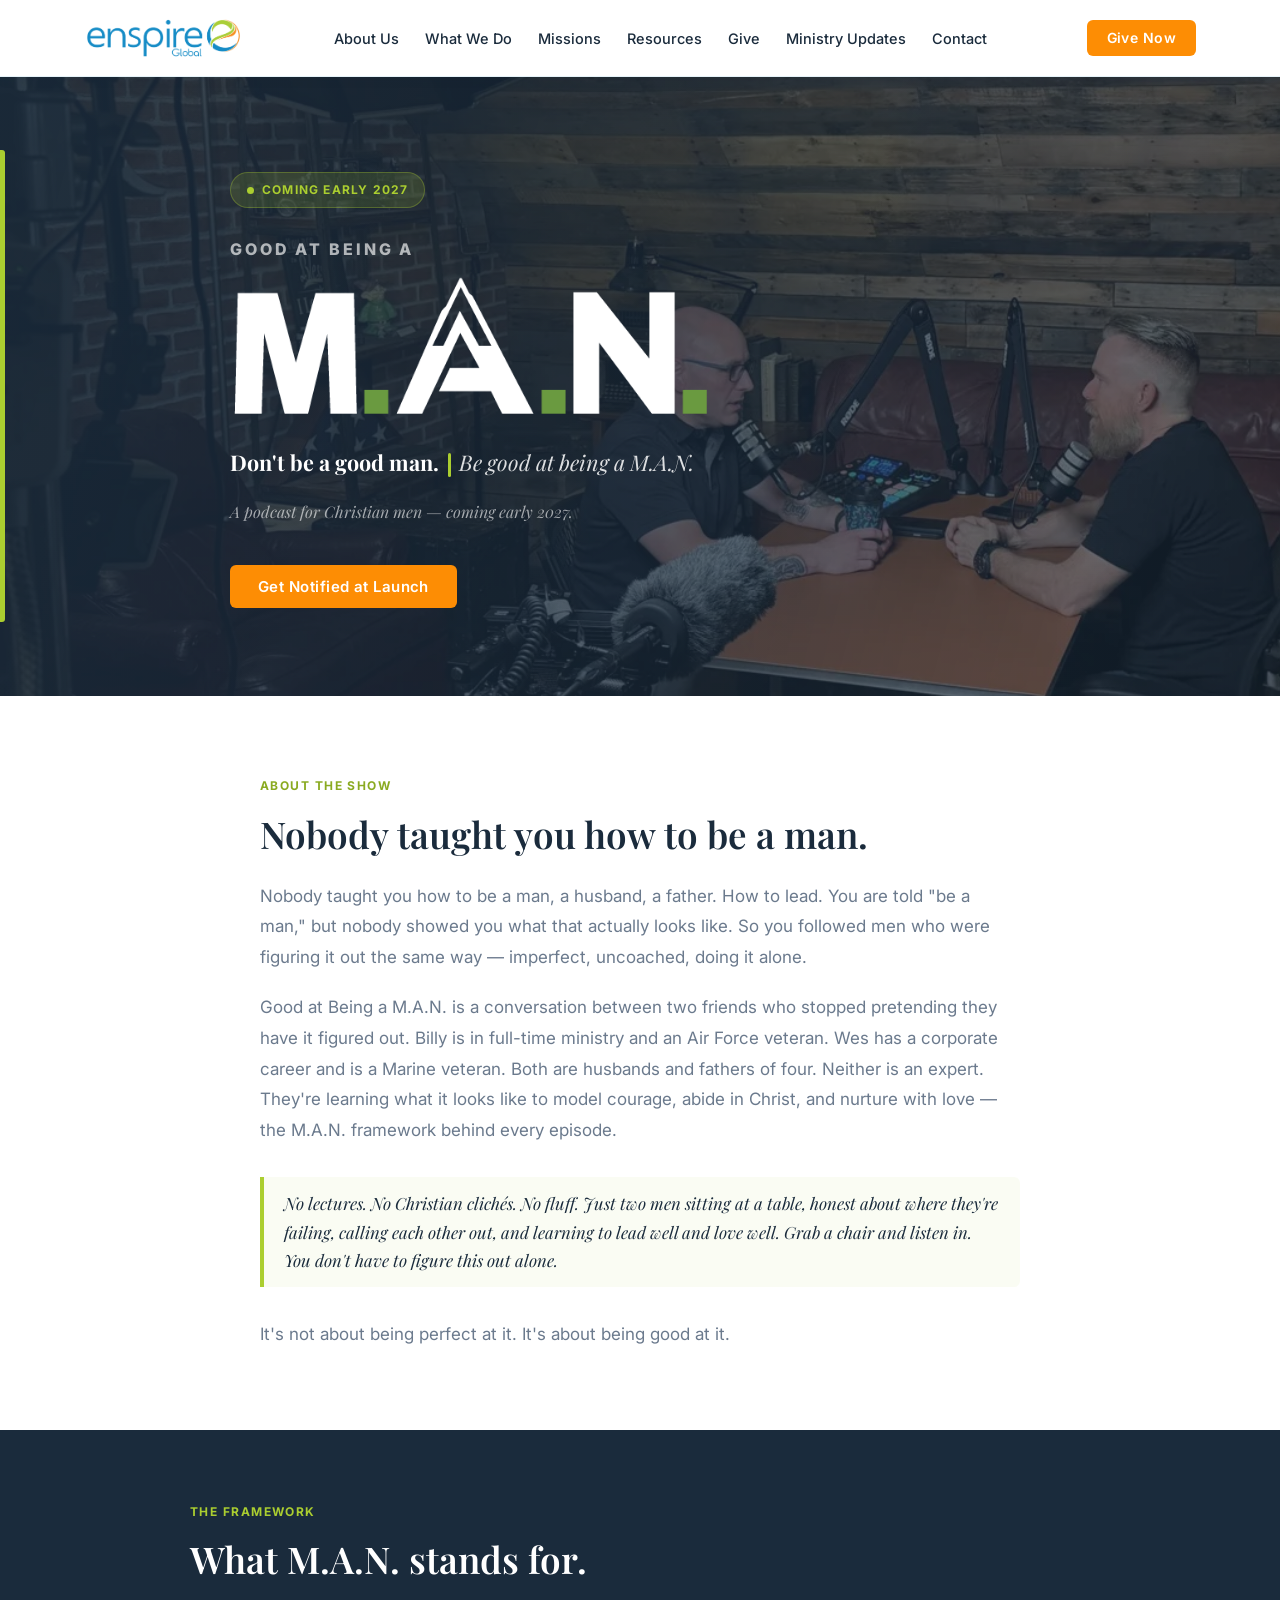
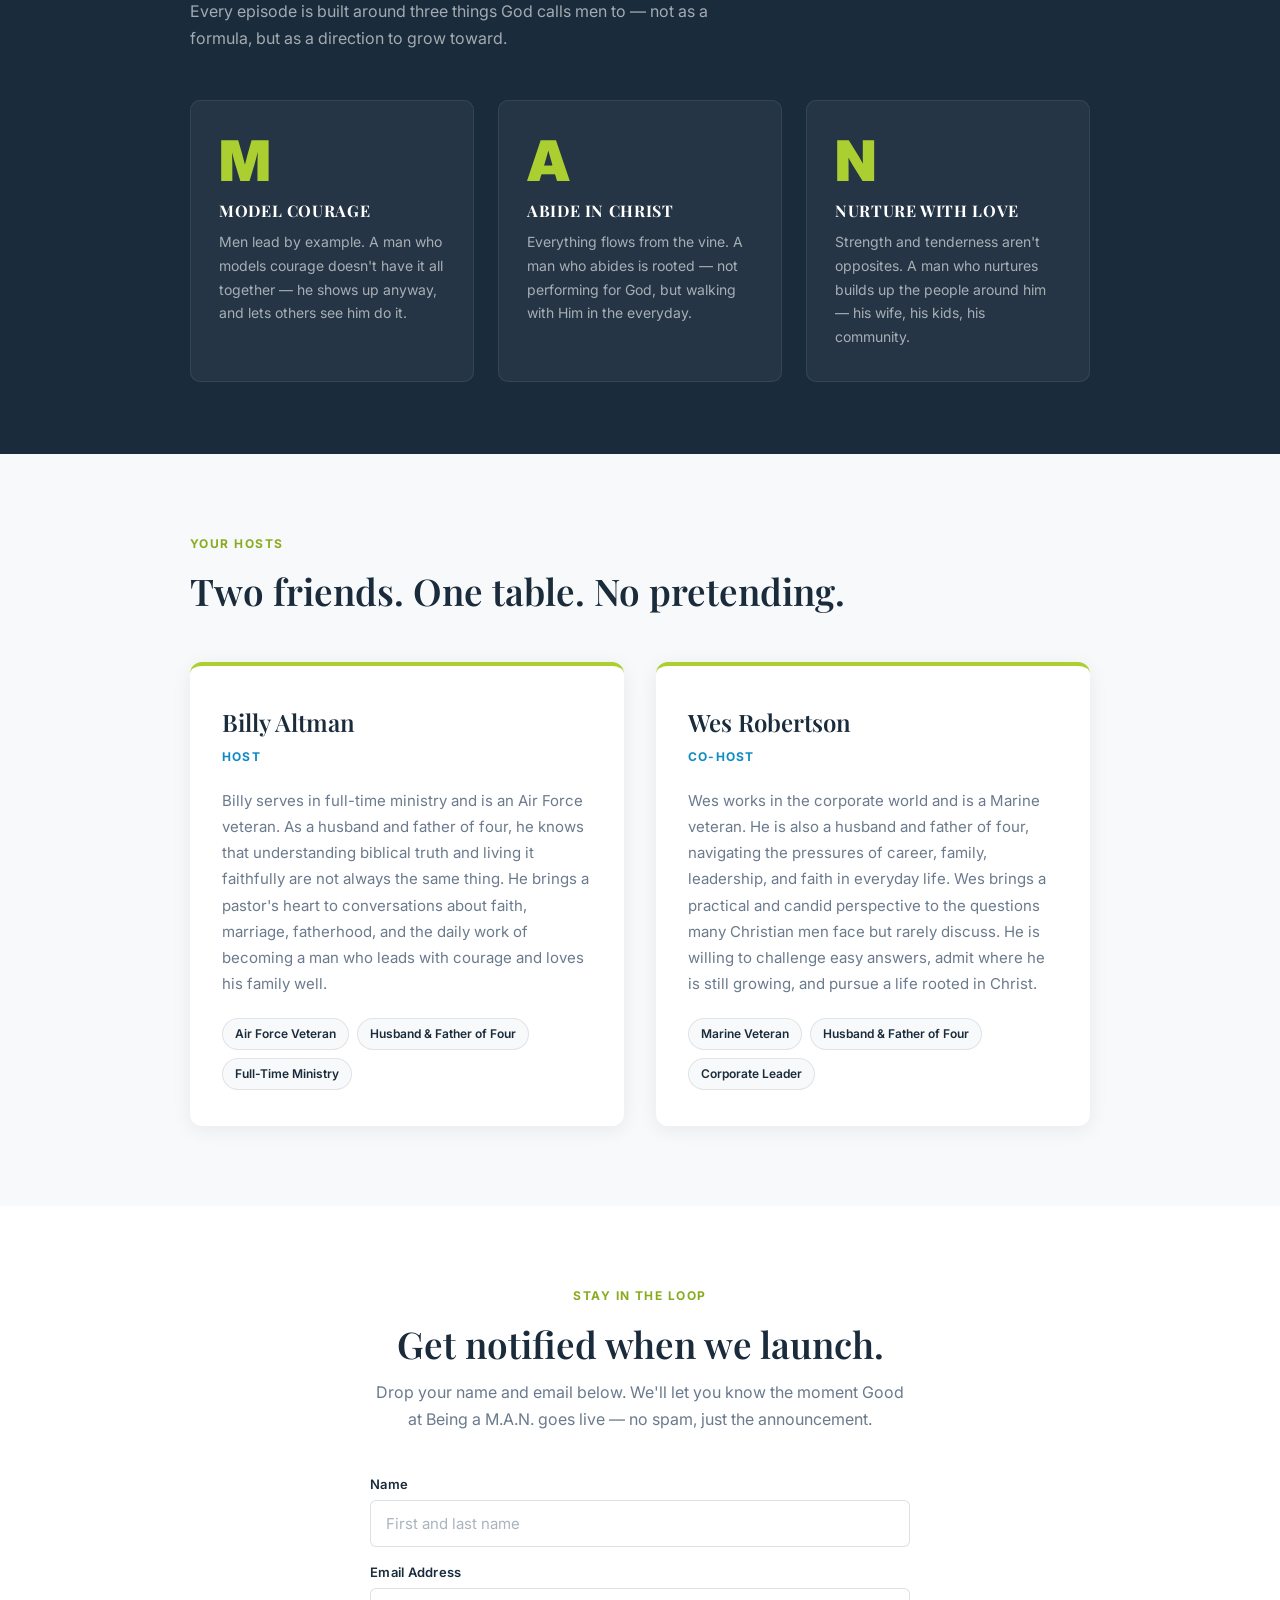
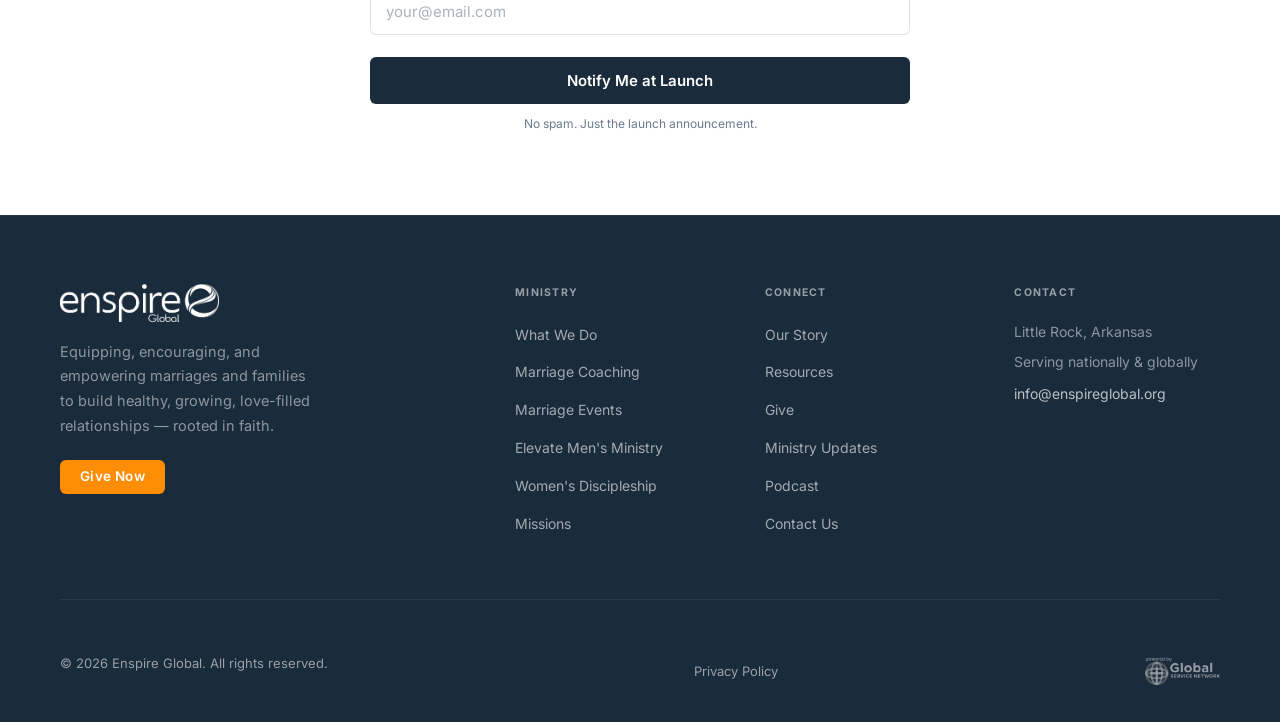
<file: podcast.html>
<!DOCTYPE html>
<html lang="en">
<head>
<!-- Google tag (gtag.js) -->
<script async src="https://www.googletagmanager.com/gtag/js?id=G-3XN7P70Y5V"></script>
<script>
  window.dataLayer = window.dataLayer || [];
  function gtag(){dataLayer.push(arguments);}
  gtag('js', new Date());
  gtag('config', 'G-3XN7P70Y5V');
</script>
<meta charset="UTF-8">
<meta name="viewport" content="width=device-width, initial-scale=1.0">
<title>Good at Being a M.A.N. Podcast — Enspire Global</title>
<meta name="robots" content="index, follow">
<meta name="description" content="Good at Being a M.A.N. — a podcast for Christian men from Enspire Global. Honest conversations about leading well, loving well, and being the man God made you to be. Coming Early 2027.">
<meta property="og:type" content="website">
<meta property="og:title" content="Good at Being a M.A.N. Podcast — Enspire Global">
<meta property="og:description" content="A podcast for Christian men. No lectures. No clichés. Just two men sitting at a table, honest about where they're failing, calling each other out, and learning to lead well. Coming Early 2027.">
<meta property="og:url" content="https://enspireglobal.org/podcast">
<meta property="og:site_name" content="Enspire Global">
<meta property="og:image" content="https://enspireglobal.org/images/og-podcast.jpg">
<meta name="twitter:card" content="summary_large_image">
<meta name="twitter:title" content="Good at Being a M.A.N. Podcast — Enspire Global">
<meta name="twitter:description" content="A podcast for Christian men. Coming Early 2027.">
<meta name="twitter:image" content="https://enspireglobal.org/images/og-podcast.jpg">

<link rel="icon" type="image/png" sizes="32x32" href="images/favicon.png?v=3">
<link rel="apple-touch-icon" href="images/favicon.png?v=3">
<link rel="canonical" href="https://enspireglobal.org/podcast">
<link rel="preload" as="image" href="images/photos/hero-podcast.webp" fetchpriority="high">
<link rel="preconnect" href="https://fonts.googleapis.com">
<link rel="preconnect" href="https://fonts.gstatic.com" crossorigin>
<link rel="preload" as="style" href="https://fonts.googleapis.com/css2?family=Playfair+Display:ital,wght@0,400;0,600;0,700;1,400;1,600&family=Inter:wght@300;400;500;600;700&display=swap" onload="this.onload=null;this.rel='stylesheet'">
<noscript><link rel="stylesheet" href="https://fonts.googleapis.com/css2?family=Playfair+Display:ital,wght@0,400;0,600;0,700;1,400;1,600&family=Inter:wght@300;400;500;600;700&display=swap"></noscript>
<link rel="stylesheet" href="site.css?v=20260704">
<style>

/* PODCAST HERO */
.pod-hero{
  margin-top:76px;
  background:var(--dark);
  padding:96px 24px 88px;
  position:relative;
  overflow:hidden;
}
.pod-hero::before{
  content:'';position:absolute;inset:0;
  background:linear-gradient(105deg,rgba(26,43,60,.92) 0%,rgba(26,43,60,.75) 50%,rgba(26,43,60,.6) 100%),
              url('images/photos/hero-podcast.webp') 15% 62%/150% auto no-repeat;
}
.pod-hero::after{
  content:'';position:absolute;left:0;top:12%;bottom:12%;
  width:5px;background:var(--green);border-radius:0 3px 3px 0;
}
.pod-hero-inner{
  max-width:820px;margin:0 auto;
  position:relative;z-index:2;
}
.pod-coming-badge{
  display:inline-flex;align-items:center;gap:8px;
  background:rgba(171,206,48,.15);border:1px solid rgba(171,206,48,.3);
  color:var(--green);font-size:12px;font-weight:700;
  letter-spacing:.1em;text-transform:uppercase;
  padding:7px 16px;border-radius:100px;margin-bottom:28px;
}
.pod-coming-badge::before{
  content:'';width:7px;height:7px;border-radius:50%;
  background:var(--green);animation:pulse-dot 1.8s ease-in-out infinite;
  flex-shrink:0;
}
@keyframes pulse-dot{
  0%,100%{opacity:1;transform:scale(1)}
  50%{opacity:.5;transform:scale(.7)}
}

/* Podcast logo / wordmark */
.pod-wordmark{margin-bottom:28px}
.pod-wordmark-top{
  font-family:'Inter',sans-serif;font-size:clamp(.85rem,2vw,1rem);
  font-weight:800;letter-spacing:.18em;text-transform:uppercase;
  color:rgba(255,255,255,.65);margin-bottom:12px;
}
.man-brandmark{
  display:block;
  max-width:480px;width:100%;height:auto;
}

.pod-tagline{
  font-family:var(--font-d);
  font-size:clamp(1.05rem,2.5vw,1.35rem);
  font-style:italic;color:rgba(255,255,255,.85);
  line-height:1.5;margin-bottom:20px;
  max-width:560px;
}
.pod-tagline strong{
  font-style:normal;color:var(--white);font-weight:700;
}
.pod-tagline .divider-bar{
  display:inline-block;width:3px;height:1.1em;
  background:var(--green);vertical-align:middle;margin:0 .4em;
  border-radius:2px;
}
.pod-sub{
  font-size:16px;color:rgba(255,255,255,.6);
  margin-bottom:40px;font-style:italic;
  font-family:var(--font-d);
}

/* ABOUT SECTION */
.pod-about{padding:80px 24px;background:var(--white)}
.pod-about-inner{max-width:760px;margin:0 auto}
.pod-about .eyebrow{margin-bottom:14px}
.pod-about h2{color:var(--dark);margin-bottom:24px}
.pod-about p{color:var(--gray);font-size:17px;line-height:1.8;margin-bottom:20px}
.pod-about p:last-child{margin-bottom:0}
.pod-about .pod-kicker{
  font-family:var(--font-d);font-style:italic;
  font-size:1.05rem;color:var(--dark);
  border-left:4px solid var(--green);
  padding:12px 20px;margin:32px 0;background:rgba(171,206,48,.06);
  border-radius:0 6px 6px 0;
}

/* MAN FRAMEWORK */
.man-framework{padding:72px 24px;background:var(--dark)}
.man-framework-inner{max-width:900px;margin:0 auto}
.man-framework .eyebrow{color:var(--green);margin-bottom:14px}
.man-framework h2{color:var(--white);margin-bottom:16px}
.man-framework .man-sub{color:rgba(255,255,255,.6);font-size:16px;margin-bottom:48px;max-width:560px}
.man-grid{display:grid;grid-template-columns:repeat(3,1fr);gap:24px}
.man-card{
  background:rgba(255,255,255,.05);border:1px solid rgba(255,255,255,.08);
  border-radius:10px;padding:32px 28px;
}
.man-letter-big{
  font-family:'Inter',sans-serif;font-size:3.5rem;font-weight:900;
  line-height:1;margin-bottom:12px;color:var(--white);
}
.man-letter-big span{color:var(--green)}
.man-card h3{color:var(--white);font-size:1rem;font-weight:700;margin-bottom:8px;letter-spacing:.04em;text-transform:uppercase}
.man-card p{color:rgba(255,255,255,.6);font-size:14px;line-height:1.7;margin:0}

/* HOSTS */
.pod-hosts{padding:80px 24px;background:var(--off-white)}
.pod-hosts-inner{max-width:900px;margin:0 auto}
.pod-hosts .eyebrow{margin-bottom:14px}
.pod-hosts h2{color:var(--dark);margin-bottom:48px}
.hosts-grid{display:grid;grid-template-columns:1fr 1fr;gap:32px}
.host-card{
  background:var(--white);border-radius:12px;
  padding:36px 32px;
  border-top:4px solid var(--green);
  box-shadow:0 4px 20px rgba(26,43,60,.07);
}
.host-name{font-family:var(--font-d);font-size:1.5rem;font-weight:600;color:var(--dark);margin-bottom:4px}
.host-role{font-size:12px;font-weight:700;letter-spacing:.1em;text-transform:uppercase;color:var(--blue);margin-bottom:20px}
.host-bio{color:var(--gray);font-size:15px;line-height:1.75}
.host-tags{display:flex;flex-wrap:wrap;gap:8px;margin-top:20px}
.host-tag{
  font-size:12px;font-weight:600;color:var(--dark);
  background:var(--off-white);border:1px solid rgba(26,43,60,.1);
  padding:5px 12px;border-radius:100px;
}

/* EMAIL SIGNUP */
.pod-signup{padding:80px 24px;background:var(--white)}
.pod-signup-inner{max-width:540px;margin:0 auto;text-align:center}
.pod-signup .eyebrow{margin-bottom:14px}
.pod-signup h2{color:var(--dark);margin-bottom:12px}
.pod-signup .signup-sub{color:var(--gray);font-size:16px;margin-bottom:40px;line-height:1.7}
.signup-form{text-align:left}
.sff{margin-bottom:14px}
.sff label{display:block;font-size:13px;font-weight:600;color:var(--dark);margin-bottom:5px;letter-spacing:.02em}
.sff input{
  width:100%;padding:13px 15px;
  border:1.5px solid rgba(26,43,60,.14);border-radius:var(--r);
  font-family:var(--font-b);font-size:15px;color:var(--dark);
  background:var(--white);outline:none;
  transition:border-color .2s,box-shadow .2s;
  box-sizing:border-box;
}
.sff input:focus{border-color:var(--blue);box-shadow:0 0 0 3px rgba(14,139,196,.1)}
.sff input::placeholder{color:#aab4be}
.signup-submit{width:100%;margin-top:8px;font-size:15px;padding:14px;background:var(--dark);color:var(--white);border:none;border-radius:var(--r);font-family:var(--font-b);font-weight:600;cursor:pointer;transition:background .2s}
.signup-submit:hover{background:#0f1e2e}
.signup-privacy{font-size:12px;color:var(--gray);margin-top:10px;text-align:center}
.signup-success{display:none;text-align:center;padding:28px;background:rgba(171,206,48,.08);border:1px solid rgba(171,206,48,.25);border-radius:10px}
.signup-success p{color:var(--dark);font-weight:600;margin:0}

/* RESPONSIVE */
@media(max-width:768px){
  .man-grid{grid-template-columns:1fr}
  .hosts-grid{grid-template-columns:1fr}
  .man-brandmark{max-width:320px}
}
</style>
<script type="application/ld+json">
{
  "@context": "https://schema.org",
  "@type": "PodcastSeries",
  "name": "Good at Being a M.A.N.",
  "description": "A podcast for Christian men hosted by Billy Altman and Wes Robertson. Honest conversations about leading well, loving well, and being the man God made you to be.",
  "url": "https://enspireglobal.org/podcast",
  "author": [
    {"@type": "Person", "name": "Billy Altman"},
    {"@type": "Person", "name": "Wes Robertson"}
  ],
  "publisher": {
    "@type": "Organization",
    "name": "Enspire Global",
    "url": "https://enspireglobal.org"
  }
}
</script>
</head>
<body>
<a href="#main-content" class="skip-link">Skip to main content</a>

<!-- NAV -->
<nav class="site-nav" aria-label="Main navigation">
  <div class="nav-inner">
    <a href="/" class="nav-logo" aria-label="Enspire Global Home">
      <img src="images/logos/enspire-global-color.png" alt="Enspire Global">
    </a>
    <ul class="nav-links">
      <li><a href="/about">About Us</a></li>
      <li><a href="/what-we-do">What We Do</a></li>
      <li><a href="/missions">Missions</a></li>
      <li><a href="/resources">Resources</a></li>
      <li><a href="/give">Give</a></li>
      <li><a href="/updates">Ministry Updates</a></li>
      <li><a href="/contact">Contact</a></li>
    </ul>
    <a href="https://give.globalservicenetwork.org/giftcart/give.aspx?desig=51023003" class="btn btn-give nav-cta" target="_blank" rel="noopener noreferrer">Give Now</a>
    <button class="nav-burger" aria-label="Toggle menu" aria-expanded="false" onclick="this.setAttribute('aria-expanded',document.getElementById('mn').classList.toggle('open'))">
      <span></span><span></span><span></span>
    </button>
  </div>
</nav>
<div class="mob-nav" id="mn" aria-label="Mobile navigation">
  <ul>
    <li><a href="/about">About Us</a></li>
    <li><a href="/what-we-do">What We Do</a></li>
    <li><a href="/missions">Missions</a></li>
    <li><a href="/resources">Resources</a></li>
    <li><a href="/give">Give</a></li>
    <li><a href="/updates">Ministry Updates</a></li>
    <li><a href="/contact">Contact</a></li>
  </ul>
  <div class="mob-cta">
    <a href="https://give.globalservicenetwork.org/giftcart/give.aspx?desig=51023003" class="btn btn-give" target="_blank" rel="noopener noreferrer">Give Now</a>
    <a href="/contact" class="btn btn-outline-blue">Contact Us</a>
  </div>
</div>

<main id="main-content">

<!-- HERO -->
<section class="pod-hero" aria-label="Good at Being a M.A.N. podcast announcement">
  <div class="pod-hero-inner">
    <div class="pod-coming-badge">Coming Early 2027</div>
    <div class="pod-wordmark">
      <div class="pod-wordmark-top">Good at Being a</div>
      <img src="images/photos/MAN-white.png" alt="M.A.N." class="man-brandmark">
    </div>
    <p class="pod-tagline">
      <strong>Don't be a good man.</strong><span class="divider-bar" aria-hidden="true"></span>Be good at being a M.A.N.
    </p>
    <p class="pod-sub">A podcast for Christian men — coming early 2027.</p>
    <a href="#notify" class="btn btn-give" style="font-size:15px;padding:14px 28px;">Get Notified at Launch</a>
  </div>
</section>

<!-- ABOUT -->
<section class="pod-about" id="about" aria-labelledby="about-h">
  <div class="pod-about-inner">
    <span class="eyebrow">About the Show</span>
    <h2 id="about-h">Nobody taught you how to be a man.</h2>
    <p>Nobody taught you how to be a man, a husband, a father. How to lead. You are told "be a man," but nobody showed you what that actually looks like. So you followed men who were figuring it out the same way — imperfect, uncoached, doing it alone.</p>
    <p>Good at Being a M.A.N. is a conversation between two friends who stopped pretending they have it figured out. Billy is in full-time ministry and an Air Force veteran. Wes has a corporate career and is a Marine veteran. Both are husbands and fathers of four. Neither is an expert. They're learning what it looks like to model courage, abide in Christ, and nurture with love — the M.A.N. framework behind every episode.</p>
    <blockquote class="pod-kicker">No lectures. No Christian clichés. No fluff. Just two men sitting at a table, honest about where they're failing, calling each other out, and learning to lead well and love well. Grab a chair and listen in. You don't have to figure this out alone.</blockquote>
    <p>It's not about being perfect at it. It's about being good at it.</p>
  </div>
</section>

<!-- M.A.N. FRAMEWORK -->
<section class="man-framework" aria-labelledby="man-h">
  <div class="man-framework-inner">
    <span class="eyebrow">The Framework</span>
    <h2 id="man-h">What M.A.N. stands for.</h2>
    <p class="man-sub">Every episode is built around three things God calls men to — not as a formula, but as a direction to grow toward.</p>
    <div class="man-grid">
      <div class="man-card">
        <div class="man-letter-big"><span>M</span></div>
        <h3>Model Courage</h3>
        <p>Men lead by example. A man who models courage doesn't have it all together — he shows up anyway, and lets others see him do it.</p>
      </div>
      <div class="man-card">
        <div class="man-letter-big"><span>A</span></div>
        <h3>Abide in Christ</h3>
        <p>Everything flows from the vine. A man who abides is rooted — not performing for God, but walking with Him in the everyday.</p>
      </div>
      <div class="man-card">
        <div class="man-letter-big"><span>N</span></div>
        <h3>Nurture with Love</h3>
        <p>Strength and tenderness aren't opposites. A man who nurtures builds up the people around him — his wife, his kids, his community.</p>
      </div>
    </div>
  </div>
</section>

<!-- HOSTS -->
<section class="pod-hosts" id="hosts" aria-labelledby="hosts-h">
  <div class="pod-hosts-inner">
    <span class="eyebrow">Your Hosts</span>
    <h2 id="hosts-h">Two friends. One table. No pretending.</h2>
    <div class="hosts-grid">
      <div class="host-card">
        <div class="host-name">Billy Altman</div>
        <div class="host-role">Host</div>
        <p class="host-bio">Billy serves in full-time ministry and is an Air Force veteran. As a husband and father of four, he knows that understanding biblical truth and living it faithfully are not always the same thing. He brings a pastor's heart to conversations about faith, marriage, fatherhood, and the daily work of becoming a man who leads with courage and loves his family well.</p>
        <div class="host-tags">
          <span class="host-tag">Air Force Veteran</span>
          <span class="host-tag">Husband &amp; Father of Four</span>
          <span class="host-tag">Full-Time Ministry</span>
        </div>
      </div>
      <div class="host-card">
        <div class="host-name">Wes Robertson</div>
        <div class="host-role">Co-Host</div>
        <p class="host-bio">Wes works in the corporate world and is a Marine veteran. He is also a husband and father of four, navigating the pressures of career, family, leadership, and faith in everyday life. Wes brings a practical and candid perspective to the questions many Christian men face but rarely discuss. He is willing to challenge easy answers, admit where he is still growing, and pursue a life rooted in Christ.</p>
        <div class="host-tags">
          <span class="host-tag">Marine Veteran</span>
          <span class="host-tag">Husband &amp; Father of Four</span>
          <span class="host-tag">Corporate Leader</span>
        </div>
      </div>
    </div>
  </div>
</section>

<!-- EMAIL SIGNUP -->
<section class="pod-signup" id="notify" aria-labelledby="notify-h">
  <div class="pod-signup-inner">
    <span class="eyebrow">Stay in the Loop</span>
    <h2 id="notify-h">Get notified when we launch.</h2>
    <p class="signup-sub">Drop your name and email below. We'll let you know the moment Good at Being a M.A.N. goes live — no spam, just the announcement.</p>
    <div class="signup-form">
      <form id="podcastForm" action="https://api.web3forms.com/submit" method="POST">
        <input type="hidden" name="access_key" value="a4b05129-373e-4f40-a38e-bf7459378109">
        <input type="hidden" name="subject" value="Podcast Launch Notification Signup">
        <input type="hidden" name="redirect" value="false">
        <input type="checkbox" name="botcheck" style="display:none">
        <div class="sff">
          <label for="pf-name">Name</label>
          <input type="text" id="pf-name" name="name" placeholder="First and last name" required autocomplete="name">
        </div>
        <div class="sff">
          <label for="pf-email">Email Address</label>
          <input type="email" id="pf-email" name="email" placeholder="your@email.com" required autocomplete="email">
        </div>
        <button type="submit" class="signup-submit">Notify Me at Launch</button>
        <p class="signup-privacy">No spam. Just the launch announcement.</p>
      </form>
      <div class="signup-success" id="podcastSuccess">
        <p>You're on the list. We'll be in touch when we launch.</p>
      </div>
    </div>
  </div>
</section>

</main>

<!-- FOOTER -->
<footer class="footer" aria-label="Site footer">
  <div class="footer-in">
    <div class="footer-top">
      <div class="fbrand">
        <img src="images/logos/enspire-global-white.png" alt="Enspire Global">
        <p>Equipping, encouraging, and empowering marriages and families to build healthy, growing, love-filled relationships — rooted in faith.</p>
        <a href="https://give.globalservicenetwork.org/giftcart/give.aspx?desig=51023003" class="btn btn-give" style="font-size:13.5px;padding:10px 20px;" target="_blank" rel="noopener noreferrer">Give Now</a>
      </div>
      <div class="footer-col">
        <h4>Ministry</h4>
        <ul>
          <li><a href="/what-we-do">What We Do</a></li>
          <li><a href="/what-we-do#coaching">Marriage Coaching</a></li>
          <li><a href="/what-we-do#marriage-events">Marriage Events</a></li>
          <li><a href="/what-we-do#elevate">Elevate Men's Ministry</a></li>
          <li><a href="/what-we-do#womens">Women's Discipleship</a></li>
          <li><a href="/missions">Missions</a></li>
        </ul>
      </div>
      <div class="footer-col">
        <h4>Connect</h4>
        <ul>
          <li><a href="/about">Our Story</a></li>
          <li><a href="/resources">Resources</a></li>
          <li><a href="/give">Give</a></li>
          <li><a href="/updates">Ministry Updates</a></li>
          <li><a href="/podcast">Podcast</a></li>
          <li><a href="/contact">Contact Us</a></li>
        </ul>
      </div>
      <div class="footer-col fcontact">
        <h4>Contact</h4>
        <p>Little Rock, Arkansas</p>
        <p>Serving nationally &amp; globally</p>
        <p style="margin-top:8px"><a href="mailto:info@enspireglobal.org">info@enspireglobal.org</a></p>
      </div>
    </div>
    <div class="footer-btm" style="align-items:center;">
      <p>© 2026 Enspire Global. All rights reserved.</p>
      <a href="/privacy">Privacy Policy</a>
      <img src="images/logos/gsn-white.png" alt="Powered by Global Service Network" style="max-height:28px;width:auto;display:block;opacity:0.55;">
    </div>
  </div>
</footer>

<script>
document.querySelectorAll('.mob-nav a').forEach(l=>l.addEventListener('click',()=>{document.getElementById('mn').classList.remove('open');document.querySelector('.nav-burger').setAttribute('aria-expanded','false');}));
</script>
<script>
// Podcast signup form
(function(){
  var form=document.getElementById('podcastForm');
  var success=document.getElementById('podcastSuccess');
  if(!form)return;
  form.addEventListener('submit',function(e){
    e.preventDefault();
    var data=new FormData(form);
    fetch('https://api.web3forms.com/submit',{method:'POST',body:data})
      .then(function(r){return r.json()})
      .then(function(d){
        if(d.success){
          form.style.display='none';
          success.style.display='block';
        }
      })
      .catch(function(){});
  });
})();
</script>
<script>
(function(){
  var sel='section .eyebrow,section h2,.man-card,.host-card,.pod-kicker';
  var els=[].slice.call(document.querySelectorAll(sel));
  els.forEach(function(el){el.classList.add('anim')});
  var io=new IntersectionObserver(function(entries){
    entries.forEach(function(e){if(e.isIntersecting){e.target.classList.add('in');io.unobserve(e.target)}})
  },{threshold:.1,rootMargin:'0px 0px -30px 0px'});
  els.forEach(function(el){io.observe(el)});
})();
</script>
</body>
</html>
</file>
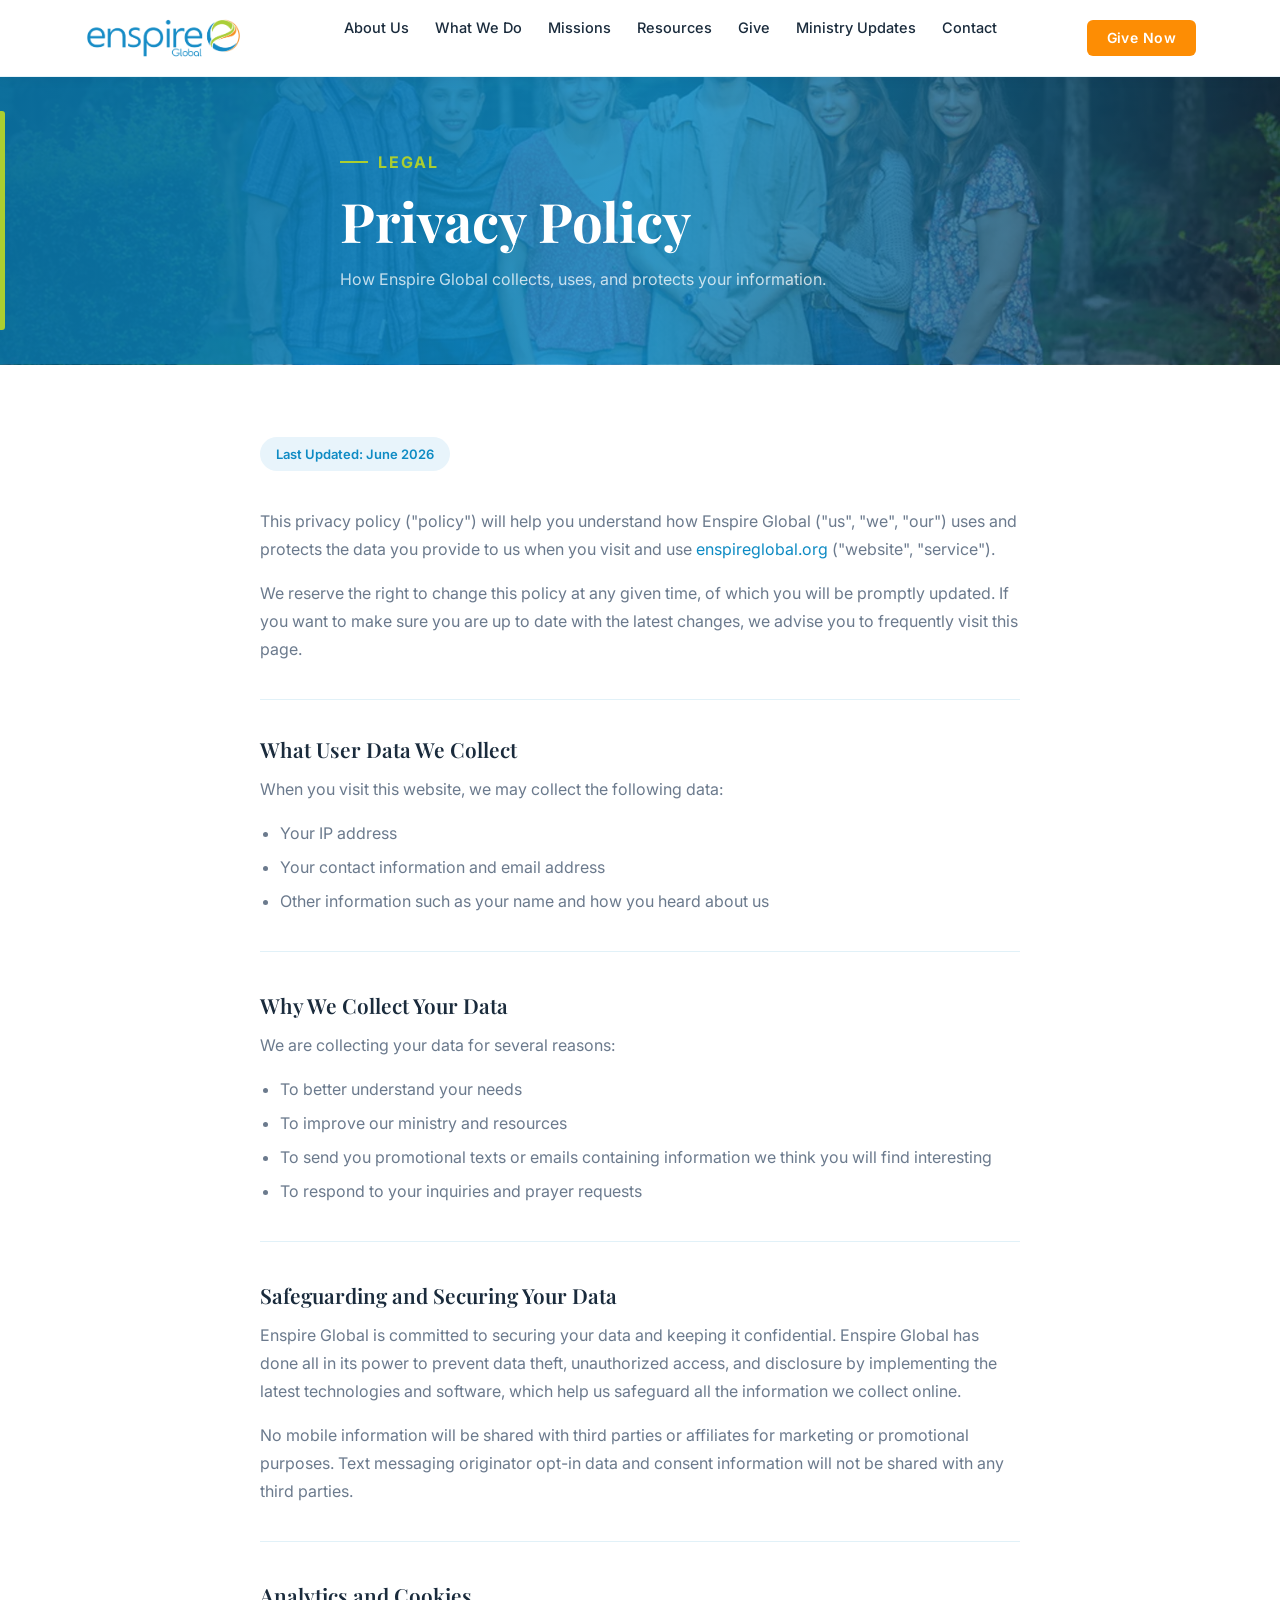
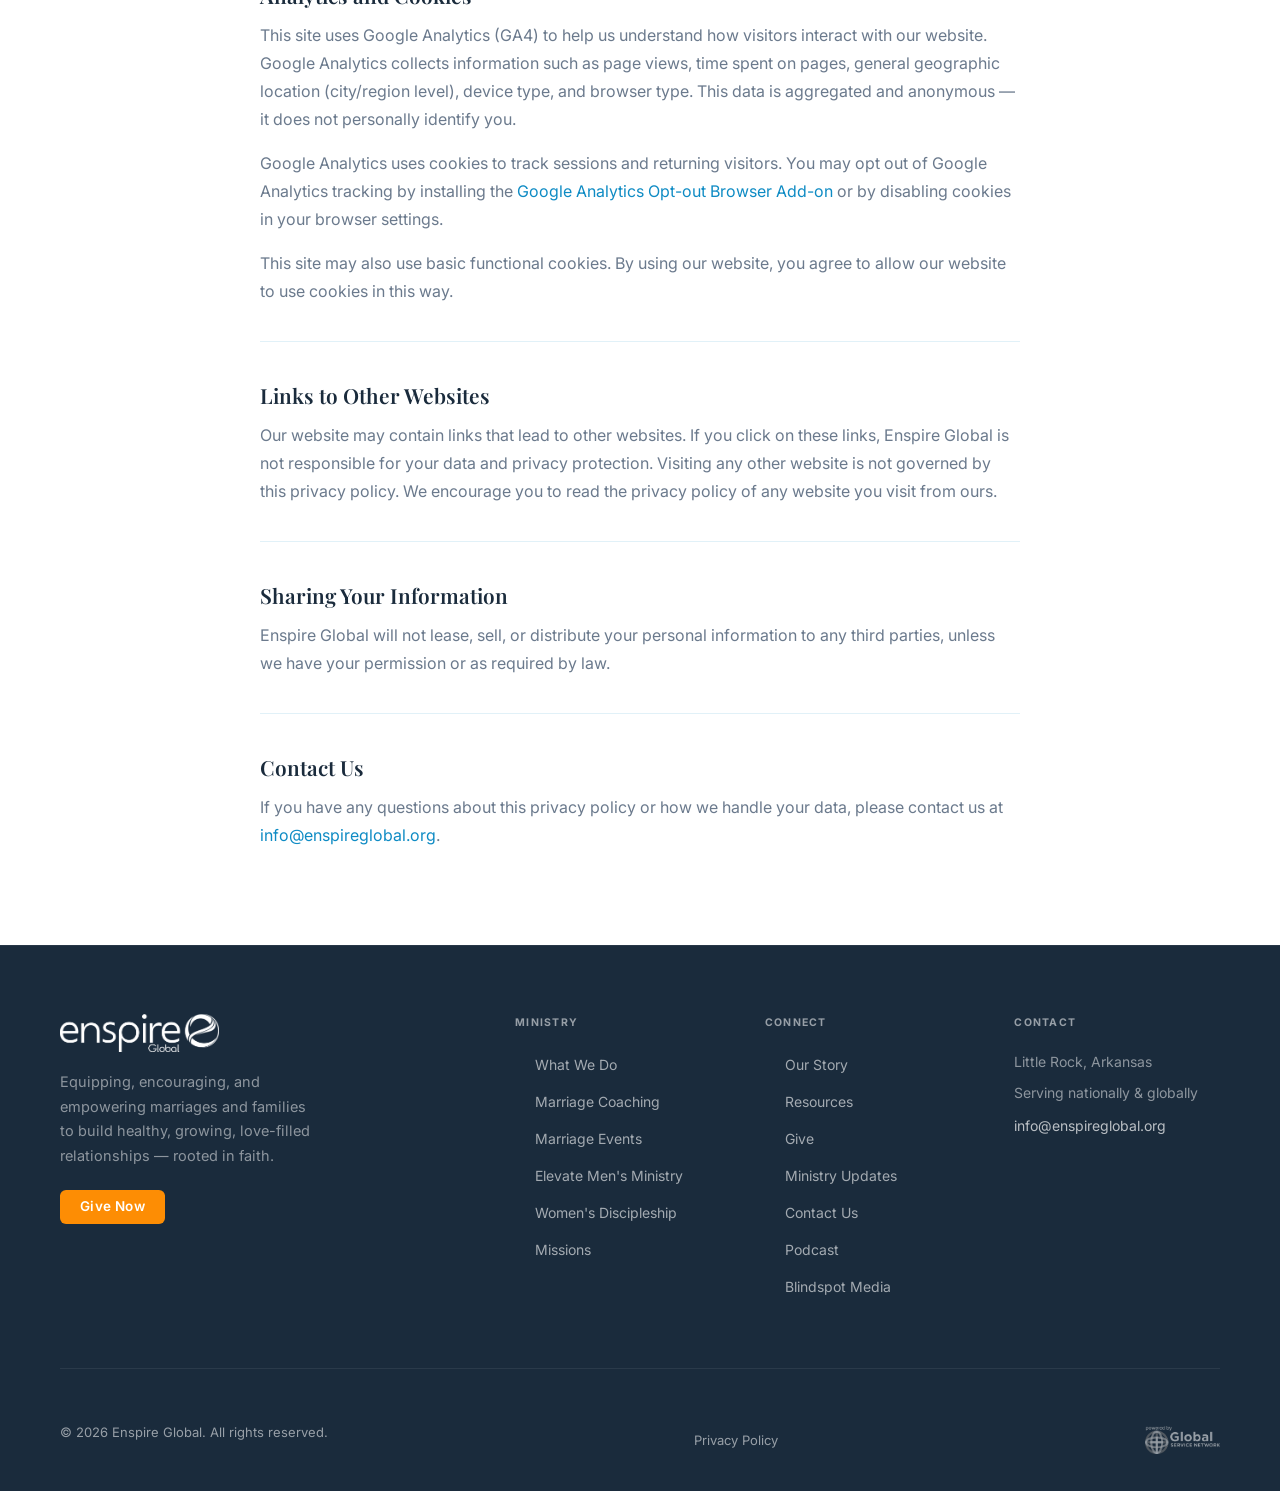
<file: privacy.html>
<!DOCTYPE html>
<html lang="en">
<head>
<!-- Google tag (gtag.js) -->
<script async src="https://www.googletagmanager.com/gtag/js?id=G-3XN7P70Y5V"></script>
<script>
  window.dataLayer = window.dataLayer || [];
  function gtag(){dataLayer.push(arguments);}
  gtag('js', new Date());
  gtag('config', 'G-3XN7P70Y5V');
</script>
<meta charset="UTF-8">
<meta name="viewport" content="width=device-width, initial-scale=1.0">
<meta name="robots" content="index, follow">
<meta name="description" content="Privacy Policy for Enspire Global — how we collect, use, and protect your personal information on enspireglobal.org.">
<meta property="og:type" content="website">
<meta property="og:title" content="Privacy Policy — Enspire Global">
<meta property="og:description" content="Privacy Policy for Enspire Global — how we collect, use, and protect your personal information on enspireglobal.org.">
<meta property="og:url" content="https://enspireglobal.org/privacy">
<meta property="og:site_name" content="Enspire Global">
<meta property="og:image" content="https://enspireglobal.org/images/og-image.jpg">
<meta name="twitter:card" content="summary_large_image">
<meta name="twitter:title" content="Privacy Policy — Enspire Global">
<meta name="twitter:description" content="Privacy Policy for Enspire Global — how we collect, use, and protect your personal information on enspireglobal.org.">
<meta name="twitter:image" content="https://enspireglobal.org/images/og-image.jpg">
<title>Privacy Policy — Enspire Global</title>

<link rel="icon" type="image/png" sizes="32x32" href="images/favicon.png?v=3">
<link rel="apple-touch-icon" href="images/favicon.png?v=3">
<link rel="canonical" href="https://enspireglobal.org/privacy">
<link rel="preload" as="image" href="images/photos/hero-privacy.webp" fetchpriority="high">
<link rel="preconnect" href="https://fonts.googleapis.com">
<link rel="preconnect" href="https://fonts.gstatic.com" crossorigin>
<link rel="preload" as="style" href="https://fonts.googleapis.com/css2?family=Playfair+Display:ital,wght@0,400;0,600;0,700;1,400;1,600&family=Inter:wght@300;400;500;600;700&display=swap" onload="this.onload=null;this.rel='stylesheet'">
<noscript><link rel="stylesheet" href="https://fonts.googleapis.com/css2?family=Playfair+Display:ital,wght@0,400;0,600;0,700;1,400;1,600&family=Inter:wght@300;400;500;600;700&display=swap"></noscript>
<link rel="stylesheet" href="site.css?v=20260704">
<style>
a{color:var(--blue);text-decoration:none;transition:color var(--t)}
a:hover{color:var(--blue-dark)}
h2{font-family:var(--font-d);font-size:1.3rem;font-weight:600;line-height:1.3;color:var(--dark);margin-bottom:12px;margin-top:40px}
p{margin-bottom:1rem;color:var(--gray);font-size:16px;line-height:1.75}
p:last-child{margin-bottom:0}
ul{margin:0 0 1rem 20px;color:var(--gray);font-size:16px;line-height:1.75}
ul li{margin-bottom:6px}

/* PAGE HERO */
.page-hero{
  margin-top:76px;
  background:linear-gradient(105deg,rgba(10,111,160,.95) 0%,rgba(14,139,196,.85) 50%,rgba(26,43,60,.7) 100%),
    url('images/photos/hero-privacy.webp') center 60%/cover no-repeat;
  padding:72px 24px;position:relative;
}
.page-hero::after{content:'';position:absolute;left:0;top:12%;bottom:12%;width:5px;background:var(--green);border-radius:0 3px 3px 0}
.page-hero-inner{margin:0 auto;max-width:600px}
.page-hero .eyebrow{color:var(--green);margin-bottom:14px;display:flex;align-items:center;gap:10px}
.page-hero .eyebrow::before{content:'';display:block;width:28px;height:2px;background:var(--green);flex-shrink:0}
.page-hero h1{color:var(--white);margin-bottom:12px}
.page-hero p{font-size:16px;color:rgba(255,255,255,.75);margin:0}

/* POLICY CONTENT */
.policy-section{padding:72px 24px 96px;background:var(--white)}
.policy-inner{max-width:760px;margin:0 auto}
.policy-updated{
  display:inline-block;background:var(--blue-light);
  color:var(--blue);font-size:13px;font-weight:600;
  padding:6px 16px;border-radius:100px;margin-bottom:36px;
}
.policy-inner h2:first-of-type{margin-top:0}
.policy-divider{
  border:none;border-top:1px solid rgba(14,139,196,.12);
  margin:36px 0;
}

/* === PARALLAX + SCROLL ANIMATIONS === */
</style>
</head>
<body>
<a href="#main-content" class="skip-link">Skip to main content</a>

<!-- NAV -->
<nav class="site-nav" aria-label="Main navigation">
  <div class="nav-inner">
    <a href="/" class="nav-logo" aria-label="Enspire Global Home">
      <img src="images/logos/enspire-global-color.png" alt="Enspire Global">
    </a>
    <ul class="nav-links">
      <li><a href="/about">About Us</a></li>
      <li><a href="/what-we-do">What We Do</a></li>
      <li><a href="/missions">Missions</a></li>
      <li><a href="/resources">Resources</a></li>
      <li><a href="/give">Give</a></li>
      <li><a href="/updates">Ministry Updates</a></li>
      <li><a href="/contact">Contact</a></li>
    </ul>
    <a href="https://give.globalservicenetwork.org/giftcart/give.aspx?desig=51023003" class="btn btn-give nav-cta" target="_blank" rel="noopener noreferrer">Give Now</a>
    <button class="nav-burger" aria-label="Toggle menu" aria-expanded="false" onclick="this.setAttribute('aria-expanded',document.getElementById('mn').classList.toggle('open'))">
      <span></span><span></span><span></span>
    </button>
  </div>
</nav>
<div class="mob-nav" id="mn" aria-label="Mobile navigation">
  <ul>
    <li><a href="/about">About Us</a></li>
    <li><a href="/what-we-do">What We Do</a></li>
    <li><a href="/missions">Missions</a></li>
    <li><a href="/resources">Resources</a></li>
    <li><a href="/give">Give</a></li>
    <li><a href="/updates">Ministry Updates</a></li>
    <li><a href="/contact">Contact</a></li>
  </ul>
  <div class="mob-cta">
    <a href="https://give.globalservicenetwork.org/giftcart/give.aspx?desig=51023003" class="btn btn-give" target="_blank" rel="noopener noreferrer">Give Now</a>
    <a href="/contact" class="btn btn-outline-blue">Contact Us</a>
  </div>
</div>

<main id="main-content">
<!-- PAGE HERO -->
<section class="page-hero" aria-label="Privacy Policy hero">
  <div class="page-hero-inner">
    <p class="eyebrow">Legal</p>
    <h1>Privacy Policy</h1>
    <p>How Enspire Global collects, uses, and protects your information.</p>
  </div>
</section>

<!-- POLICY CONTENT -->
<section class="policy-section" aria-label="Privacy Policy content">
  <div class="policy-inner">

    <span class="policy-updated">Last Updated: June 2026</span>

    <p>This privacy policy ("policy") will help you understand how Enspire Global ("us", "we", "our") uses and protects the data you provide to us when you visit and use <a href="https://enspireglobal.org">enspireglobal.org</a> ("website", "service").</p>

    <p>We reserve the right to change this policy at any given time, of which you will be promptly updated. If you want to make sure you are up to date with the latest changes, we advise you to frequently visit this page.</p>

    <hr class="policy-divider">

    <h2>What User Data We Collect</h2>
    <p>When you visit this website, we may collect the following data:</p>
    <ul>
      <li>Your IP address</li>
      <li>Your contact information and email address</li>
      <li>Other information such as your name and how you heard about us</li>
    </ul>

    <hr class="policy-divider">

    <h2>Why We Collect Your Data</h2>
    <p>We are collecting your data for several reasons:</p>
    <ul>
      <li>To better understand your needs</li>
      <li>To improve our ministry and resources</li>
      <li>To send you promotional texts or emails containing information we think you will find interesting</li>
      <li>To respond to your inquiries and prayer requests</li>
    </ul>

    <hr class="policy-divider">

    <h2>Safeguarding and Securing Your Data</h2>
    <p>Enspire Global is committed to securing your data and keeping it confidential. Enspire Global has done all in its power to prevent data theft, unauthorized access, and disclosure by implementing the latest technologies and software, which help us safeguard all the information we collect online.</p>
    <p>No mobile information will be shared with third parties or affiliates for marketing or promotional purposes. Text messaging originator opt-in data and consent information will not be shared with any third parties.</p>

    <hr class="policy-divider">

    <h2>Analytics and Cookies</h2>
    <p>This site uses Google Analytics (GA4) to help us understand how visitors interact with our website. Google Analytics collects information such as page views, time spent on pages, general geographic location (city/region level), device type, and browser type. This data is aggregated and anonymous — it does not personally identify you.</p>
    <p>Google Analytics uses cookies to track sessions and returning visitors. You may opt out of Google Analytics tracking by installing the <a href="https://tools.google.com/dlpage/gaoptout" target="_blank" rel="noopener noreferrer">Google Analytics Opt-out Browser Add-on</a> or by disabling cookies in your browser settings.</p>
    <p>This site may also use basic functional cookies. By using our website, you agree to allow our website to use cookies in this way.</p>

    <hr class="policy-divider">

    <h2>Links to Other Websites</h2>
    <p>Our website may contain links that lead to other websites. If you click on these links, Enspire Global is not responsible for your data and privacy protection. Visiting any other website is not governed by this privacy policy. We encourage you to read the privacy policy of any website you visit from ours.</p>

    <hr class="policy-divider">

    <h2>Sharing Your Information</h2>
    <p>Enspire Global will not lease, sell, or distribute your personal information to any third parties, unless we have your permission or as required by law.</p>

    <hr class="policy-divider">

    <h2>Contact Us</h2>
    <p>If you have any questions about this privacy policy or how we handle your data, please contact us at <a href="mailto:info@enspireglobal.org">info@enspireglobal.org</a>.</p>

  </div>
</section>

<!-- FOOTER -->
</main>
<footer class="footer" aria-label="Site footer">
  <div class="footer-in">
    <div class="footer-top">
      <div class="fbrand">
        <img src="images/logos/enspire-global-white.png" alt="Enspire Global">
        <p>Equipping, encouraging, and empowering marriages and families to build healthy, growing, love-filled relationships — rooted in faith.</p>
        <a href="https://give.globalservicenetwork.org/giftcart/give.aspx?desig=51023003" class="btn btn-give" style="font-size:13.5px;padding:10px 20px;" target="_blank" rel="noopener noreferrer">Give Now</a>
      </div>
      <div class="footer-col">
        <h4>Ministry</h4>
        <ul>
          <li><a href="/what-we-do">What We Do</a></li>
          <li><a href="/what-we-do#coaching">Marriage Coaching</a></li>
          <li><a href="/what-we-do#marriage-events">Marriage Events</a></li>
          <li><a href="/what-we-do#elevate">Elevate Men's Ministry</a></li>
          <li><a href="/what-we-do#womens">Women's Discipleship</a></li>
          <li><a href="/missions">Missions</a></li>
        </ul>
      </div>
      <div class="footer-col">
        <h4>Connect</h4>
        <ul>
          <li><a href="/about">Our Story</a></li>
          <li><a href="/resources">Resources</a></li>
          <li><a href="/give">Give</a></li>
          <li><a href="/updates">Ministry Updates</a></li>
          <li><a href="/contact">Contact Us</a></li>
          <li><a href="/podcast">Podcast</a></li>
          <li><a href="https://www.blindspot.media" target="_blank" rel="noopener noreferrer">Blindspot Media</a></li>
        </ul>
      </div>
      <div class="footer-col fcontact">
        <h4>Contact</h4>
        <p>Little Rock, Arkansas</p>
        <p>Serving nationally &amp; globally</p>
        <p style="margin-top:8px"><a href="mailto:info@enspireglobal.org">info@enspireglobal.org</a></p>
      </div>
    </div>
    <div class="footer-btm" style="align-items:center;">
      <p>© 2026 Enspire Global. All rights reserved.</p>
      <a href="/privacy">Privacy Policy</a>
      <img src="images/logos/gsn-white.png" alt="Powered by Global Service Network" style="max-height:28px;width:auto;display:block;opacity:0.55;">
    </div>
  </div>
</footer>

<script>
document.querySelectorAll('.mob-nav a').forEach(l=>l.addEventListener('click',()=>{document.getElementById('mn').classList.remove('open');document.querySelector('.nav-burger').setAttribute('aria-expanded','false');}));
</script>
<script>
(function(){
 // Scroll-triggered fade-up animations
 var sel='section .eyebrow,section h2,section h3,.pcard,.fstat,.meet-card,.mcard,.partner-card,.give-card,.country-card,.gallery-item,.offer-box,.svc-text,.signup,.prayer-in>*,.mission-strip-inner';
 var els=[].slice.call(document.querySelectorAll(sel));
 els.forEach(function(el){el.classList.add('anim')});
 var io=new IntersectionObserver(function(entries){
  entries.forEach(function(e){if(e.isIntersecting){e.target.classList.add('in');io.unobserve(e.target)}})
 },{threshold:.1,rootMargin:'0px 0px -30px 0px'});
 els.forEach(function(el){io.observe(el)});
 if(window.matchMedia('(min-width:769px)').matches){
  var pH=document.querySelector('.page-hero');
  if(pH){
   window.addEventListener('scroll',function(){
    pH.style.backgroundPositionY='calc(60% + '+(window.scrollY*0.2).toFixed(1)+'px)';
   },{passive:true});
  }
 }
})();
</script>
</body>
</html>
</file>
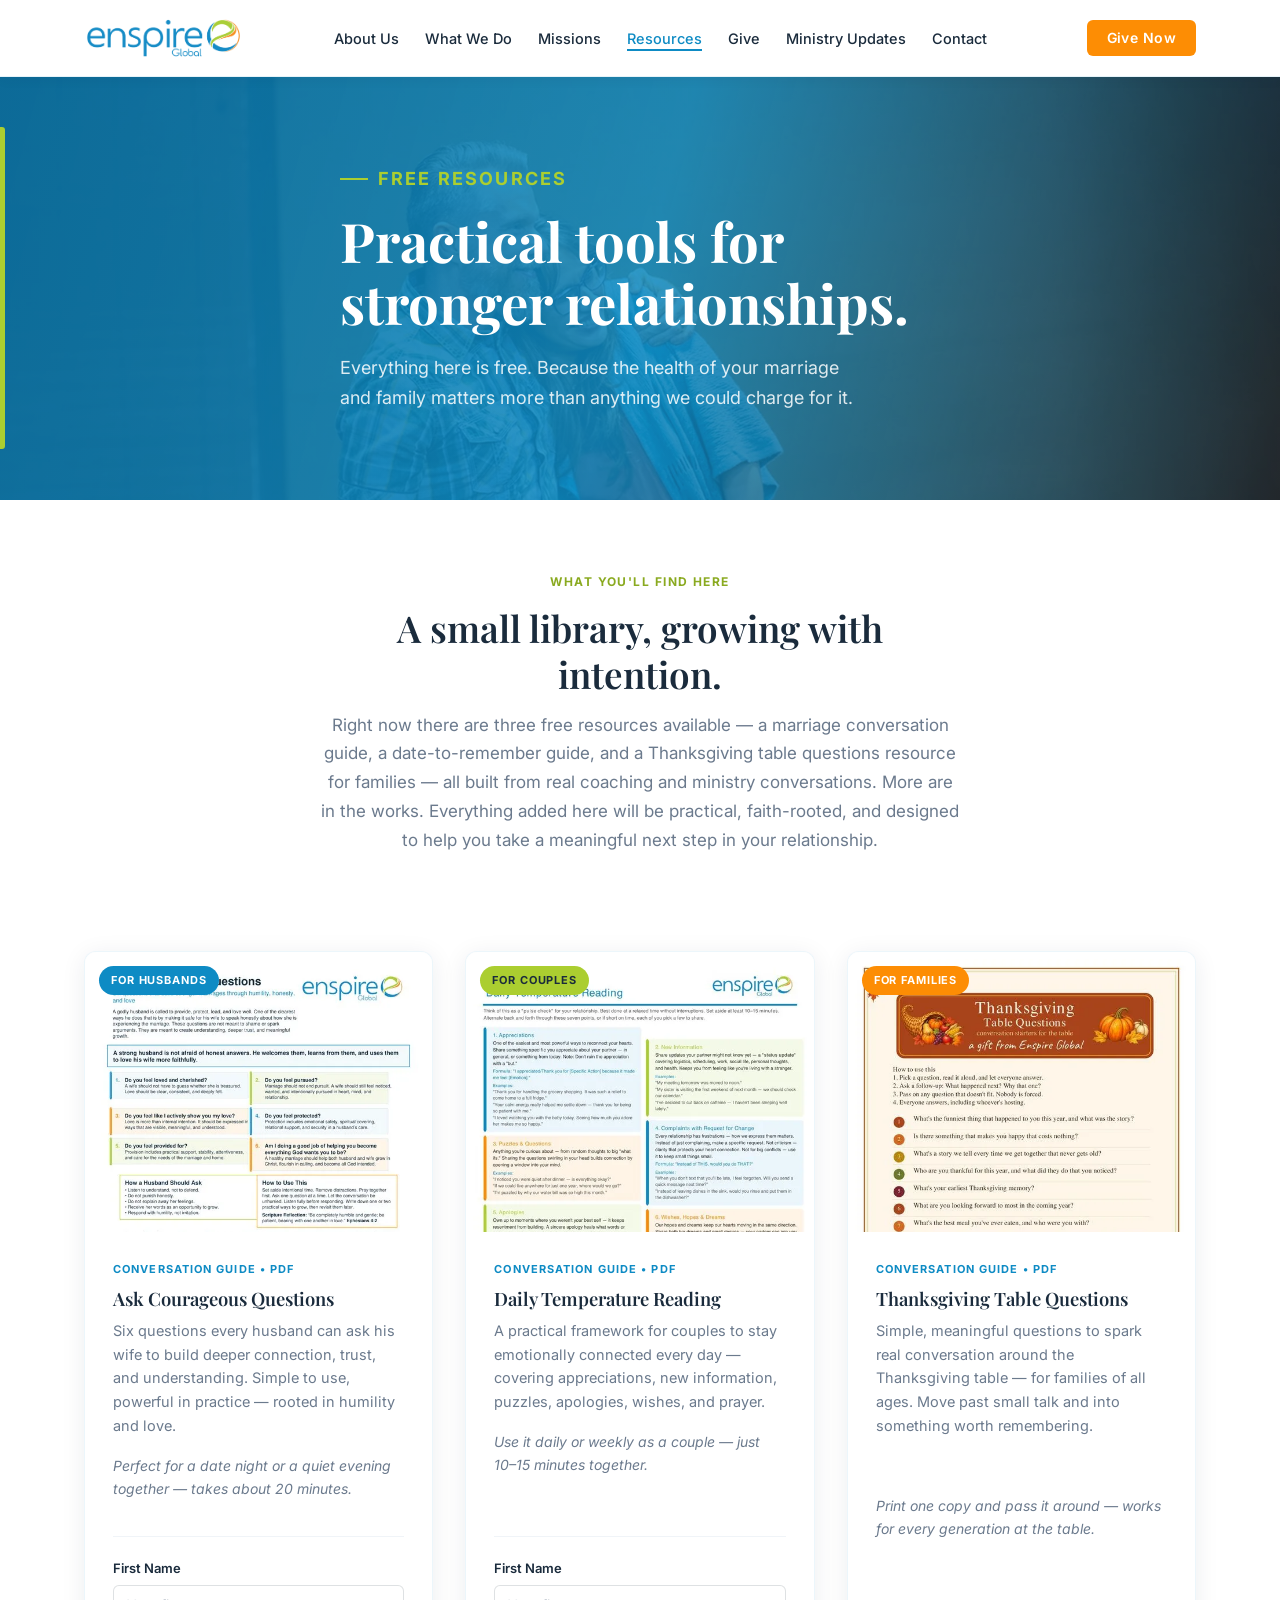
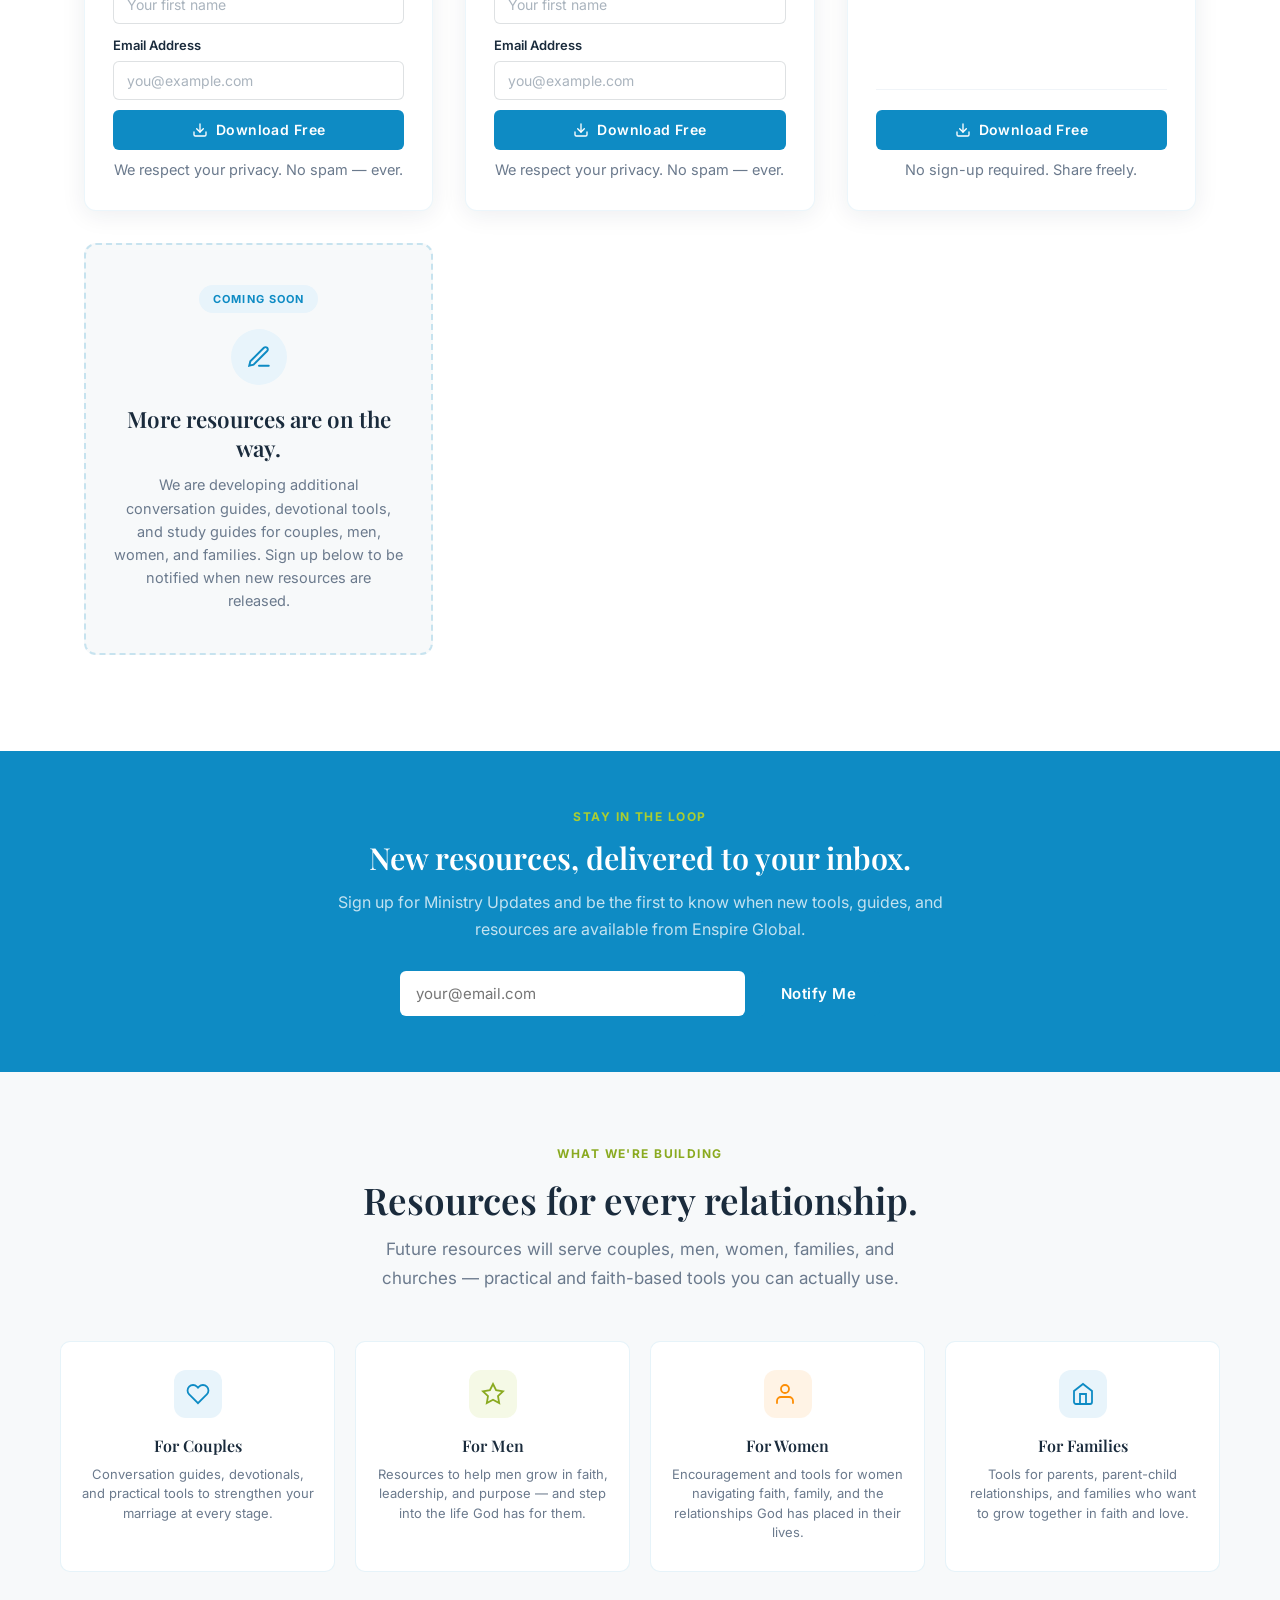
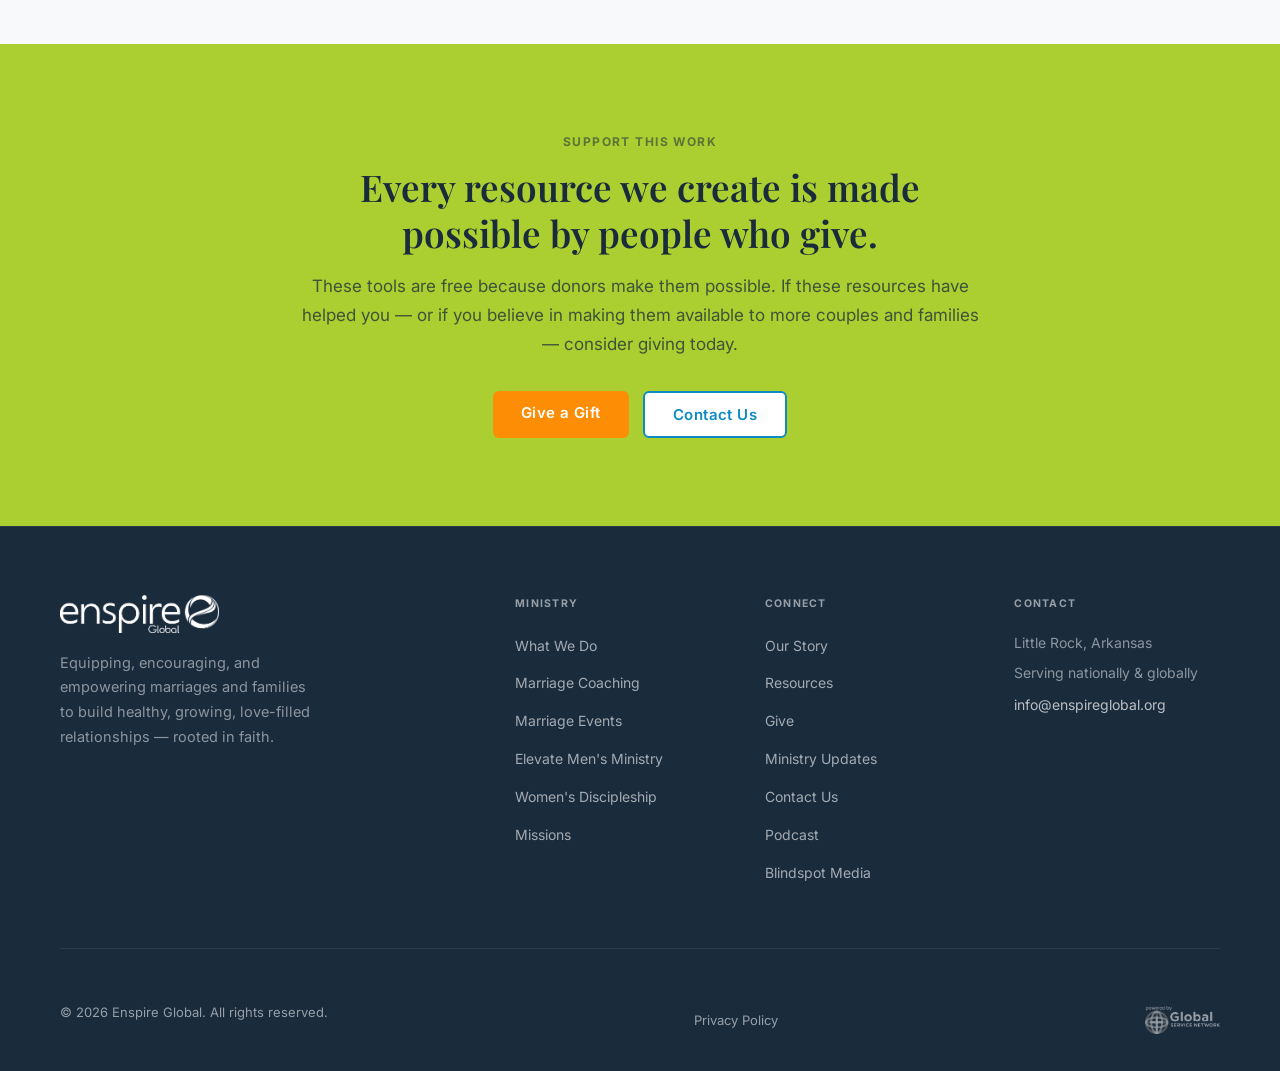
<file: resources.html>
<!DOCTYPE html>
<html lang="en">
<head>
<!-- Google tag (gtag.js) -->
<script async src="https://www.googletagmanager.com/gtag/js?id=G-3XN7P70Y5V"></script>
<script>
  window.dataLayer = window.dataLayer || [];
  function gtag(){dataLayer.push(arguments);}
  gtag('js', new Date());
  gtag('config', 'G-3XN7P70Y5V');
</script>
<meta charset="UTF-8">
<meta name="viewport" content="width=device-width, initial-scale=1.0">
<title>Free Marriage Resources & Conversation Guides | Enspire Global</title>
<meta name="robots" content="index, follow">
<meta property="og:type" content="website">
<meta property="og:title" content="Resources — Enspire Global">
<meta property="og:description" content="Free faith-based resources for couples, men, women, and families from Enspire Global — including conversation guides and practical tools for stronger relationships.">
<meta property="og:url" content="https://enspireglobal.org/resources">
<meta property="og:site_name" content="Enspire Global">
<meta property="og:image" content="https://enspireglobal.org/images/og-image.jpg">
<meta name="twitter:card" content="summary_large_image">
<meta name="twitter:title" content="Resources — Enspire Global">
<meta name="twitter:description" content="Free faith-based resources for couples, men, women, and families from Enspire Global — including conversation guides and practical tools for stronger relationships.">
<meta name="twitter:image" content="https://enspireglobal.org/images/og-image.jpg">
<meta name="description" content="Download free marriage conversation guides and faith-based resources for couples, men, and women from Enspire Global. A small library, growing with intention.">

<link rel="icon" type="image/png" sizes="32x32" href="images/favicon.png?v=3">
<link rel="apple-touch-icon" href="images/favicon.png?v=3">
<link rel="canonical" href="https://enspireglobal.org/resources">
<link rel="preload" as="image" href="images/photos/hero-resources.webp" fetchpriority="high">
<link rel="preconnect" href="https://fonts.googleapis.com">
<link rel="preconnect" href="https://fonts.gstatic.com" crossorigin>
<link rel="preload" as="style" href="https://fonts.googleapis.com/css2?family=Playfair+Display:ital,wght@0,400;0,600;0,700;1,400;1,600&family=Inter:wght@300;400;500;600;700&display=swap" onload="this.onload=null;this.rel='stylesheet'">
<noscript><link rel="stylesheet" href="https://fonts.googleapis.com/css2?family=Playfair+Display:ital,wght@0,400;0,600;0,700;1,400;1,600&family=Inter:wght@300;400;500;600;700&display=swap"></noscript>
<link rel="stylesheet" href="site.css?v=20260704">
<style>
/* PAGE HERO */
.page-hero{
 margin-top:76px;
 background:linear-gradient(105deg,rgba(10,111,160,.95) 0%,rgba(14,139,196,.85) 50%,rgba(26,43,60,.7) 100%),
  url('images/photos/hero-resources.webp') center 35%/cover no-repeat;
 padding:88px 24px;position:relative;
}
.page-hero::after{content:'';position:absolute;left:0;top:12%;bottom:12%;width:5px;background:var(--green);border-radius:0 3px 3px 0}
.page-hero-inner{margin:0 auto;max-width:600px}
.page-hero .eyebrow{color:var(--green);margin-bottom:16px;display:flex;align-items:center;gap:10px}
.page-hero .eyebrow::before{content:'';display:block;width:28px;height:2px;background:var(--green);flex-shrink:0}
.page-hero h1{color:var(--white);margin-bottom:18px}
.page-hero p{font-size:18px;color:rgba(255,255,255,.85);line-height:1.65;max-width:520px}

/* RESOURCES INTRO */
.res-intro{padding:72px 24px;background:var(--white);text-align:center}
.res-intro-inner{max-width:640px;margin:0 auto}
.res-intro .eyebrow{margin-bottom:12px}
.res-intro h2{color:var(--dark);margin-bottom:14px}
.res-intro p{color:var(--gray);font-size:17px}

/* RESOURCE CARDS */
.resources-section{padding:24px 24px 96px;background:var(--white)}
.resources-grid{
 display:grid;
 grid-template-columns:repeat(3,1fr);
 gap:32px;
 max-width:var(--max-w);
 margin:0 auto;
}

/* RESOURCE CARD */
.res-card{
 background:var(--white);
 border-radius:12px;
 box-shadow:0 4px 24px rgba(26,43,60,.08);
 overflow:hidden;
 display:flex;flex-direction:column;
 border:1px solid rgba(14,139,196,.08);
 transition:transform .2s ease,box-shadow .2s ease;
}
.res-card:hover{transform:translateY(-4px);box-shadow:0 12px 36px rgba(26,43,60,.12)}

.res-card-preview{
 position:relative;
 background:var(--off-white);
 overflow:hidden;
}
.res-card-preview img{
 width:100%;
 height:280px;
 object-fit:cover;
 object-position:top;
 display:block;
 transition:transform .3s ease;
}
.res-card:hover .res-card-preview img{transform:scale(1.02)}

.res-card-badge{
 position:absolute;top:14px;left:14px;
 background:var(--blue);color:var(--white);
 font-size:11px;font-weight:700;letter-spacing:.08em;
 text-transform:uppercase;padding:5px 12px;border-radius:100px;
}
.res-card-badge.green{background:var(--green);color:var(--dark)}
.res-card-badge.orange{background:var(--orange);color:var(--white)}

.res-card-body{padding:28px;flex:1;display:flex;flex-direction:column}
.res-card-tag{
 font-size:11px;font-weight:700;letter-spacing:.1em;
 text-transform:uppercase;color:var(--blue);
 margin-bottom:8px;display:block;
}
.res-card-body h3{color:var(--dark);margin-bottom:8px;font-size:1.15rem}
.res-card-body p{color:var(--gray);font-size:14.5px;line-height:1.65;flex:1}

/* DOWNLOAD FORM */
.download-form{margin-top:20px;padding-top:20px;border-top:1px solid var(--gray-light)}
.download-form .form-label{
 display:block;font-size:13px;font-weight:600;
 color:var(--dark);margin-bottom:5px;
}
.download-form input{
 width:100%;padding:10px 13px;
 border:1.5px solid rgba(26,43,60,.14);
 border-radius:var(--r);font-family:var(--font-b);
 font-size:14px;color:var(--dark);background:var(--white);
 transition:border-color .2s ease,box-shadow .2s ease;
 outline:none;margin-bottom:10px;
}
.download-form input:focus{
 border-color:var(--blue);
 box-shadow:0 0 0 3px rgba(14,139,196,.1);
}
.download-form input::placeholder{color:#aab4be}
.download-btn{
 width:100%;font-size:14px;padding:12px;
 display:flex;align-items:center;justify-content:center;gap:8px;
}
.download-btn svg{width:16px;height:16px;flex-shrink:0}
.form-privacy{font-size:11.5px;color:var(--gray);margin-top:8px;text-align:center}

/* COMING SOON CARD */
.res-card.coming-soon{
 background:var(--off-white);
 border:2px dashed rgba(14,139,196,.2);
 box-shadow:none;
}
.res-card.coming-soon:hover{transform:none;box-shadow:none}
.coming-soon-body{
 padding:40px 28px;
 display:flex;flex-direction:column;
 align-items:center;text-align:center;
 flex:1;justify-content:center;
}
.coming-soon-icon{
 width:56px;height:56px;border-radius:50%;
 background:var(--blue-light);
 display:flex;align-items:center;justify-content:center;
 margin-bottom:20px;
}
.coming-soon-icon svg{width:26px;height:26px}
.coming-soon-body h3{color:var(--dark);margin-bottom:10px}
.coming-soon-body p{color:var(--gray);font-size:14.5px;line-height:1.6}
.coming-soon-tag{
 display:inline-block;background:var(--blue-light);
 color:var(--blue);font-size:11px;font-weight:700;
 letter-spacing:.1em;text-transform:uppercase;
 padding:5px 14px;border-radius:100px;margin-bottom:16px;
}

/* EMAIL SIGNUP STRIP */
.notify-strip{background:var(--blue);padding:56px 24px}
.notify-inner{max-width:680px;margin:0 auto;text-align:center}
.notify-inner .eyebrow{color:var(--green);margin-bottom:12px}
.notify-inner h2{color:var(--white);margin-bottom:12px;font-size:clamp(1.4rem,2.5vw,1.9rem)}
.notify-inner p{color:rgba(255,255,255,.75);font-size:16px;margin-bottom:28px}
.notify-form{display:flex;gap:12px;max-width:480px;margin:0 auto;flex-wrap:wrap}
.notify-form input{
 flex:1;min-width:200px;
 padding:13px 16px;border:none;border-radius:var(--r);
 font-family:var(--font-b);font-size:15px;
 color:var(--dark);outline:none;
}
.notify-form .btn{white-space:nowrap;padding:13px 24px;font-size:15px}

/* CATEGORIES */
.categories{padding:72px 24px;background:var(--off-white)}
.categories-inner{max-width:var(--max-w);margin:0 auto}
.categories-header{text-align:center;max-width:560px;margin:0 auto 48px}
.categories-header .eyebrow{margin-bottom:12px}
.categories-header h2{color:var(--dark);margin-bottom:12px}
.categories-header p{color:var(--gray)}
.cat-grid{display:grid;grid-template-columns:repeat(4,1fr);gap:20px}
.cat-card{
 background:var(--white);border-radius:10px;
 padding:28px 20px;text-align:center;
 border:1.5px solid rgba(14,139,196,.1);
 transition:border-color .2s ease,box-shadow .2s ease;
}
.cat-card:hover{border-color:var(--blue);box-shadow:0 4px 16px rgba(14,139,196,.1)}
.cat-icon{
 width:48px;height:48px;border-radius:12px;
 display:flex;align-items:center;justify-content:center;
 margin:0 auto 14px;
}
.cat-icon svg{width:24px;height:24px}
.cat-card h4{font-family:var(--font-d);font-size:1rem;font-weight:600;color:var(--dark);margin-bottom:6px}
.cat-card p{color:var(--gray);font-size:13px;line-height:1.5;margin:0}

/* CLOSING CTA */
.res-cta{padding:88px 24px;background:var(--green)}
.res-cta-inner{max-width:680px;margin:0 auto;text-align:center}
.res-cta .eyebrow{color:rgba(26,43,60,.55);margin-bottom:12px}
.res-cta h2{color:var(--dark);margin-bottom:16px}
.res-cta p{color:rgba(26,43,60,.75);font-size:17px;line-height:1.7}
.res-cta-actions{display:flex;gap:14px;justify-content:center;flex-wrap:wrap;margin-top:32px}

/* RESPONSIVE */
@media(max-width:1024px){
 .resources-grid{grid-template-columns:1fr 1fr}
 .cat-grid{grid-template-columns:1fr 1fr}
}
@media(max-width:768px){
 .resources-grid{grid-template-columns:1fr}
 .cat-grid{grid-template-columns:1fr 1fr}
 .notify-form{flex-direction:column}
}
@media(max-width:480px){
 .cat-grid{grid-template-columns:1fr}
}

/* === PARALLAX + SCROLL ANIMATIONS === */
</style>
<script type="application/ld+json">
{
  "@context": "https://schema.org",
  "@type": "CollectionPage",
  "name": "Resources — Enspire Global",
  "url": "https://enspireglobal.org/resources",
  "description": "Marriage, family, and discipleship resources from Enspire Global — books, guides, and tools for stronger relationships.",
  "about": {
    "@type": "Organization",
    "name": "Enspire Global",
    "url": "https://enspireglobal.org"
  }
}
</script>
</head>
<body>
<a href="#main-content" class="skip-link">Skip to main content</a>

<!-- NAV -->
<nav class="site-nav" aria-label="Main navigation">
 <div class="nav-inner">
  <a href="/" class="nav-logo" aria-label="Enspire Global Home">
   <img src="images/logos/enspire-global-color.png" alt="Enspire Global">
  </a>
  <ul class="nav-links">
      <li><a href="/about">About Us</a></li>
      <li><a href="/what-we-do">What We Do</a></li>
      <li><a href="/missions">Missions</a></li>
      <li><a href="/resources" class="active">Resources</a></li>
      <li><a href="/give">Give</a></li>
      <li><a href="/updates">Ministry Updates</a></li>
      <li><a href="/contact">Contact</a></li>
    </ul>
<a href="https://give.globalservicenetwork.org/giftcart/give.aspx?desig=51023003" class="btn btn-give nav-cta" target="_blank" rel="noopener noreferrer">Give Now</a>
  <button class="nav-burger" aria-label="Toggle menu" aria-expanded="false" onclick="this.setAttribute('aria-expanded',document.getElementById('mn').classList.toggle('open'))">
   <span></span><span></span><span></span>
  </button>
 </div>
</nav>
<div class="mob-nav" id="mn" aria-label="Mobile navigation">
 <ul>
    <li><a href="/about">About Us</a></li>
    <li><a href="/what-we-do">What We Do</a></li>
    <li><a href="/missions">Missions</a></li>
    <li><a href="/resources">Resources</a></li>
    <li><a href="/give">Give</a></li>
    <li><a href="/updates">Ministry Updates</a></li>
    <li><a href="/contact">Contact</a></li>
  </ul>
 <div class="mob-cta">
    <a href="https://give.globalservicenetwork.org/giftcart/give.aspx?desig=51023003" class="btn btn-give" target="_blank" rel="noopener noreferrer">Give Now</a>
    <a href="/contact" class="btn btn-outline-blue">Contact Us</a>
  </div>
</div>

<main id="main-content">
<!-- PAGE HERO -->
<section class="page-hero" aria-label="Resources hero">
 <div class="page-hero-inner">
  <p class="eyebrow">Free Resources</p>
  <h1>Practical tools for<br>stronger relationships.</h1>
  <p>Everything here is free. Because the health of your marriage and family matters more than anything we could charge for it.</p>
 </div>
</section>

<!-- INTRO -->
<section class="res-intro" aria-label="Resources introduction">
 <div class="res-intro-inner">
  <span class="eyebrow">What You'll Find Here</span>
  <h2>A small library, growing with intention.</h2>
  <p>Right now there are three free resources available — a marriage conversation guide, a date-to-remember guide, and a Thanksgiving table questions resource for families — all built from real coaching and ministry conversations. More are in the works. Everything added here will be practical, faith-rooted, and designed to help you take a meaningful next step in your relationship.</p>
 </div>
</section>

<!-- RESOURCE CARDS -->
<section class="resources-section" aria-labelledby="resources-h">
 <div class="container">
  <div class="resources-grid">

   <!-- RESOURCE 1: Ask Courageous Questions -->
   <div class="res-card">
    <div class="res-card-preview">
     <picture><source srcset="images/photos/ask-courageous-preview.webp" type="image/webp"><img src="images/photos/ask-courageous-preview.jpg" loading="lazy" width="600" height="776" alt="Ask Courageous Questions — Preview"></picture>
     <span class="res-card-badge">For Husbands</span>
    </div>
    <div class="res-card-body">
     <span class="res-card-tag">Conversation Guide • PDF</span>
     <h3>Ask Courageous Questions</h3>
     <p>Six questions every husband can ask his wife to build deeper connection, trust, and understanding. Simple to use, powerful in practice — rooted in humility and love.</p>
     <p style="font-size:14px;color:var(--gray);font-style:italic;margin:0 0 16px;">Perfect for a date night or a quiet evening together — takes about 20 minutes.</p>
     <div class="download-form" id="form-acq">
      <label class="form-label" for="acq-name">First Name</label>
      <input type="text" id="acq-name" placeholder="Your first name" autocomplete="given-name">
      <label class="form-label" for="acq-email">Email Address</label>
      <input type="email" id="acq-email" placeholder="you@example.com" autocomplete="email">
      <p id="acq-err" style="display:none;color:#c0392b;font-size:13px;margin-bottom:8px;" role="alert"></p>
      <a href="downloads/Ask_Courageous_Questions.pdf" download="Ask_Courageous_Questions.pdf" class="btn btn-primary download-btn" onclick="return validateForm('acq-name','acq-email','acq-err')">
       <svg viewBox="0 0 24 24" fill="none" stroke="currentColor" stroke-width="2" stroke-linecap="round"><path d="M21 15v4a2 2 0 0 1-2 2H5a2 2 0 0 1-2-2v-4"/><polyline points="7 10 12 15 17 10"/><line x1="12" y1="15" x2="12" y2="3"/></svg>
       Download Free
      </a>
      <p class="form-privacy">We respect your privacy. No spam — ever.</p>
     </div>
    </div>
   </div>

   <!-- RESOURCE 2: Daily Temperature Reading Bundle -->
   <div class="res-card">
    <div class="res-card-preview">
     <picture><source srcset="images/photos/dtr-preview.webp" type="image/webp"><img src="images/photos/dtr-preview.jpg" loading="lazy" width="600" height="805" alt="Daily Temperature Reading — Preview"></picture>
     <span class="res-card-badge green">For Couples</span>
    </div>
    <div class="res-card-body">
     <span class="res-card-tag">Conversation Guide • PDF</span>
     <h3>Daily Temperature Reading</h3>
     <p>A practical framework for couples to stay emotionally connected every day — covering appreciations, new information, puzzles, apologies, wishes, and prayer.</p>
     <p style="font-size:14px;color:var(--gray);font-style:italic;margin:0 0 16px;">Use it daily or weekly as a couple — just 10–15 minutes together.</p>
     <div class="download-form" id="form-dtr">
      <label class="form-label" for="dtr-name">First Name</label>
      <input type="text" id="dtr-name" placeholder="Your first name" autocomplete="given-name">
      <label class="form-label" for="dtr-email">Email Address</label>
      <input type="email" id="dtr-email" placeholder="you@example.com" autocomplete="email">
      <p id="dtr-err" style="display:none;color:#c0392b;font-size:13px;margin-bottom:8px;" role="alert"></p>
      <a href="downloads/Daily_Temperature_Reading_How_To.pdf" download class="btn btn-primary download-btn" onclick="return validateForm('dtr-name','dtr-email','dtr-err')">
       <svg viewBox="0 0 24 24" fill="none" stroke="currentColor" stroke-width="2" stroke-linecap="round"><path d="M21 15v4a2 2 0 0 1-2 2H5a2 2 0 0 1-2-2v-4"/><polyline points="7 10 12 15 17 10"/><line x1="12" y1="15" x2="12" y2="3"/></svg>
       Download Free
      </a>
      <p class="form-privacy">We respect your privacy. No spam — ever.</p>
     </div>
    </div>
   </div>

   <!-- RESOURCE 3: Thanksgiving Table Questions -->
   <div class="res-card">
    <div class="res-card-preview">
     <picture><source srcset="images/photos/thanksgiving-preview.webp" type="image/webp"><img src="images/photos/thanksgiving-preview.jpg" loading="lazy" width="600" height="776" alt="Thanksgiving Table Questions — Preview"></picture>
     <span class="res-card-badge orange">For Families</span>
    </div>
    <div class="res-card-body">
     <span class="res-card-tag">Conversation Guide • PDF</span>
     <h3>Thanksgiving Table Questions</h3>
     <p>Simple, meaningful questions to spark real conversation around the Thanksgiving table — for families of all ages. Move past small talk and into something worth remembering.</p>
     <p style="font-size:14px;color:var(--gray);font-style:italic;margin:0 0 16px;">Print one copy and pass it around — works for every generation at the table.</p>
     <div style="margin-top:20px;padding-top:20px;border-top:1px solid var(--gray-light)">
      <a href="/thanksgiving" target="_blank" rel="noopener noreferrer" class="btn btn-primary download-btn">
       <svg viewBox="0 0 24 24" fill="none" stroke="currentColor" stroke-width="2" stroke-linecap="round" style="width:16px;height:16px;flex-shrink:0"><path d="M21 15v4a2 2 0 0 1-2 2H5a2 2 0 0 1-2-2v-4"/><polyline points="7 10 12 15 17 10"/><line x1="12" y1="15" x2="12" y2="3"/></svg>
       Download Free
      </a>
      <p class="form-privacy">No sign-up required. Share freely.</p>
     </div>
    </div>
   </div>

   <!-- COMING SOON CARD -->
   <div class="res-card coming-soon">
    <div class="coming-soon-body">
     <span class="coming-soon-tag">Coming Soon</span>
     <div class="coming-soon-icon">
      <svg viewBox="0 0 24 24" fill="none" stroke="#0E8BC4" stroke-width="1.8" stroke-linecap="round">
       <path d="M12 20h9"/><path d="M16.5 3.5a2.121 2.121 0 0 1 3 3L7 19l-4 1 1-4L16.5 3.5z"/>
      </svg>
     </div>
     <h3>More resources are on the way.</h3>
     <p>We are developing additional conversation guides, devotional tools, and study guides for couples, men, women, and families. Sign up below to be notified when new resources are released.</p>
    </div>
   </div>

  </div>
 </div>
</section>

<!-- NOTIFY STRIP -->
<section class="notify-strip" aria-labelledby="notify-h">
 <div class="notify-inner">
  <span class="eyebrow">Stay in the Loop</span>
  <h2 id="notify-h">New resources, delivered to your inbox.</h2>
  <p>Sign up for Ministry Updates and be the first to know when new tools, guides, and resources are available from Enspire Global.</p>
  <div class="notify-form" id="notify-form">
   <input type="email" id="notify-email" placeholder="your@email.com" autocomplete="email" aria-label="Email address">
   <button type="button" class="btn btn-primary" onclick="submitNotify()">Notify Me</button>
  </div>
  <p id="notify-err" style="display:none;color:#ffcccb;font-size:14px;margin-top:8px;" role="alert"></p>
  <p id="notify-msg" style="display:none;color:#fff;margin-top:16px;font-size:15px;opacity:.9"></p>
 </div>
</section>

<!-- CATEGORIES / WHAT'S COMING -->
<section class="categories" aria-labelledby="cat-h">
 <div class="categories-inner">
  <div class="categories-header">
   <span class="eyebrow">What We're Building</span>
   <h2 id="cat-h">Resources for every relationship.</h2>
   <p>Future resources will serve couples, men, women, families, and churches — practical and faith-based tools you can actually use.</p>
  </div>
  <div class="cat-grid">
   <div class="cat-card">
    <div class="cat-icon" style="background:var(--blue-light)">
     <svg viewBox="0 0 24 24" fill="none" stroke="#0E8BC4" stroke-width="1.8" stroke-linecap="round">
      <path d="M20.84 4.61a5.5 5.5 0 0 0-7.78 0L12 5.67l-1.06-1.06a5.5 5.5 0 0 0-7.78 7.78l1.06 1.06L12 21.23l7.78-7.78 1.06-1.06a5.5 5.5 0 0 0 0-7.78z"/>
     </svg>
    </div>
    <h4>For Couples</h4>
    <p>Conversation guides, devotionals, and practical tools to strengthen your marriage at every stage.</p>
   </div>
   <div class="cat-card">
    <div class="cat-icon" style="background:rgba(171,206,48,.12)">
     <svg viewBox="0 0 24 24" fill="none" stroke="#8aaa20" stroke-width="1.8" stroke-linecap="round">
      <polygon points="12 2 15.09 8.26 22 9.27 17 14.14 18.18 21.02 12 17.77 5.82 21.02 7 14.14 2 9.27 8.91 8.26 12 2"/>
     </svg>
    </div>
    <h4>For Men</h4>
    <p>Resources to help men grow in faith, leadership, and purpose — and step into the life God has for them.</p>
   </div>
   <div class="cat-card">
    <div class="cat-icon" style="background:rgba(253,141,4,.1)">
     <svg viewBox="0 0 24 24" fill="none" stroke="#FD8D04" stroke-width="1.8" stroke-linecap="round">
      <path d="M17 21v-2a4 4 0 0 0-4-4H5a4 4 0 0 0-4 4v2"/><circle cx="9" cy="7" r="4"/>
     </svg>
    </div>
    <h4>For Women</h4>
    <p>Encouragement and tools for women navigating faith, family, and the relationships God has placed in their lives.</p>
   </div>
   <div class="cat-card">
    <div class="cat-icon" style="background:var(--blue-light)">
     <svg viewBox="0 0 24 24" fill="none" stroke="#0E8BC4" stroke-width="1.8" stroke-linecap="round">
      <path d="M3 9l9-7 9 7v11a2 2 0 0 1-2 2H5a2 2 0 0 1-2-2z"/><polyline points="9 22 9 12 15 12 15 22"/>
     </svg>
    </div>
    <h4>For Families</h4>
    <p>Tools for parents, parent-child relationships, and families who want to grow together in faith and love.</p>
   </div>
  </div>
 </div>
</section>

<!-- CLOSING CTA -->
<section class="res-cta" aria-labelledby="res-cta-h">
 <div class="res-cta-inner">
  <span class="eyebrow">Support This Work</span>
  <h2 id="res-cta-h">Every resource we create is made possible by people who give.</h2>
  <p>These tools are free because donors make them possible. If these resources have helped you — or if you believe in making them available to more couples and families — consider giving today.</p>
  <div class="res-cta-actions">
   <a href="/give" class="btn btn-give">Give a Gift</a>
   <a href="/contact" class="btn btn-outline-blue" style="background:white">Contact Us</a>
  </div>
 </div>
</section>

<!-- FOOTER -->
</main>
<footer class="footer" aria-label="Site footer">
 <div class="footer-in">
  <div class="footer-top">
   <div class="fbrand">
    <img src="images/logos/enspire-global-white.png" alt="Enspire Global">
    <p>Equipping, encouraging, and empowering marriages and families to build healthy, growing, love-filled relationships — rooted in faith.</p>
   </div>
   <div class="footer-col">
    <h4>Ministry</h4>
    <ul>
     <li><a href="/what-we-do">What We Do</a></li>
     <li><a href="/what-we-do#coaching">Marriage Coaching</a></li>
     <li><a href="/what-we-do#marriage-events">Marriage Events</a></li>
     <li><a href="/what-we-do#elevate">Elevate Men's Ministry</a></li>
     <li><a href="/what-we-do#womens">Women's Discipleship</a></li>
     <li><a href="/missions">Missions</a></li>
    </ul>
   </div>
   <div class="footer-col">
    <h4>Connect</h4>
    <ul>
     <li><a href="/about">Our Story</a></li>
     <li><a href="/resources">Resources</a></li>
     <li><a href="/give">Give</a></li>
     <li><a href="/updates">Ministry Updates</a></li>
     <li><a href="/contact">Contact Us</a></li>
          <li><a href="/podcast">Podcast</a></li>
     <li><a href="https://www.blindspot.media" target="_blank" rel="noopener noreferrer">Blindspot Media</a></li>
    </ul>
   </div>
   <div class="footer-col fcontact">
    <h4>Contact</h4>
    <p>Little Rock, Arkansas</p>
    <p>Serving nationally &amp; globally</p>
    <p style="margin-top:8px"><a href="mailto:info@enspireglobal.org">info@enspireglobal.org</a></p>
   </div>
  </div>
  <div class="footer-btm" style="align-items:center;">
   <p>© 2026 Enspire Global. All rights reserved.</p>
   <a href="/privacy">Privacy Policy</a>
   <img src="images/logos/gsn-white.png" alt="Powered by Global Service Network" style="max-height:28px;width:auto;display:block;opacity:0.55;">
  </div>
 </div>
</footer>

<script>
document.querySelectorAll('.mob-nav a').forEach(l=>l.addEventListener('click',()=>{document.getElementById('mn').classList.remove('open');document.querySelector('.nav-burger').setAttribute('aria-expanded','false');}));

function submitNotify() {
 var email = document.getElementById('notify-email').value.trim();
 var msg = document.getElementById('notify-msg');
 var errEl = document.getElementById('notify-err');
 errEl.style.display='none'; errEl.textContent='';
 if (!email || !/^[^\s@]+@[^\s@]+\.[^\s@]+$/.test(email)) {
   errEl.textContent='Please enter a valid email address.'; errEl.style.display='block'; return;
 }
 fetch('https://api.web3forms.com/submit', {
  method:'POST', headers:{'Content-Type':'application/json','Accept':'application/json'},
  body: JSON.stringify({botcheck:false, access_key:'a4b05129-373e-4f40-a38e-bf7459378109', email:email, name:email, subject:'Resource Notify Me — Enspire Global'})
 }).then(function(){
  document.getElementById('notify-form').style.display='none';
  errEl.style.display='none';
  msg.textContent = "You're on the list! We'll email you as soon as new resources are available.";
  msg.style.display='block';
 }).catch(function(){
  msg.textContent = "Something went wrong. Please try emailing info@enspireglobal.org directly.";
  msg.style.display='block';
 });
}

function validateForm(nameId, emailId, errId) {
 var name = document.getElementById(nameId).value.trim();
 var email = document.getElementById(emailId).value.trim();
 var errEl = errId ? document.getElementById(errId) : null;
 if(errEl){errEl.style.display='none';errEl.textContent='';}
 function showErr(msg){if(errEl){errEl.textContent=msg;errEl.style.display='block';}}
 if (!name) { showErr('Please enter your first name to download this resource.'); return false; }
 if (!email || !/^[^\s@]+@[^\s@]+\.[^\s@]+$/.test(email)) { showErr('Please enter a valid email address to download this resource.'); return false; }
 fetch('https://api.web3forms.com/submit', {
   method:'POST', headers:{'Content-Type':'application/json','Accept':'application/json'},
   body: JSON.stringify({botcheck: false, access_key:'a4b05129-373e-4f40-a38e-bf7459378109', name: name, email: email, subject: 'Resource Download — Enspire Global'})
 }).catch(function(){});
 return true;
}
</script>
<script>
(function(){
 // Scroll-triggered fade-up animations
 var sel='section .eyebrow,section h2,section h3,.pcard,.fstat,.meet-card,.mcard,.partner-card,.give-card,.country-card,.gallery-item,.offer-box,.svc-text,.signup,.prayer-in>*,.mission-strip-inner';
 var els=[].slice.call(document.querySelectorAll(sel));
 els.forEach(function(el){el.classList.add('anim')});
 var io=new IntersectionObserver(function(entries){
  entries.forEach(function(e){if(e.isIntersecting){e.target.classList.add('in');io.unobserve(e.target)}})
 },{threshold:.1,rootMargin:'0px 0px -30px 0px'});
 els.forEach(function(el){io.observe(el)});
 if(window.matchMedia('(min-width:769px)').matches){
  var pH=document.querySelector('.page-hero');
  if(pH){
   window.addEventListener('scroll',function(){
    pH.style.backgroundPositionY='calc(35% + '+(window.scrollY*0.2).toFixed(1)+'px)';
   },{passive:true});
  }
 }
})();
</script>
</body>
</html>
</file>
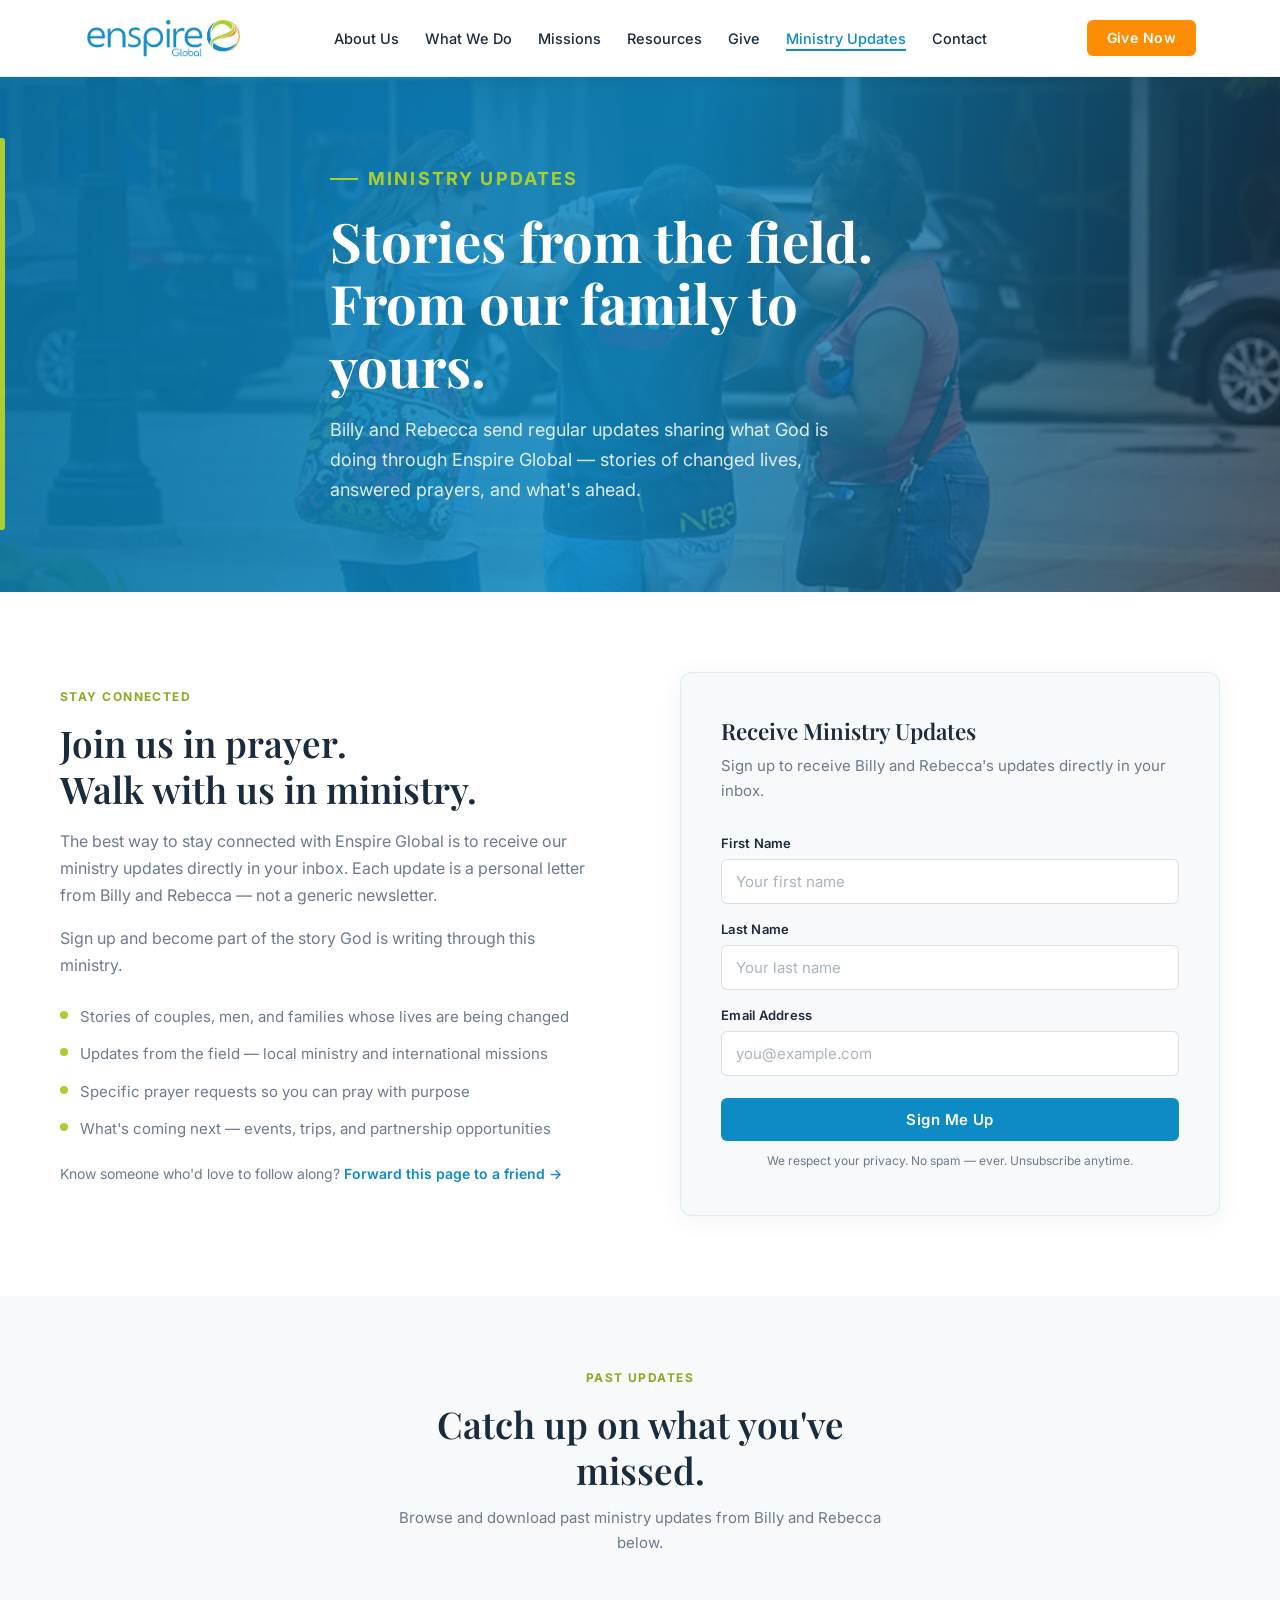
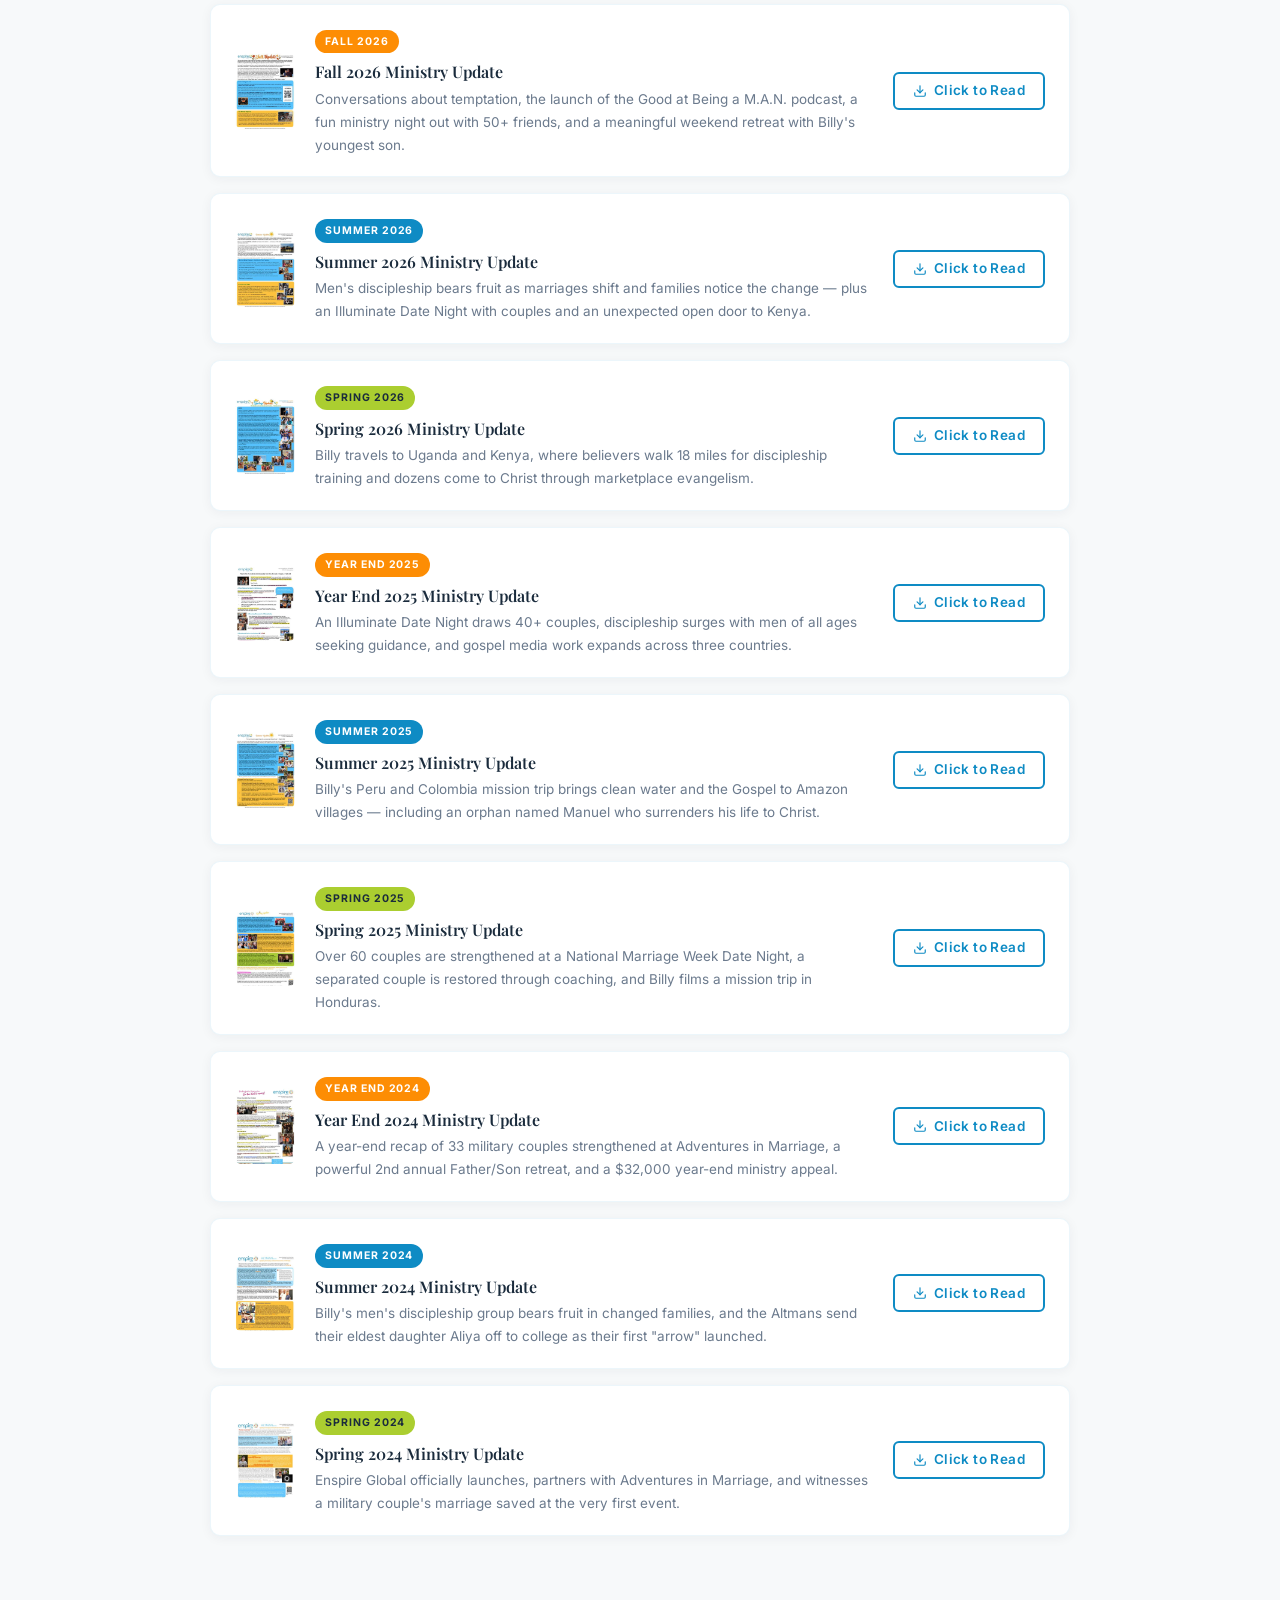
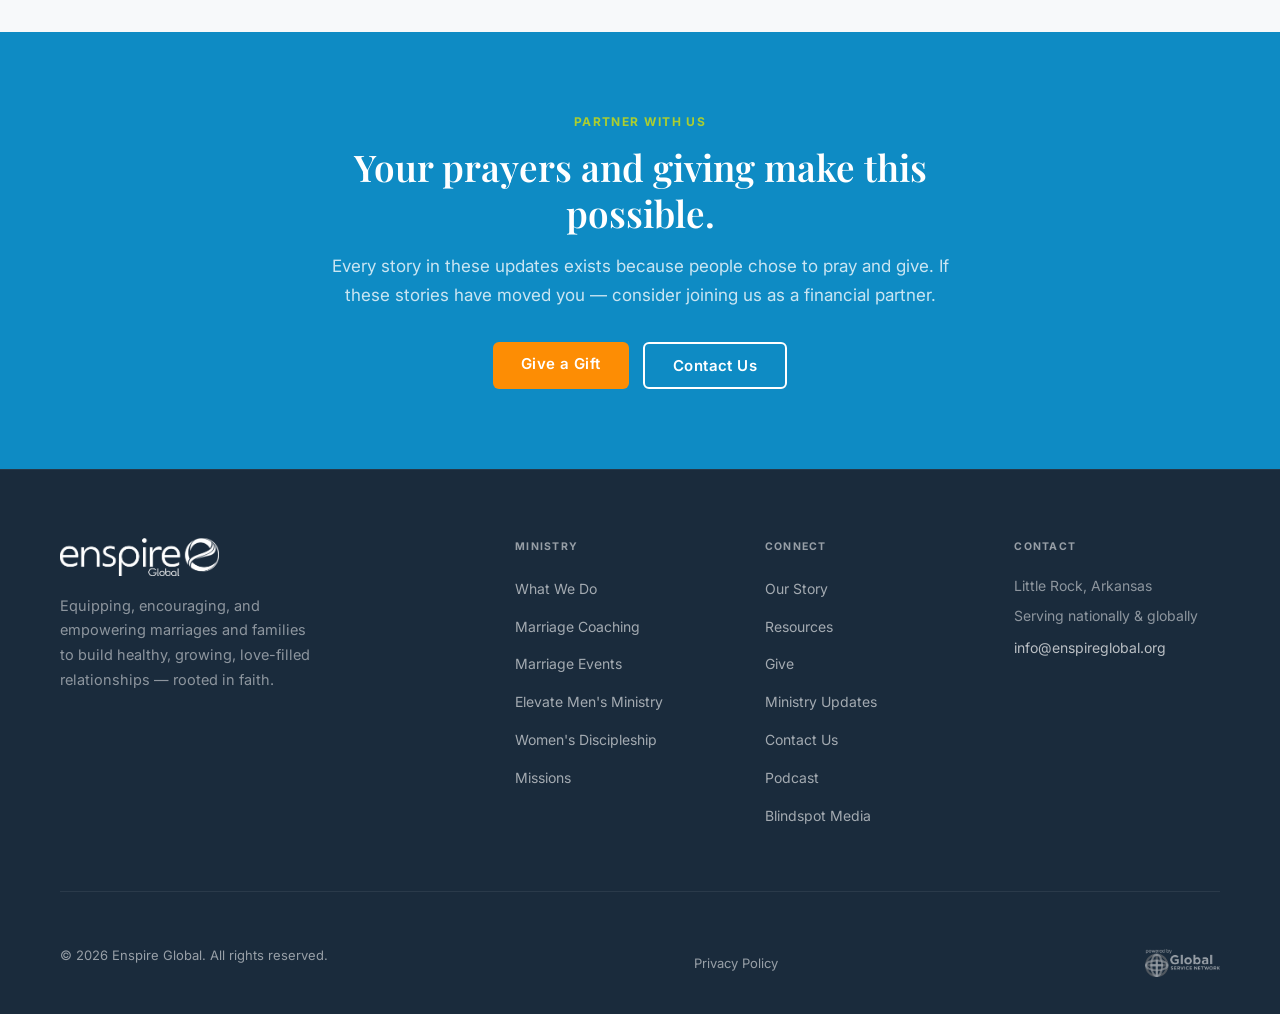
<file: updates.html>
<!DOCTYPE html>
<html lang="en">
<head>
<!-- Google tag (gtag.js) -->
<script async src="https://www.googletagmanager.com/gtag/js?id=G-3XN7P70Y5V"></script>
<script>
  window.dataLayer = window.dataLayer || [];
  function gtag(){dataLayer.push(arguments);}
  gtag('js', new Date());
  gtag('config', 'G-3XN7P70Y5V');
</script>
<meta charset="UTF-8">
<meta name="viewport" content="width=device-width, initial-scale=1.0">
<title>Ministry Updates — Stories from Billy & Rebecca Altman</title>
<meta name="robots" content="index, follow">
<meta property="og:type" content="website">
<meta property="og:title" content="Ministry Updates — Enspire Global">
<meta property="og:description" content="Read and download ministry updates from Billy and Rebecca Altman of Enspire Global — stories from the field, prayer requests, and ways to get involved.">
<meta property="og:url" content="https://enspireglobal.org/updates">
<meta property="og:site_name" content="Enspire Global">
<meta property="og:image" content="https://enspireglobal.org/images/og-image.jpg">
<meta name="twitter:card" content="summary_large_image">
<meta name="twitter:title" content="Ministry Updates — Enspire Global">
<meta name="twitter:description" content="Read and download ministry updates from Billy and Rebecca Altman of Enspire Global — stories from the field, prayer requests, and ways to get involved.">
<meta name="twitter:image" content="https://enspireglobal.org/images/og-image.jpg">
<meta name="description" content="Follow the story. Read quarterly ministry updates from Billy and Rebecca Altman — real moments from the field, answered prayers, and ways to pray along with Enspire Global.">

<link rel="icon" type="image/png" sizes="32x32" href="images/favicon.png?v=3">
<link rel="apple-touch-icon" href="images/favicon.png?v=3">
<link rel="canonical" href="https://enspireglobal.org/updates">
<link rel="preload" as="image" href="images/photos/hero-updates.webp" fetchpriority="high">
<link rel="preconnect" href="https://fonts.googleapis.com">
<link rel="preconnect" href="https://fonts.gstatic.com" crossorigin>
<link rel="preload" as="style" href="https://fonts.googleapis.com/css2?family=Playfair+Display:ital,wght@0,400;0,600;0,700;1,400;1,600&family=Inter:wght@300;400;500;600;700&display=swap" onload="this.onload=null;this.rel='stylesheet'">
<noscript><link rel="stylesheet" href="https://fonts.googleapis.com/css2?family=Playfair+Display:ital,wght@0,400;0,600;0,700;1,400;1,600&family=Inter:wght@300;400;500;600;700&display=swap"></noscript>
<link rel="stylesheet" href="site.css?v=20260704">
<style>
/* PAGE HERO */
.page-hero{
 margin-top:76px;
 background:linear-gradient(105deg,rgba(10,111,160,.95) 0%,rgba(14,139,196,.85) 50%,rgba(26,43,60,.7) 100%),
  url('images/photos/hero-updates.webp') center 15%/cover no-repeat;
 padding:88px 24px;position:relative;
}
.page-hero::after{content:'';position:absolute;left:0;top:12%;bottom:12%;width:5px;background:var(--green);border-radius:0 3px 3px 0}
.page-hero-inner{margin:0 auto;max-width:620px}
.page-hero .eyebrow{color:var(--green);margin-bottom:16px;display:flex;align-items:center;gap:10px}
.page-hero .eyebrow::before{content:'';display:block;width:28px;height:2px;background:var(--green);flex-shrink:0}
.page-hero h1{color:var(--white);margin-bottom:18px}
.page-hero p{font-size:18px;color:rgba(255,255,255,.85);line-height:1.65;max-width:520px}

/* SIGNUP SECTION — primary focus */
.signup-section{padding:80px 24px;background:var(--white)}
.signup-section-inner{
 max-width:var(--max-w);margin:0 auto;
 display:grid;grid-template-columns:1fr 1fr;
 gap:80px;align-items:center;
}
.signup-text .eyebrow{margin-bottom:12px}
.signup-text h2{color:var(--dark);margin-bottom:16px}
.signup-text p{color:var(--gray);font-size:16px;margin-bottom:16px}

/* What to expect bullets */
.expect-list{list-style:none;margin-top:24px;display:flex;flex-direction:column;gap:12px}
.expect-list li{
 display:flex;align-items:flex-start;gap:12px;
 font-size:15px;color:var(--gray);
}
.expect-dot{
 width:8px;height:8px;border-radius:50%;
 background:var(--green);flex-shrink:0;margin-top:7px;
}

.signup-form-card{
 background:var(--off-white);
 border-radius:12px;
 padding:44px 40px;
 border:1px solid rgba(14,139,196,.1);
 box-shadow:0 4px 24px rgba(26,43,60,.06);
}
.signup-form-card h3{color:var(--dark);margin-bottom:6px}
.signup-form-card .form-sub{color:var(--gray);font-size:15px;margin-bottom:28px}
.ff{margin-bottom:14px}
.ff label{display:block;font-size:13px;font-weight:600;color:var(--dark);margin-bottom:5px;letter-spacing:.02em}
.ff input{
 width:100%;padding:12px 14px;
 border:1.5px solid rgba(26,43,60,.14);
 border-radius:var(--r);font-family:var(--font-b);
 font-size:15px;color:var(--dark);background:var(--white);
 transition:border-color .2s ease,box-shadow .2s ease;outline:none;
}
.ff input:focus{border-color:var(--blue);box-shadow:0 0 0 3px rgba(14,139,196,.1)}
.ff input::placeholder{color:#aab4be}
.form-submit{width:100%;margin-top:8px;font-size:15px;padding:14px}
.form-privacy{font-size:12px;color:var(--gray);margin-top:10px;text-align:center}

/* ARCHIVE */
.archive-section{padding:72px 24px 96px;background:var(--off-white)}
.archive-header{text-align:center;max-width:520px;margin:0 auto 48px}
.archive-header .eyebrow{margin-bottom:12px}
.archive-header h2{color:var(--dark);margin-bottom:12px}
.archive-header p{color:var(--gray);font-size:15px}
.archive-list{max-width:860px;margin:0 auto;display:flex;flex-direction:column;gap:16px}

.archive-item{
 background:var(--white);border-radius:10px;
 padding:20px 24px;
 display:flex;align-items:center;gap:20px;
 box-shadow:0 2px 12px rgba(26,43,60,.05);
 border:1px solid rgba(14,139,196,.08);
 transition:box-shadow .2s ease,transform .2s ease;
}
.archive-item:hover{box-shadow:0 6px 20px rgba(26,43,60,.1);transform:translateY(-1px)}
.archive-thumb{
 width:60px;height:76px;border-radius:6px;
 overflow:hidden;flex-shrink:0;
}
.archive-thumb img{width:100%;height:100%;object-fit:cover;object-position:top}
.archive-info{flex:1}
.archive-badge{
 display:inline-block;
 font-size:10.5px;font-weight:700;letter-spacing:.09em;
 text-transform:uppercase;padding:3px 10px;border-radius:100px;
 margin-bottom:5px;
}
.archive-title{font-family:var(--font-d);font-size:1rem;font-weight:600;color:var(--dark);margin:0 0 2px}
.archive-note{font-size:13.5px;color:var(--gray);margin:0}
.archive-btn{
 font-size:13.5px;padding:10px 18px;white-space:nowrap;
 display:inline-flex;align-items:center;gap:7px;flex-shrink:0;
}

/* GIVE CTA */
.updates-cta{padding:80px 24px;background:var(--blue)}
.updates-cta-inner{max-width:640px;margin:0 auto;text-align:center}
.updates-cta .eyebrow{color:var(--green);margin-bottom:12px}
.updates-cta h2{color:var(--white);margin-bottom:16px}
.updates-cta p{color:rgba(255,255,255,.78);font-size:17px;line-height:1.7}
.updates-cta-actions{display:flex;gap:14px;justify-content:center;flex-wrap:wrap;margin-top:32px}

@media(max-width:1024px){
 .signup-section-inner{grid-template-columns:1fr;gap:48px}
}
@media(max-width:768px){
 .signup-form-card{padding:32px 24px}
 .archive-item{flex-wrap:wrap}
 .archive-btn{width:100%}
}

/* === PARALLAX + SCROLL ANIMATIONS === */
</style>
<script type="application/ld+json">
{
  "@context": "https://schema.org",
  "@type": "Blog",
  "name": "Ministry Updates — Enspire Global",
  "url": "https://enspireglobal.org/updates",
  "description": "Stories, photos, and prayer requests from Enspire Global's ministry work around the world.",
  "publisher": {
    "@type": "Organization",
    "name": "Enspire Global",
    "url": "https://enspireglobal.org"
  }
}
</script>
</head>
<body>
<a href="#main-content" class="skip-link">Skip to main content</a>

<!-- NAV -->
<nav class="site-nav" aria-label="Main navigation">
 <div class="nav-inner">
  <a href="/" class="nav-logo" aria-label="Enspire Global Home">
   <img src="images/logos/enspire-global-color.png" alt="Enspire Global">
  </a>
  <ul class="nav-links">
      <li><a href="/about">About Us</a></li>
      <li><a href="/what-we-do">What We Do</a></li>
      <li><a href="/missions">Missions</a></li>
      <li><a href="/resources">Resources</a></li>
      <li><a href="/give">Give</a></li>
      <li><a href="/updates" class="active">Ministry Updates</a></li>
      <li><a href="/contact">Contact</a></li>
    </ul>
<a href="https://give.globalservicenetwork.org/giftcart/give.aspx?desig=51023003" class="btn btn-give nav-cta" target="_blank" rel="noopener noreferrer">Give Now</a>
  <button class="nav-burger" aria-label="Toggle menu" aria-expanded="false" onclick="this.setAttribute('aria-expanded',document.getElementById('mn').classList.toggle('open'))">
   <span></span><span></span><span></span>
  </button>
 </div>
</nav>
<div class="mob-nav" id="mn" aria-label="Mobile navigation">
 <ul>
    <li><a href="/about">About Us</a></li>
    <li><a href="/what-we-do">What We Do</a></li>
    <li><a href="/missions">Missions</a></li>
    <li><a href="/resources">Resources</a></li>
    <li><a href="/give">Give</a></li>
    <li><a href="/updates">Ministry Updates</a></li>
    <li><a href="/contact">Contact</a></li>
  </ul>
 <div class="mob-cta">
    <a href="https://give.globalservicenetwork.org/giftcart/give.aspx?desig=51023003" class="btn btn-give" target="_blank" rel="noopener noreferrer">Give Now</a>
    <a href="/contact" class="btn btn-outline-blue">Contact Us</a>
  </div>
</div>

<main id="main-content">
<!-- PAGE HERO -->
<section class="page-hero" aria-label="Ministry Updates hero">
 <div class="page-hero-inner">
  <p class="eyebrow">Ministry Updates</p>
  <h1>Stories from the field.<br>From our family to yours.</h1>
  <p>Billy and Rebecca send regular updates sharing what God is doing through Enspire Global — stories of changed lives, answered prayers, and what's ahead.</p>
 </div>
</section>

<!-- SIGNUP — PRIMARY FOCUS -->
<section class="signup-section" id="signup" aria-labelledby="signup-h">
 <div class="signup-section-inner">
  <div class="signup-text">
   <span class="eyebrow">Stay Connected</span>
   <h2 id="signup-h">Join us in prayer.<br>Walk with us in ministry.</h2>
   <p>The best way to stay connected with Enspire Global is to receive our ministry updates directly in your inbox. Each update is a personal letter from Billy and Rebecca — not a generic newsletter.</p>
   <p>Sign up and become part of the story God is writing through this ministry.</p>
   <ul class="expect-list">
    <li><span class="expect-dot"></span>Stories of couples, men, and families whose lives are being changed</li>
    <li><span class="expect-dot"></span>Updates from the field — local ministry and international missions</li>
    <li><span class="expect-dot"></span>Specific prayer requests so you can pray with purpose</li>
    <li><span class="expect-dot"></span>What's coming next — events, trips, and partnership opportunities</li>
   </ul>
   <p style="font-size:14px;color:var(--gray);margin-top:20px;">Know someone who'd love to follow along? <a href="mailto:?subject=You%20should%20follow%20Enspire%20Global&body=I%20thought%20you%27d%20want%20to%20follow%20along%20with%20what%20God%20is%20doing%20through%20Enspire%20Global.%20Sign%20up%20for%20their%20ministry%20updates%20here%3A%20https%3A%2F%2Fenspireglobal.org%2Fupdates" style="color:var(--blue);font-weight:600;">Forward this page to a friend →</a></p>
  </div>
  <div class="signup-form-card">
   <h3>Receive Ministry Updates</h3>
   <p class="form-sub">Sign up to receive Billy and Rebecca's updates directly in your inbox.</p>
   <input type="checkbox" name="botcheck" style="display:none" tabindex="-1" aria-hidden="true">
   <div class="ff">
    <label for="s-fname">First Name</label>
    <input type="text" id="s-fname" placeholder="Your first name" autocomplete="given-name" required>
   </div>
   <div class="ff">
    <label for="s-lname">Last Name</label>
    <input type="text" id="s-lname" placeholder="Your last name" autocomplete="family-name">
   </div>
   <div class="ff">
    <label for="s-email">Email Address</label>
    <input type="email" id="s-email" placeholder="you@example.com" autocomplete="email" required>
   </div>
   <p id="signup-err" style="display:none;color:#c0392b;font-size:14px;margin-bottom:10px;" role="alert"></p>
   <button type="button" class="btn btn-primary form-submit">Sign Me Up</button>
   <p class="form-privacy">We respect your privacy. No spam — ever. Unsubscribe anytime.</p>
  </div>
 </div>
</section>

<!-- ARCHIVE -->
<section class="archive-section" id="archive" aria-labelledby="archive-h">
 <div class="container">
  <div class="archive-header">
   <span class="eyebrow">Past Updates</span>
   <h2 id="archive-h">Catch up on what you've missed.</h2>
   <p>Browse and download past ministry updates from Billy and Rebecca below.</p>
  </div>
  <div class="archive-list">
   <div class="archive-item">
    <div class="archive-thumb">
     <picture><source srcset="images/photos/letter-fall-2026.webp" type="image/webp"><img src="images/photos/letter-fall-2026.jpg" loading="lazy" width="400" height="517" alt="Fall 2026 Ministry Update"></picture>
    </div>
    <div class="archive-info">
     <span class="archive-badge" style="background:var(--orange);color:var(--white)">Fall 2026</span>
     <p class="archive-title">Fall 2026 Ministry Update</p>
     <p class="archive-note">Conversations about temptation, the launch of the Good at Being a M.A.N. podcast, a fun ministry night out with 50+ friends, and a meaningful weekend retreat with Billy's youngest son.</p>
    </div>
    <a href="downloads/Fall_2026_Ministry_Update.pdf" target="_blank" rel="noopener noreferrer" class="btn btn-outline-blue archive-btn">
     <svg viewBox="0 0 24 24" fill="none" stroke="currentColor" stroke-width="2" stroke-linecap="round" style="width:14px;height:14px;flex-shrink:0"><path d="M21 15v4a2 2 0 0 1-2 2H5a2 2 0 0 1-2-2v-4"/><polyline points="7 10 12 15 17 10"/><line x1="12" y1="15" x2="12" y2="3"/></svg>
     Click to Read
    </a>
   </div>
   <div class="archive-item">
    <div class="archive-thumb">
     <picture><source srcset="images/photos/letter-summer-2026.webp" type="image/webp"><img src="images/photos/letter-summer-2026.jpg" loading="lazy" width="400" height="517" alt="Summer 2026 Ministry Update"></picture>
    </div>
    <div class="archive-info">
     <span class="archive-badge" style="background:var(--blue);color:var(--white)">Summer 2026</span>
     <p class="archive-title">Summer 2026 Ministry Update</p>
     <p class="archive-note">Men's discipleship bears fruit as marriages shift and families notice the change — plus an Illuminate Date Night with couples and an unexpected open door to Kenya.</p>
    </div>
    <a href="downloads/Summer_2026_Ministry_Update.pdf" target="_blank" rel="noopener noreferrer" class="btn btn-outline-blue archive-btn">
     <svg viewBox="0 0 24 24" fill="none" stroke="currentColor" stroke-width="2" stroke-linecap="round" style="width:14px;height:14px;flex-shrink:0"><path d="M21 15v4a2 2 0 0 1-2 2H5a2 2 0 0 1-2-2v-4"/><polyline points="7 10 12 15 17 10"/><line x1="12" y1="15" x2="12" y2="3"/></svg>
     Click to Read
    </a>
   </div>
   <div class="archive-item">
    <div class="archive-thumb">
     <picture><source srcset="images/photos/letter-spring-2026.webp" type="image/webp"><img src="images/photos/letter-spring-2026.jpg" loading="lazy" width="400" height="517" alt="Spring 2026 Ministry Update"></picture>
    </div>
    <div class="archive-info">
     <span class="archive-badge" style="background:var(--green);color:var(--dark)">Spring 2026</span>
     <p class="archive-title">Spring 2026 Ministry Update</p>
     <p class="archive-note">Billy travels to Uganda and Kenya, where believers walk 18 miles for discipleship training and dozens come to Christ through marketplace evangelism.</p>
    </div>
    <a href="downloads/Spring_2026_Ministry_Update.pdf" target="_blank" rel="noopener noreferrer" class="btn btn-outline-blue archive-btn">
     <svg viewBox="0 0 24 24" fill="none" stroke="currentColor" stroke-width="2" stroke-linecap="round" style="width:14px;height:14px;flex-shrink:0"><path d="M21 15v4a2 2 0 0 1-2 2H5a2 2 0 0 1-2-2v-4"/><polyline points="7 10 12 15 17 10"/><line x1="12" y1="15" x2="12" y2="3"/></svg>
     Click to Read
    </a>
   </div>
   <div class="archive-item">
    <div class="archive-thumb">
     <picture><source srcset="images/photos/letter-year-end-2025.webp" type="image/webp"><img src="images/photos/letter-year-end-2025.jpg" loading="lazy" alt="Year End 2025 Ministry Update"></picture>
    </div>
    <div class="archive-info">
     <span class="archive-badge" style="background:var(--orange);color:var(--white)">Year End 2025</span>
     <p class="archive-title">Year End 2025 Ministry Update</p>
     <p class="archive-note">An Illuminate Date Night draws 40+ couples, discipleship surges with men of all ages seeking guidance, and gospel media work expands across three countries.</p>
    </div>
    <a href="downloads/Year_End_2025_Ministry_Update.pdf" target="_blank" rel="noopener noreferrer" class="btn btn-outline-blue archive-btn">
     <svg viewBox="0 0 24 24" fill="none" stroke="currentColor" stroke-width="2" stroke-linecap="round" style="width:14px;height:14px;flex-shrink:0"><path d="M21 15v4a2 2 0 0 1-2 2H5a2 2 0 0 1-2-2v-4"/><polyline points="7 10 12 15 17 10"/><line x1="12" y1="15" x2="12" y2="3"/></svg>
     Click to Read
    </a>
   </div>
   <div class="archive-item">
    <div class="archive-thumb">
     <picture><source srcset="images/photos/letter-summer-2025.webp" type="image/webp"><img src="images/photos/letter-summer-2025.jpg" loading="lazy" alt="Summer 2025 Ministry Update"></picture>
    </div>
    <div class="archive-info">
     <span class="archive-badge" style="background:var(--blue);color:var(--white)">Summer 2025</span>
     <p class="archive-title">Summer 2025 Ministry Update</p>
     <p class="archive-note">Billy's Peru and Colombia mission trip brings clean water and the Gospel to Amazon villages — including an orphan named Manuel who surrenders his life to Christ.</p>
    </div>
    <a href="downloads/Summer_2025_Ministry_Update.pdf" target="_blank" rel="noopener noreferrer" class="btn btn-outline-blue archive-btn">
     <svg viewBox="0 0 24 24" fill="none" stroke="currentColor" stroke-width="2" stroke-linecap="round" style="width:14px;height:14px;flex-shrink:0"><path d="M21 15v4a2 2 0 0 1-2 2H5a2 2 0 0 1-2-2v-4"/><polyline points="7 10 12 15 17 10"/><line x1="12" y1="15" x2="12" y2="3"/></svg>
     Click to Read
    </a>
   </div>
   <div class="archive-item">
    <div class="archive-thumb">
     <picture><source srcset="images/photos/letter-spring-2025.webp" type="image/webp"><img src="images/photos/letter-spring-2025.jpg" loading="lazy" alt="Spring 2025 Ministry Update"></picture>
    </div>
    <div class="archive-info">
     <span class="archive-badge" style="background:var(--green);color:var(--dark)">Spring 2025</span>
     <p class="archive-title">Spring 2025 Ministry Update</p>
     <p class="archive-note">Over 60 couples are strengthened at a National Marriage Week Date Night, a separated couple is restored through coaching, and Billy films a mission trip in Honduras.</p>
    </div>
    <a href="downloads/Spring_2025_Ministry_Update.pdf" target="_blank" rel="noopener noreferrer" class="btn btn-outline-blue archive-btn">
     <svg viewBox="0 0 24 24" fill="none" stroke="currentColor" stroke-width="2" stroke-linecap="round" style="width:14px;height:14px;flex-shrink:0"><path d="M21 15v4a2 2 0 0 1-2 2H5a2 2 0 0 1-2-2v-4"/><polyline points="7 10 12 15 17 10"/><line x1="12" y1="15" x2="12" y2="3"/></svg>
     Click to Read
    </a>
   </div>
   <div class="archive-item">
    <div class="archive-thumb">
     <picture><source srcset="images/photos/letter-year-end-2024.webp" type="image/webp"><img src="images/photos/letter-year-end-2024.jpg" loading="lazy" alt="Year End 2024 Ministry Update"></picture>
    </div>
    <div class="archive-info">
     <span class="archive-badge" style="background:var(--orange);color:var(--white)">Year End 2024</span>
     <p class="archive-title">Year End 2024 Ministry Update</p>
     <p class="archive-note">A year-end recap of 33 military couples strengthened at Adventures in Marriage, a powerful 2nd annual Father/Son retreat, and a $32,000 year-end ministry appeal.</p>
    </div>
    <a href="downloads/Year_End_2024_Ministry_Update.pdf" target="_blank" rel="noopener noreferrer" class="btn btn-outline-blue archive-btn">
     <svg viewBox="0 0 24 24" fill="none" stroke="currentColor" stroke-width="2" stroke-linecap="round" style="width:14px;height:14px;flex-shrink:0"><path d="M21 15v4a2 2 0 0 1-2 2H5a2 2 0 0 1-2-2v-4"/><polyline points="7 10 12 15 17 10"/><line x1="12" y1="15" x2="12" y2="3"/></svg>
     Click to Read
    </a>
   </div>
   <div class="archive-item">
    <div class="archive-thumb">
     <picture><source srcset="images/photos/letter-summer-2024.webp" type="image/webp"><img src="images/photos/letter-summer-2024.jpg" loading="lazy" alt="Summer 2024 Ministry Update"></picture>
    </div>
    <div class="archive-info">
     <span class="archive-badge" style="background:var(--blue);color:var(--white)">Summer 2024</span>
     <p class="archive-title">Summer 2024 Ministry Update</p>
     <p class="archive-note">Billy's men's discipleship group bears fruit in changed families, and the Altmans send their eldest daughter Aliya off to college as their first "arrow" launched.</p>
    </div>
    <a href="downloads/Summer_2024_Ministry_Update.pdf" target="_blank" rel="noopener noreferrer" class="btn btn-outline-blue archive-btn">
     <svg viewBox="0 0 24 24" fill="none" stroke="currentColor" stroke-width="2" stroke-linecap="round" style="width:14px;height:14px;flex-shrink:0"><path d="M21 15v4a2 2 0 0 1-2 2H5a2 2 0 0 1-2-2v-4"/><polyline points="7 10 12 15 17 10"/><line x1="12" y1="15" x2="12" y2="3"/></svg>
     Click to Read
    </a>
   </div>
   <div class="archive-item">
    <div class="archive-thumb">
     <picture><source srcset="images/photos/letter-spring-2024.webp" type="image/webp"><img src="images/photos/letter-spring-2024.jpg" loading="lazy" alt="Spring 2024 Ministry Update"></picture>
    </div>
    <div class="archive-info">
     <span class="archive-badge" style="background:var(--green);color:var(--dark)">Spring 2024</span>
     <p class="archive-title">Spring 2024 Ministry Update</p>
     <p class="archive-note">Enspire Global officially launches, partners with Adventures in Marriage, and witnesses a military couple's marriage saved at the very first event.</p>
    </div>
    <a href="downloads/Spring_2024_Ministry_Update.pdf" target="_blank" rel="noopener noreferrer" class="btn btn-outline-blue archive-btn">
     <svg viewBox="0 0 24 24" fill="none" stroke="currentColor" stroke-width="2" stroke-linecap="round" style="width:14px;height:14px;flex-shrink:0"><path d="M21 15v4a2 2 0 0 1-2 2H5a2 2 0 0 1-2-2v-4"/><polyline points="7 10 12 15 17 10"/><line x1="12" y1="15" x2="12" y2="3"/></svg>
     Click to Read
    </a>
   </div>
  </div>
 </div>
</section>

<!-- CLOSING CTA -->
<section class="updates-cta" aria-labelledby="ucta-h">
 <div class="updates-cta-inner">
  <span class="eyebrow">Partner With Us</span>
  <h2 id="ucta-h">Your prayers and giving make this possible.</h2>
  <p>Every story in these updates exists because people chose to pray and give. If these stories have moved you — consider joining us as a financial partner.</p>
  <div class="updates-cta-actions">
   <a href="/give" class="btn btn-give">Give a Gift</a>
   <a href="/contact" class="btn btn-outline">Contact Us</a>
  </div>
 </div>
</section>

<!-- FOOTER -->
</main>
<footer class="footer" aria-label="Site footer">
 <div class="footer-in">
  <div class="footer-top">
   <div class="fbrand">
    <img src="images/logos/enspire-global-white.png" alt="Enspire Global">
    <p>Equipping, encouraging, and empowering marriages and families to build healthy, growing, love-filled relationships — rooted in faith.</p>
   </div>
   <div class="footer-col">
    <h4>Ministry</h4>
    <ul>
     <li><a href="/what-we-do">What We Do</a></li>
     <li><a href="/what-we-do#coaching">Marriage Coaching</a></li>
     <li><a href="/what-we-do#marriage-events">Marriage Events</a></li>
     <li><a href="/what-we-do#elevate">Elevate Men's Ministry</a></li>
     <li><a href="/what-we-do#womens">Women's Discipleship</a></li>
     <li><a href="/missions">Missions</a></li>
    </ul>
   </div>
   <div class="footer-col">
    <h4>Connect</h4>
    <ul>
     <li><a href="/about">Our Story</a></li>
     <li><a href="/resources">Resources</a></li>
     <li><a href="/give">Give</a></li>
     <li><a href="/updates">Ministry Updates</a></li>
     <li><a href="/contact">Contact Us</a></li>
          <li><a href="/podcast">Podcast</a></li>
     <li><a href="https://www.blindspot.media" target="_blank" rel="noopener noreferrer">Blindspot Media</a></li>
    </ul>
   </div>
   <div class="footer-col fcontact">
    <h4>Contact</h4>
    <p>Little Rock, Arkansas</p>
    <p>Serving nationally &amp; globally</p>
    <p style="margin-top:8px"><a href="mailto:info@enspireglobal.org">info@enspireglobal.org</a></p>
   </div>
  </div>
  <div class="footer-btm" style="align-items:center;">
   <p>© 2026 Enspire Global. All rights reserved.</p>
   <a href="/privacy">Privacy Policy</a>
   <img src="images/logos/gsn-white.png" alt="Powered by Global Service Network" style="max-height:28px;width:auto;display:block;opacity:0.55;">
  </div>
 </div>
</footer>

<script>
document.querySelectorAll('.mob-nav a').forEach(l=>l.addEventListener('click',()=>{document.getElementById('mn').classList.remove('open');document.querySelector('.nav-burger').setAttribute('aria-expanded','false');}));
</script>
<script>

function showSuccess(el, msg) {
  el.disabled = true;
  var p = el.parentNode;
  var d = document.createElement('div');
  d.style.cssText = 'background:#edfbea;border:1px solid #abce30;border-radius:8px;padding:20px;margin-top:16px;color:#1a2b3c;font-size:15px;line-height:1.5';
  d.innerHTML = msg;
  p.appendChild(d);
}
document.querySelector('.form-submit').addEventListener('click', function() {
  var btn = this;
  var fname = document.getElementById('s-fname').value.trim();
  var lname = document.getElementById('s-lname').value.trim();
  var email = document.getElementById('s-email').value.trim();
  var errEl = document.getElementById('signup-err');
  errEl.style.display='none'; errEl.textContent='';
  if (!fname || !email) { errEl.textContent='Please enter your name and email.'; errEl.style.display='block'; return; }
  if (!/^[^\s@]+@[^\s@]+\.[^\s@]+$/.test(email)) { errEl.textContent='Please enter a valid email address.'; errEl.style.display='block'; return; }
  btn.textContent = 'Signing up...'; btn.disabled = true;
  fetch('https://api.web3forms.com/submit', {
    method:'POST', headers:{'Content-Type':'application/json','Accept':'application/json'},
    body: JSON.stringify({
      access_key: 'a4b05129-373e-4f40-a38e-bf7459378109',
      subject: 'Enspire Global Newsletter Signup',
      name: fname + ' ' + lname,
      email: email,
      botcheck: document.querySelector('[name="botcheck"]') ? document.querySelector('[name="botcheck"]').checked : false})
  }).then(function(r){return r.json()}).then(function(j){
    if (j.success) showSuccess(btn, '<strong>You\'re signed up!</strong><br>Thank you, ' + fname + '. We\'ll be in touch with ministry updates.');
    else { btn.textContent='Sign Me Up'; btn.disabled=false; errEl.textContent='Something went wrong. Please try again.'; errEl.style.display='block'; }
  }).catch(function(){
    btn.textContent='Sign Me Up'; btn.disabled=false; errEl.textContent='Something went wrong. Please try again.'; errEl.style.display='block';
  });
});

</script>
<script>
(function(){
 // Scroll-triggered fade-up animations
 var sel='section .eyebrow,section h2,section h3,.pcard,.fstat,.meet-card,.mcard,.partner-card,.give-card,.country-card,.gallery-item,.offer-box,.svc-text,.signup,.prayer-in>*,.mission-strip-inner';
 var els=[].slice.call(document.querySelectorAll(sel));
 els.forEach(function(el){el.classList.add('anim')});
 var io=new IntersectionObserver(function(entries){
  entries.forEach(function(e){if(e.isIntersecting){e.target.classList.add('in');io.unobserve(e.target)}})
 },{threshold:.1,rootMargin:'0px 0px -30px 0px'});
 els.forEach(function(el){io.observe(el)});
 if(window.matchMedia('(min-width:769px)').matches){
  var pH=document.querySelector('.page-hero');
  if(pH){
   window.addEventListener('scroll',function(){
    pH.style.backgroundPositionY='calc(15% + '+(window.scrollY*0.2).toFixed(1)+'px)';
   },{passive:true});
  }
 }
})();
</script>
</body>
</html>
</file>
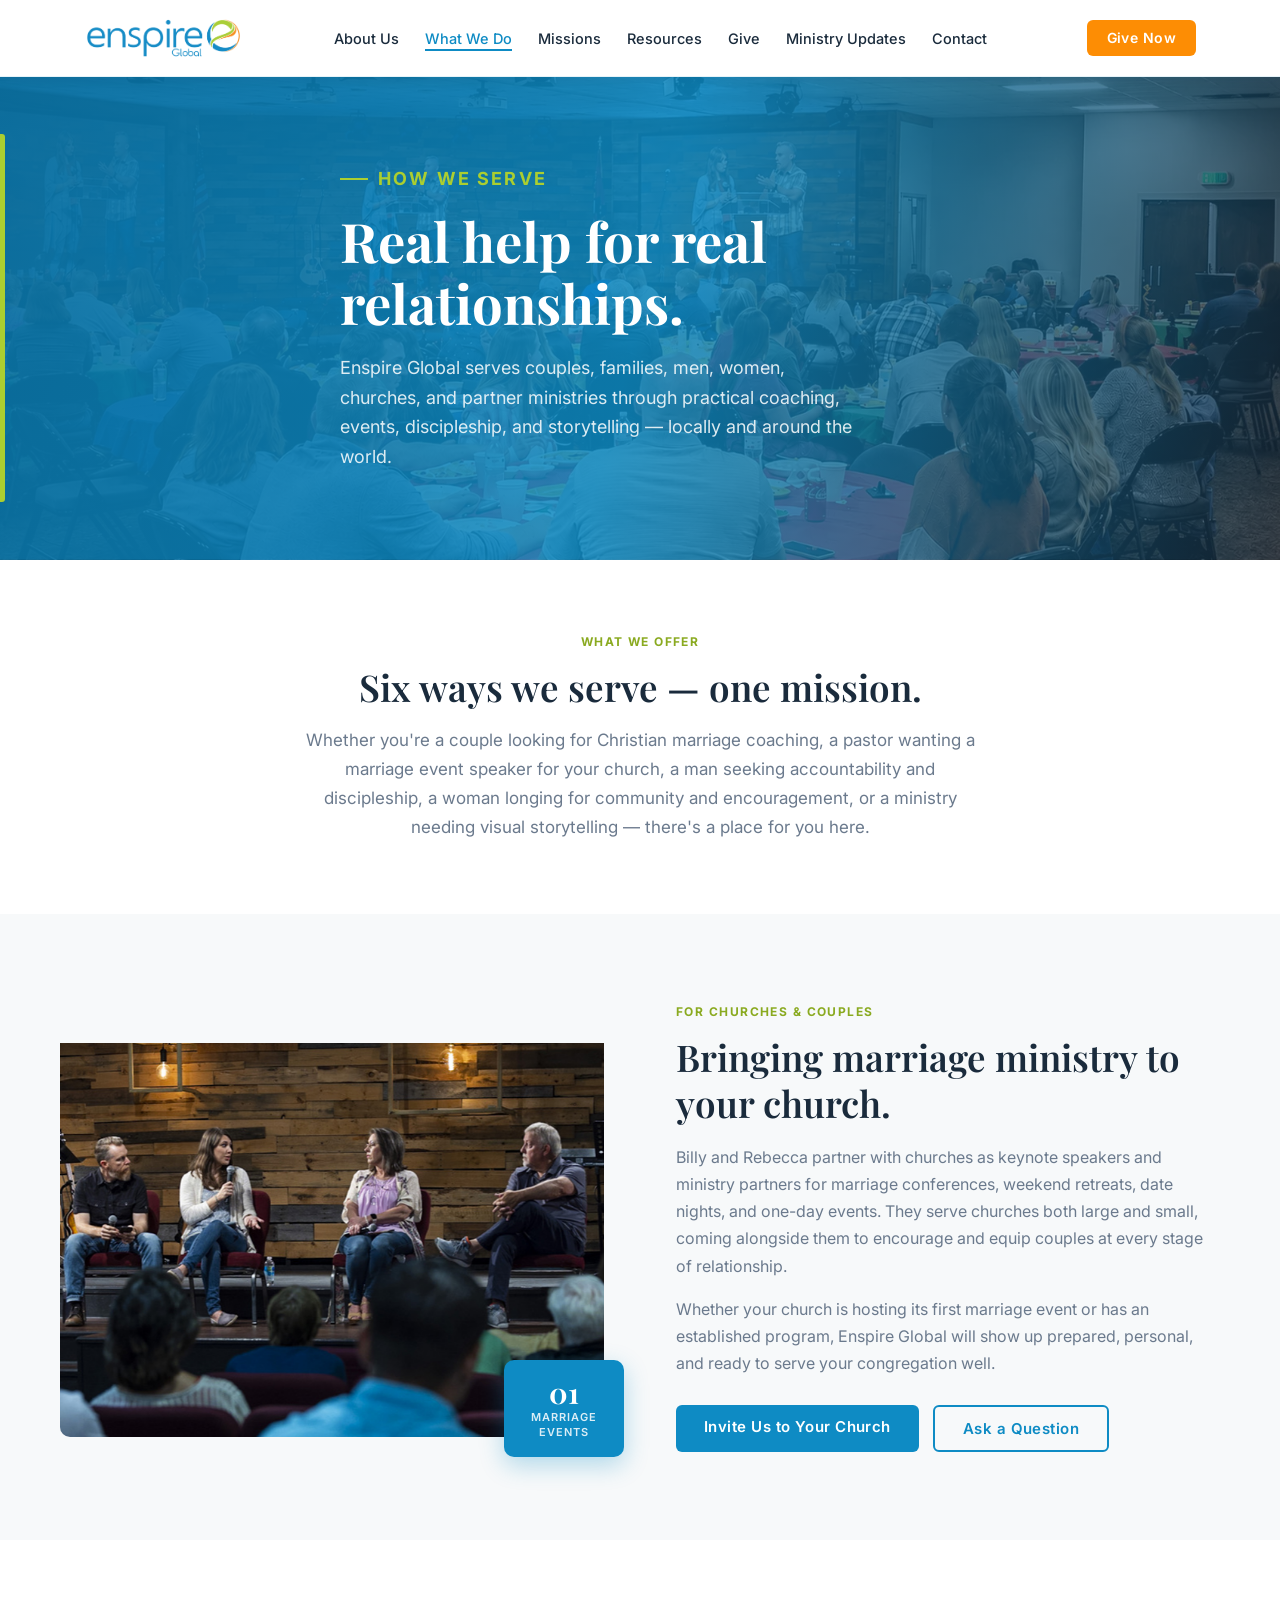
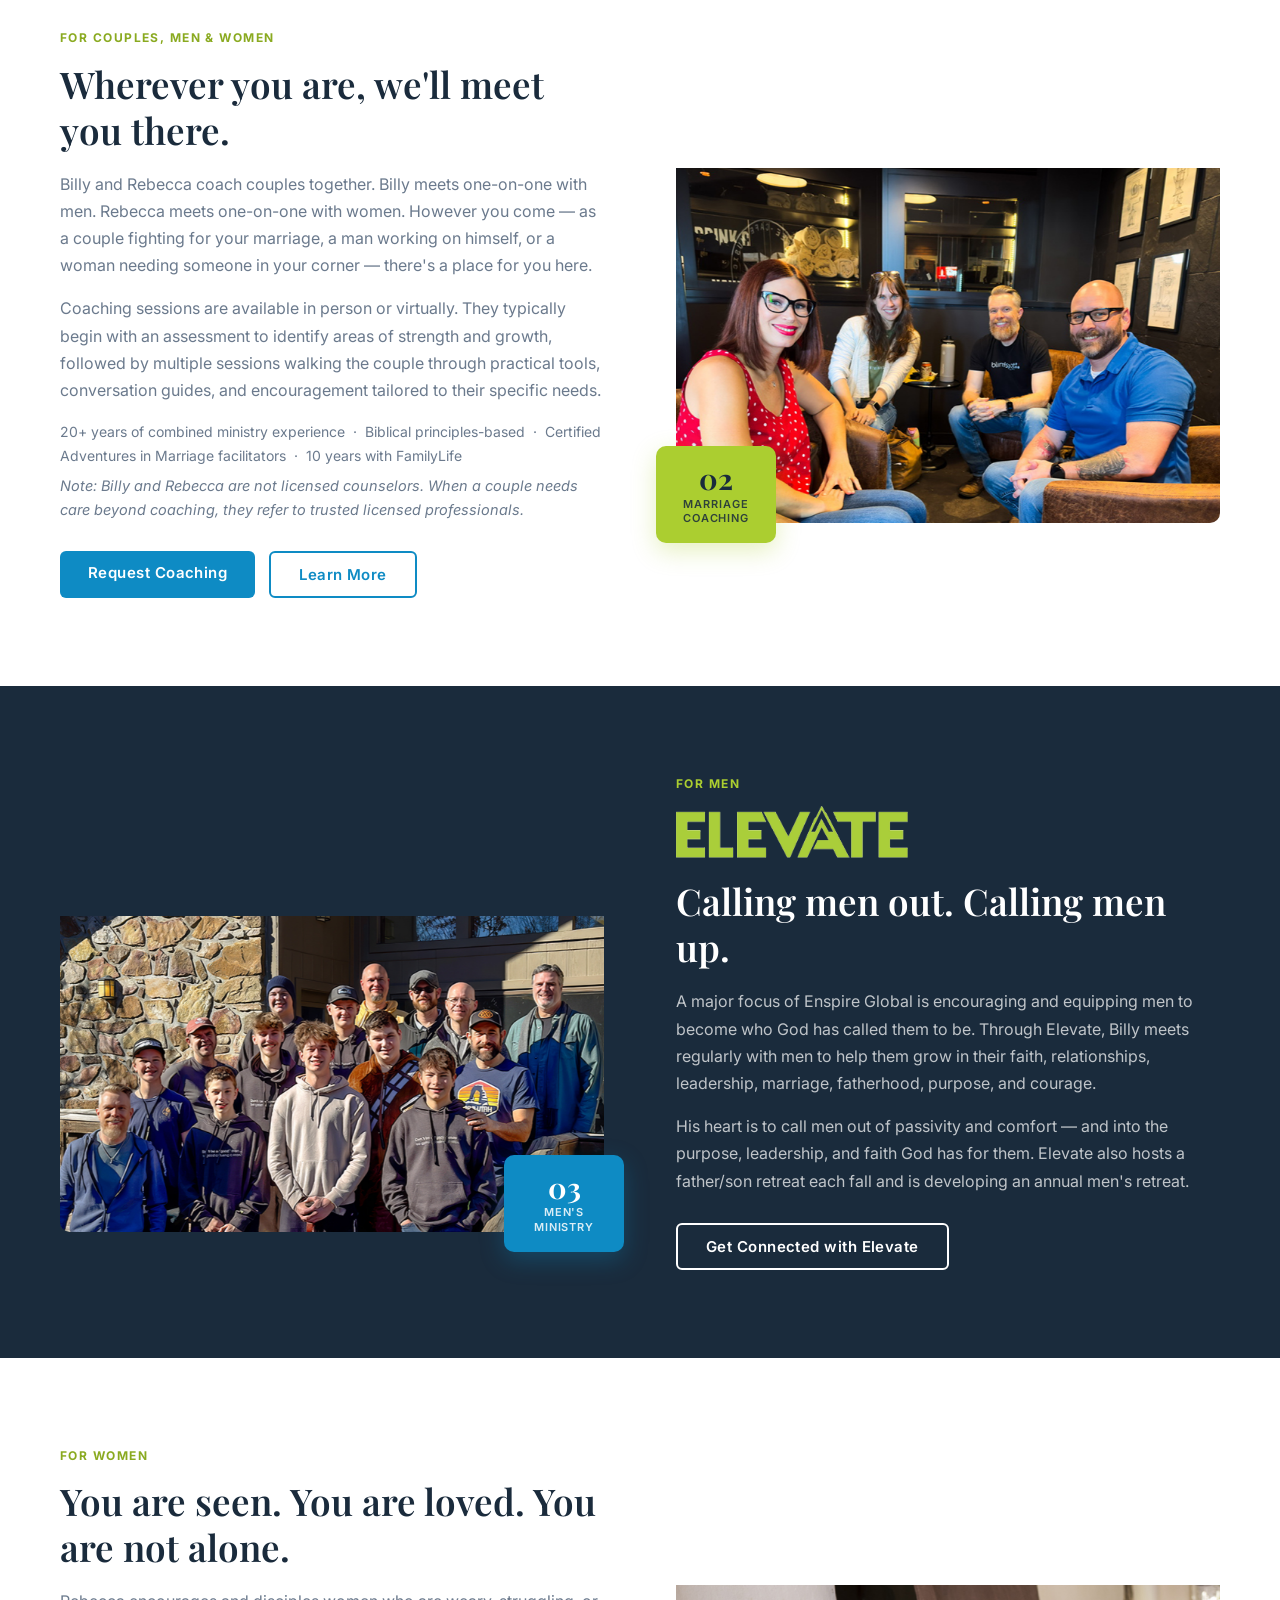
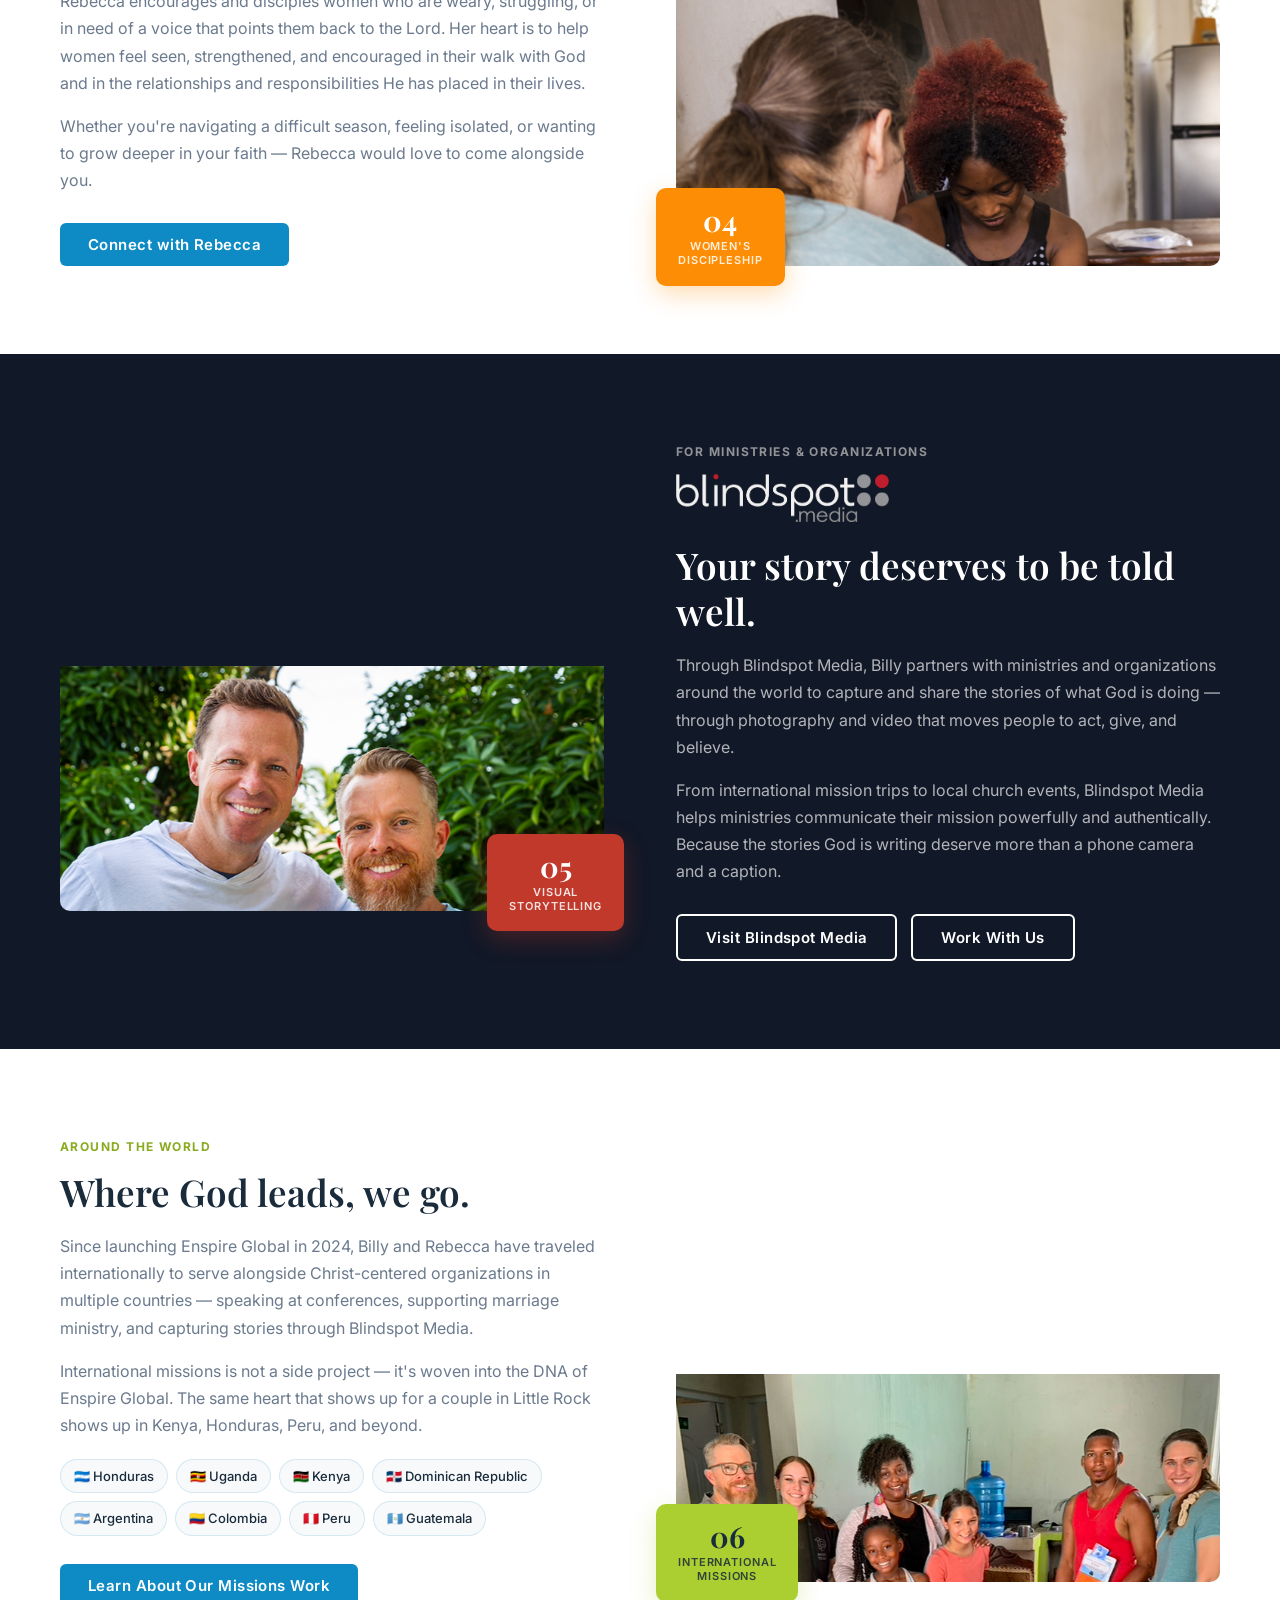
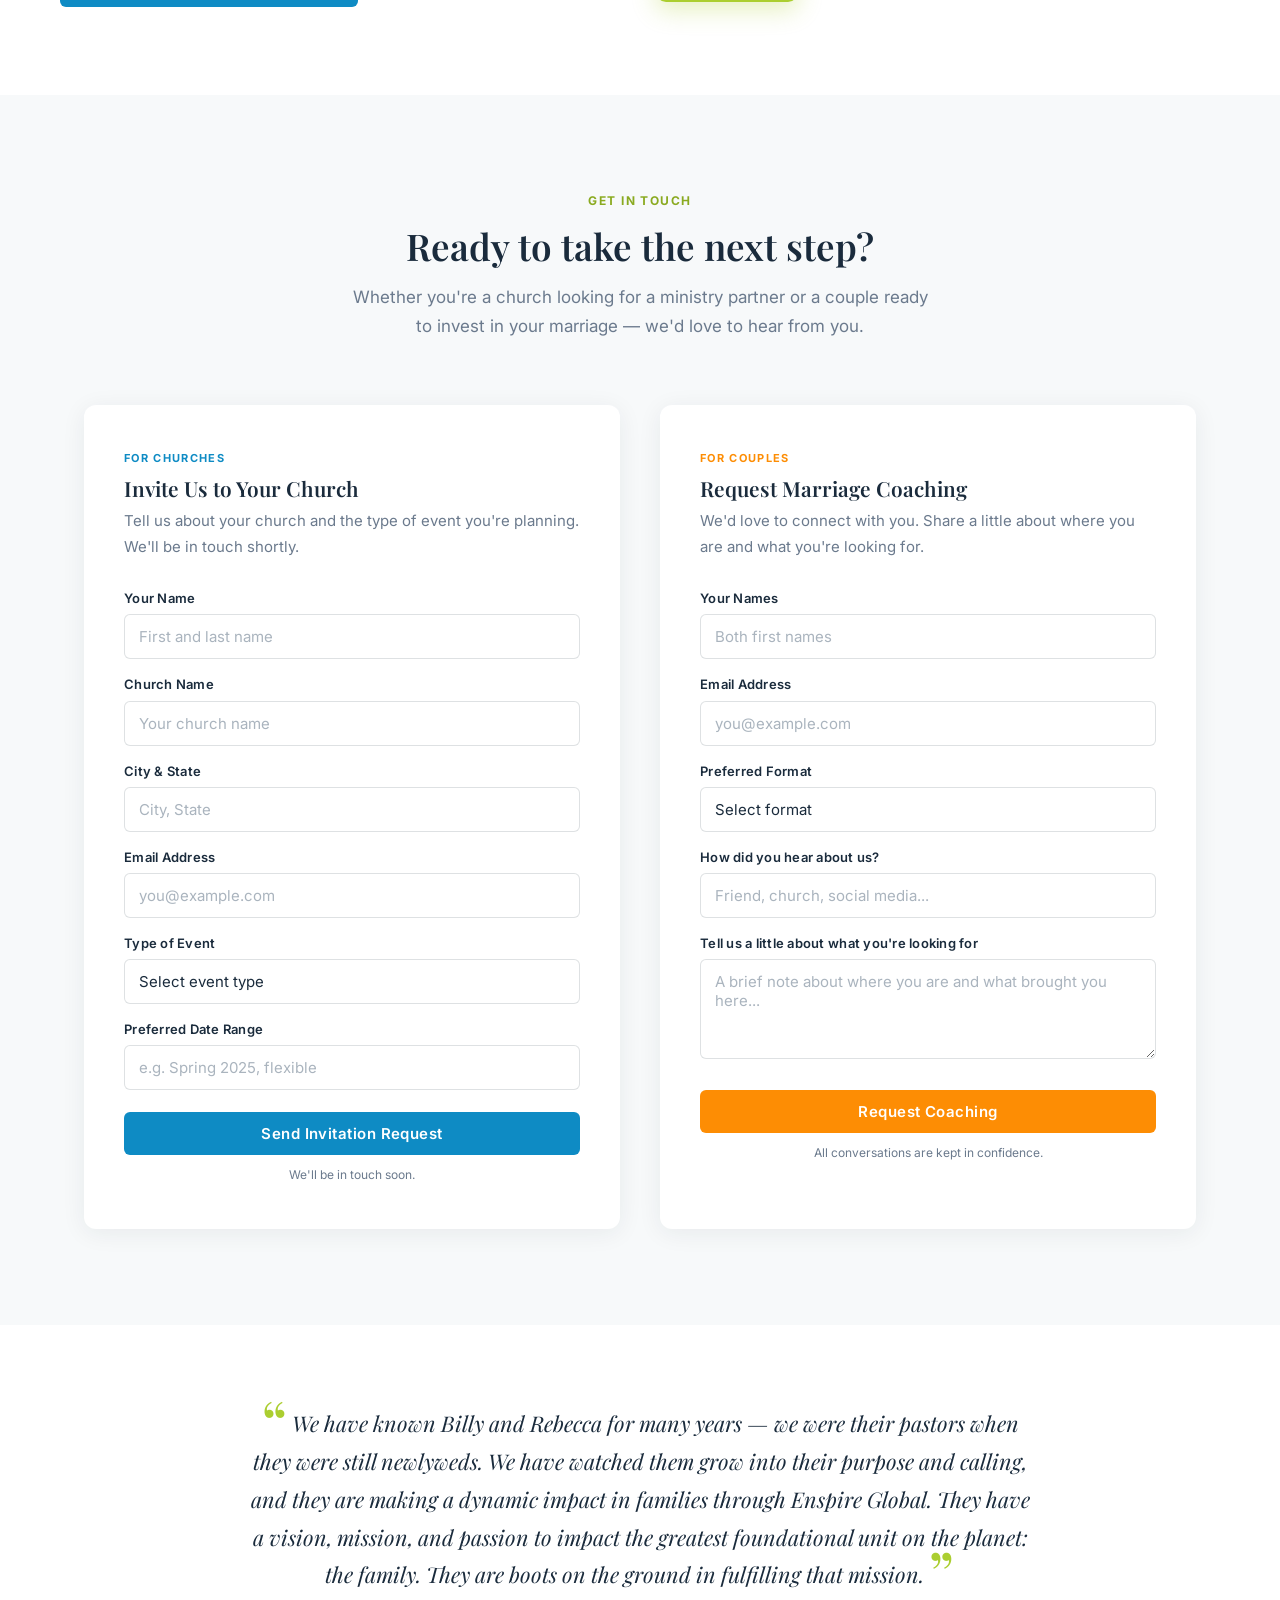
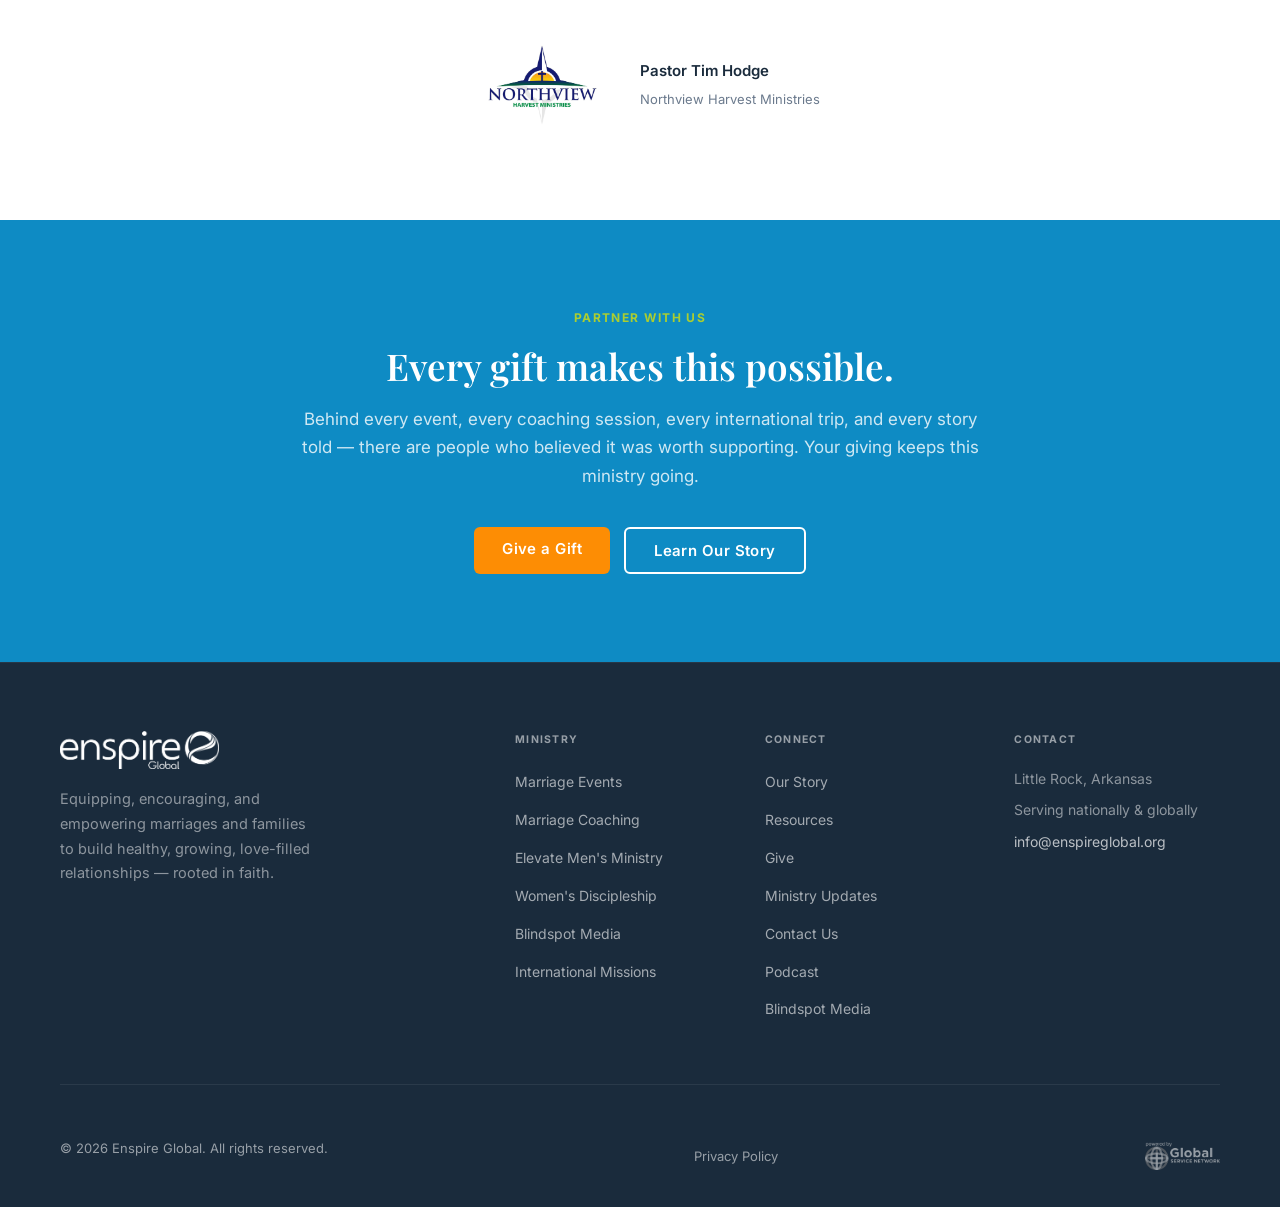
<file: what-we-do.html>
<!DOCTYPE html>
<html lang="en">
<head>
<!-- Google tag (gtag.js) -->
<script async src="https://www.googletagmanager.com/gtag/js?id=G-3XN7P70Y5V"></script>
<script>
  window.dataLayer = window.dataLayer || [];
  function gtag(){dataLayer.push(arguments);}
  gtag('js', new Date());
  gtag('config', 'G-3XN7P70Y5V');
</script>
<meta charset="UTF-8">
<meta name="viewport" content="width=device-width, initial-scale=1.0">
<title>Marriage Coaching & Events, Men's Ministry | Enspire Global</title>
<meta name="robots" content="index, follow">
<meta property="og:type" content="website">
<meta property="og:title" content="What We Do — Enspire Global">
<meta property="og:description" content="Enspire Global offers marriage coaching, marriage events, men's discipleship through Elevate, women's discipleship, Blindspot Media, and international missions.">
<meta property="og:url" content="https://enspireglobal.org/what-we-do">
<meta property="og:site_name" content="Enspire Global">
<meta property="og:image" content="https://enspireglobal.org/images/og-image.jpg">
<meta name="twitter:card" content="summary_large_image">
<meta name="twitter:title" content="What We Do — Enspire Global">
<meta name="twitter:description" content="Enspire Global offers marriage coaching, marriage events, men's discipleship through Elevate, women's discipleship, Blindspot Media, and international missions.">
<meta name="twitter:image" content="https://enspireglobal.org/images/og-image.jpg">
<meta name="description" content="Looking for Christian marriage coaching, a marriage speaker for your church, or men's and women's discipleship? See everything Enspire Global offers — and find your next step.">

<link rel="icon" type="image/png" sizes="32x32" href="images/favicon.png?v=3">
<link rel="apple-touch-icon" href="images/favicon.png?v=3">
<link rel="canonical" href="https://enspireglobal.org/what-we-do">
<link rel="preload" as="image" href="images/photos/hero-what-we-do.webp" fetchpriority="high">
<link rel="preconnect" href="https://fonts.googleapis.com">
<link rel="preconnect" href="https://fonts.gstatic.com" crossorigin>
<link rel="preload" as="style" href="https://fonts.googleapis.com/css2?family=Playfair+Display:ital,wght@0,400;0,600;0,700;1,400;1,600&family=Inter:wght@300;400;500;600;700&display=swap" onload="this.onload=null;this.rel='stylesheet'">
<noscript><link rel="stylesheet" href="https://fonts.googleapis.com/css2?family=Playfair+Display:ital,wght@0,400;0,600;0,700;1,400;1,600&family=Inter:wght@300;400;500;600;700&display=swap"></noscript>
<link rel="stylesheet" href="site.css?v=20260704">
<style>
/* PAGE HERO */
.page-hero{
 margin-top:76px;
 background:linear-gradient(105deg,rgba(10,111,160,.95) 0%,rgba(14,139,196,.85) 50%,rgba(26,43,60,.7) 100%),
  url('images/photos/hero-what-we-do.webp') center 20%/cover no-repeat;
 padding:88px 24px;
 position:relative;
}
.page-hero::after{content:'';position:absolute;left:0;top:12%;bottom:12%;width:5px;background:var(--green);border-radius:0 3px 3px 0}
.page-hero-inner{margin:0 auto;max-width:600px}
.page-hero .eyebrow{color:var(--green);margin-bottom:16px;display:flex;align-items:center;gap:10px}
.page-hero .eyebrow::before{content:'';display:block;width:28px;height:2px;background:var(--green);flex-shrink:0}
.page-hero h1{color:var(--white);margin-bottom:18px}
.page-hero p{font-size:18px;color:rgba(255,255,255,.85);line-height:1.65;max-width:520px}

/* INTRO */
.wwd-intro{padding:72px 24px;background:var(--white);text-align:center}
.wwd-intro-inner{max-width:680px;margin:0 auto}
.wwd-intro .eyebrow{margin-bottom:12px}
.wwd-intro h2{color:var(--dark);margin-bottom:16px}
.wwd-intro p{color:var(--gray);font-size:17px}

/* SERVICE SECTIONS — alternating */
.svc-section{padding:88px 24px}
.svc-section:nth-child(even){background:var(--off-white)}
.svc-section:nth-child(odd){background:var(--white)}
.svc-inner{
 max-width:var(--max-w);margin:0 auto;
 display:grid;grid-template-columns:1fr 1fr;
 gap:72px;align-items:center;
}
.svc-inner.reverse{direction:rtl}
.svc-inner.reverse > *{direction:ltr}

.svc-img{position:relative}
.svc-img img{width:100%;border-radius:10px;display:block}
.svc-img .placeholder{
 width:100%;height:420px;border-radius:10px;
 display:flex;align-items:center;justify-content:center;
 font-size:14px;font-weight:600;color:var(--gray);
 letter-spacing:.05em;text-transform:uppercase;
}
.svc-img .placeholder.blue{background:var(--blue-light)}
.svc-img .placeholder.green{background:rgba(171,206,48,.1)}
.svc-img .placeholder.orange{background:rgba(253,141,4,.08)}
.svc-img .placeholder.dark{background:rgba(26,43,60,.06)}

.svc-badge{
 position:absolute;bottom:-20px;right:-20px;
 background:var(--blue);color:var(--white);
 padding:18px 22px;border-radius:10px;
 box-shadow:0 8px 24px rgba(14,139,196,.3);
 text-align:center;min-width:120px;
}
.svc-badge.green{background:var(--green);color:var(--dark);box-shadow:0 8px 24px rgba(171,206,48,.3)}
.svc-badge.orange{background:var(--orange);color:var(--white);box-shadow:0 8px 24px rgba(253,141,4,.3)}
.svc-badge-num{font-family:var(--font-d);font-size:1.8rem;font-weight:700;line-height:1;display:block}
.svc-badge-label{font-size:11px;font-weight:600;letter-spacing:.08em;text-transform:uppercase;opacity:.85;margin-top:4px;display:block;line-height:1.3}

.svc-text .eyebrow{margin-bottom:12px}
.svc-text h2{color:var(--dark);margin-bottom:18px}
.svc-text p{color:var(--gray);font-size:16px;margin-bottom:16px}
.svc-text .svc-logo{margin-bottom:20px;max-height:52px;width:auto}
.svc-text .svc-cta{margin-top:28px;display:flex;gap:14px;flex-wrap:wrap}

/* ELEVATE SECTION — dark bg special treatment */
.svc-section.elevate{background:var(--dark);position:relative;overflow:hidden}
.svc-section.elevate::before{
 content:'';position:absolute;inset:0;
 background:url('images/photos/bg-elevate.webp') center 30%/cover no-repeat;
 opacity:.1;
}
.svc-section.elevate .svc-text .eyebrow{color:var(--green)}
.svc-section.elevate .svc-text h2{color:var(--white)}
.svc-section.elevate .svc-text p{color:rgba(255,255,255,.72)}

/* BLINDSPOT SECTION — dark bg */
.svc-section.blindspot{background:#111827;position:relative;overflow:hidden}
.svc-section.blindspot::before{
 content:'';position:absolute;inset:0;
 background:url('images/photos/bg-blindspot.webp') center center/cover no-repeat;
 opacity:.15;
}
.svc-section.blindspot .svc-text .eyebrow{color:rgba(200,200,200,.7)}
.svc-section.blindspot .svc-text h2{color:var(--white)}
.svc-section.blindspot .svc-text p{color:rgba(255,255,255,.68)}
.svc-section.blindspot .svc-inner{position:relative;z-index:2}
.svc-section.elevate .svc-inner{position:relative;z-index:2}

/* PASTOR TESTIMONIAL */
.pastor-testimonial{padding:80px 24px;background:var(--white)}
.pastor-testimonial-inner{max-width:780px;margin:0 auto;text-align:center}
.pastor-quote{font-family:var(--font-d);font-size:clamp(1.1rem,2.2vw,1.35rem);font-style:italic;color:var(--dark);line-height:1.75;margin-bottom:36px;position:relative}
.pastor-quote::before{content:'\201C';font-size:4rem;color:var(--green);line-height:0;vertical-align:-1rem;margin-right:4px;font-style:normal}
.pastor-quote::after{content:'\201D';font-size:4rem;color:var(--green);line-height:0;vertical-align:-1rem;margin-left:4px;font-style:normal}
.pastor-attribution{display:flex;align-items:center;justify-content:center;gap:16px;flex-wrap:wrap}
.pastor-logo{max-height:110px;max-width:260px;width:auto;object-fit:contain;mix-blend-mode:multiply}
.pastor-name{text-align:left}
.pastor-name strong{display:block;font-size:15px;font-weight:600;color:var(--dark)}
.pastor-name span{font-size:13px;color:var(--gray)}

/* FORMS SECTION */
.forms-section{padding:96px 24px;background:var(--off-white)}
.forms-header{text-align:center;max-width:580px;margin:0 auto 64px}
.forms-header .eyebrow{margin-bottom:12px}
.forms-header h2{color:var(--dark);margin-bottom:14px}
.forms-header p{color:var(--gray)}
.forms-grid{display:grid;grid-template-columns:1fr 1fr;gap:40px;max-width:var(--max-w);margin:0 auto}
.form-card{background:var(--white);border-radius:12px;padding:44px 40px;box-shadow:0 4px 24px rgba(26,43,60,.07)}
.form-card-eyebrow{font-size:11px;font-weight:700;letter-spacing:.12em;text-transform:uppercase;margin-bottom:8px}
.form-card-eyebrow.blue{color:var(--blue)}
.form-card-eyebrow.orange{color:var(--orange)}
.form-card h3{color:var(--dark);margin-bottom:6px;font-size:1.3rem}
.form-card .form-sub{color:var(--gray);font-size:15px;margin-bottom:28px}
.ff{margin-bottom:14px}
.ff label{display:block;font-size:13px;font-weight:600;color:var(--dark);margin-bottom:5px;letter-spacing:.02em}
.ff input,.ff select,.ff textarea{width:100%;padding:12px 14px;border:1.5px solid rgba(26,43,60,.14);border-radius:var(--r);font-family:var(--font-b);font-size:15px;color:var(--dark);background:var(--white);transition:border-color .2s ease,box-shadow .2s ease;outline:none}
.ff input:focus,.ff select:focus,.ff textarea:focus{border-color:var(--blue);box-shadow:0 0 0 3px rgba(14,139,196,.1)}
.ff input::placeholder,.ff textarea::placeholder{color:#aab4be}
.ff textarea{resize:vertical;min-height:100px}
.ff select{appearance:none;cursor:pointer}
.form-submit{width:100%;margin-top:8px;font-size:15px;padding:14px}
.form-privacy{font-size:12px;color:var(--gray);margin-top:10px;text-align:center}

/* CLOSING CTA */
.wwd-cta{padding:88px 24px;background:var(--blue)}
.wwd-cta-inner{max-width:680px;margin:0 auto;text-align:center}
.wwd-cta .eyebrow{color:var(--green);margin-bottom:14px}
.wwd-cta h2{color:var(--white);margin-bottom:16px}
.wwd-cta p{color:rgba(255,255,255,.8);font-size:17px;line-height:1.7}
.wwd-cta-actions{display:flex;gap:14px;justify-content:center;flex-wrap:wrap;margin-top:36px}

/* MOBILE QUICK-NAV */
.mob-quicknav{display:none;overflow-x:auto;-webkit-overflow-scrolling:touch;white-space:nowrap;padding:14px 24px;background:var(--white);border-bottom:1px solid rgba(14,139,196,.1);position:sticky;top:76px;z-index:50}
.mob-quicknav a{display:inline-block;font-size:13px;font-weight:600;color:var(--gray);padding:7px 14px;border-radius:100px;border:1.5px solid rgba(26,43,60,.12);margin-right:8px;transition:background .2s,color .2s,border-color .2s;text-decoration:none;white-space:nowrap}
.mob-quicknav a:hover,.mob-quicknav a:focus{background:var(--blue-light);color:var(--blue);border-color:var(--blue)}
@media(max-width:768px){.mob-quicknav{display:block}}

/* RESPONSIVE */
@media(max-width:1024px){
 .svc-inner{gap:48px}
 .forms-grid{grid-template-columns:1fr}
}
@media(max-width:768px){
 .svc-inner{grid-template-columns:1fr;gap:40px}
 .svc-inner.reverse{direction:ltr}
 .svc-badge{right:0;bottom:-14px}
 .form-card{padding:32px 24px}
}

/* === PARALLAX + SCROLL ANIMATIONS === */
@media(min-width:769px){
 .svc-section.elevate::before,.svc-section.blindspot::before{background-attachment:fixed}
}
.ctag{background:var(--off-white);border:1px solid rgba(14,139,196,.15);color:var(--dark);padding:5px 13px;border-radius:100px;font-size:13px;font-weight:500;display:inline-block}
</style>
<script type="application/ld+json">
{
  "@context": "https://schema.org",
  "@type": "WebPage",
  "name": "What We Do — Enspire Global",
  "url": "https://enspireglobal.org/what-we-do",
  "description": "Enspire Global equips marriages, trains church leaders, and partners with Blindspot Media to serve communities worldwide.",
  "about": [
    {"@type": "Service", "name": "Marriage Coaching", "provider": {"@type": "Organization", "name": "Enspire Global"}},
    {"@type": "Service", "name": "Church Leadership Training", "provider": {"@type": "Organization", "name": "Enspire Global"}}
  ]
}
</script>
</head>
<body>
<a href="#main-content" class="skip-link">Skip to main content</a>

<!-- NAV -->
<nav class="site-nav" aria-label="Main navigation">
 <div class="nav-inner">
  <a href="/" class="nav-logo" aria-label="Enspire Global Home">
   <img src="images/logos/enspire-global-color.png" alt="Enspire Global">
  </a>
  <ul class="nav-links">
      <li><a href="/about">About Us</a></li>
      <li><a href="/what-we-do" class="active">What We Do</a></li>
      <li><a href="/missions">Missions</a></li>
      <li><a href="/resources">Resources</a></li>
      <li><a href="/give">Give</a></li>
      <li><a href="/updates">Ministry Updates</a></li>
      <li><a href="/contact">Contact</a></li>
    </ul>
<a href="https://give.globalservicenetwork.org/giftcart/give.aspx?desig=51023003" class="btn btn-give nav-cta" target="_blank" rel="noopener noreferrer">Give Now</a>
  <button class="nav-burger" aria-label="Toggle menu" aria-expanded="false" onclick="this.setAttribute('aria-expanded',document.getElementById('mn').classList.toggle('open'))">
   <span></span><span></span><span></span>
  </button>
 </div>
</nav>
<div class="mob-nav" id="mn" aria-label="Mobile navigation">
 <ul>
    <li><a href="/about">About Us</a></li>
    <li><a href="/what-we-do">What We Do</a></li>
    <li><a href="/missions">Missions</a></li>
    <li><a href="/resources">Resources</a></li>
    <li><a href="/give">Give</a></li>
    <li><a href="/updates">Ministry Updates</a></li>
    <li><a href="/contact">Contact</a></li>
  </ul>
 <div class="mob-cta">
    <a href="https://give.globalservicenetwork.org/giftcart/give.aspx?desig=51023003" class="btn btn-give" target="_blank" rel="noopener noreferrer">Give Now</a>
    <a href="/contact" class="btn btn-outline-blue">Contact Us</a>
  </div>
</div>

<main id="main-content">
<!-- PAGE HERO -->
<section class="page-hero" aria-label="What We Do hero">
 <div class="page-hero-inner">
  <p class="eyebrow">How We Serve</p>
  <h1>Real help for real relationships.</h1>
  <p>Enspire Global serves couples, families, men, women, churches, and partner ministries through practical coaching, events, discipleship, and storytelling — locally and around the world.</p>
 </div>
</section>

<!-- MOBILE QUICK-NAV -->
<nav class="mob-quicknav" aria-label="Jump to section">
 <a href="#marriage-events">Marriage Events</a>
 <a href="#coaching">Coaching</a>
 <a href="#elevate">Men's Ministry</a>
 <a href="#womens">Women's</a>
 <a href="#blindspot">Blindspot Media</a>
 <a href="#missions">Missions</a>
</nav>

<!-- INTRO -->
<section class="wwd-intro" aria-label="Introduction">
 <div class="wwd-intro-inner">
  <span class="eyebrow">What We Offer</span>
  <h2>Six ways we serve — one mission.</h2>
  <p>Whether you're a couple looking for Christian marriage coaching, a pastor wanting a marriage event speaker for your church, a man seeking accountability and discipleship, a woman longing for community and encouragement, or a ministry needing visual storytelling — there's a place for you here.</p>
 </div>
</section>

<!-- 01 MARRIAGE EVENTS -->
<section class="svc-section" id="marriage-events" aria-labelledby="me-h">
 <div class="svc-inner">
  <div class="svc-img">
   <picture><source srcset="images/photos/01-MARRIAGE-EVENTS.webp" type="image/webp"><img src="images/photos/01-MARRIAGE-EVENTS.jpg" loading="lazy" alt="Marriage event with Billy and Rebecca Altman" style="width:100%;border-radius:10px;display:block;object-fit:cover;height:420px;"></picture>
   <div class="svc-badge">
    <span class="svc-badge-num">01</span>
    <span class="svc-badge-label">Marriage<br>Events</span>
   </div>
  </div>
  <div class="svc-text">
   <span class="eyebrow">For Churches &amp; Couples</span>
   <h2 id="me-h">Bringing marriage ministry to your church.</h2>
   <p>Billy and Rebecca partner with churches as keynote speakers and ministry partners for marriage conferences, weekend retreats, date nights, and one-day events. They serve churches both large and small, coming alongside them to encourage and equip couples at every stage of relationship.</p>
   <p>Whether your church is hosting its first marriage event or has an established program, Enspire Global will show up prepared, personal, and ready to serve your congregation well.</p>
   <div class="svc-cta">
    <a href="#church-invite" class="btn btn-primary">Invite Us to Your Church</a>
    <a href="/contact" class="btn btn-outline-blue">Ask a Question</a>
   </div>
  </div>
 </div>
</section>

<!-- 02 MARRIAGE COACHING -->
<section class="svc-section" id="coaching" aria-labelledby="mc-h">
 <div class="svc-inner reverse">
  <div class="svc-img">
   <picture><source srcset="images/photos/02-MARRIAGE-COACHING.webp" type="image/webp"><img src="images/photos/02-MARRIAGE-COACHING.jpg" loading="lazy" alt="Marriage coaching session" style="width:100%;border-radius:10px;display:block;object-fit:cover;height:420px;"></picture>
   <div class="svc-badge green" style="left:-20px;right:auto">
    <span class="svc-badge-num">02</span>
    <span class="svc-badge-label">Marriage<br>Coaching</span>
   </div>
  </div>
  <div class="svc-text">
   <span class="eyebrow">For Couples, Men &amp; Women</span>
   <h2 id="mc-h">Wherever you are, we'll meet you there.</h2>
   <p>Billy and Rebecca coach couples together. Billy meets one-on-one with men. Rebecca meets one-on-one with women. However you come — as a couple fighting for your marriage, a man working on himself, or a woman needing someone in your corner — there's a place for you here.</p>
   <p>Coaching sessions are available in person or virtually. They typically begin with an assessment to identify areas of strength and growth, followed by multiple sessions walking the couple through practical tools, conversation guides, and encouragement tailored to their specific needs.</p>
   <p style="font-size:14px;color:var(--gray);margin-bottom:6px;">20+ years of combined ministry experience &nbsp;·&nbsp; Biblical principles-based &nbsp;·&nbsp; Certified Adventures in Marriage facilitators &nbsp;·&nbsp; 10 years with FamilyLife</p>
   <p style="font-size:14.5px;color:var(--gray);font-style:italic;">Note: Billy and Rebecca are not licensed counselors. When a couple needs care beyond coaching, they refer to trusted licensed professionals.</p>
   <div class="svc-cta">
    <a href="#coaching-request" class="btn btn-primary">Request Coaching</a>
    <a href="/contact" class="btn btn-outline-blue">Learn More</a>
   </div>
  </div>
 </div>
</section>

<!-- 03 ELEVATE MEN'S MINISTRY -->
<section class="svc-section elevate" id="elevate" aria-labelledby="elevate-h">
 <div class="svc-inner">
  <div class="svc-img">
   <picture><source srcset="images/photos/03-MENS-MINISTRY.webp" type="image/webp"><img src="images/photos/03-MENS-MINISTRY.jpg" loading="lazy" alt="Elevate Media production" style="width:100%;border-radius:10px;display:block;object-fit:cover;height:420px;"></picture>
   <div class="svc-badge" style="bottom:-20px;right:-20px">
    <span class="svc-badge-num">03</span>
    <span class="svc-badge-label">Men's<br>Ministry</span>
   </div>
  </div>
  <div class="svc-text">
   <span class="eyebrow">For Men</span>
   <img src="images/logos/elevate-logo.png" alt="Elevate Men's Ministry" class="svc-logo" loading="lazy" style="max-height:52px;width:auto;margin-bottom:20px;">
   <h2 id="elevate-h">Calling men out. Calling men up.</h2>
   <p>A major focus of Enspire Global is encouraging and equipping men to become who God has called them to be. Through Elevate, Billy meets regularly with men to help them grow in their faith, relationships, leadership, marriage, fatherhood, purpose, and courage.</p>
   <p>His heart is to call men out of passivity and comfort — and into the purpose, leadership, and faith God has for them. Elevate also hosts a father/son retreat each fall and is developing an annual men's retreat.</p>
   <div class="svc-cta">
    <a href="/contact" class="btn btn-outline">Get Connected with Elevate</a>
   </div>
  </div>
 </div>
</section>

<!-- 04 WOMEN'S DISCIPLESHIP -->
<section class="svc-section" id="womens" aria-labelledby="wd-h">
 <div class="svc-inner reverse">
  <div class="svc-img">
   <picture><source srcset="images/photos/04-WOMENS-DISCIPLESHIP.webp" type="image/webp"><img src="images/photos/04-WOMENS-DISCIPLESHIP.jpg" loading="lazy" alt="Women's discipleship gathering" style="width:100%;border-radius:10px;display:block;object-fit:cover;height:420px;"></picture>
   <div class="svc-badge" style="left:-20px;right:auto;background:var(--orange);box-shadow:0 8px 24px rgba(253,141,4,.3)">
    <span class="svc-badge-num">04</span>
    <span class="svc-badge-label">Women's<br>Discipleship</span>
   </div>
  </div>
  <div class="svc-text">
   <span class="eyebrow">For Women</span>
   <h2 id="wd-h">You are seen. You are loved. You are not alone.</h2>
   <p>Rebecca encourages and disciples women who are weary, struggling, or in need of a voice that points them back to the Lord. Her heart is to help women feel seen, strengthened, and encouraged in their walk with God and in the relationships and responsibilities He has placed in their lives.</p>
   <p>Whether you're navigating a difficult season, feeling isolated, or wanting to grow deeper in your faith — Rebecca would love to come alongside you.</p>
   <div class="svc-cta">
    <a href="/contact" class="btn btn-primary">Connect with Rebecca</a>
   </div>
  </div>
 </div>
</section>

<!-- 05 VISUAL STORYTELLING / BLINDSPOT MEDIA -->
<section class="svc-section blindspot" id="blindspot" aria-labelledby="bs-h">
 <div class="svc-inner">
  <div class="svc-img">
   <picture><source srcset="images/photos/05-VISUAL-STORYTELLING.webp" type="image/webp"><img src="images/photos/05-VISUAL-STORYTELLING.jpg" loading="lazy" alt="Blindspot Media filming" style="width:100%;border-radius:10px;display:block;object-fit:cover;height:420px;"></picture>
   <div class="svc-badge" style="bottom:-20px;right:-20px;background:#c0392b;box-shadow:0 8px 24px rgba(192,57,43,.3)">
    <span class="svc-badge-num">05</span>
    <span class="svc-badge-label">Visual<br>Storytelling</span>
   </div>
  </div>
  <div class="svc-text">
   <span class="eyebrow">For Ministries &amp; Organizations</span>
   <img src="images/logos/blindspot-logo-missions.png" alt="Blindspot Media" class="svc-logo" loading="lazy" style="max-height:48px;width:auto;margin-bottom:20px;">
   <h2 id="bs-h">Your story deserves to be told well.</h2>
   <p>Through Blindspot Media, Billy partners with ministries and organizations around the world to capture and share the stories of what God is doing — through photography and video that moves people to act, give, and believe.</p>
   <p>From international mission trips to local church events, Blindspot Media helps ministries communicate their mission powerfully and authentically. Because the stories God is writing deserve more than a phone camera and a caption.</p>
   <div class="svc-cta">
    <a href="https://www.blindspot.media" class="btn btn-outline" target="_blank" rel="noopener noreferrer">Visit Blindspot Media</a>
    <a href="/contact" class="btn btn-outline">Work With Us</a>
   </div>
  </div>
 </div>
</section>

<!-- 06 INTERNATIONAL MISSIONS -->
<section class="svc-section" id="missions" aria-labelledby="im-h">
 <div class="svc-inner reverse">
  <div class="svc-img">
   <picture><source srcset="images/photos/06-INTERNATIONAL-MISSIONS.webp" type="image/webp"><img src="images/photos/06-INTERNATIONAL-MISSIONS.jpg" loading="lazy" alt="Billy Altman serving on the international mission field through Enspire Global" style="width:100%;border-radius:10px;display:block;object-fit:cover;height:420px;"></picture>
   <div class="svc-badge green" style="left:-20px;right:auto">
    <span class="svc-badge-num">06</span>
    <span class="svc-badge-label">International<br>Missions</span>
   </div>
  </div>
  <div class="svc-text">
   <span class="eyebrow">Around the World</span>
   <h2 id="im-h">Where God leads, we go.</h2>
   <p>Since launching Enspire Global in 2024, Billy and Rebecca have traveled internationally to serve alongside Christ-centered organizations in multiple countries — speaking at conferences, supporting marriage ministry, and capturing stories through Blindspot Media.</p>
   <p>International missions is not a side project — it's woven into the DNA of Enspire Global. The same heart that shows up for a couple in Little Rock shows up in Kenya, Honduras, Peru, and beyond.</p>
   <div class="countries" style="display:flex;flex-wrap:wrap;gap:8px;margin:20px 0">
    <span class="ctag">🇭🇳 Honduras</span>
    <span class="ctag">🇺🇬 Uganda</span>
    <span class="ctag">🇰🇪 Kenya</span>
    <span class="ctag">🇩🇴 Dominican Republic</span>
    <span class="ctag">🇦🇷 Argentina</span>
    <span class="ctag">🇨🇴 Colombia</span>
    <span class="ctag">🇵🇪 Peru</span>
    <span class="ctag">🇬🇹 Guatemala</span>
   </div>
   <div class="svc-cta">
    <a href="/missions" class="btn btn-primary">Learn About Our Missions Work</a>
   </div>
  </div>
 </div>
</section>

<!-- CONTACT FORMS -->
<section class="forms-section" id="connect" aria-labelledby="forms-h">
 <div class="container">
  <div class="forms-header">
   <span class="eyebrow">Get in Touch</span>
   <h2 id="forms-h">Ready to take the next step?</h2>
   <p>Whether you're a church looking for a ministry partner or a couple ready to invest in your marriage — we'd love to hear from you.</p>
  </div>
  <div class="forms-grid">

   <!-- CHURCH FORM -->
   <div class="form-card" id="church-invite" role="form" aria-label="Church invite request form">
    <p class="form-card-eyebrow blue">For Churches</p>
    <h3>Invite Us to Your Church</h3>
    <p class="form-sub">Tell us about your church and the type of event you're planning. We'll be in touch shortly.</p>
    <input type="checkbox" name="botcheck-church" style="display:none" tabindex="-1" aria-hidden="true">
   <div class="ff"><label for="c-name">Your Name</label><input type="text" id="c-name" placeholder="First and last name" autocomplete="name"></div>
    <div class="ff"><label for="c-church">Church Name</label><input type="text" id="c-church" placeholder="Your church name"></div>
    <div class="ff"><label for="c-city">City &amp; State</label><input type="text" id="c-city" placeholder="City, State"></div>
    <div class="ff"><label for="c-email">Email Address</label><input type="email" id="c-email" placeholder="you@example.com" autocomplete="email"></div>
    <div class="ff">
     <label for="c-event">Type of Event</label>
     <select id="c-event">
      <option value="" disabled selected>Select event type</option>
      <option>Marriage Conference</option>
      <option>Weekend Retreat</option>
      <option>Date Night Event</option>
      <option>One-Day Marriage Event</option>
      <option>Not Sure Yet</option>
     </select>
    </div>
    <div class="ff"><label for="c-date">Preferred Date Range</label><input type="text" id="c-date" placeholder="e.g. Spring 2025, flexible"></div>
    <p id="church-err" style="display:none;color:#c0392b;font-size:14px;margin-bottom:10px;" role="alert"></p>
    <button type="button" id="btn-church" class="btn btn-primary form-submit">Send Invitation Request</button>
    <p class="form-privacy">We'll be in touch soon.</p>
   </div>

   <!-- COUPLE FORM -->
   <div class="form-card" id="coaching-request" role="form" aria-label="Marriage coaching request form">
    <p class="form-card-eyebrow orange">For Couples</p>
    <h3>Request Marriage Coaching</h3>
    <p class="form-sub">We'd love to connect with you. Share a little about where you are and what you're looking for.</p>
    <input type="checkbox" name="botcheck-coaching" style="display:none" tabindex="-1" aria-hidden="true">
    <div class="ff"><label for="p-name">Your Names</label><input type="text" id="p-name" placeholder="Both first names" autocomplete="name"></div>
    <div class="ff"><label for="p-email">Email Address</label><input type="email" id="p-email" placeholder="you@example.com" autocomplete="email"></div>
    <div class="ff">
     <label for="p-format">Preferred Format</label>
     <select id="p-format">
      <option value="" disabled selected>Select format</option>
      <option>In Person (Little Rock, AR)</option>
      <option>Virtual</option>
      <option>No Preference</option>
     </select>
    </div>
    <div class="ff"><label for="p-hear">How did you hear about us?</label><input type="text" id="p-hear" placeholder="Friend, church, social media..."></div>
    <div class="ff"><label for="p-note">Tell us a little about what you're looking for</label><textarea id="p-note" placeholder="A brief note about where you are and what brought you here..."></textarea></div>
    <p id="coaching-err" style="display:none;color:#c0392b;font-size:14px;margin-bottom:10px;" role="alert"></p>
    <button type="button" id="btn-coaching" class="btn btn-give form-submit">Request Coaching</button>
    <p class="form-privacy">All conversations are kept in confidence.</p>
   </div>

  </div>
 </div>
</section>

<!-- CLOSING CTA -->
<section class="pastor-testimonial" aria-label="Pastor testimonial">
 <div class="pastor-testimonial-inner">
  <p class="pastor-quote">We have known Billy and Rebecca for many years — we were their pastors when they were still newlyweds. We have watched them grow into their purpose and calling, and they are making a dynamic impact in families through Enspire Global. They have a vision, mission, and passion to impact the greatest foundational unit on the planet: the family. They are boots on the ground in fulfilling that mission.</p>
  <div class="pastor-attribution">
   <img src="images/logos/partner-northview.png" alt="Northview Harvest Ministries" class="pastor-logo" loading="lazy">
   <div class="pastor-name">
    <strong>Pastor Tim Hodge</strong>
    <span>Northview Harvest Ministries</span>
   </div>
  </div>
 </div>
</section>

<section class="wwd-cta" aria-labelledby="wwd-cta-h">
 <div class="wwd-cta-inner">
  <span class="eyebrow">Partner With Us</span>
  <h2 id="wwd-cta-h">Every gift makes this possible.</h2>
  <p>Behind every event, every coaching session, every international trip, and every story told — there are people who believed it was worth supporting. Your giving keeps this ministry going.</p>
  <div class="wwd-cta-actions">
   <a href="/give" class="btn btn-give">Give a Gift</a>
   <a href="/about" class="btn btn-outline">Learn Our Story</a>
  </div>
 </div>
</section>

<!-- FOOTER -->
</main>
<footer class="footer" aria-label="Site footer">
 <div class="footer-in">
  <div class="footer-top">
   <div class="fbrand">
    <img src="images/logos/enspire-global-white.png" alt="Enspire Global">
    <p>Equipping, encouraging, and empowering marriages and families to build healthy, growing, love-filled relationships — rooted in faith.</p>
   </div>
   <div class="footer-col">
    <h4>Ministry</h4>
    <ul>
     <li><a href="#marriage-events">Marriage Events</a></li>
     <li><a href="#coaching">Marriage Coaching</a></li>
     <li><a href="#elevate">Elevate Men's Ministry</a></li>
     <li><a href="#womens">Women's Discipleship</a></li>
     <li><a href="#blindspot">Blindspot Media</a></li>
     <li><a href="#missions">International Missions</a></li>
    </ul>
   </div>
   <div class="footer-col">
    <h4>Connect</h4>
    <ul>
     <li><a href="/about">Our Story</a></li>
     <li><a href="/resources">Resources</a></li>
     <li><a href="/give">Give</a></li>
     <li><a href="/updates">Ministry Updates</a></li>
     <li><a href="/contact">Contact Us</a></li>
          <li><a href="/podcast">Podcast</a></li>
     <li><a href="https://www.blindspot.media" target="_blank" rel="noopener noreferrer">Blindspot Media</a></li>
    </ul>
   </div>
   <div class="footer-col fcontact">
    <h4>Contact</h4>
    <p>Little Rock, Arkansas</p>
    <p>Serving nationally &amp; globally</p>
    <p style="margin-top:8px"><a href="mailto:info@enspireglobal.org">info@enspireglobal.org</a></p>
   </div>
  </div>
  <div class="footer-btm" style="align-items:center;">
   <p>© 2026 Enspire Global. All rights reserved.</p>
   <a href="/privacy">Privacy Policy</a>
   <img src="images/logos/gsn-white.png" alt="Powered by Global Service Network" style="max-height:28px;width:auto;display:block;opacity:0.55;">
  </div>
 </div>
</footer>

<script>
document.querySelectorAll('.mob-nav a').forEach(l=>l.addEventListener('click',()=>{document.getElementById('mn').classList.remove('open');document.querySelector('.nav-burger').setAttribute('aria-expanded','false');}));
</script>
<script>

function showSuccess(el, msg) {
  el.disabled = true;
  var d = document.createElement('div');
  d.style.cssText = 'background:#edfbea;border:1px solid #abce30;border-radius:8px;padding:20px;margin-top:16px;color:#1a2b3c;font-size:15px;line-height:1.5';
  d.innerHTML = msg;
  el.parentNode.appendChild(d);
}
// Church invite form
document.getElementById('btn-church').addEventListener('click', function() {
  var btn = this;
  var name = document.getElementById('c-name').value.trim();
  var church = document.getElementById('c-church').value.trim();
  var city = document.getElementById('c-city').value.trim();
  var email = document.getElementById('c-email').value.trim();
  var event_type = document.getElementById('c-event').value;
  var date = document.getElementById('c-date').value.trim();
  var churchErr = document.getElementById('church-err');
  churchErr.style.display = 'none'; churchErr.textContent = '';
  if (!name || !church || !email) { churchErr.textContent = 'Please fill in your name, church, and email.'; churchErr.style.display = 'block'; return; }
  if (!/^[^\s@]+@[^\s@]+\.[^\s@]+$/.test(email)) { churchErr.textContent = 'Please enter a valid email address.'; churchErr.style.display = 'block'; return; }
  btn.textContent = 'Sending...'; btn.disabled = true;
  fetch('https://api.web3forms.com/submit', {
    method:'POST', headers:{'Content-Type':'application/json','Accept':'application/json'},
    body: JSON.stringify({
      access_key: 'a4b05129-373e-4f40-a38e-bf7459378109',
      subject: 'Church Event Invitation Request — ' + church,
      name: name, email: email,
      church: church, city: city,
      event_type: event_type, date_range: date,
      botcheck: false})
  }).then(function(r){return r.json()}).then(function(j){
    if (j.success) showSuccess(btn, '<strong>Request sent!</strong><br>Thank you, ' + name.split(' ')[0] + '. We\'ll follow up within 2-3 business days.');
    else { btn.textContent='Send Invitation Request'; btn.disabled=false; churchErr.textContent='Something went wrong. Please try again.'; churchErr.style.display='block'; }
  }).catch(function(){
    btn.textContent='Send Invitation Request'; btn.disabled=false; churchErr.textContent='Something went wrong. Please try again.'; churchErr.style.display='block';
  });
});
// Coaching request form
document.getElementById('btn-coaching').addEventListener('click', function() {
  var btn = this;
  var name = document.getElementById('p-name').value.trim();
  var email = document.getElementById('p-email').value.trim();
  var format = document.getElementById('p-format').value;
  var hear = document.getElementById('p-hear').value.trim();
  var note = document.getElementById('p-note').value.trim();
  var coachErr = document.getElementById('coaching-err');
  coachErr.style.display = 'none'; coachErr.textContent = '';
  if (!name || !email) { coachErr.textContent = 'Please enter your name and email.'; coachErr.style.display = 'block'; return; }
  if (!/^[^\s@]+@[^\s@]+\.[^\s@]+$/.test(email)) { coachErr.textContent = 'Please enter a valid email address.'; coachErr.style.display = 'block'; return; }
  btn.textContent = 'Sending...'; btn.disabled = true;
  fetch('https://api.web3forms.com/submit', {
    method:'POST', headers:{'Content-Type':'application/json','Accept':'application/json'},
    body: JSON.stringify({
      access_key: 'a4b05129-373e-4f40-a38e-bf7459378109',
      subject: 'Coaching Request — Enspire Global',
      name: name, email: email,
      preferred_format: format, how_heard: hear, note: note,
      botcheck: false})
  }).then(function(r){return r.json()}).then(function(j){
    if (j.success) showSuccess(btn, '<strong>Request received!</strong><br>Thank you for reaching out. We\'ll be in touch soon.');
    else { btn.textContent='Request Coaching'; btn.disabled=false; coachErr.textContent='Something went wrong. Please try again.'; coachErr.style.display='block'; }
  }).catch(function(){
    btn.textContent='Request Coaching'; btn.disabled=false; coachErr.textContent='Something went wrong. Please try again.'; coachErr.style.display='block';
  });
});

</script>
<script>
(function(){
 // Scroll-triggered fade-up animations
 var sel='section .eyebrow,section h2,section h3,.pcard,.fstat,.meet-card,.mcard,.partner-card,.give-card,.country-card,.gallery-item,.offer-box,.svc-text,.signup,.prayer-in>*,.mission-strip-inner';
 var els=[].slice.call(document.querySelectorAll(sel));
 els.forEach(function(el){el.classList.add('anim')});
 var io=new IntersectionObserver(function(entries){
  entries.forEach(function(e){if(e.isIntersecting){e.target.classList.add('in');io.unobserve(e.target)}})
 },{threshold:.1,rootMargin:'0px 0px -30px 0px'});
 els.forEach(function(el){io.observe(el)});
 // Image parallax for What We Do photos
 var isDesktop=window.matchMedia('(min-width:769px)').matches;
 if(isDesktop){
  var svcImgs=[].slice.call(document.querySelectorAll('.svc-img img'));
  if(svcImgs.length){
   svcImgs.forEach(function(img){
    var wrap=document.createElement('div');
    wrap.style.cssText='overflow:hidden;border-radius:10px;';
    img.style.borderRadius='0';
    img.style.willChange='transform';
    img.style.transform='scale(1.08)';
    img.parentNode.insertBefore(wrap,img);
    wrap.appendChild(img);
   });
   function tick(){
    svcImgs.forEach(function(img){
     var r=img.parentElement.getBoundingClientRect();
     var off=((r.top+r.height/2)/window.innerHeight-0.5)*50;
     img.style.transform='translateY('+off.toFixed(1)+'px) scale(1.08)';
    });
   }
   window.addEventListener('scroll',tick,{passive:true});
   tick();
  }
 }
 if(isDesktop){
  var pH=document.querySelector('.page-hero');
  if(pH){
   window.addEventListener('scroll',function(){
    pH.style.backgroundPositionY='calc(20% + '+(window.scrollY*0.2).toFixed(1)+'px)';
   },{passive:true});
  }
 }
})();
</script>
</body>
</html>
</file>
<file: site.css>
/* Enspire Global — site.css
   Shared across all pages: variables, reset, typography, buttons, nav, footer, animations */

:root{
 --blue:#0E8BC4;--blue-dark:#0a6fa0;--blue-light:#e8f4fb;
 --green:#ABCE30;--green-dark:#8aaa20;
 --orange:#FD8D04;--orange-dark:#d97503;
 --dark:#1A2B3C;--gray:#6B7A8D;--gray-light:#f0f4f8;
 --off-white:#F7F9FA;--white:#ffffff;
 --font-d:'Playfair Display',Georgia,serif;
 --font-b:'Inter',system-ui,sans-serif;
 --max-w:1160px;--r:6px;--t:0.2s ease;
}
*,*::before,*::after{box-sizing:border-box;margin:0;padding:0}
html{scroll-behavior:smooth}
body{font-family:var(--font-b);font-size:17px;line-height:1.7;color:var(--dark);background:var(--white);-webkit-font-smoothing:antialiased}
img{max-width:100%;display:block}
a{color:inherit;text-decoration:none}
.container{max-width:var(--max-w);margin:0 auto;padding:0 24px}
.eyebrow{font-family:var(--font-b);font-size:12px;font-weight:700;letter-spacing:.12em;text-transform:uppercase;color:var(--green-dark);display:block}
h1{font-family:var(--font-d);font-size:clamp(2.2rem,5vw,3.4rem);font-weight:700;line-height:1.15}
h2{font-family:var(--font-d);font-size:clamp(1.6rem,3vw,2.3rem);font-weight:600;line-height:1.25}
h3{font-family:var(--font-d);font-size:clamp(1.1rem,2vw,1.4rem);font-weight:600;line-height:1.3}
p{margin-bottom:1rem}p:last-child{margin-bottom:0}

/* BUTTONS */
.btn{display:inline-block;font-family:var(--font-b);font-size:15px;font-weight:600;letter-spacing:.03em;padding:14px 28px;border-radius:var(--r);cursor:pointer;transition:background var(--t),transform var(--t),box-shadow var(--t);text-align:center;border:none;line-height:1}
.btn:hover{transform:translateY(-1px)}
.btn-primary{background:var(--blue);color:var(--white)}
.btn-primary:hover{background:var(--blue-dark);box-shadow:0 4px 16px rgba(14,139,196,.3)}
.btn-give{background:var(--orange);color:var(--white)}
.btn-give:hover{background:var(--orange-dark);box-shadow:0 4px 16px rgba(253,141,4,.3)}
.btn-outline-blue{background:transparent;color:var(--blue);border:2px solid var(--blue)}
.btn-outline-blue:hover{background:var(--blue-light)}
.btn-outline{background:transparent;color:var(--white);border:2px solid var(--white)}
.btn-outline:hover{background:rgba(255,255,255,.12)}
.btn-outline-dark{background:transparent;color:var(--dark);border:2px solid var(--dark)}
.btn-outline-dark:hover{background:rgba(26,43,60,.06)}

/* NAV */
.site-nav{position:fixed;top:0;left:0;right:0;z-index:100;background:var(--white);border-bottom:1px solid rgba(14,139,196,.1);box-shadow:0 2px 12px rgba(26,43,60,.06)}
.nav-inner{display:flex;align-items:center;justify-content:space-between;height:76px;max-width:var(--max-w);margin:0 auto;padding:0 24px}
.nav-logo img{height:44px;width:auto;display:block;background:transparent}
.nav-links{display:flex;align-items:center;gap:26px;list-style:none}
.nav-links a{font-size:14.5px;font-weight:500;color:var(--dark);transition:color var(--t);position:relative;padding-bottom:2px}
.nav-links a::after{content:'';position:absolute;bottom:-2px;left:0;right:0;height:2px;background:var(--blue);transform:scaleX(0);transition:transform var(--t);transform-origin:left}
.nav-links a:hover{color:var(--blue)}
.nav-links a:hover::after{transform:scaleX(1)}
.nav-links a.active{color:var(--blue)}
.nav-links a.active::after{transform:scaleX(1)}
.nav-cta{margin-left:8px;padding:11px 20px;font-size:14px}
.nav-burger{display:none;flex-direction:column;gap:5px;cursor:pointer;padding:4px;background:none;border:none}
.nav-burger span{display:block;width:24px;height:2px;background:var(--dark);border-radius:2px}
.mob-nav{display:none;position:fixed;top:76px;left:0;right:0;background:var(--white);border-top:1px solid rgba(14,139,196,.1);padding:20px 24px 28px;z-index:99;box-shadow:0 8px 24px rgba(26,43,60,.1)}
.mob-nav.open{display:block}
.mob-nav ul{list-style:none}
.mob-nav ul li{border-bottom:1px solid var(--gray-light)}
.mob-nav ul li a{display:block;padding:13px 0;font-size:16px;font-weight:500;color:var(--dark)}
.mob-cta{margin-top:20px;display:flex;flex-direction:column;gap:12px}

/* FOOTER */
.footer{background:var(--dark);padding:68px 24px 32px;border-top:1px solid rgba(255,255,255,.06)}
.footer-in{max-width:var(--max-w);margin:0 auto}
.footer-top{display:grid;grid-template-columns:2fr 1fr 1fr 1fr;gap:44px;margin-bottom:52px;padding-bottom:52px;border-bottom:1px solid rgba(255,255,255,.07)}
.fbrand img{height:38px;width:auto;display:block;margin-bottom:18px}
.fbrand p{color:rgba(255,255,255,.5);font-size:14.5px;line-height:1.7;margin-bottom:22px;max-width:260px}
.footer-col h4{font-size:10.5px;font-weight:700;letter-spacing:.12em;text-transform:uppercase;color:rgba(255,255,255,.55);margin-bottom:18px}
.footer-col ul{list-style:none}
.footer-col ul li{margin-bottom:9px}
.footer-col ul li a{color:rgba(255,255,255,.6);font-size:14px;transition:color .2s ease}
.footer-col ul li a:hover{color:var(--white)}
.fcontact p{color:rgba(255,255,255,.5);font-size:14px;margin-bottom:7px}
.fcontact a{color:rgba(255,255,255,.7);transition:color .2s ease}
.fcontact a:hover{color:var(--white)}
.flegal{font-size:12px;color:rgba(255,255,255,.28);margin-top:12px;line-height:1.5}
.footer-btm{display:flex;justify-content:space-between;align-items:center;flex-wrap:wrap;gap:10px}
.footer-btm p,.footer-btm a{color:rgba(255,255,255,.55);font-size:13px}
.footer-btm a:hover{color:rgba(255,255,255,.65)}

@media(max-width:1024px){
 .footer-top{grid-template-columns:1fr 1fr;gap:32px}
}
@media(max-width:768px){
 .nav-links,.nav-cta{display:none}
 .nav-burger{display:flex}
 .footer-top{grid-template-columns:1fr;gap:32px}
 .footer-btm{flex-direction:column;text-align:center}
}
@media(prefers-reduced-motion:reduce){*,*::before,*::after{animation:none!important;transition:none!important}}
.anim{opacity:0;transform:translateY(22px);transition:opacity .65s ease,transform .65s ease}
.anim.in{opacity:1;transform:translateY(0)}
.skip-link{position:absolute;left:-9999px;top:auto;width:1px;height:1px;overflow:hidden}.skip-link:focus{position:fixed;top:0;left:0;width:auto;height:auto;padding:12px 20px;background:var(--blue);color:var(--white);font-size:14px;font-weight:600;z-index:10000;border-radius:0 0 6px 0;text-decoration:none}
</file>
